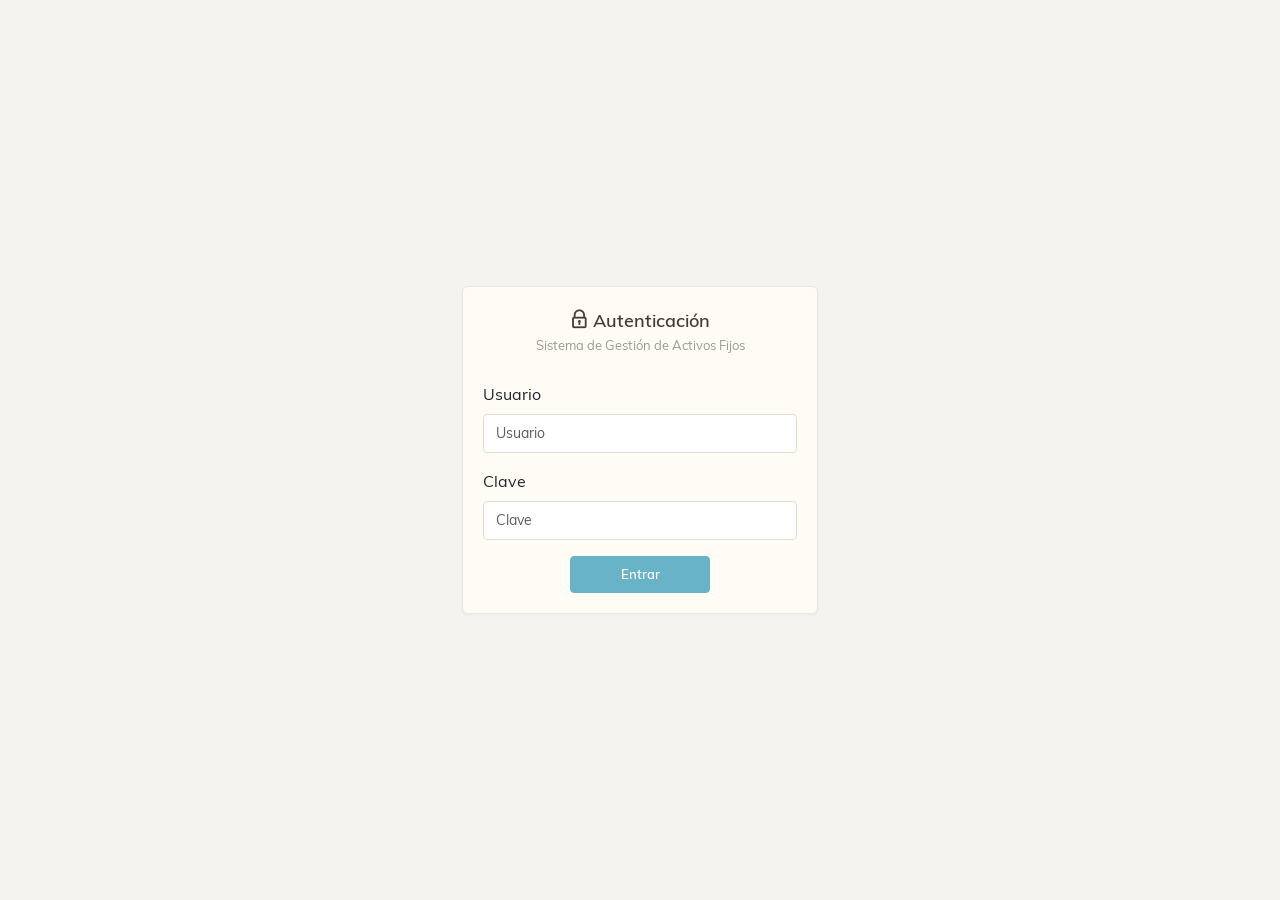
<file: index.html>
<!doctype html>
<html lang="es">
<head>
	<meta charset="utf-8" />
	<link rel="apple-touch-icon" sizes="76x76" href="assets/img/favicon.ico">
	<link rel="icon" type="image/png" sizes="96x96" href="assets/img/favicon.ico">
	<meta http-equiv="X-UA-Compatible" content="IE=edge,chrome=1" />

	<title data-bind="text: 'SIGESAF | ' + router.currentPage().title()">SIGESAF | Cargando...</title>

	<meta content='width=device-width, initial-scale=1.0, maximum-scale=1.0, user-scalable=0' name='viewport' />
    <meta name="viewport" content="width=device-width" />


    <!-- Bootstrap 5 core CSS -->
    <link href="assets/css/bootstrap5.min.css" rel="stylesheet" />

    <!-- Animation library for notifications -->
    <link href="assets/css/animate.min.css" rel="stylesheet"/>

    <!-- SIGESAF Custom Theme -->
    <link href="assets/css/sigesaf.css" rel="stylesheet"/>

    <!--  Fonts and icons     -->
    <link href="assets/fonts/muli/stylesheet.css" rel='stylesheet' type='text/css'>
    <link href="assets/css/themify-icons.css" rel="stylesheet">

    <!-- DataTables with export -->
    <link rel="stylesheet" href="assets/css/datatables/dataTables.bootstrap5.min.css">
    <link rel="stylesheet" href="assets/css/datatables/buttons.bootstrap5.min.css">
</head>
<body>
<div id="dhtmltooltip"></div>
<div id="loader">
    <img id="loader-img" src="[data-uri]" alt="loader">
</div>

<div id="body" class="wrapper" style="display: none">
    <div class="sidebar">
    	<div class="sidebar-wrapper">
            <div class="logo">
                <a href="#" class="simple-text">
                    SIGESAF
                </a>
            </div>
            <ul class="nav">
                <li class="nav-dashboard active">
                    <a href="#">
                        <i class="ti-panel"></i>
                        <p>Dashboard</p>
                    </a>
                </li>
                <li class="nav-usuarios">
                    <a href="#usuarios">
                        <i class="ti-user"></i>
                        <p>Usuarios</p>
                    </a>
                </li>
                <li class="nav-locales">
                    <a href="#locales">
                        <i class="ti-layout"></i>
                        <p>Locales</p>
                    </a>
                </li>
                <li class="nav-equipos">
                    <a href="#equipos">
                        <i class="ti-layout-list-thumb"></i>
                        <p>Equipos</p>
                    </a>
                </li>
                <li class="nav-marcas">
                    <a href="#marcas">
                        <i class="ti-tag"></i>
                        <p>Marcas</p>
                    </a>
                </li>
                <li class="nav-tipos">
                    <a href="#tiposEquipos">
                        <i class="ti-layers"></i>
                        <p>Tipos de Equipos</p>
                    </a>
                </li>
                <li class="nav-reportes">
                    <a href="#reportes">
                        <i class="ti-alert"></i>
                        <p>Reportes</p>
                    </a>
                </li>
                <li class="nav-prestamos">
                    <a href="#prestamos">
                        <i class="ti-exchange-vertical"></i>
                        <p>Pr&eacute;stamos</p>
                    </a>
                </li>
            </ul>
    	</div>
    </div>

    <div class="main-panel">
        <nav class="navbar navbar-expand-lg navbar-light bg-light">
            <div class="container-fluid">
                <button class="navbar-toggler d-md-none me-2" type="button" id="sidebarToggle">
                    <span class="navbar-toggler-icon"></span>
                </button>
                <span class="navbar-brand" data-bind="text: router.currentPage().title">Dashboard</span>
                <button class="navbar-toggler d-lg-none" type="button" data-bs-toggle="collapse" data-bs-target="#navbarNav" aria-controls="navbarNav" aria-expanded="false" aria-label="Toggle navigation">
                    <span class="navbar-toggler-icon"></span>
                </button>
                <div class="collapse navbar-collapse" id="navbarNav">
                    <ul class="navbar-nav ms-auto">
						<li class="nav-item">
                            <a class="nav-link" href="#config" title="Configuraci&oacute;n">
                                <i class="ti-settings"></i>
                                Configuraci&oacute;n
                            </a>
                        </li>
                        <li class="nav-item">
                            <a class="nav-link" href="#logoff" title="Cerrar sesi&oacute;n">
                                <i class="ti-export"></i>
                                Salir
                            </a>
                        </li>
                    </ul>
                </div>
            </div>
        </nav>

        <div class="content">
            <script id="home-template" type="text/html">
                <div class="row g-3">
                    <div class="col-lg-3 col-sm-4">
                        <div class="stats-card">
                            <div class="content">
                                <div class="row">
                                    <div class="col-5">
                                        <div class="icon-big icon-warning text-center">
                                            <i class="ti-desktop"></i>
                                        </div>
                                    </div>
                                    <div class="col-7">
                                        <div class="numbers">
                                            <p>Total de TV</p>
                                            <span data-bind="text: d.t_c_tv"></span>
                                        </div>
                                    </div>
                                </div>
                                <div class="footer">
                                    <hr />
                                    <div class="stats">
                                        <i class="ti-face-smile"></i> Funcionando: <span data-bind="text: d.c_tv"></span><br/>
                                        <i class="ti-face-sad"></i> Rotos: <span data-bind="text: d.c_tv_r"></span>
                                    </div>
                                </div>
                            </div>
                        </div>
                    </div>
                    <div class="col-lg-3 col-sm-4">
                        <div class="stats-card">
                            <div class="content">
                                <div class="row">
                                    <div class="col-5">
                                        <div class="icon-big icon-success text-center">
                                            <i class="ti-clipboard"></i>
                                        </div>
                                    </div>
                                    <div class="col-7">
                                        <div class="numbers">
                                            <p>Reportes recibidos</p>
                                            <span data-bind="text: d.c_r"></span>
                                        </div>
                                    </div>
                                </div>
                                <div class="footer">
                                    <hr />
                                    <div class="stats">
                                        <i class="ti-reload"></i> Hace diez segundos
                                    </div>
                                </div>
                            </div>
                        </div>
                    </div>
                    <div class="col-lg-3 col-sm-4">
                        <div class="stats-card">
                            <div class="content">
                                <div class="row">
                                    <div class="col-5">
                                        <div class="icon-big icon-danger text-center">
                                            <i class="ti-exchange-vertical"></i>
                                        </div>
                                    </div>
                                    <div class="col-7">
                                        <div class="numbers">
                                            <p>Prestamos hechos</p>
                                            <span data-bind="text: d.c_p_h"></span>
                                        </div>
                                    </div>
                                </div>
                                <div class="footer">
                                    <hr />
                                    <div class="stats">
                                        <i class="ti-timer"></i> En la &uacute;ltima hora
                                    </div>
                                </div>
                            </div>
                        </div>
                    </div>
                    <div class="col-lg-3 col-sm-4">
                        <div class="stats-card">
                            <div class="content">
                                <div class="row">
                                    <div class="col-5">
                                        <div class="icon-big icon-info text-center">
                                            <i class="ti-exchange-vertical"></i>
                                        </div>
                                    </div>
                                    <div class="col-7">
                                        <div class="numbers">
                                            <p>Prestamos recibidos</p>
                                            <span data-bind="text: d.c_p_r"></span>
                                        </div>
                                    </div>
                                </div>
                                <div class="footer">
                                    <hr />
                                    <div class="stats">
                                        <i class="ti-reload"></i> Actualizado ahora
                                    </div>
                                </div>
                            </div>
                        </div>
                    </div>
                </div>
                <div class="row g-3">                    
                    <div class="col-lg-3 col-sm-4">
                        <div class="stats-card">
                            <div class="content">
                                <div class="row">
                                    <div class="col-5">
                                        <div class="icon-big icon-warning text-center">
                                            <i class="ti-write"></i>
                                        </div>
                                    </div>
                                    <div class="col-7">
                                        <div class="numbers">
                                            <p>Total Computadoras</p>
                                            <span data-bind="text: d.t_c_c"></span>
                                        </div>
                                    </div>
                                </div>
                                <div class="footer">
                                    <hr />
                                    <div class="stats">
                                        <i class="ti-face-smile"></i> Funcionando: <span data-bind="text: d.c_c"></span><br/>
                                        <i class="ti-face-sad"></i> Rotas: <span data-bind="text: d.c_c_r"></span>
                                    </div>
                                </div>
                            </div>
                        </div>
                    </div>
                    <div class="col-lg-3 col-sm-4">
                        <div class="stats-card">
                            <div class="content">
                                <div class="row">
                                    <div class="col-5">
                                        <div class="icon-big icon-success text-center">
                                            <i class="ti-harddrives"></i>
                                        </div>
                                    </div>
                                    <div class="col-7">
                                        <div class="numbers">
                                            <p>Total PC Terminales</p>
                                            <span data-bind="text: d.t_c_pc"></span>
                                        </div>
                                    </div>
                                </div>
                                <div class="footer">
                                    <hr />
                                    <div class="stats">
                                        <i class="ti-face-smile"></i> Funcionando: <span data-bind="text: d.c_pc"></span><br/>
                                        <i class="ti-face-sad"></i> Rotas: <span data-bind="text: d.c_pc_r"></span>
                                    </div>
                                </div>
                            </div>
                        </div>
                    </div>
                    <div class="col-lg-3 col-sm-4">
                        <div class="stats-card">
                            <div class="content">
                                <div class="row">
                                    <div class="col-5">
                                        <div class="icon-big icon-danger text-center">
                                            <i class="ti-harddrive"></i>
                                        </div>
                                    </div>
                                    <div class="col-7">
                                        <div class="numbers">
                                            <p>Total Clientes Ligeros</p>
                                            <span data-bind="text: d.t_c_c_l"></span>
                                        </div>
                                    </div>
                                </div>
                                <div class="footer">
                                    <hr />
                                    <div class="stats">
                                        <i class="ti-face-smile"></i> Funcionando: <span data-bind="text: d.c_c_l"></span><br/>
                                        <i class="ti-face-sad"></i> Rotos: <span data-bind="text: d.c_c_l_r"></span>
                                    </div>
                                </div>
                            </div>
                        </div>
                    </div>
                    <div class="col-lg-3 col-sm-4">
                        <div class="stats-card">
                            <div class="content">
                                <div class="row">
                                    <div class="col-5">
                                        <div class="icon-big icon-info text-center">
                                            <i class="ti-server"></i>
                                        </div>
                                    </div>
                                    <div class="col-7">
                                        <div class="numbers">
                                            <p>Total Servidores</p>
                                            <span data-bind="text: d.t_c_s"></span>
                                        </div>
                                    </div>
                                </div>
                                <div class="footer">
                                    <hr />
                                    <div class="stats">
                                        <i class="ti-face-smile"></i> Funcionando: <span data-bind="text: d.c_s"></span><br/>
                                        <i class="ti-face-sad"></i> Rotos: <span data-bind="text: d.c_s_r"></span>
                                    </div>
                                </div>
                            </div>
                        </div>
                    </div>
                </div>
                <!-- aqui -->
            </script>
            <!--usuarios-->
            <script id="pg-usuarios" type="text/html">
                <div class="row">
                    <div class="col-md-12">
                        <div class="card">
                            <div class="header">
                                <button class="btn btn-secondary float-end" data-bind="click: u.nuevo">Agregar</button>
                                <h4 class="title"><i class="ti-user"></i>&nbsp;Usuarios</h4>
                                <p class="category">Lista de usuarios registrados bajo su dominio.</p>
                            </div>
                            <div class="content table-full-width dt-table-wrap">
                                <table id="tbl-usuarios" class="table table-striped">
                                    <thead>
                                        <tr>
                                            <th></th>
                                            <th>Usuario</th>
                                            <th>Nombre</th>
                                            <th>Local</th>
                                            <th>Acciones</th>
                                        </tr>
                                    </thead>
                                    <tbody>
                                        <!-- ko foreach: u.usuarios -->
                                        <tr>
                                        	<td><span class="badge bg-info" data-bind="text: rol"></span></td>
                                            <td><span data-bind="text: usuario"></span></td>
                                        	<td data-bind="text: nombre"></td> 
                                        	<td data-bind="text: local"></td>
                                            <td>
                                                <button class="btn btn-action btn-action-edit" title="Editar" data-bind="click: $parent.u.editar">
                                                    <i class="ti-pencil"></i>
                                                </button>
                                                <button class="btn btn-action btn-action-delete" title="Eliminar" data-bind="click: $parent.u.eliminar">
                                                    <i class="ti-trash"></i>
                                                </button>
                                            </td>
                                        </tr>
                                        <!-- /ko -->
                                    </tbody>
                                </table>
                            </div>
                        </div>
                    </div>
                </div>
            </script>

            <script id="pg-editar-usuario" type="text/html">
                <div class="row" data-bind="visible: ((!u.usuarios().length))">
                    <div class="col-md-9">
                        <div class="card"><div class="content empty-state-inline">
                            <i class="ti-user"></i>
                            <h4>El usuario solicitado no existe.</h4>
                        </div></div>
                    </div>
                </div>
                <div class="row" data-bind="visible: (u.usuarios().length), foreach: u.usuarios">
                    <div class="col-md-9">
                        <div class="card">
                            <div class="header">
                                <h4 class="title"><i class="ti-user"></i>&nbsp;Editar usuario</h4>
                            </div>
                            <div class="content">
                                <form data-bind="submit: $parent.u.modificar">
                                    <div class="row">
                                        <div class="col-md-7">
                                            <div class="form-group">
                                                <label>Nombre</label>
                                                <input type="text" class="form-control border-input" placeholder="Nombre" data-bind="value: nombre" required>
                                            </div>
                                        </div>
                                        <div class="col-md-5">
                                            <div class="form-group">
                                                <label>Nombre de usuario</label>
                                                <input type="text" class="form-control border-input" placeholder="Nombre de usuario" data-bind="value: usuario" required>
                                            </div>
                                        </div>
                                    </div>
                                    <div class="row">
                                        <div class="col-md-9">
                                            <div class="form-group">
                                                <label>Local</label>
                                                <select class="form-control border-input" data-bind='options: $parent.l.locales, optionsText: "path", optionsValue: "id", value: id_local' required></select>
                                            </div>
                                        </div>
                                        <div class="col-md-3">
                                            <div class="form-group">
                                                <label>Rol</label>
                                                <select class="form-control border-input" data-bind="value: rol">
                                                    <option value="administrador">Administrador</option>
                                                    <option value="tecnico">T&eacute;cnico</option>
                                                    <option value="consulta">Consulta</option>
                                                </select>
                                            </div>
                                        </div>
                                    </div>

                                    <div class="text-center">
                                        <button type="submit" class="btn btn-info btn-fill btn-wd">Guardar cambios</button>
                                    </div>
                                    <div class="clearfix"></div>
                                </form>
                            </div>
                        </div>
                    </div>
                </div>
            </script>

            <script id="pg-nuevo-usuario" type="text/html">
                <div class="row">
                    <div class="col-md-9">
                        <div class="card">
                            <div class="header">
                                <h4 class="title"><i class="ti-user"></i>&nbsp;Agregar usuario</h4>
                            </div>
                            <div class="content">
                                <form data-bind="submit: u.guardar">
                                    <div class="row">
                                        <div class="col-md-6">
                                            <div class="form-group">
                                                <label>Nombre</label>
                                                <input type="text" class="form-control border-input" placeholder="Nombre" data-bind="value: u.d.nombre" required>
                                            </div>
                                        </div>
                                        <div class="col-md-3">
                                            <div class="form-group">
                                                <label>Nombre de usuario</label>
                                                <input type="text" class="form-control border-input" placeholder="Nombre de usuario" data-bind="value: u.d.usuario" required>
                                            </div>
                                        </div>
                                        <div class="col-md-3">
                                            <div class="form-group">
                                                <label>Rol</label>
                                                <select class="form-control border-input" data-bind="value: u.d.rol">
                                                    <option value="administrador">Administrador</option>
                                                    <option value="tecnico">T&eacute;cnico</option>
                                                    <option value="consulta">Consulta</option>
                                                </select>
                                            </div>
                                        </div>
                                    </div>
                                    <div class="row">
                                        <div class="col-md-7">
                                            <div class="form-group">
                                                <label>Local</label>
                                                <select class="form-control border-input" data-bind='options: l.locales, optionsText: "path", optionsValue: "id", value: u.d.id_local' required></select>
                                            </div>
                                        </div>
                                        <div class="col-md-5">
                                            <div class="form-group">
                                                <label>Clave</label>
                                                <input type="password" class="form-control border-input" placeholder="Clave" data-bind="value: u.d.clave" required>
                                            </div>
                                        </div>
                                    </div>

                                    <div class="text-center">
                                        <button type="submit" class="btn btn-info btn-fill btn-wd">Agregar</button>
                                    </div>
                                    <div class="clearfix"></div>
                                </form>
                            </div>
                        </div>
                    </div>
                </div>
            </script>
            <!--/usuarios-->
            <!--locales-->
            <script id="pg-locales" type="text/html">
                <div class="row">
                    <div class="col-md-12">
                        <div class="card">
                            <div class="header">
                                <button class="btn btn-secondary float-end" data-bind="click: l.nuevo">Agregar</button>
                                <h4 class="title"><i class="ti-layout"></i>&nbsp;Locales</h4>
                                <p class="category">Lista de locales registrados bajo su dominio.</p>
                            </div>
                            <div class="content table-full-width dt-table-wrap">
                                <table id="tbl-locales" class="table table-striped">
                                    <thead>
                                        <tr>
                                            <th>Id</th>
                                            <th>Local</th>
                                            <th>Local padre</th>
                                            <th></th>
                                        </tr>
                                    </thead>
                                    <tbody>
                                        <!-- ko foreach: l.locales -->
                                        <tr>
                                            <td data-bind="text: id"></td>
                                            <td data-bind="text: local"></td> 
                                            <td data-bind="text: padre"></td>
                                            <td>
                                                <button class="btn btn-action btn-action-edit" title="Editar" data-bind="click: $parent.l.editar">
                                                    <i class="ti-pencil"></i>
                                                </button>
                                                <button class="btn btn-action btn-action-delete" title="Eliminar" data-bind="click: $parent.l.eliminar">
                                                    <i class="ti-trash"></i>
                                                </button>
                                            </td>
                                        </tr>
                                        <!-- /ko -->
                                    </tbody>
                                </table>
                            </div>
                        </div>
                    </div>
                </div>
            </script>
            
            <script id="pg-editar-local" type="text/html">
                <div class="row" data-bind="visible: ((!l2.locales().length))">
                    <div class="col-md-9">
                        <div class="card"><div class="content empty-state-inline">
                            <i class="ti-layout"></i>
                            <h4>El local solicitado no existe.</h4>
                        </div></div>
                    </div>
                </div>
                <div class="row" data-bind="visible: (l2.locales().length), foreach: l2.locales">
                    <div class="col-md-9">
                        <div class="card">
                            <div class="header">
                                <h4 class="title"><i class="ti-layout"></i>&nbsp;Editar local</h4>
                            </div>
                            <div class="content">
                                <form data-bind="submit: $parent.l2.modificar">
                                    <div class="row">
                                        <div class="col-md-6">
                                            <div class="form-group">
                                                <label>Local</label>
                                                <input type="text" class="form-control border-input" placeholder="Local" data-bind="value: local" required>
                                            </div>
                                        </div>
                                        <div class="col-md-6">
                                            <div class="form-group">
                                                <label>Local padre</label>
                                                <select class="form-control border-input" data-bind='options: $parent.l.locales, optionsText: "path", optionsValue: "id", value: id_padre' required></select>
                                            </div>
                                        </div>
                                    </div>
                                    
                                    <div class="text-center">
                                        <button type="submit" class="btn btn-info btn-fill btn-wd">Guardar cambios</button>
                                    </div>
                                    <div class="clearfix"></div>
                                </form>
                            </div>
                        </div>
                    </div>
                </div>
            </script>
            
            <script id="pg-nuevo-local" type="text/html">
                <div class="row">
                    <div class="col-md-9">
                        <div class="card">
                            <div class="header">
                                <h4 class="title"><i class="ti-layout"></i>&nbsp;Agregar local</h4>
                            </div>
                            <div class="content">
                                <form data-bind="submit: l.guardar">
                                    <div class="row">
                                        <div class="col-md-6">
                                            <div class="form-group">
                                                <label>Local</label>
                                                <input type="text" class="form-control border-input" placeholder="Local" data-bind="value: l.d.local" required>
                                            </div>
                                        </div>
                                        <div class="col-md-6">
                                            <div class="form-group">
                                                <label>Local padre</label>
                                                <select class="form-control border-input" data-bind='options: l.locales, optionsText: "path", optionsValue: "id", value: l.d.id_padre' required></select>
                                            </div>
                                        </div>
                                    </div>
            
                                    <div class="text-center">
                                        <button type="submit" class="btn btn-info btn-fill btn-wd">Agregar</button>
                                    </div>
                                    <div class="clearfix"></div>
                                </form>
                            </div>
                        </div>
                    </div>
                </div>
            </script>
            <!--/locales-->
            <!--marcas-->
            <script id="pg-marcas" type="text/html">
                <div class="row">
                    <div class="col-md-12">
                        <div class="card">
                            <div class="header">
                                <button class="btn btn-secondary float-end" data-bind="click: m.nuevo">Agregar</button>
                                <h4 class="title"><i class="ti-tag"></i>&nbsp;Marcas</h4>
                                <p class="category">Lista de marcas registradas.</p>
                            </div>
                            <div class="content table-full-width dt-table-wrap">
                                <table class="table table-striped">
                                    <thead>
                                        <tr>
                                            <th>Id</th>
                                            <th>Marca</th>
                                            <th></th>
                                        </tr>
                                    </thead>
                                    <tbody>
                                        <!-- ko foreach: m.marcas -->
                                        <tr>
                                            <td data-bind="text: id"></td>
                                            <td data-bind="text: marca"></td>
                                            <td>
                                                <button class="btn btn-action btn-action-edit" title="Editar" data-bind="click: $parent.m.editar">
                                                    <i class="ti-pencil"></i>
                                                </button>
                                                <button class="btn btn-action btn-action-delete" title="Eliminar" data-bind="click: $parent.m.eliminar">
                                                    <i class="ti-trash"></i>
                                                </button>
                                            </td>
                                        </tr>
                                        <!-- /ko -->
                                    </tbody>
                                </table>
                            </div>
                        </div>
                    </div>
                </div>
            </script>

            <script id="pg-nuevo-marca" type="text/html">
                <div class="row">
                    <div class="col-md-9">
                        <div class="card">
                            <div class="header">
                                <h4 class="title"><i class="ti-tag"></i>&nbsp;Agregar marca</h4>
                            </div>
                            <div class="content">
                                <form data-bind="submit: m.guardar">
                                    <div class="row">
                                        <div class="col-md-6">
                                            <div class="form-group">
                                                <label>Marca</label>
                                                <input type="text" class="form-control border-input" placeholder="Marca" data-bind="value: m.d.marca" required>
                                            </div>
                                        </div>
                                    </div>
                                    <div class="text-center">
                                        <button type="submit" class="btn btn-info btn-fill btn-wd">Agregar</button>
                                    </div>
                                    <div class="clearfix"></div>
                                </form>
                            </div>
                        </div>
                    </div>
                </div>
            </script>

            <script id="pg-editar-marca" type="text/html">
                <div class="row" data-bind="visible: ((!m2.marcas().length))">
                    <div class="col-md-9">
                        <div class="card"><div class="content empty-state-inline">
                            <i class="ti-tag"></i>
                            <h4>La marca solicitada no existe.</h4>
                        </div></div>
                    </div>
                </div>
                <div class="row" data-bind="visible: (m2.marcas().length), foreach: m2.marcas">
                    <div class="col-md-9">
                        <div class="card">
                            <div class="header">
                                <h4 class="title"><i class="ti-tag"></i>&nbsp;Editar marca</h4>
                            </div>
                            <div class="content">
                                <form data-bind="submit: $parent.m2.modificar">
                                    <div class="row">
                                        <div class="col-md-6">
                                            <div class="form-group">
                                                <label>Marca</label>
                                                <input type="text" class="form-control border-input" placeholder="Marca" data-bind="value: marca" required>
                                            </div>
                                        </div>
                                    </div>
                                    <div class="text-center">
                                        <button type="submit" class="btn btn-info btn-fill btn-wd">Guardar cambios</button>
                                    </div>
                                    <div class="clearfix"></div>
                                </form>
                            </div>
                        </div>
                    </div>
                </div>
            </script>
            <!--/marcas-->
            <!--tiposEquipos-->
            <script id="pg-tipos-equipos" type="text/html">
                <div class="row">
                    <div class="col-md-12">
                        <div class="card">
                            <div class="header">
                                <button class="btn btn-secondary float-end" data-bind="click: t_e.nuevo">Agregar</button>
                                <h4 class="title"><i class="ti-layers"></i>&nbsp;Tipos de Equipos</h4>
                                <p class="category">Lista de tipos de equipos registrados.</p>
                            </div>
                            <div class="content table-full-width dt-table-wrap">
                                <table class="table table-striped">
                                    <thead>
                                        <tr>
                                            <th>Id</th>
                                            <th>Tipo</th>
                                            <th>Descripci&oacute;n</th>
                                            <th></th>
                                        </tr>
                                    </thead>
                                    <tbody>
                                        <!-- ko foreach: t_e.tipos -->
                                        <tr>
                                            <td data-bind="text: id"></td>
                                            <td data-bind="text: tipo"></td>
                                            <td data-bind="text: descripcion"></td>
                                            <td>
                                                <button class="btn btn-action btn-action-edit" title="Editar" data-bind="click: $parent.t_e.editar">
                                                    <i class="ti-pencil"></i>
                                                </button>
                                                <button class="btn btn-action btn-action-delete" title="Eliminar" data-bind="click: $parent.t_e.eliminar">
                                                    <i class="ti-trash"></i>
                                                </button>
                                            </td>
                                        </tr>
                                        <!-- /ko -->
                                    </tbody>
                                </table>
                            </div>
                        </div>
                    </div>
                </div>
            </script>

            <script id="pg-nuevo-tipo-equipo" type="text/html">
                <div class="row">
                    <div class="col-md-9">
                        <div class="card">
                            <div class="header">
                                <h4 class="title"><i class="ti-layers"></i>&nbsp;Agregar tipo de equipo</h4>
                            </div>
                            <div class="content">
                                <form data-bind="submit: t_e.guardar">
                                    <div class="row">
                                        <div class="col-md-6">
                                            <div class="form-group">
                                                <label>Tipo</label>
                                                <input type="text" class="form-control border-input" placeholder="Tipo" data-bind="value: t_e.d.tipo" required>
                                            </div>
                                        </div>
                                        <div class="col-md-6">
                                            <div class="form-group">
                                                <label>Descripci&oacute;n</label>
                                                <input type="text" class="form-control border-input" placeholder="Descripci&oacute;n" data-bind="value: t_e.d.descripcion">
                                            </div>
                                        </div>
                                    </div>
                                    <div class="text-center">
                                        <button type="submit" class="btn btn-info btn-fill btn-wd">Agregar</button>
                                    </div>
                                    <div class="clearfix"></div>
                                </form>
                            </div>
                        </div>
                    </div>
                </div>
            </script>

            <script id="pg-editar-tipo-equipo" type="text/html">
                <div class="row" data-bind="visible: ((!t2.tipos().length))">
                    <div class="col-md-9">
                        <div class="card"><div class="content empty-state-inline">
                            <i class="ti-layers"></i>
                            <h4>El tipo de equipo solicitado no existe.</h4>
                        </div></div>
                    </div>
                </div>
                <div class="row" data-bind="visible: (t2.tipos().length), foreach: t2.tipos">
                    <div class="col-md-9">
                        <div class="card">
                            <div class="header">
                                <h4 class="title"><i class="ti-layers"></i>&nbsp;Editar tipo de equipo</h4>
                            </div>
                            <div class="content">
                                <form data-bind="submit: $parent.t2.modificar">
                                    <div class="row">
                                        <div class="col-md-6">
                                            <div class="form-group">
                                                <label>Tipo</label>
                                                <input type="text" class="form-control border-input" placeholder="Tipo" data-bind="value: tipo" required>
                                            </div>
                                        </div>
                                        <div class="col-md-6">
                                            <div class="form-group">
                                                <label>Descripci&oacute;n</label>
                                                <input type="text" class="form-control border-input" placeholder="Descripci&oacute;n" data-bind="value: descripcion">
                                            </div>
                                        </div>
                                    </div>
                                    <div class="text-center">
                                        <button type="submit" class="btn btn-info btn-fill btn-wd">Guardar cambios</button>
                                    </div>
                                    <div class="clearfix"></div>
                                </form>
                            </div>
                        </div>
                    </div>
                </div>
            </script>
            <!--/tiposEquipos-->
            <!--equipos-->
            <script id="pg-equipos" type="text/html">
                <div class="row">
                    <div class="col-md-12">
                        <div class="card">
                            <div class="header">
                                <button class="btn btn-secondary float-end" data-bind="click: e.nuevo">Agregar</button>
                                <h4 class="title"><i class="ti-layout-list-thumb"></i>&nbsp;Equipos</h4>
                                <p class="category">Lista de equipos registrados bajo su dominio.</p>
                            </div>
                            <div class="content table-full-width dt-table-wrap">
                                <table id="tbl-equipos" class="table table-striped">
                                    <thead>
                                        <tr>
                                            <th>Inv</th>
                                            <th>Tipo</th>
                                            <th>Estado</th>
                                            <th>Local</th>
                                            <th></th>
                                        </tr>
                                    </thead>
                                    <tbody>
                                        <!-- ko foreach: e.equipos -->
                                        <tr data-bind="event: { mouseover: function(){ddrivetip('<strong>inventario:</strong> '+no_inv() +'<br/><strong>estado:</strong> '+estado()+'<br/><strong>local:</strong> '+local()+'<br/><strong>marca:</strong> '+marca()+'<br/><strong>tipo:</strong> '+tipo()+'<br/><strong>modelo:</strong> '+modelo()+'<br/><strong>serie:</strong> '+numero_serie()+'<br/><strong>sello:</strong> '+sello()+'<br/><strong>fecha compra:</strong> '+fecha_compra()+'<br/><strong>garant&iacute;a:</strong> '+garantia()+' meses<br/><strong>responsable:</strong> '+responsable()+'<br/><strong>observaciones:</strong> '+observaciones())}, mouseout: hideddrivetip }">
                                            <td data-tooltip="sticky1" data-bind="text: no_inv"></td>
                                            <td data-bind="text: tipo"></td>
                                            <td data-bind="text: estado"></td>
                                            <td data-bind="text: local"></td>
                                            <td>
                                                <button class="btn btn-action btn-action-edit" title="Editar" data-bind="click: $parent.e.editar">
                                                    <i class="ti-pencil"></i>
                                                </button>
                                                <button class="btn btn-action btn-action-delete" title="Eliminar" data-bind="click: $parent.e.eliminar">
                                                    <i class="ti-trash"></i>
                                                </button>
                                                <button class="btn btn-action btn-action-report" title="Reportar" data-bind="click: $parent.e.reporte">
                                                    <i class="ti-alert"></i>
                                                </button>
                                                <button class="btn btn-action btn-action-loan" title="Solicitar pr&eacute;stamo" data-bind="click: $parent.e.prestamo">
                                                    <i class="ti-exchange-vertical"></i>
                                                </button>
                                            </td>
                                        </tr>
                                        <!-- /ko -->
                                    </tbody>
                                </table>
                            </div>
                        </div>
                    </div>
                </div>
            </script>
                        
            <script id="pg-editar-equipo" type="text/html">
                <div class="row" data-bind="visible: ((!e.equipos().length))">
                    <div class="col-md-9">
                        <div class="card"><div class="content empty-state-inline">
                            <i class="ti-layout-list-thumb"></i>
                            <h4>El equipo solicitado no existe.</h4>
                        </div></div>
                    </div>
                </div>
                <div class="row" data-bind="visible: (e.equipos().length&&l.locales().length&&e_e.estados().length&&t_e.tipos().length&&m.marcas().length), foreach: e.equipos">
                    <div class="col-md-9">
                        <div class="card">
                            <div class="header">
                                <h4 class="title"><i class="ti-layout-list-thumb"></i>&nbsp;Editar equipo</h4>
                            </div>
                            <div class="content">
                                <form data-bind="submit: $parent.e.modificar">
                                    <div class="row">
                                        <div class="col-md-3">
                                            <div class="form-group">
                                                <label>No. Inventario</label>
                                                <input type="number" class="form-control border-input" placeholder="No. de inventario" data-bind="value: no_inv" required readonly>
                                            </div>
                                        </div>
                                        <div class="col-md-5">
                                            <div class="form-group">
                                                <label>Local</label>
                                                <select class="form-control border-input" data-bind='options: $parent.l.locales, optionsText: "path", optionsValue: "id", value: id_local' required></select>
                                            </div>
                                        </div>
                                        <div class="col-md-4">
                                            <div class="form-group">
                                                <label>Estado t&eacute;cnico</label>
                                                <select class="form-control border-input" data-bind='options: $parent.e_e.estados, optionsText: "estado", optionsValue: "id", value: id_estado' required></select>
                                            </div>
                                        </div>
                                    </div>
                                    <div class="row">
                                        <div class="col-md-4">
                                            <div class="form-group">
                                                <label>Tipo de equipo</label>
                                                <select class="form-control border-input" data-bind='options: $parent.t_e.tipos, optionsText: "tipo", optionsValue: "id", value: id_tipo' required></select>
                                            </div>
                                        </div>
                                        <div class="col-md-4">
                                            <div class="form-group">
                                                <label>Marca</label>
                                                <select class="form-control border-input" data-bind='options: $parent.m.marcas, optionsText: "marca", optionsValue: "id", value: id_marca' required></select>
                                            </div>
                                        </div>
                                        <div class="col-md-4">
                                            <div class="form-group">
                                                <label>Sello</label>
                                                <input type="text" class="form-control border-input" placeholder="Sello" data-bind="value: sello">
                                            </div>
                                        </div>
                                    </div>
                                    <div class="row">
                                        <div class="col-md-4">
                                            <div class="form-group">
                                                <label>Modelo</label>
                                                <input type="text" class="form-control border-input" placeholder="Modelo" data-bind="value: modelo">
                                            </div>
                                        </div>
                                        <div class="col-md-4">
                                            <div class="form-group">
                                                <label>N&uacute;mero de serie</label>
                                                <input type="text" class="form-control border-input" placeholder="N&uacute;mero de serie" data-bind="value: numero_serie">
                                            </div>
                                        </div>
                                        <div class="col-md-4">
                                            <div class="form-group">
                                                <label>Fecha de compra</label>
                                                <input type="date" class="form-control border-input" data-bind="value: fecha_compra">
                                            </div>
                                        </div>
                                    </div>
                                    <div class="row">
                                        <div class="col-md-4">
                                            <div class="form-group">
                                                <label>Garant&iacute;a (meses)</label>
                                                <input type="number" class="form-control border-input" placeholder="Meses de garant&iacute;a" data-bind="value: garantia">
                                            </div>
                                        </div>
                                        <div class="col-md-4">
                                            <div class="form-group">
                                                <label>Responsable</label>
                                                <input type="text" class="form-control border-input" placeholder="Responsable" data-bind="value: responsable">
                                            </div>
                                        </div>
                                        <div class="col-md-4">
                                            <div class="form-group">
                                                <label>C&oacute;digo QR</label>
                                                <div class="input-group">
                                                    <input type="text" class="form-control border-input" placeholder="C&oacute;digo QR" data-bind="value: codigo_qr" id="qr-input-edit">
                                                    <button class="btn btn-secondary" type="button" data-bind="click: function(){ generarQR('qr-input-edit', 'qr-display-edit'); }">
                                                        <i class="ti-layout"></i>
                                                    </button>
                                                </div>
                                                <div id="qr-display-edit" class="mt-2"></div>
                                            </div>
                                        </div>
                                    </div>
                                    <div class="row">
                                        <div class="col-md-12">
                                            <div class="form-group">
                                                <label>Observaciones</label>
                                                <textarea rows="3" class="form-control border-input" placeholder="Observaciones" data-bind="value: observaciones"></textarea>
                                            </div>
                                        </div>
                                    </div>                                               
                                    <div class="text-center">
                                        <button type="submit" class="btn btn-info btn-fill btn-wd">Guardar cambios</button>
                                    </div>
                                    <div class="clearfix"></div>
                                </form>
                            </div>
                        </div>
                    </div>
                </div>
            </script>
                        
            <script id="pg-nuevo-equipo" type="text/html">
                <div class="row">
                    <div class="col-md-9">
                        <div class="card">
                            <div class="header">
                                <h4 class="title"><i class="ti-layout-list-thumb"></i>&nbsp;Agregar equipo</h4>
                            </div>
                            <div class="content">
                                <form data-bind="submit: e.guardar">
                                    <div class="row">
                                        <div class="col-md-3">
                                            <div class="form-group">
                                                <label>No. Inventario</label>
                                                <input type="number" class="form-control border-input" placeholder="No. de inventario" data-bind="value: e.d.no_inv" required>
                                            </div>
                                        </div>
                                        <div class="col-md-5">
                                            <div class="form-group">
                                                <label>Local</label>
                                                <select class="form-control border-input" data-bind='options: l.locales, optionsText: "path", optionsValue: "id", value: e.d.id_local' required></select>
                                            </div>
                                        </div>
                                        <div class="col-md-4">
                                            <div class="form-group">
                                                <label>Estado t&eacute;cnico</label>
                                                <select class="form-control border-input" data-bind='options: e_e.estados, optionsText: "estado", optionsValue: "id", value: e.d.id_estado' required></select>
                                            </div>
                                        </div>
                                    </div>
                                    <div class="row">
                                        <div class="col-md-4">
                                            <div class="form-group">
                                                <label>Tipo de equipo</label>
                                                <select class="form-control border-input" data-bind='options: t_e.tipos, optionsText: "tipo", optionsValue: "id", value: e.d.id_tipo' required></select>
                                            </div>
                                        </div>
                                        <div class="col-md-4">
                                            <div class="form-group">
                                                <label>Marca</label>
                                                <select class="form-control border-input" data-bind='options: m.marcas, optionsText: "marca", optionsValue: "id", value: e.d.id_marca' required></select>
                                            </div>
                                        </div>
                                        <div class="col-md-4">
                                            <div class="form-group">
                                                <label>Sello</label>
                                                <input type="text" class="form-control border-input" placeholder="Sello" data-bind="value: e.d.sello">
                                            </div>
                                        </div>
                                    </div>
                                    <div class="row">
                                        <div class="col-md-4">
                                            <div class="form-group">
                                                <label>Modelo</label>
                                                <input type="text" class="form-control border-input" placeholder="Modelo" data-bind="value: e.d.modelo">
                                            </div>
                                        </div>
                                        <div class="col-md-4">
                                            <div class="form-group">
                                                <label>N&uacute;mero de serie</label>
                                                <input type="text" class="form-control border-input" placeholder="N&uacute;mero de serie" data-bind="value: e.d.numero_serie">
                                            </div>
                                        </div>
                                        <div class="col-md-4">
                                            <div class="form-group">
                                                <label>Fecha de compra</label>
                                                <input type="date" class="form-control border-input" data-bind="value: e.d.fecha_compra">
                                            </div>
                                        </div>
                                    </div>
                                    <div class="row">
                                        <div class="col-md-4">
                                            <div class="form-group">
                                                <label>Garant&iacute;a (meses)</label>
                                                <input type="number" class="form-control border-input" placeholder="Meses de garant&iacute;a" data-bind="value: e.d.garantia">
                                            </div>
                                        </div>
                                        <div class="col-md-4">
                                            <div class="form-group">
                                                <label>Responsable</label>
                                                <input type="text" class="form-control border-input" placeholder="Responsable" data-bind="value: e.d.responsable">
                                            </div>
                                        </div>
                                        <div class="col-md-4">
                                            <div class="form-group">
                                                <label>C&oacute;digo QR</label>
                                                <div class="input-group">
                                                    <input type="text" class="form-control border-input" placeholder="C&oacute;digo QR" data-bind="value: e.d.codigo_qr" id="qr-input-new">
                                                    <button class="btn btn-secondary" type="button" data-bind="click: function(){ generarQR('qr-input-new', 'qr-display-new'); }">
                                                        <i class="ti-layout"></i>
                                                    </button>
                                                </div>
                                                <div id="qr-display-new" class="mt-2"></div>
                                            </div>
                                        </div>
                                    </div>
                                    <div class="row">
                                        <div class="col-md-12">
                                            <div class="form-group">
                                                <label>Observaciones</label>
                                                <textarea rows="3" class="form-control border-input" placeholder="Observaciones" data-bind="value: e.d.observaciones"></textarea>
                                            </div>
                                        </div>
                                    </div>
                                    <div class="text-center">
                                        <button type="submit" class="btn btn-info btn-fill btn-wd">Agregar</button>
                                    </div>
                                    <div class="clearfix"></div>
                                </form>
                            </div>
                        </div>
                    </div>
                </div>
            </script>
            
            <script id="pg-reportar-equipo" type="text/html">
                <div class="row" data-bind="visible: ((!e.equipos().length))">
                    <div class="col-md-9">
                        <div class="card"><div class="content empty-state-inline">
                            <i class="ti-layout-list-thumb"></i>
                            <h4>El equipo solicitado no existe.</h4>
                        </div></div>
                    </div>
                </div>
                <div class="row" data-bind="visible: (e.equipos().length), foreach: e.equipos">
                    <div class="col-md-9">
                        <div class="card">
                            <div class="header">
                                <h4 class="title"><i class="ti-alert"></i>&nbsp;Reportar equipo</h4>
                            </div>
                            <div class="content">
                                <form data-bind="submit: $parent.e.reportar">
                                    <div class="row">
                                        <div class="col-md-6">
                                            <div class="form-group">
                                                <label>Equipo</label>
                                                <input type="text" class="form-control border-input" placeholder="Equipo" data-bind="value: no_inv" required readonly>
                                            </div>
                                        </div>
                                        <div class="col-md-6">
                                            <div class="form-group">
                                                <label>Estado a reportar</label>
                                                <select class="form-control border-input" data-bind='options: $parent.e_r.estados, optionsText: "estado", optionsValue: "id", value: $parent.e.d.id_estado' required></select>
                                            </div>
                                        </div>
                                    </div>
                                    <div class="row">
                                        <div class="col-md-12">
                                            <div class="form-group">
                                                <label>Descripci&oacute;n del problema</label>
                                                <textarea rows="3" class="form-control border-input" placeholder="Descripci&oacute;n detallada del problema" data-bind="value: $parent.e.d.problema" required></textarea>
                                            </div>
                                        </div>
                                    </div>
                                    <div class="row">
                                        <div class="col-md-4">
                                            <div class="form-group">
                                                <label>T&eacute;cnico asignado</label>
                                                <input type="text" class="form-control border-input" placeholder="T&eacute;cnico asignado" data-bind="value: $parent.e.d.tecnico_asignado">
                                            </div>
                                        </div>
                                        <div class="col-md-4">
                                            <div class="form-group">
                                                <label>Tiempo de reparaci&oacute;n (horas)</label>
                                                <input type="number" step="0.5" class="form-control border-input" placeholder="Horas" data-bind="value: $parent.e.d.tiempo_reparacion">
                                            </div>
                                        </div>
                                        <div class="col-md-4">
                                            <div class="form-group">
                                                <label>Repuestos utilizados</label>
                                                <input type="text" class="form-control border-input" placeholder="Repuestos" data-bind="value: $parent.e.d.repuestos_usados">
                                            </div>
                                        </div>
                                    </div>
                                    <div class="row">
                                        <div class="col-md-12">
                                            <div class="form-group">
                                                <label>Acciones realizadas</label>
                                                <textarea rows="3" class="form-control border-input" placeholder="Acciones realizadas" data-bind="value: $parent.e.d.acciones_realizadas"></textarea>
                                            </div>
                                        </div>
                                    </div>
                                                
                                    <div class="text-center">
                                        <button type="submit" class="btn btn-info btn-fill btn-wd">Reportar</button>
                                    </div>
                                    <div class="clearfix"></div>
                                </form>
                            </div>
                        </div>
                    </div>
                </div>
            </script>
            
            <script id="pg-prestar-equipo" type="text/html">
                <div class="row" data-bind="visible: ((!e.equipos().length))">
                    <div class="col-md-9">
                        <div class="card"><div class="content empty-state-inline">
                            <i class="ti-layout-list-thumb"></i>
                            <h4>El equipo solicitado no existe.</h4>
                        </div></div>
                    </div>
                </div>
                <div class="row" data-bind="visible: (e.equipos().length), foreach: e.equipos">
                    <div class="col-md-9">
                        <div class="card">
                            <div class="header">
                                <h4 class="title"><i class="ti-exchange-vertical"></i>&nbsp;Solicitar pr&eacute;stamo</h4>
                            </div>
                            <div class="content">
                                <form data-bind="submit: $parent.e.prestar">
                                    <div class="row">
                                        <div class="col-md-6">
                                            <div class="form-group">
                                                <label>Equipo</label>
                                                <input type="text" class="form-control border-input" placeholder="Equipo" data-bind="value: no_inv" required readonly>
                                            </div>
                                        </div>
                                        <div class="col-md-6">
                                            <div class="form-group">
                                                <label>Fecha fin</label>
                                                <input type="date" class="form-control border-input" placeholder="Fecha fin" data-bind="value: $parent.e.d.fecha_fin" required>
                                            </div>
                                        </div>
                                        
                                    </div>
                                    <div class="row">
                                        <div class="col-md-5">
                                            <div class="form-group">
                                                <label>Recibe</label>
                                                <input type="text" class="form-control border-input" placeholder="Recibe" data-bind="value: $parent.e.d.recibe" required>
                                            </div>
                                        </div>
                                        <div class="col-md-7">
                                            <div class="form-group">
                                                <label>Destino</label>
                                                <input type="text" list="listaLocales" class="form-control border-input" placeholder="Destino" data-bind='datalist: { options: $parent.l.locales, optionsText: "path", optionsValue: "id", value: $parent.e.destino }, value: $parent.e.d.local_req' required>
                                            </div>
                                        </div>
                                    </div>
                                    <div class="row">
                                        <div class="col-md-12">
                                            <div class="form-group">
                                                <label>Motivo</label>
                                                <textarea rows="5" class="form-control border-input" placeholder="Motivo por el cual se solicita el pr&eacute;stamo" data-bind="value: $parent.e.d.motivo" required></textarea>
                                            </div>
                                        </div>
                                    </div>
                                                
                                    <div class="text-center">
                                        <button type="submit" class="btn btn-info btn-fill btn-wd">Enviar solicitud</button>
                                    </div>
                                    <div class="clearfix"></div>
                                </form>
                            </div>
                        </div>
                    </div>
                </div>
            </script>
            <!--/equipos-->
            <!--reportes-->
            <script id="pg-reportes" type="text/html">
                <div class="row">
                    <div class="col-md-12">
                        <div class="card">
                            <div class="header">
                                <h4 class="title"><i class="ti-alert"></i>&nbsp;Reportes</h4>
                                <p class="category">Lista de reportes bajo su dominio.</p>
                            </div>
                            <div class="content table-full-width dt-table-wrap">
                                <table id="tbl-reportes" class="table table-striped" style="word-wrap: break-word">
                                    <thead>
                                        <tr>
                                            <th>Fecha</th>
                                            <th>Problema</th>
                                            <th>Estado</th>
                                            <th>T&eacute;cnico</th>
                                            <th>Tiempo</th>
                                            <th></th>
                                        </tr>
                                    </thead>
                                    <tbody>
                                        <!-- ko foreach: r.reportes -->
                                        <tr data-bind="event: { mouseover: function(){ddrivetip('<strong>reportado por:</strong> '+usuario() +'<br/><strong>local:</strong> '+local()+'<br/><strong>equipo:</strong> '+equipo()+'<br/><strong>tipo:</strong> '+tipo()+'<br/><strong>marca:</strong> '+marca()+'<br/><strong>t&eacute;cnico:</strong> '+tecnico_asignado()+'<br/><strong>acciones:</strong> '+acciones_realizadas()+'<br/><strong>repuestos:</strong> '+repuestos_usados()+'<br/><strong>tiempo:</strong> '+tiempo_reparacion()+'h')}, mouseout: hideddrivetip }">
                                            <td data-bind="text: fecha"></td> 
                                            <td data-bind="text: problema"></td>
                                            <td data-bind="text: estado"></td>
                                            <td data-bind="text: tecnico_asignado"></td>
                                            <td data-bind="text: tiempo_reparacion"></td>
                                            <td>
                                                <button class="btn btn-action btn-action-edit" title="Editar" data-bind="click: $parent.r.editar">
                                                    <i class="ti-pencil"></i>
                                                </button>
                                                <button class="btn btn-action btn-action-delete" title="Eliminar" data-bind="click: $parent.r.eliminar">
                                                    <i class="ti-trash"></i>
                                                </button>
                                            </td>
                                        </tr>
                                        <!-- /ko -->
                                    </tbody>
                                </table>
                            </div>
                        </div>
                    </div>
                </div>
            </script>
            
            <script id="pg-editar-reporte" type="text/html">
                <div class="row" data-bind="visible: ((!r.reportes().length))">
                    <div class="col-md-9">
                        <div class="card"><div class="content empty-state-inline">
                            <i class="ti-alert"></i>
                            <h4>El reporte solicitado no existe.</h4>
                        </div></div>
                    </div>
                </div>
                <div class="row" data-bind="visible: (r.reportes().length), foreach: r.reportes">
                    <div class="col-md-9">
                        <div class="card">
                            <div class="header">
                                <h4 class="title"><i class="ti-alert"></i>&nbsp;Editar reporte</h4>
                            </div>
                            <div class="content">
                                <form data-bind="submit: $parent.r.modificar">
                                    <div class="row">
                                        <div class="col-md-6">
                                            <div class="form-group">
                                                <label>Equipo</label>
                                                <input type="text" class="form-control border-input" placeholder="Equipo" data-bind="value: equipo" required readonly>
                                            </div>
                                        </div>
                                        <div class="col-md-6">
                                            <div class="form-group">
                                                <label>Estado a reportar</label>
                                                <select class="form-control border-input" data-bind='options: $parent.e_r.estados, optionsText: "estado", optionsValue: "id", value: id_estado' required></select>
                                            </div>
                                        </div>
                                    </div>
                                    <div class="row">
                                        <div class="col-md-12">
                                            <div class="form-group">
                                                <label>Descripci&oacute;n del problema</label>
                                                <textarea rows="3" class="form-control border-input" placeholder="Descripci&oacute;n detallada del problema" data-bind="value: problema" required></textarea>
                                            </div>
                                        </div>
                                    </div>
                                    <div class="row">
                                        <div class="col-md-4">
                                            <div class="form-group">
                                                <label>T&eacute;cnico asignado</label>
                                                <input type="text" class="form-control border-input" placeholder="T&eacute;cnico asignado" data-bind="value: tecnico_asignado">
                                            </div>
                                        </div>
                                        <div class="col-md-4">
                                            <div class="form-group">
                                                <label>Tiempo de reparaci&oacute;n (horas)</label>
                                                <input type="number" step="0.5" class="form-control border-input" placeholder="Horas" data-bind="value: tiempo_reparacion">
                                            </div>
                                        </div>
                                        <div class="col-md-4">
                                            <div class="form-group">
                                                <label>Repuestos utilizados</label>
                                                <input type="text" class="form-control border-input" placeholder="Repuestos" data-bind="value: repuestos_usados">
                                            </div>
                                        </div>
                                    </div>
                                    <div class="row">
                                        <div class="col-md-12">
                                            <div class="form-group">
                                                <label>Acciones realizadas</label>
                                                <textarea rows="3" class="form-control border-input" placeholder="Acciones realizadas" data-bind="value: acciones_realizadas"></textarea>
                                            </div>
                                        </div>
                                    </div>
                                    
                                    <div class="text-center">
                                        <button type="submit" class="btn btn-info btn-fill btn-wd">Guardar cambios</button>
                                    </div>
                                    <div class="clearfix"></div>
                                </form>
                            </div>
                        </div>
                    </div>
                </div>
            </script>
            <!--/reportes-->
            <!--prestamos-->
            <script id="pg-prestamos" type="text/html">
                <div class="row">
                    <div class="col-md-12">
                        <div class="card">
                            <div class="header">
                                <h4 class="title"><i class="ti-exchange-vertical"></i>&nbsp;Pr&eacute;stamos</h4>
                                <p class="category">Lista de pr&eacute;stamos bajo su dominio.</p>
                            </div>
                            <div class="content table-full-width dt-table-wrap">
                                <table id="tbl-prestamos" class="table table-striped">
                                    <thead>
                                        <tr>
                                            <th>Fecha</th>
                                            <th>Fecha fin</th>
                                            <th>Equipo</th>
                                            <th>Solicitante</th>
                                            <th>Estado</th>
                                            <th></th>
                                        </tr>
                                    </thead>
                                    <tbody>
                                        <!-- ko foreach: p.prestamos -->
                                        <tr data-bind="event: { mouseover: function(){ddrivetip('<strong>recibe:</strong> '+recibe() +'<br/><strong>autorizado por:</strong> '+autoriza()+'<br/><strong>or&iacute;gen:</strong> '+local()+'<br/><strong>destino:</strong> '+local_destino()+'<br/><strong>equipo:</strong> '+equipo()+'<br/><strong>tipo:</strong> '+tipo()+'<br/><strong>marca:</strong> '+marca()+'<br/><strong>motivo:</strong> '+motivo())}, mouseout: hideddrivetip }">
                                            <td data-bind="text: fecha"></td>
                                            <td data-bind="text: fecha_fin"></td>
                                            <td data-bind="text: equipo"></td>
                                            <td data-bind="text: usuario_req"></td>
                                            <td data-bind="text: estado"></td>
                                            <td>
                                                <button class="btn btn-action btn-action-edit" title="Editar" data-bind="click: $parent.p.editar">
                                                    <i class="ti-pencil"></i>
                                                </button>
                                                <button class="btn btn-action btn-action-delete" title="Eliminar" data-bind="click: $parent.p.eliminar">
                                                    <i class="ti-trash"></i>
                                                </button>
                                                <button class="btn btn-action btn-action-approve" title="Aprobar" data-bind="click: $parent.p.aprobar">
                                                    <i class="ti-check"></i>
                                                </button>
                                                <button class="btn btn-action btn-action-deny" title="Denegar" data-bind="click: $parent.p.denegar">
                                                    <i class="ti-na"></i>
                                                </button>
                                            </td>
                                        </tr>
                                        <!-- /ko -->
                                    </tbody>
                                </table>
                            </div>
                        </div>
                    </div>
                </div>
            </script>
            
            <script id="pg-editar-prestamo" type="text/html">
                <div class="row" data-bind="visible: ((!p.prestamos().length))">
                    <div class="col-md-9">
                        <div class="card"><div class="content empty-state-inline">
                            <i class="ti-exchange-vertical"></i>
                            <h4>El pr&eacute;stamo solicitado no existe.</h4>
                        </div></div>
                    </div>
                </div>
                <div class="row" data-bind="visible: (p.prestamos().length), foreach: p.prestamos">
                    <div class="col-md-9">
                        <div class="card">
                            <div class="header">
                                <h4 class="title"><i class="ti-exchange-vertical"></i>&nbsp;Editar pr&eacute;stamo</h4>
                            </div>
                            <div class="content">
                                <form data-bind="submit: $parent.p.modificar">
                                    <div class="row">
                                        <div class="col-md-6">
                                            <div class="form-group">
                                                <label>Equipo</label>
                                                <input type="text" class="form-control border-input" placeholder="Equipo" data-bind="value: equipo" required readonly>
                                            </div>
                                        </div>
                                        <div class="col-md-6">
                                            <div class="form-group">
                                                <label>Estado a reportar</label>
                                                <select class="form-control border-input" data-bind='options: $parent.e_r.estados, optionsText: "estado", optionsValue: "id", value: id_estado' required></select>
                                            </div>
                                        </div>
                                    </div>
                                    <div class="row">
                                        <div class="col-md-12">
                                            <div class="form-group">
                                                <label>Descripci&oacute;n del problema</label>
                                                <textarea rows="5" class="form-control border-input" placeholder="Descripci&oacute;n detallada del problema" data-bind="value: problema" required></textarea>
                                            </div>
                                        </div>
                                    </div>
                                    
                                    <div class="text-center">
                                        <button type="submit" class="btn btn-info btn-fill btn-wd">Guardar cambios</button>
                                    </div>
                                    <div class="clearfix"></div>
                                </form>
                            </div>
                        </div>
                    </div>
                </div>
            </script>
            <!--/prestamos-->
            <!--config-->
            <script id="pg-config" type="text/html">
                <div class="row">
                    <div class="col-md-9">
                        <div class="card">
                            <div class="header">
                                <h4 class="title"><i class="ti-settings"></i>&nbsp;Configuraci&oacute;n</h4>
                                <p class="category">Informaci&oacute;n del sistema.</p>
                            </div>
                            <div class="content">
                                <div class="row">
                                    <div class="col-md-6">
                                        <div class="form-group">
                                            <label>Versi&oacute;n del sistema</label>
                                            <input type="text" class="form-control border-input" value="SIGESAF 1.0" readonly>
                                        </div>
                                    </div>
                                    <div class="col-md-6">
                                        <div class="form-group">
                                            <label>Servidor API</label>
                                            <input type="text" class="form-control border-input" value="sigesaf.ipi.cm.rimed.cu" readonly>
                                        </div>
                                    </div>
                                </div>
                                <div class="row mt-3">
                                    <div class="col-md-12">
                                        <div class="alert alert-info" role="alert">
                                            <i class="ti-info-alt"></i>&nbsp; Para modificar par&aacute;metros del sistema, contacte al administrador.
                                        </div>
                                    </div>
                                </div>
                            </div>
                        </div>
                    </div>
                </div>
            </script>
            <!--/config-->
            
              <!-- Templates used directly by the Router -->
              <script id="404-template" type="text/html">
                <div class="error-state">
                  <i class="ti-na"></i>
                  <h4>404 - P&aacute;gina no encontrada</h4>
                  <p>No se encuentra la p&aacute;gina solicitada. Use los enlaces de la izquierda para navegar.</p>
                </div>
              </script>
            
              <script id="error-template" type="text/html">
                <div class="error-state">
                  <i class="ti-alert"></i>
                  <h4>Error</h4>
                  <p data-bind="text: error"></p>
                </div>
              </script>
            
              <script id="loading-template" type="text/html">
                <div class="loading-state">
                  <i class="ti-time spin"></i>
                  <h4>Cargando...</h4>
                  <p>Espere un momento por favor.</p>
                </div>
              </script>
            
            <div class="container-fluid" data-bind="template: { name: router.currentPage().view, data: router.currentPage().model }">
            </div>
        </div>

        <footer class="footer">
            <div class="container-fluid d-flex justify-content-between align-items-center flex-wrap">
                <div class="copyright">
                    &copy; <span id="footerYear"></span>, SIGESAF
                </div>
                <nav>
                    <ul>
                        <li>
                            <a href="#config">Configuraci&oacute;n</a>
                        </li>
                        <li>
                            <a href="#logoff">Salir</a>
                        </li>
                    </ul>
                </nav>
            </div>
        </footer>
        <script>
            document.getElementById('footerYear').textContent = new Date().getFullYear();
        </script>
    </div>
</div>
</body>

    <!--   Core JS Files   -->
    <script src="assets/js/jquery-1.10.2.js" type="text/javascript"></script>
    <script src="assets/js/knockout-3.5.1.js" type="text/javascript"></script>
    <script src="assets/js/knockout.mapping-latest.js" type="text/javascript"></script>
    <script src="assets/js/router.js" type="text/javascript"></script>
	<script src="assets/js/bootstrap5.bundle.min.js" type="text/javascript"></script>

    <!--  Notifications Plugin    -->
    <script src="assets/js/bootstrap-notify.js"></script>

    <!-- QR Code -->
    <script src="assets/js/qrcode.min.js" type="text/javascript"></script>

    <!-- DataTables with export -->
    <script src="assets/js/datatables/dataTables.min.js"></script>
    <script src="assets/js/datatables/dataTables.bootstrap5.min.js"></script>
    <script src="assets/js/datatables/dataTables.buttons.min.js"></script>
    <script src="assets/js/datatables/buttons.bootstrap5.min.js"></script>
    <script src="assets/js/datatables/buttons.html5.min.js"></script>
    <script src="assets/js/datatables/buttons.print.min.js"></script>
    <script src="assets/js/jszip.min.js"></script>
    <script src="assets/js/pdfmake/pdfmake.min.js"></script>
    <script src="assets/js/pdfmake/vfs_fonts.js"></script>

	<!-- Mobile sidebar toggle + auto-close on nav click -->
	<script>
		$(function() {
			$('#sidebarToggle').on('click', function() {
				$('.sidebar').toggleClass('open');
				if ($('.sidebar-backdrop').length) {
					$('.sidebar-backdrop').remove();
				} else {
					$('<div class="sidebar-backdrop"></div>').on('click', function() {
						$('.sidebar').removeClass('open');
						$(this).remove();
					}).appendTo('body');
				}
			});
			$('.sidebar .nav li a').on('click', function() {
				if ($('.sidebar').hasClass('open')) {
					$('.sidebar').removeClass('open');
					$('.sidebar-backdrop').remove();
				}
			});
		});
	</script>

	<!-- Código -->
	<script src="assets/js/app.js"></script>
</html>
</file>
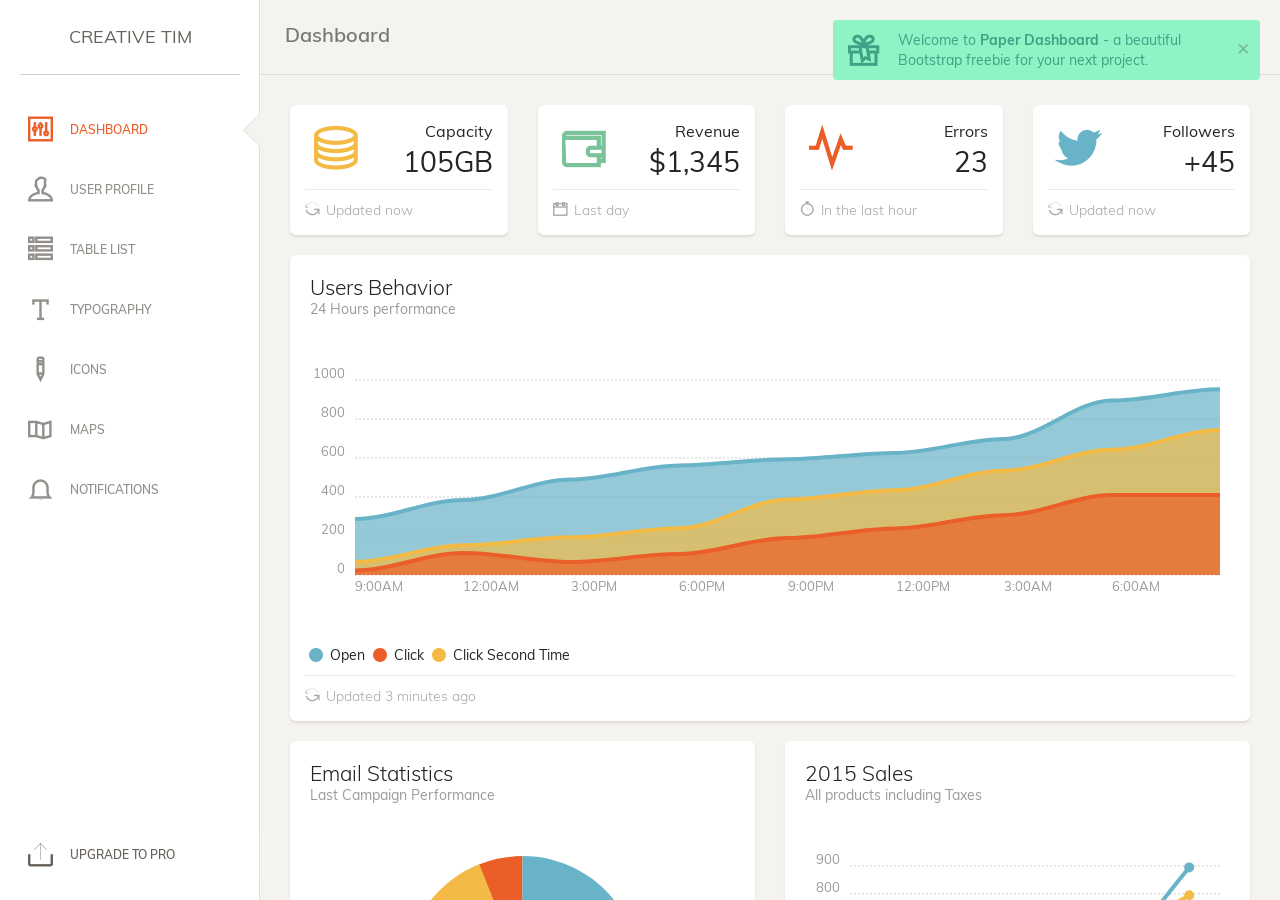
<file: dashboard.html>
<!doctype html>
<html lang="en">
<head>
	<meta charset="utf-8" />
	<link rel="apple-touch-icon" sizes="76x76" href="assets/img/apple-icon.png">
	<link rel="icon" type="image/png" sizes="96x96" href="assets/img/favicon.png">
	<meta http-equiv="X-UA-Compatible" content="IE=edge,chrome=1" />

	<title>Paper Dashboard by Creative Tim</title>

	<meta content='width=device-width, initial-scale=1.0, maximum-scale=1.0, user-scalable=0' name='viewport' />
    <meta name="viewport" content="width=device-width" />


    <!-- Bootstrap core CSS     -->
    <link href="assets/css/bootstrap.min.css" rel="stylesheet" />

    <!-- Animation library for notifications   -->
    <link href="assets/css/animate.min.css" rel="stylesheet"/>

    <!--  Paper Dashboard core CSS    -->
    <link href="assets/css/paper-dashboard.css" rel="stylesheet"/>


    <!--  CSS for Demo Purpose, don't include it in your project     -->
    <link href="assets/css/demo.css" rel="stylesheet" />


    <!--  Fonts and icons     -->
    <link href="assets/fonts/fontawesome/css/all.min.css" rel="stylesheet">
    <link href='assets/fonts/muli/stylesheet.css' rel='stylesheet' type='text/css'>
    <link href="assets/css/themify-icons.css" rel="stylesheet">

</head>
<body>

<div class="wrapper">
    <div class="sidebar" data-background-color="white" data-active-color="danger">

    <!--
		Tip 1: you can change the color of the sidebar's background using: data-background-color="white | black"
		Tip 2: you can change the color of the active button using the data-active-color="primary | info | success | warning | danger"
	-->

    	<div class="sidebar-wrapper">
            <div class="logo">
                <a href="http://www.creative-tim.com" class="simple-text">
                    Creative Tim
                </a>
            </div>

            <ul class="nav">
                <li class="active">
                    <a href="dashboard.html">
                        <i class="ti-panel"></i>
                        <p>Dashboard</p>
                    </a>
                </li>
                <li>
                    <a href="user.html">
                        <i class="ti-user"></i>
                        <p>User Profile</p>
                    </a>
                </li>
                <li>
                    <a href="table.html">
                        <i class="ti-view-list-alt"></i>
                        <p>Table List</p>
                    </a>
                </li>
                <li>
                    <a href="typography.html">
                        <i class="ti-text"></i>
                        <p>Typography</p>
                    </a>
                </li>
                <li>
                    <a href="icons.html">
                        <i class="ti-pencil-alt2"></i>
                        <p>Icons</p>
                    </a>
                </li>
                <li>
                    <a href="maps.html">
                        <i class="ti-map"></i>
                        <p>Maps</p>
                    </a>
                </li>
                <li>
                    <a href="notifications.html">
                        <i class="ti-bell"></i>
                        <p>Notifications</p>
                    </a>
                </li>
				<li class="active-pro">
                    <a href="upgrade.html">
                        <i class="ti-export"></i>
                        <p>Upgrade to PRO</p>
                    </a>
                </li>
            </ul>
    	</div>
    </div>

    <div class="main-panel">
        <nav class="navbar navbar-default">
            <div class="container-fluid">
                <div class="navbar-header">
                    <button type="button" class="navbar-toggle">
                        <span class="sr-only">Toggle navigation</span>
                        <span class="icon-bar bar1"></span>
                        <span class="icon-bar bar2"></span>
                        <span class="icon-bar bar3"></span>
                    </button>
                    <a class="navbar-brand" href="#">Dashboard</a>
                </div>
                <div class="collapse navbar-collapse">
                    <ul class="nav navbar-nav navbar-right">
                        <li>
                            <a href="#" class="dropdown-toggle" data-toggle="dropdown">
                                <i class="ti-panel"></i>
								<p>Stats</p>
                            </a>
                        </li>
                        <li class="dropdown">
                              <a href="#" class="dropdown-toggle" data-toggle="dropdown">
                                    <i class="ti-bell"></i>
                                    <p class="notification">5</p>
									<p>Notifications</p>
									<b class="caret"></b>
                              </a>
                              <ul class="dropdown-menu">
                                <li><a href="#">Notification 1</a></li>
                                <li><a href="#">Notification 2</a></li>
                                <li><a href="#">Notification 3</a></li>
                                <li><a href="#">Notification 4</a></li>
                                <li><a href="#">Another notification</a></li>
                              </ul>
                        </li>
						<li>
                            <a href="#">
								<i class="ti-settings"></i>
								<p>Settings</p>
                            </a>
                        </li>
                    </ul>

                </div>
            </div>
        </nav>


        <div class="content">
            <div class="container-fluid">
                <div class="row">
                    <div class="col-lg-3 col-sm-6">
                        <div class="card">
                            <div class="content">
                                <div class="row">
                                    <div class="col-xs-5">
                                        <div class="icon-big icon-warning text-center">
                                            <i class="ti-server"></i>
                                        </div>
                                    </div>
                                    <div class="col-xs-7">
                                        <div class="numbers">
                                            <p>Capacity</p>
                                            105GB
                                        </div>
                                    </div>
                                </div>
                                <div class="footer">
                                    <hr />
                                    <div class="stats">
                                        <i class="ti-reload"></i> Updated now
                                    </div>
                                </div>
                            </div>
                        </div>
                    </div>
                    <div class="col-lg-3 col-sm-6">
                        <div class="card">
                            <div class="content">
                                <div class="row">
                                    <div class="col-xs-5">
                                        <div class="icon-big icon-success text-center">
                                            <i class="ti-wallet"></i>
                                        </div>
                                    </div>
                                    <div class="col-xs-7">
                                        <div class="numbers">
                                            <p>Revenue</p>
                                            $1,345
                                        </div>
                                    </div>
                                </div>
                                <div class="footer">
                                    <hr />
                                    <div class="stats">
                                        <i class="ti-calendar"></i> Last day
                                    </div>
                                </div>
                            </div>
                        </div>
                    </div>
                    <div class="col-lg-3 col-sm-6">
                        <div class="card">
                            <div class="content">
                                <div class="row">
                                    <div class="col-xs-5">
                                        <div class="icon-big icon-danger text-center">
                                            <i class="ti-pulse"></i>
                                        </div>
                                    </div>
                                    <div class="col-xs-7">
                                        <div class="numbers">
                                            <p>Errors</p>
                                            23
                                        </div>
                                    </div>
                                </div>
                                <div class="footer">
                                    <hr />
                                    <div class="stats">
                                        <i class="ti-timer"></i> In the last hour
                                    </div>
                                </div>
                            </div>
                        </div>
                    </div>
                    <div class="col-lg-3 col-sm-6">
                        <div class="card">
                            <div class="content">
                                <div class="row">
                                    <div class="col-xs-5">
                                        <div class="icon-big icon-info text-center">
                                            <i class="ti-twitter-alt"></i>
                                        </div>
                                    </div>
                                    <div class="col-xs-7">
                                        <div class="numbers">
                                            <p>Followers</p>
                                            +45
                                        </div>
                                    </div>
                                </div>
                                <div class="footer">
                                    <hr />
                                    <div class="stats">
                                        <i class="ti-reload"></i> Updated now
                                    </div>
                                </div>
                            </div>
                        </div>
                    </div>
                </div>
                <div class="row">

                    <div class="col-md-12">
                        <div class="card">
                            <div class="header">
                                <h4 class="title">Users Behavior</h4>
                                <p class="category">24 Hours performance</p>
                            </div>
                            <div class="content">
                                <div id="chartHours" class="ct-chart"></div>
                                <div class="footer">
                                    <div class="chart-legend">
                                        <i class="fa fa-circle text-info"></i> Open
                                        <i class="fa fa-circle text-danger"></i> Click
                                        <i class="fa fa-circle text-warning"></i> Click Second Time
                                    </div>
                                    <hr>
                                    <div class="stats">
                                        <i class="ti-reload"></i> Updated 3 minutes ago
                                    </div>
                                </div>
                            </div>
                        </div>
                    </div>
                </div>
                <div class="row">
                    <div class="col-md-6">
                        <div class="card">
                            <div class="header">
                                <h4 class="title">Email Statistics</h4>
                                <p class="category">Last Campaign Performance</p>
                            </div>
                            <div class="content">
                                <div id="chartPreferences" class="ct-chart ct-perfect-fourth"></div>

                                <div class="footer">
                                    <div class="chart-legend">
                                        <i class="fa fa-circle text-info"></i> Open
                                        <i class="fa fa-circle text-danger"></i> Bounce
                                        <i class="fa fa-circle text-warning"></i> Unsubscribe
                                    </div>
                                    <hr>
                                    <div class="stats">
                                        <i class="ti-timer"></i> Campaign sent 2 days ago
                                    </div>
                                </div>
                            </div>
                        </div>
                    </div>
                    <div class="col-md-6">
                        <div class="card ">
                            <div class="header">
                                <h4 class="title">2015 Sales</h4>
                                <p class="category">All products including Taxes</p>
                            </div>
                            <div class="content">
                                <div id="chartActivity" class="ct-chart"></div>

                                <div class="footer">
                                    <div class="chart-legend">
                                        <i class="fa fa-circle text-info"></i> Tesla Model S
                                        <i class="fa fa-circle text-warning"></i> BMW 5 Series
                                    </div>
                                    <hr>
                                    <div class="stats">
                                        <i class="ti-check"></i> Data information certified
                                    </div>
                                </div>
                            </div>
                        </div>
                    </div>
                </div>
            </div>
        </div>


        <footer class="footer">
            <div class="container-fluid">
                <nav class="pull-left">
                    <ul>

                        <li>
                            <a href="http://www.creative-tim.com">
                                Creative Tim
                            </a>
                        </li>
                        <li>
                            <a href="http://blog.creative-tim.com">
                               Blog
                            </a>
                        </li>
                        <li>
                            <a href="http://www.creative-tim.com/license">
                                Licenses
                            </a>
                        </li>
                    </ul>
                </nav>
                <div class="copyright pull-right">
                    &copy; <script>document.write(new Date().getFullYear())</script>, made with <i class="fa fa-heart heart"></i> by <a href="http://www.creative-tim.com">Creative Tim</a>
                </div>
            </div>
        </footer>

    </div>
</div>


</body>

    <!--   Core JS Files   -->
    <script src="assets/js/jquery-1.10.2.js" type="text/javascript"></script>
	<script src="assets/js/bootstrap.min.js" type="text/javascript"></script>

	<!--  Checkbox, Radio & Switch Plugins -->
	<script src="assets/js/bootstrap-checkbox-radio.js"></script>

	<!--  Charts Plugin -->
	<script src="assets/js/chartist.min.js"></script>

    <!--  Notifications Plugin    -->
    <script src="assets/js/bootstrap-notify.js"></script>

    <!--  Google Maps Plugin (removed - now local) -->

    <!-- Paper Dashboard Core javascript and methods for Demo purpose -->
	<script src="assets/js/paper-dashboard.js"></script>

	<!-- Paper Dashboard DEMO methods, don't include it in your project! -->
	<script src="assets/js/demo.js"></script>

	<script type="text/javascript">
    	$(document).ready(function(){

        	demo.initChartist();

        	$.notify({
            	icon: 'ti-gift',
            	message: "Welcome to <b>Paper Dashboard</b> - a beautiful Bootstrap freebie for your next project."

            },{
                type: 'success',
                timer: 4000
            });

    	});
	</script>

</html>
</file>
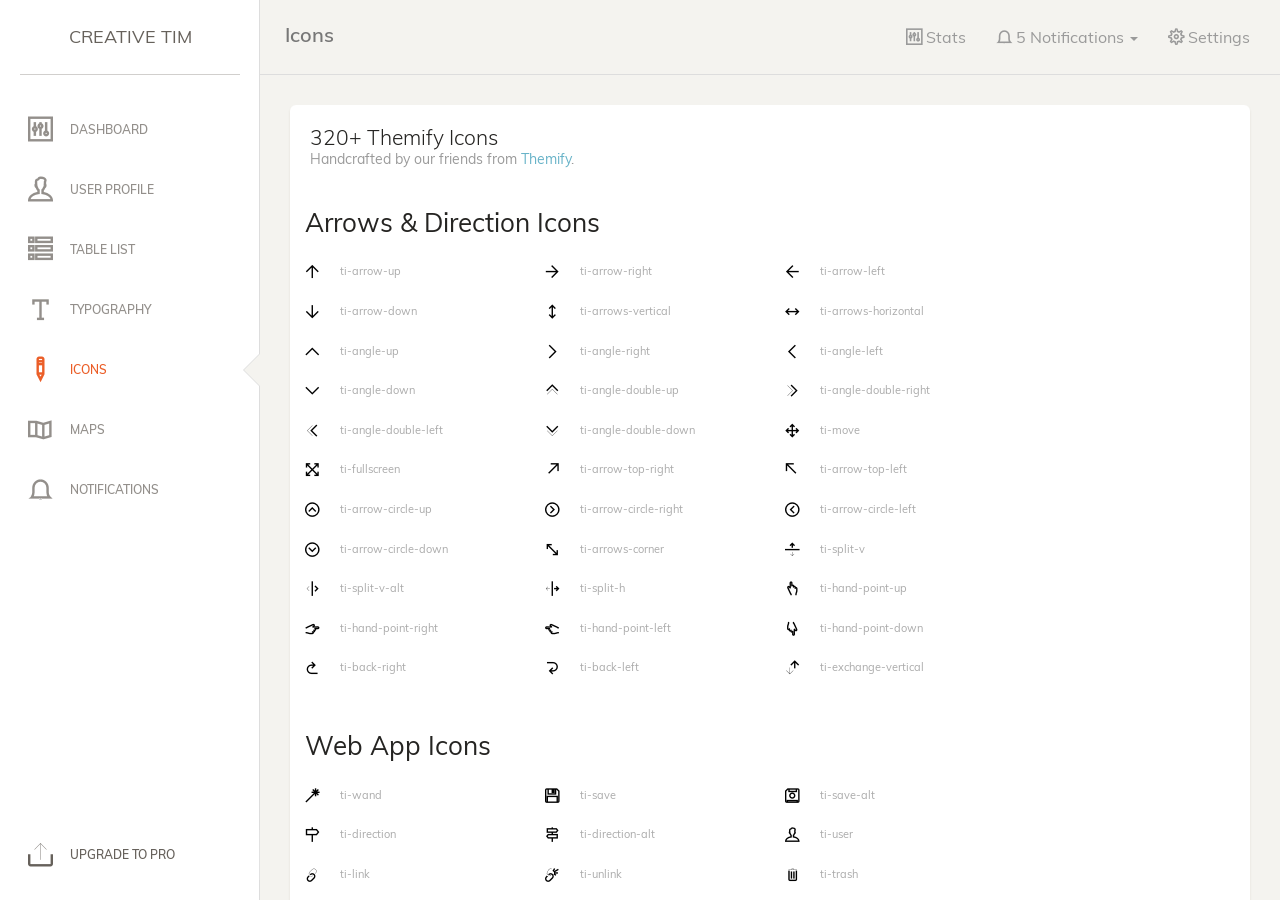
<file: icons.html>
<!doctype html>
<html lang="en">
<head>
	<meta charset="utf-8" />
	<link rel="apple-touch-icon" sizes="76x76" href="assets/img/apple-icon.png">
	<link rel="icon" type="image/png" sizes="96x96" href="assets/img/favicon.png">
	<meta http-equiv="X-UA-Compatible" content="IE=edge,chrome=1" />

	<title>Paper Dashboard by Creative Tim</title>

	<meta content='width=device-width, initial-scale=1.0, maximum-scale=1.0, user-scalable=0' name='viewport' />
    <meta name="viewport" content="width=device-width" />


    <!-- Bootstrap core CSS     -->
    <link href="assets/css/bootstrap.min.css" rel="stylesheet" />

    <!-- Animation library for notifications   -->
    <link href="assets/css/animate.min.css" rel="stylesheet"/>

    <!--  Paper Dashboard core CSS    -->
    <link href="assets/css/paper-dashboard.css" rel="stylesheet"/>

    <!--  CSS for Demo Purpose, don't include it in your project     -->
    <link href="assets/css/demo.css" rel="stylesheet" />

    <!--  Fonts and icons     -->
    <link href="assets/fonts/fontawesome/css/all.min.css" rel="stylesheet">
    <link href='assets/fonts/muli/stylesheet.css' rel='stylesheet' type='text/css'>
    <link href="assets/css/themify-icons.css" rel="stylesheet">

</head>
<body>

<div class="wrapper">
	<div class="sidebar" data-background-color="white" data-active-color="danger">

    <!--
		Tip 1: you can change the color of the sidebar's background using: data-background-color="white | black"
		Tip 2: you can change the color of the active button using the data-active-color="primary | info | success | warning | danger"
	-->

    	<div class="sidebar-wrapper">
            <div class="logo">
                <a href="http://www.creative-tim.com" class="simple-text">
                    Creative Tim
                </a>
            </div>

            <ul class="nav">
                <li>
                    <a href="dashboard.html">
                        <i class="ti-panel"></i>
                        <p>Dashboard</p>
                    </a>
                </li>
                <li>
                    <a href="user.html">
                        <i class="ti-user"></i>
                        <p>User Profile</p>
                    </a>
                </li>
                <li>
                    <a href="table.html">
                        <i class="ti-view-list-alt"></i>
                        <p>Table List</p>
                    </a>
                </li>
                <li>
                    <a href="typography.html">
                        <i class="ti-text"></i>
                        <p>Typography</p>
                    </a>
                </li>
                <li class="active">
                    <a href="icons.html">
                        <i class="ti-pencil-alt2"></i>
                        <p>Icons</p>
                    </a>
                </li>
                <li>
                    <a href="maps.html">
                        <i class="ti-map"></i>
                        <p>Maps</p>
                    </a>
                </li>
                <li>
                    <a href="notifications.html">
                        <i class="ti-bell"></i>
                        <p>Notifications</p>
                    </a>
                </li>
				<li class="active-pro">
                    <a href="upgrade.html">
                        <i class="ti-export"></i>
                        <p>Upgrade to PRO</p>
                    </a>
                </li>
            </ul>
    	</div>
    </div>

    <div class="main-panel">
		<nav class="navbar navbar-default">
            <div class="container-fluid">
                <div class="navbar-header">
                    <button type="button" class="navbar-toggle">
                        <span class="sr-only">Toggle navigation</span>
                        <span class="icon-bar bar1"></span>
                        <span class="icon-bar bar2"></span>
                        <span class="icon-bar bar3"></span>
                    </button>
                    <a class="navbar-brand" href="#">Icons</a>
                </div>
                <div class="collapse navbar-collapse">
                    <ul class="nav navbar-nav navbar-right">
                        <li>
                            <a href="#" class="dropdown-toggle" data-toggle="dropdown">
                                <i class="ti-panel"></i>
								<p>Stats</p>
                            </a>
                        </li>
                        <li class="dropdown">
                              <a href="#" class="dropdown-toggle" data-toggle="dropdown">
                                    <i class="ti-bell"></i>
                                    <p class="notification">5</p>
									<p>Notifications</p>
									<b class="caret"></b>
                              </a>
                              <ul class="dropdown-menu">
                                <li><a href="#">Notification 1</a></li>
                                <li><a href="#">Notification 2</a></li>
                                <li><a href="#">Notification 3</a></li>
                                <li><a href="#">Notification 4</a></li>
                                <li><a href="#">Another notification</a></li>
                              </ul>
                        </li>
						<li>
                            <a href="#">
								<i class="ti-settings"></i>
								<p>Settings</p>
                            </a>
                        </li>
                    </ul>

                </div>
            </div>
        </nav>


        <div class="content">
            <div class="container-fluid">
                <div class="row">
                    <div class="col-md-12">
                        <div class="card">
                            <div class="header">
                                <h4 class="title">320+ Themify Icons</h4>
                                <p class="category">Handcrafted by our friends from <a target="_blank" href="https://themify.me/">Themify</a>.</p>
                            </div>
                            <div class="content all-icons">

                        		<div class="icon-section">
                        			<h3>Arrows &amp; Direction Icons </h3>

                        			<div class="icon-container">
                        				<span class="ti-arrow-up"></span><span class="icon-name"> ti-arrow-up</span>
                        			</div>
                        			<div class="icon-container">
                        				<span class="ti-arrow-right"></span><span class="icon-name"> ti-arrow-right</span>
                        			</div>
                        			<div class="icon-container">
                        				<span class="ti-arrow-left"></span><span class="icon-name"> ti-arrow-left</span>
                        			</div>
                        			<div class="icon-container">
                        				<span class="ti-arrow-down"></span><span class="icon-name"> ti-arrow-down</span>
                        			</div>
                        			<div class="icon-container">
                        				<span class="ti-arrows-vertical"></span><span class="icon-name"> ti-arrows-vertical</span>
                        			</div>
                        			<div class="icon-container">
                        				<span class="ti-arrows-horizontal"></span><span class="icon-name"> ti-arrows-horizontal</span>
                        			</div>
                        			<div class="icon-container">
                        				<span class="ti-angle-up"></span><span class="icon-name"> ti-angle-up</span>
                        			</div>
                        			<div class="icon-container">
                        				<span class="ti-angle-right"></span><span class="icon-name"> ti-angle-right</span>
                        			</div>
                        			<div class="icon-container">
                        				<span class="ti-angle-left"></span><span class="icon-name"> ti-angle-left</span>
                        			</div>
                        			<div class="icon-container">
                        				<span class="ti-angle-down"></span><span class="icon-name"> ti-angle-down</span>
                        			</div>
                        			<div class="icon-container">
                        				<span class="ti-angle-double-up"></span><span class="icon-name"> ti-angle-double-up</span>
                        			</div>
                        			<div class="icon-container">
                        				<span class="ti-angle-double-right"></span><span class="icon-name"> ti-angle-double-right</span>
                        			</div>
                        			<div class="icon-container">
                        				<span class="ti-angle-double-left"></span><span class="icon-name"> ti-angle-double-left</span>
                        			</div>
                        			<div class="icon-container">
                        				<span class="ti-angle-double-down"></span><span class="icon-name"> ti-angle-double-down</span>
                        			</div>
                        			<div class="icon-container">
                        				<span class="ti-move"></span><span class="icon-name"> ti-move</span>
                        			</div>
                        			<div class="icon-container">
                        				<span class="ti-fullscreen"></span><span class="icon-name"> ti-fullscreen</span>
                        			</div>
                        			<div class="icon-container">
                        				<span class="ti-arrow-top-right"></span><span class="icon-name"> ti-arrow-top-right</span>
                        			</div>
                        			<div class="icon-container">
                        				<span class="ti-arrow-top-left"></span><span class="icon-name"> ti-arrow-top-left</span>
                        			</div>
                        			<div class="icon-container">
                        				<span class="ti-arrow-circle-up"></span><span class="icon-name"> ti-arrow-circle-up</span>
                        			</div>
                        			<div class="icon-container">
                        				<span class="ti-arrow-circle-right"></span><span class="icon-name"> ti-arrow-circle-right</span>
                        			</div>
                        			<div class="icon-container">
                        				<span class="ti-arrow-circle-left"></span><span class="icon-name"> ti-arrow-circle-left</span>
                        			</div>
                        			<div class="icon-container">
                        				<span class="ti-arrow-circle-down"></span><span class="icon-name"> ti-arrow-circle-down</span>
                        			</div>
                        			<div class="icon-container">
                        				<span class="ti-arrows-corner"></span><span class="icon-name"> ti-arrows-corner</span>
                        			</div>
                        			<div class="icon-container">
                        				<span class="ti-split-v"></span><span class="icon-name"> ti-split-v</span>
                        			</div>

                        			<div class="icon-container">
                        				<span class="ti-split-v-alt"></span><span class="icon-name"> ti-split-v-alt</span>
                        			</div>
                        			<div class="icon-container">
                        				<span class="ti-split-h"></span><span class="icon-name"> ti-split-h</span>
                        			</div>
                        			<div class="icon-container">
                        				<span class="ti-hand-point-up"></span><span class="icon-name"> ti-hand-point-up</span>
                        			</div>
                        			<div class="icon-container">
                        				<span class="ti-hand-point-right"></span><span class="icon-name"> ti-hand-point-right</span>
                        			</div>
                        			<div class="icon-container">
                        				<span class="ti-hand-point-left"></span><span class="icon-name"> ti-hand-point-left</span>
                        			</div>
                        			<div class="icon-container">
                        				<span class="ti-hand-point-down"></span><span class="icon-name"> ti-hand-point-down</span>
                        			</div>
                        			<div class="icon-container">
                        				<span class="ti-back-right"></span><span class="icon-name"> ti-back-right</span>
                        			</div>
                        			<div class="icon-container">
                        				<span class="ti-back-left"></span><span class="icon-name"> ti-back-left</span>
                        			</div>
                        			<div class="icon-container">
                        				<span class="ti-exchange-vertical"></span><span class="icon-name"> ti-exchange-vertical</span>
                        			</div>

                        		</div> <!-- Arrows Icons -->



                        		<h3>Web App Icons</h3>

                        		<div class="icon-section">

                        			<div class="icon-container">
                        				<span class="ti-wand"></span><span class="icon-name"> ti-wand</span>
                        			</div>
                        			<div class="icon-container">
                        				<span class="ti-save"></span><span class="icon-name"> ti-save</span>
                        			</div>
                        			<div class="icon-container">
                        				<span class="ti-save-alt"></span><span class="icon-name"> ti-save-alt</span>
                        			</div>

                        			<div class="icon-container">
                        				<span class="ti-direction"></span><span class="icon-name"> ti-direction</span>
                        			</div>
                        			<div class="icon-container">
                        				<span class="ti-direction-alt"></span><span class="icon-name"> ti-direction-alt</span>
                        			</div>
                        			<div class="icon-container">
                        				<span class="ti-user"></span><span class="icon-name"> ti-user</span>
                        			</div>
                        			<div class="icon-container">
                        				<span class="ti-link"></span><span class="icon-name"> ti-link</span>
                        			</div>
                        			<div class="icon-container">
                        				<span class="ti-unlink"></span><span class="icon-name"> ti-unlink</span>
                        			</div>
                        			<div class="icon-container">
                        				<span class="ti-trash"></span><span class="icon-name"> ti-trash</span>
                        			</div>
                        			<div class="icon-container">
                        				<span class="ti-target"></span><span class="icon-name"> ti-target</span>
                        			</div>
                        			<div class="icon-container">
                        				<span class="ti-tag"></span><span class="icon-name"> ti-tag</span>
                        			</div>
                        			<div class="icon-container">
                        				<span class="ti-desktop"></span><span class="icon-name"> ti-desktop</span>
                        			</div>
                        			<div class="icon-container">
                        				<span class="ti-tablet"></span><span class="icon-name"> ti-tablet</span>
                        			</div>
                        			<div class="icon-container">
                        				<span class="ti-mobile"></span><span class="icon-name"> ti-mobile</span>
                        			</div>
                        			<div class="icon-container">
                        				<span class="ti-email"></span><span class="icon-name"> ti-email</span>
                        			</div>
                        			<div class="icon-container">
                        				<span class="ti-star"></span><span class="icon-name"> ti-star</span>
                        			</div>
                        			<div class="icon-container">
                        				<span class="ti-spray"></span><span class="icon-name"> ti-spray</span>
                        			</div>
                        			<div class="icon-container">
                        				<span class="ti-signal"></span><span class="icon-name"> ti-signal</span>
                        			</div>
                        			<div class="icon-container">
                        				<span class="ti-shopping-cart"></span><span class="icon-name"> ti-shopping-cart</span>
                        			</div>
                        			<div class="icon-container">
                        				<span class="ti-shopping-cart-full"></span><span class="icon-name"> ti-shopping-cart-full</span>
                        			</div>
                        			<div class="icon-container">
                        				<span class="ti-settings"></span><span class="icon-name"> ti-settings</span>
                        			</div>
                        			<div class="icon-container">
                        				<span class="ti-search"></span><span class="icon-name"> ti-search</span>
                        			</div>
                        			<div class="icon-container">
                        				<span class="ti-zoom-in"></span><span class="icon-name"> ti-zoom-in</span>
                        			</div>
                        			<div class="icon-container">
                        				<span class="ti-zoom-out"></span><span class="icon-name"> ti-zoom-out</span>
                        			</div>
                        			<div class="icon-container">
                        				<span class="ti-cut"></span><span class="icon-name"> ti-cut</span>
                        			</div>
                        			<div class="icon-container">
                        				<span class="ti-ruler"></span><span class="icon-name"> ti-ruler</span>
                        			</div>
                        			<div class="icon-container">
                        				<span class="ti-ruler-alt-2"></span><span class="icon-name"> ti-ruler-alt-2</span>
                        			</div>
                        			<div class="icon-container">
                        				<span class="ti-ruler-pencil"></span><span class="icon-name"> ti-ruler-pencil</span>
                        			</div>
                        			<div class="icon-container">
                        				<span class="ti-ruler-alt"></span><span class="icon-name"> ti-ruler-alt</span>
                        			</div>
                        			<div class="icon-container">
                        				<span class="ti-bookmark"></span><span class="icon-name"> ti-bookmark</span>
                        			</div>
                        			<div class="icon-container">
                        				<span class="ti-bookmark-alt"></span><span class="icon-name"> ti-bookmark-alt</span>
                        			</div>
                        			<div class="icon-container">
                        				<span class="ti-reload"></span><span class="icon-name"> ti-reload</span>
                        			</div>
                        			<div class="icon-container">
                        				<span class="ti-plus"></span><span class="icon-name"> ti-plus</span>
                        			</div>
                        			<div class="icon-container">
                        				<span class="ti-minus"></span><span class="icon-name"> ti-minus</span>
                        			</div>
                        			<div class="icon-container">
                        				<span class="ti-close"></span><span class="icon-name"> ti-close</span>
                        			</div>
                        			<div class="icon-container">
                        				<span class="ti-pin"></span><span class="icon-name"> ti-pin</span>
                        			</div>
                        			<div class="icon-container">
                        				<span class="ti-pencil"></span><span class="icon-name"> ti-pencil</span>
                        			</div>

                        		  	<div class="icon-container">
                        				<span class="ti-pencil-alt"></span><span class="icon-name"> ti-pencil-alt</span>
                        			</div>
                        			<div class="icon-container">
                        				<span class="ti-paint-roller"></span><span class="icon-name"> ti-paint-roller</span>
                        			</div>
                        			<div class="icon-container">
                        				<span class="ti-paint-bucket"></span><span class="icon-name"> ti-paint-bucket</span>
                        			</div>
                        			<div class="icon-container">
                        				<span class="ti-na"></span><span class="icon-name"> ti-na</span>
                        			</div>
                        			<div class="icon-container">
                        				<span class="ti-medall"></span><span class="icon-name"> ti-medall</span>
                        			</div>
                        			<div class="icon-container">
                        				<span class="ti-medall-alt"></span><span class="icon-name"> ti-medall-alt</span>
                        			</div>
                        			<div class="icon-container">
                        				<span class="ti-marker"></span><span class="icon-name"> ti-marker</span>
                        			</div>
                        			<div class="icon-container">
                        				<span class="ti-marker-alt"></span><span class="icon-name"> ti-marker-alt</span>
                        			</div>

                        			<div class="icon-container">
                        				<span class="ti-lock"></span><span class="icon-name"> ti-lock</span>
                        			</div>
                        			<div class="icon-container">
                        				<span class="ti-unlock"></span><span class="icon-name"> ti-unlock</span>
                        			</div>
                        			<div class="icon-container">
                        				<span class="ti-location-arrow"></span><span class="icon-name"> ti-location-arrow</span>
                        			</div>
                        			<div class="icon-container">
                        				<span class="ti-layout"></span><span class="icon-name"> ti-layout</span>
                        			</div>
                        			<div class="icon-container">
                        				<span class="ti-layers"></span><span class="icon-name"> ti-layers</span>
                        			</div>
                        			<div class="icon-container">
                        				<span class="ti-layers-alt"></span><span class="icon-name"> ti-layers-alt</span>
                        			</div>
                        			<div class="icon-container">
                        				<span class="ti-key"></span><span class="icon-name"> ti-key</span>
                        			</div>
                        			<div class="icon-container">
                        				<span class="ti-image"></span><span class="icon-name"> ti-image</span>
                        			</div>
                        			<div class="icon-container">
                        				<span class="ti-heart"></span><span class="icon-name"> ti-heart</span>
                        			</div>
                        			<div class="icon-container">
                        				<span class="ti-heart-broken"></span><span class="icon-name"> ti-heart-broken</span>
                        			</div>
                        			<div class="icon-container">
                        				<span class="ti-hand-stop"></span><span class="icon-name"> ti-hand-stop</span>
                        			</div>
                        			<div class="icon-container">
                        				<span class="ti-hand-open"></span><span class="icon-name"> ti-hand-open</span>
                        			</div>
                        			<div class="icon-container">
                        				<span class="ti-hand-drag"></span><span class="icon-name"> ti-hand-drag</span>
                        			</div>
                        			<div class="icon-container">
                        				<span class="ti-flag"></span><span class="icon-name"> ti-flag</span>
                        			</div>
                        			<div class="icon-container">
                        				<span class="ti-flag-alt"></span><span class="icon-name"> ti-flag-alt</span>
                        			</div>
                        			<div class="icon-container">
                        				<span class="ti-flag-alt-2"></span><span class="icon-name"> ti-flag-alt-2</span>
                        			</div>
                        			<div class="icon-container">
                        				<span class="ti-eye"></span><span class="icon-name"> ti-eye</span>
                        			</div>
                        			<div class="icon-container">
                        				<span class="ti-import"></span><span class="icon-name"> ti-import</span>
                        			</div>
                        			<div class="icon-container">
                        				<span class="ti-export"></span><span class="icon-name"> ti-export</span>
                        			</div>
                        			<div class="icon-container">
                        				<span class="ti-cup"></span><span class="icon-name"> ti-cup</span>
                        			</div>
                        			<div class="icon-container">
                        				<span class="ti-crown"></span><span class="icon-name"> ti-crown</span>
                        			</div>
                        			<div class="icon-container">
                        				<span class="ti-comments"></span><span class="icon-name"> ti-comments</span>
                        			</div>
                        			<div class="icon-container">
                        				<span class="ti-comment"></span><span class="icon-name"> ti-comment</span>
                        			</div>
                        			<div class="icon-container">
                        				<span class="ti-comment-alt"></span><span class="icon-name"> ti-comment-alt</span>
                        			</div>
                        			<div class="icon-container">
                        				<span class="ti-thought"></span><span class="icon-name"> ti-thought</span>
                        			</div>
                        			<div class="icon-container">
                        				<span class="ti-clip"></span><span class="icon-name"> ti-clip</span>
                        			</div>

                        			<div class="icon-container">
                        				<span class="ti-check"></span><span class="icon-name"> ti-check</span>
                        			</div>
                        			<div class="icon-container">
                        				<span class="ti-check-box"></span><span class="icon-name"> ti-check-box</span>
                        			</div>
                        			<div class="icon-container">
                        				<span class="ti-camera"></span><span class="icon-name"> ti-camera</span>
                        			</div>
                        			<div class="icon-container">
                        				<span class="ti-announcement"></span><span class="icon-name"> ti-announcement</span>
                        			</div>
                        			<div class="icon-container">
                        				<span class="ti-brush"></span><span class="icon-name"> ti-brush</span>
                        			</div>
                        			<div class="icon-container">
                        				<span class="ti-brush-alt"></span><span class="icon-name"> ti-brush-alt</span>
                        			</div>
                        			<div class="icon-container">
                        				<span class="ti-palette"></span><span class="icon-name"> ti-palette</span>
                        			</div>
                        			<div class="icon-container">
                        				<span class="ti-briefcase"></span><span class="icon-name"> ti-briefcase</span>
                        			</div>
                        			<div class="icon-container">
                        				<span class="ti-bolt"></span><span class="icon-name"> ti-bolt</span>
                        			</div>
                        			<div class="icon-container">
                        				<span class="ti-bolt-alt"></span><span class="icon-name"> ti-bolt-alt</span>
                        			</div>
                        			<div class="icon-container">
                        				<span class="ti-blackboard"></span><span class="icon-name"> ti-blackboard</span>
                        			</div>
                        			<div class="icon-container">
                        				<span class="ti-bag"></span><span class="icon-name"> ti-bag</span>
                        			</div>
                        			<div class="icon-container">
                        				<span class="ti-world"></span><span class="icon-name"> ti-world</span>
                        			</div>
                        			<div class="icon-container">
                        				<span class="ti-wheelchair"></span><span class="icon-name"> ti-wheelchair</span>
                        			</div>
                        			<div class="icon-container">
                        				<span class="ti-car"></span><span class="icon-name"> ti-car</span>
                        			</div>
                        			<div class="icon-container">
                        				<span class="ti-truck"></span><span class="icon-name"> ti-truck</span>
                        			</div>
                        			<div class="icon-container">
                        				<span class="ti-timer"></span><span class="icon-name"> ti-timer</span>
                        			</div>
                        			<div class="icon-container">
                        				<span class="ti-ticket"></span><span class="icon-name"> ti-ticket</span>
                        			</div>
                        			<div class="icon-container">
                        				<span class="ti-thumb-up"></span><span class="icon-name"> ti-thumb-up</span>
                        			</div>
                        			<div class="icon-container">
                        				<span class="ti-thumb-down"></span><span class="icon-name"> ti-thumb-down</span>
                        			</div>

                        			<div class="icon-container">
                        				<span class="ti-stats-up"></span><span class="icon-name"> ti-stats-up</span>
                        			</div>
                        			<div class="icon-container">
                        				<span class="ti-stats-down"></span><span class="icon-name"> ti-stats-down</span>
                        			</div>
                        			<div class="icon-container">
                        				<span class="ti-shine"></span><span class="icon-name"> ti-shine</span>
                        			</div>
                        			<div class="icon-container">
                        				<span class="ti-shift-right"></span><span class="icon-name"> ti-shift-right</span>
                        			</div>
                        			<div class="icon-container">
                        				<span class="ti-shift-left"></span><span class="icon-name"> ti-shift-left</span>
                        			</div>

                        			<div class="icon-container">
                        				<span class="ti-shift-right-alt"></span><span class="icon-name"> ti-shift-right-alt</span>
                        			</div>
                        			<div class="icon-container">
                        				<span class="ti-shift-left-alt"></span><span class="icon-name"> ti-shift-left-alt</span>
                        			</div>
                        			<div class="icon-container">
                        				<span class="ti-shield"></span><span class="icon-name"> ti-shield</span>
                        			</div>
                        			<div class="icon-container">
                        				<span class="ti-notepad"></span><span class="icon-name"> ti-notepad</span>
                        			</div>
                        			<div class="icon-container">
                        				<span class="ti-server"></span><span class="icon-name"> ti-server</span>
                        			</div>

                        			<div class="icon-container">
                        				<span class="ti-pulse"></span><span class="icon-name"> ti-pulse</span>
                        			</div>
                        			<div class="icon-container">
                        				<span class="ti-printer"></span><span class="icon-name"> ti-printer</span>
                        			</div>
                        			<div class="icon-container">
                        				<span class="ti-power-off"></span><span class="icon-name"> ti-power-off</span>
                        			</div>
                        			<div class="icon-container">
                        				<span class="ti-plug"></span><span class="icon-name"> ti-plug</span>
                        			</div>
                        			<div class="icon-container">
                        				<span class="ti-pie-chart"></span><span class="icon-name"> ti-pie-chart</span>
                        			</div>

                        			<div class="icon-container">
                        				<span class="ti-panel"></span><span class="icon-name"> ti-panel</span>
                        			</div>
                        			<div class="icon-container">
                        				<span class="ti-package"></span><span class="icon-name"> ti-package</span>
                        			</div>
                        			<div class="icon-container">
                        				<span class="ti-music"></span><span class="icon-name"> ti-music</span>
                        			</div>
                        			<div class="icon-container">
                        				<span class="ti-music-alt"></span><span class="icon-name"> ti-music-alt</span>
                        			</div>
                        			<div class="icon-container">
                        				<span class="ti-mouse"></span><span class="icon-name"> ti-mouse</span>
                        			</div>
                        			<div class="icon-container">
                        				<span class="ti-mouse-alt"></span><span class="icon-name"> ti-mouse-alt</span>
                        			</div>
                        			<div class="icon-container">
                        				<span class="ti-money"></span><span class="icon-name"> ti-money</span>
                        			</div>
                        			<div class="icon-container">
                        				<span class="ti-microphone"></span><span class="icon-name"> ti-microphone</span>
                        			</div>
                        			<div class="icon-container">
                        				<span class="ti-menu"></span><span class="icon-name"> ti-menu</span>
                        			</div>
                        			<div class="icon-container">
                        				<span class="ti-menu-alt"></span><span class="icon-name"> ti-menu-alt</span>
                        			</div>
                        			<div class="icon-container">
                        				<span class="ti-map"></span><span class="icon-name"> ti-map</span>
                        			</div>
                        			<div class="icon-container">
                        				<span class="ti-map-alt"></span><span class="icon-name"> ti-map-alt</span>
                        			</div>

                        			<div class="icon-container">
                        				<span class="ti-location-pin"></span><span class="icon-name"> ti-location-pin</span>
                        			</div>

                        			<div class="icon-container">
                        				<span class="ti-light-bulb"></span><span class="icon-name"> ti-light-bulb</span>
                        			</div>
                        			<div class="icon-container">
                        				<span class="ti-info"></span><span class="icon-name"> ti-info</span>
                        			</div>
                        			<div class="icon-container">
                        				<span class="ti-infinite"></span><span class="icon-name"> ti-infinite</span>
                        			</div>
                        			<div class="icon-container">
                        				<span class="ti-id-badge"></span><span class="icon-name"> ti-id-badge</span>
                        			</div>
                        			<div class="icon-container">
                        				<span class="ti-hummer"></span><span class="icon-name"> ti-hummer</span>
                        			</div>
                        			<div class="icon-container">
                        				<span class="ti-home"></span><span class="icon-name"> ti-home</span>
                        			</div>
                        			<div class="icon-container">
                        				<span class="ti-help"></span><span class="icon-name"> ti-help</span>
                        			</div>
                        			<div class="icon-container">
                        				<span class="ti-headphone"></span><span class="icon-name"> ti-headphone</span>
                        			</div>
                        			<div class="icon-container">
                        				<span class="ti-harddrives"></span><span class="icon-name"> ti-harddrives</span>
                        			</div>
                        			<div class="icon-container">
                        				<span class="ti-harddrive"></span><span class="icon-name"> ti-harddrive</span>
                        			</div>
                        			<div class="icon-container">
                        				<span class="ti-gift"></span><span class="icon-name"> ti-gift</span>
                        			</div>
                        			<div class="icon-container">
                        				<span class="ti-game"></span><span class="icon-name"> ti-game</span>
                        			</div>
                        			<div class="icon-container">
                        				<span class="ti-filter"></span><span class="icon-name"> ti-filter</span>
                        			</div>
                        			<div class="icon-container">
                        				<span class="ti-files"></span><span class="icon-name"> ti-files</span>
                        			</div>
                        			<div class="icon-container">
                        				<span class="ti-file"></span><span class="icon-name"> ti-file</span>
                        			</div>
                        			<div class="icon-container">
                        				<span class="ti-zip"></span><span class="icon-name"> ti-zip</span>
                        			</div>
                        			<div class="icon-container">
                        				<span class="ti-folder"></span><span class="icon-name"> ti-folder</span>
                        			</div>
                        			<div class="icon-container">
                        				<span class="ti-envelope"></span><span class="icon-name"> ti-envelope</span>
                        			</div>


                        			<div class="icon-container">
                        				<span class="ti-dashboard"></span><span class="icon-name"> ti-dashboard</span>
                        			</div>
                        			<div class="icon-container">
                        				<span class="ti-cloud"></span><span class="icon-name"> ti-cloud</span>
                        			</div>
                        			<div class="icon-container">
                        				<span class="ti-cloud-up"></span><span class="icon-name"> ti-cloud-up</span>
                        			</div>
                        			<div class="icon-container">
                        				<span class="ti-cloud-down"></span><span class="icon-name"> ti-cloud-down</span>
                        			</div>
                        			<div class="icon-container">
                        				<span class="ti-clipboard"></span><span class="icon-name"> ti-clipboard</span>
                        			</div>
                        			<div class="icon-container">
                        				<span class="ti-calendar"></span><span class="icon-name"> ti-calendar</span>
                        			</div>
                        			<div class="icon-container">
                        				<span class="ti-book"></span><span class="icon-name"> ti-book</span>
                        			</div>
                        			<div class="icon-container">
                        				<span class="ti-bell"></span><span class="icon-name"> ti-bell</span>
                        			</div>
                        			<div class="icon-container">
                        				<span class="ti-basketball"></span><span class="icon-name"> ti-basketball</span>
                        			</div>
                        			<div class="icon-container">
                        				<span class="ti-bar-chart"></span><span class="icon-name"> ti-bar-chart</span>
                        			</div>
                        			<div class="icon-container">
                        				<span class="ti-bar-chart-alt"></span><span class="icon-name"> ti-bar-chart-alt</span>
                        			</div>


                        			<div class="icon-container">
                        				<span class="ti-archive"></span><span class="icon-name"> ti-archive</span>
                        			</div>
                        			<div class="icon-container">
                        				<span class="ti-anchor"></span><span class="icon-name"> ti-anchor</span>
                        			</div>

                        			<div class="icon-container">
                        				<span class="ti-alert"></span><span class="icon-name"> ti-alert</span>
                        			</div>
                        			<div class="icon-container">
                        				<span class="ti-alarm-clock"></span><span class="icon-name"> ti-alarm-clock</span>
                        			</div>
                        			<div class="icon-container">
                        				<span class="ti-agenda"></span><span class="icon-name"> ti-agenda</span>
                        			</div>
                        			<div class="icon-container">
                        				<span class="ti-write"></span><span class="icon-name"> ti-write</span>
                        			</div>

                        			<div class="icon-container">
                        				<span class="ti-wallet"></span><span class="icon-name"> ti-wallet</span>
                        			</div>
                        			<div class="icon-container">
                        				<span class="ti-video-clapper"></span><span class="icon-name"> ti-video-clapper</span>
                        			</div>
                        			<div class="icon-container">
                        				<span class="ti-video-camera"></span><span class="icon-name"> ti-video-camera</span>
                        			</div>
                        			<div class="icon-container">
                        				<span class="ti-vector"></span><span class="icon-name"> ti-vector</span>
                        			</div>

                        			<div class="icon-container">
                        				<span class="ti-support"></span><span class="icon-name"> ti-support</span>
                        			</div>
                        			<div class="icon-container">
                        				<span class="ti-stamp"></span><span class="icon-name"> ti-stamp</span>
                        			</div>
                        			<div class="icon-container">
                        				<span class="ti-slice"></span><span class="icon-name"> ti-slice</span>
                        			</div>
                        			<div class="icon-container">
                        				<span class="ti-shortcode"></span><span class="icon-name"> ti-shortcode</span>
                        			</div>
                        			<div class="icon-container">
                        				<span class="ti-receipt"></span><span class="icon-name"> ti-receipt</span>
                        			</div>
                        			<div class="icon-container">
                        				<span class="ti-pin2"></span><span class="icon-name"> ti-pin2</span>
                        			</div>
                        			<div class="icon-container">
                        				<span class="ti-pin-alt"></span><span class="icon-name"> ti-pin-alt</span>
                        			</div>
                        			<div class="icon-container">
                        				<span class="ti-pencil-alt2"></span><span class="icon-name"> ti-pencil-alt2</span>
                        			</div>
                        			<div class="icon-container">
                        				<span class="ti-eraser"></span><span class="icon-name"> ti-eraser</span>
                        			</div>
                        			<div class="icon-container">
                        				<span class="ti-more"></span><span class="icon-name"> ti-more</span>
                        			</div>
                        			<div class="icon-container">
                        				<span class="ti-more-alt"></span><span class="icon-name"> ti-more-alt</span>
                        			</div>
                        			<div class="icon-container">
                        				<span class="ti-microphone-alt"></span><span class="icon-name"> ti-microphone-alt</span>
                        			</div>
                        			<div class="icon-container">
                        				<span class="ti-magnet"></span><span class="icon-name"> ti-magnet</span>
                        			</div>
                        			<div class="icon-container">
                        				<span class="ti-line-double"></span><span class="icon-name"> ti-line-double</span>
                        			</div>
                        			<div class="icon-container">
                        				<span class="ti-line-dotted"></span><span class="icon-name"> ti-line-dotted</span>
                        			</div>
                        			<div class="icon-container">
                        				<span class="ti-line-dashed"></span><span class="icon-name"> ti-line-dashed</span>
                        			</div>

                        			<div class="icon-container">
                        				<span class="ti-ink-pen"></span><span class="icon-name"> ti-ink-pen</span>
                        			</div>
                        			<div class="icon-container">
                        				<span class="ti-info-alt"></span><span class="icon-name"> ti-info-alt</span>
                        			</div>
                        			<div class="icon-container">
                        				<span class="ti-help-alt"></span><span class="icon-name"> ti-help-alt</span>
                        			</div>
                        			<div class="icon-container">
                        				<span class="ti-headphone-alt"></span><span class="icon-name"> ti-headphone-alt</span>
                        			</div>

                        			<div class="icon-container">
                        				<span class="ti-gallery"></span><span class="icon-name"> ti-gallery</span>
                        			</div>
                        			<div class="icon-container">
                        				<span class="ti-face-smile"></span><span class="icon-name"> ti-face-smile</span>
                        			</div>
                        			<div class="icon-container">
                        				<span class="ti-face-sad"></span><span class="icon-name"> ti-face-sad</span>
                        			</div>
                        			<div class="icon-container">
                        				<span class="ti-credit-card"></span><span class="icon-name"> ti-credit-card</span>
                        			</div>
                        			<div class="icon-container">
                        				<span class="ti-comments-smiley"></span><span class="icon-name"> ti-comments-smiley</span>
                        			</div>
                        			<div class="icon-container">
                        				<span class="ti-time"></span><span class="icon-name"> ti-time</span>
                        			</div>
                        			<div class="icon-container">
                        				<span class="ti-share"></span><span class="icon-name"> ti-share</span>
                        			</div>
                        			<div class="icon-container">
                        				<span class="ti-share-alt"></span><span class="icon-name"> ti-share-alt</span>
                        			</div>
                        			<div class="icon-container">
                        				<span class="ti-rocket"></span><span class="icon-name"> ti-rocket</span>
                        			</div>

                        			<div class="icon-container">
                        				<span class="ti-new-window"></span><span class="icon-name"> ti-new-window</span>
                        			</div>

                        			<div class="icon-container">
                        				<span class="ti-rss"></span><span class="icon-name"> ti-rss</span>
                        			</div>

                        			<div class="icon-container">
                        				<span class="ti-rss-alt"></span><span class="icon-name"> ti-rss-alt</span>
                        			</div>

                        		</div><!-- Web App Icons -->


                        		<div class="icon-section">
                        			<h3>Control Icons</h3>
                        			<div class="icon-container">
                        				<span class="ti-control-stop"></span><span class="icon-name"> ti-control-stop</span>
                        			</div>
                        			<div class="icon-container">
                        				<span class="ti-control-shuffle"></span><span class="icon-name"> ti-control-shuffle</span>
                        			</div>
                        			<div class="icon-container">
                        				<span class="ti-control-play"></span><span class="icon-name"> ti-control-play</span>
                        			</div>
                        			<div class="icon-container">
                        				<span class="ti-control-pause"></span><span class="icon-name"> ti-control-pause</span>
                        			</div>
                        			<div class="icon-container">
                        				<span class="ti-control-forward"></span><span class="icon-name"> ti-control-forward</span>
                        			</div>
                        			<div class="icon-container">
                        				<span class="ti-control-backward"></span><span class="icon-name"> ti-control-backward</span>
                        			</div>
                        			<div class="icon-container">
                        				<span class="ti-volume"></span><span class="icon-name"> ti-volume</span>
                        			</div>
                        			<div class="icon-container">
                        				<span class="ti-control-skip-forward"></span><span class="icon-name"> ti-control-skip-forward</span>
                        			</div>
                        			<div class="icon-container">
                        				<span class="ti-control-skip-backward"></span><span class="icon-name"> ti-control-skip-backward</span>
                        			</div>
                        			<div class="icon-container">
                        				<span class="ti-control-record"></span><span class="icon-name"> ti-control-record</span>
                        			</div>
                        			<div class="icon-container">
                        				<span class="ti-control-eject"></span><span class="icon-name"> ti-control-eject</span>
                        			</div>
                        		</div> <!-- Control Icons -->


                        		<div class="icon-section">
                        			<h3>Text Editor</h3>

                        			<div class="icon-container">
                        				<span class="ti-paragraph"></span><span class="icon-name"> ti-paragraph</span>
                        			</div>
                        			<div class="icon-container">
                        				<span class="ti-uppercase"></span><span class="icon-name"> ti-uppercase</span>
                        			</div>

                        			<div class="icon-container">
                        				<span class="ti-underline"></span><span class="icon-name"> ti-underline</span>
                        			</div>
                        			<div class="icon-container">
                        				<span class="ti-text"></span><span class="icon-name"> ti-text</span>
                        			</div>
                        			<div class="icon-container">
                        				<span class="ti-Italic"></span><span class="icon-name"> ti-Italic</span>
                        			</div>
                        			<div class="icon-container">
                        				<span class="ti-smallcap"></span><span class="icon-name"> ti-smallcap</span>
                        			</div>
                        			<div class="icon-container">
                        				<span class="ti-list"></span><span class="icon-name"> ti-list</span>
                        			</div>
                        			<div class="icon-container">
                        				<span class="ti-list-ol"></span><span class="icon-name"> ti-list-ol</span>
                        			</div>
                        			<div class="icon-container">
                        				<span class="ti-align-right"></span><span class="icon-name"> ti-align-right</span>
                        			</div>
                        			<div class="icon-container">
                        				<span class="ti-align-left"></span><span class="icon-name"> ti-align-left</span>
                        			</div>
                        			<div class="icon-container">
                        				<span class="ti-align-justify"></span><span class="icon-name"> ti-align-justify</span>
                        			</div>
                        			<div class="icon-container">
                        				<span class="ti-align-center"></span><span class="icon-name"> ti-align-center</span>
                        			</div>
                        			<div class="icon-container">
                        				<span class="ti-quote-right"></span><span class="icon-name"> ti-quote-right</span>
                        			</div>
                        			<div class="icon-container">
                        				<span class="ti-quote-left"></span><span class="icon-name"> ti-quote-left</span>
                        			</div>

                        		</div> <!-- Text Editor -->



                        		<div class="icon-section">
                        			<h3>Layout Icons</h3>
                        			<div class="icon-container">
                        				<span class="ti-layout-width-full"></span><span class="icon-name"> ti-layout-width-full</span>
                        			</div>
                        			<div class="icon-container">
                        				<span class="ti-layout-width-default"></span><span class="icon-name"> ti-layout-width-default</span>
                        			</div>
                        			<div class="icon-container">
                        				<span class="ti-layout-width-default-alt"></span><span class="icon-name"> ti-layout-width-default-alt</span>
                        			</div>
                        			<div class="icon-container">
                        				<span class="ti-layout-tab"></span><span class="icon-name"> ti-layout-tab</span>
                        			</div>
                        			<div class="icon-container">
                        				<span class="ti-layout-tab-window"></span><span class="icon-name"> ti-layout-tab-window</span>
                        			</div>
                        			<div class="icon-container">
                        				<span class="ti-layout-tab-v"></span><span class="icon-name"> ti-layout-tab-v</span>
                        			</div>
                        			<div class="icon-container">
                        				<span class="ti-layout-tab-min"></span><span class="icon-name"> ti-layout-tab-min</span>
                        			</div>
                        			<div class="icon-container">
                        				<span class="ti-layout-slider"></span><span class="icon-name"> ti-layout-slider</span>
                        			</div>
                        			<div class="icon-container">
                        				<span class="ti-layout-slider-alt"></span><span class="icon-name"> ti-layout-slider-alt</span>
                        			</div>
                        			<div class="icon-container">
                        				<span class="ti-layout-sidebar-right"></span><span class="icon-name"> ti-layout-sidebar-right</span>
                        			</div>
                        			<div class="icon-container">
                        				<span class="ti-layout-sidebar-none"></span><span class="icon-name"> ti-layout-sidebar-none</span>
                        			</div>
                        			<div class="icon-container">
                        				<span class="ti-layout-sidebar-left"></span><span class="icon-name"> ti-layout-sidebar-left</span>
                        			</div>
                        			<div class="icon-container">
                        				<span class="ti-layout-placeholder"></span><span class="icon-name"> ti-layout-placeholder</span>
                        			</div>
                        			<div class="icon-container">
                        				<span class="ti-layout-menu"></span><span class="icon-name"> ti-layout-menu</span>
                        			</div>
                        			<div class="icon-container">
                        				<span class="ti-layout-menu-v"></span><span class="icon-name"> ti-layout-menu-v</span>
                        			</div>
                        			<div class="icon-container">
                        				<span class="ti-layout-menu-separated"></span><span class="icon-name"> ti-layout-menu-separated</span>
                        			</div>
                        			<div class="icon-container">
                        				<span class="ti-layout-menu-full"></span><span class="icon-name"> ti-layout-menu-full</span>
                        			</div>
                        			<div class="icon-container">
                        				<span class="ti-layout-media-right"></span><span class="icon-name"> ti-layout-media-right</span>
                        			</div>
                        			<div class="icon-container">
                        				<span class="ti-layout-media-right-alt"></span><span class="icon-name"> ti-layout-media-right-alt</span>
                        			</div>
                        			<div class="icon-container">
                        				<span class="ti-layout-media-overlay"></span><span class="icon-name"> ti-layout-media-overlay</span>
                        			</div>
                        			<div class="icon-container">
                        				<span class="ti-layout-media-overlay-alt"></span><span class="icon-name"> ti-layout-media-overlay-alt</span>
                        			</div>
                        			<div class="icon-container">
                        				<span class="ti-layout-media-overlay-alt-2"></span><span class="icon-name"> ti-layout-media-overlay-alt-2</span>
                        			</div>
                        			<div class="icon-container">
                        				<span class="ti-layout-media-left"></span><span class="icon-name"> ti-layout-media-left</span>
                        			</div>
                        			<div class="icon-container">
                        				<span class="ti-layout-media-left-alt"></span><span class="icon-name"> ti-layout-media-left-alt</span>
                        			</div>
                        			<div class="icon-container">
                        				<span class="ti-layout-media-center"></span><span class="icon-name"> ti-layout-media-center</span>
                        			</div>
                        			<div class="icon-container">
                        				<span class="ti-layout-media-center-alt"></span><span class="icon-name"> ti-layout-media-center-alt</span>
                        			</div>
                        			<div class="icon-container">
                        				<span class="ti-layout-list-thumb"></span><span class="icon-name"> ti-layout-list-thumb</span>
                        			</div>
                        			<div class="icon-container">
                        				<span class="ti-layout-list-thumb-alt"></span><span class="icon-name"> ti-layout-list-thumb-alt</span>
                        			</div>
                        			<div class="icon-container">
                        				<span class="ti-layout-list-post"></span><span class="icon-name"> ti-layout-list-post</span>
                        			</div>
                        			<div class="icon-container">
                        				<span class="ti-layout-list-large-image"></span><span class="icon-name"> ti-layout-list-large-image</span>
                        			</div>
                        			<div class="icon-container">
                        				<span class="ti-layout-line-solid"></span><span class="icon-name"> ti-layout-line-solid</span>
                        			</div>
                        			<div class="icon-container">
                        				<span class="ti-layout-grid4"></span><span class="icon-name"> ti-layout-grid4</span>
                        			</div>
                        			<div class="icon-container">
                        				<span class="ti-layout-grid3"></span><span class="icon-name"> ti-layout-grid3</span>
                        			</div>
                        			<div class="icon-container">
                        				<span class="ti-layout-grid2"></span><span class="icon-name"> ti-layout-grid2</span>
                        			</div>
                        			<div class="icon-container">
                        				<span class="ti-layout-grid2-thumb"></span><span class="icon-name"> ti-layout-grid2-thumb</span>
                        			</div>
                        			<div class="icon-container">
                        				<span class="ti-layout-cta-right"></span><span class="icon-name"> ti-layout-cta-right</span>
                        			</div>
                        			<div class="icon-container">
                        				<span class="ti-layout-cta-left"></span><span class="icon-name"> ti-layout-cta-left</span>
                        			</div>
                        			<div class="icon-container">
                        				<span class="ti-layout-cta-center"></span><span class="icon-name"> ti-layout-cta-center</span>
                        			</div>
                        			<div class="icon-container">
                        				<span class="ti-layout-cta-btn-right"></span><span class="icon-name"> ti-layout-cta-btn-right</span>
                        			</div>
                        			<div class="icon-container">
                        				<span class="ti-layout-cta-btn-left"></span><span class="icon-name"> ti-layout-cta-btn-left</span>
                        			</div>
                        			<div class="icon-container">
                        				<span class="ti-layout-column4"></span><span class="icon-name"> ti-layout-column4</span>
                        			</div>
                        			<div class="icon-container">
                        				<span class="ti-layout-column3"></span><span class="icon-name"> ti-layout-column3</span>
                        			</div>
                        			<div class="icon-container">
                        				<span class="ti-layout-column2"></span><span class="icon-name"> ti-layout-column2</span>
                        			</div>
                        			<div class="icon-container">
                        				<span class="ti-layout-accordion-separated"></span><span class="icon-name"> ti-layout-accordion-separated</span>
                        			</div>
                        			<div class="icon-container">
                        				<span class="ti-layout-accordion-merged"></span><span class="icon-name"> ti-layout-accordion-merged</span>
                        			</div>
                        			<div class="icon-container">
                        				<span class="ti-layout-accordion-list"></span><span class="icon-name"> ti-layout-accordion-list</span>
                        			</div>
                        			<div class="icon-container">
                        				<span class="ti-widgetized"></span><span class="icon-name"> ti-widgetized</span>
                        			</div>
                        			<div class="icon-container">
                        				<span class="ti-widget"></span><span class="icon-name"> ti-widget</span>
                        			</div>
                        			<div class="icon-container">
                        				<span class="ti-widget-alt"></span><span class="icon-name"> ti-widget-alt</span>
                        			</div>
                        			<div class="icon-container">
                        				<span class="ti-view-list"></span><span class="icon-name"> ti-view-list</span>
                        			</div>
                        			<div class="icon-container">
                        				<span class="ti-view-list-alt"></span><span class="icon-name"> ti-view-list-alt</span>
                        			</div>
                        			<div class="icon-container">
                        				<span class="ti-view-grid"></span><span class="icon-name"> ti-view-grid</span>
                        			</div>
                        			<div class="icon-container">
                        				<span class="ti-upload"></span><span class="icon-name"> ti-upload</span>
                        			</div>
                        			<div class="icon-container">
                        				<span class="ti-download"></span><span class="icon-name"> ti-download</span>
                        			</div>
                        			<div class="icon-container">
                        				<span class="ti-loop"></span><span class="icon-name"> ti-loop</span>
                        			</div>
                        			<div class="icon-container">
                        				<span class="ti-layout-sidebar-2"></span><span class="icon-name"> ti-layout-sidebar-2</span>
                        			</div>
                        			<div class="icon-container">
                        				<span class="ti-layout-grid4-alt"></span><span class="icon-name"> ti-layout-grid4-alt</span>
                        			</div>
                        			<div class="icon-container">
                        				<span class="ti-layout-grid3-alt"></span><span class="icon-name"> ti-layout-grid3-alt</span>
                        			</div>
                        			<div class="icon-container">
                        				<span class="ti-layout-grid2-alt"></span><span class="icon-name"> ti-layout-grid2-alt</span>
                        			</div>
                        			<div class="icon-container">
                        				<span class="ti-layout-column4-alt"></span><span class="icon-name"> ti-layout-column4-alt</span>
                        			</div>
                        			<div class="icon-container">
                        				<span class="ti-layout-column3-alt"></span><span class="icon-name"> ti-layout-column3-alt</span>
                        			</div>
                        			<div class="icon-container">
                        				<span class="ti-layout-column2-alt"></span><span class="icon-name"> ti-layout-column2-alt</span>
                        			</div>


                        		</div> <!-- Layout Icons -->


                        		<div class="icon-section">
                        			<h3>Brand Icons</h3>

                        			<div class="icon-container">
                        				<span class="ti-flickr"></span><span class="icon-name"> ti-flickr</span>
                        			</div>
                        			<div class="icon-container">
                        				<span class="ti-flickr-alt"></span><span class="icon-name"> ti-flickr-alt</span>
                        			</div>
                        			<div class="icon-container">
                        				<span class="ti-instagram"></span><span class="icon-name"> ti-instagram</span>
                        			</div>
                        			<div class="icon-container">
                        				<span class="ti-google"></span><span class="icon-name"> ti-google</span>
                        			</div>
                        			<div class="icon-container">
                        				<span class="ti-github"></span><span class="icon-name"> ti-github</span>
                        			</div>

                        			<div class="icon-container">
                        				<span class="ti-facebook"></span><span class="icon-name"> ti-facebook</span>
                        			</div>
                        			<div class="icon-container">
                        				<span class="ti-dropbox"></span><span class="icon-name"> ti-dropbox</span>
                        			</div>
                        			<div class="icon-container">
                        				<span class="ti-dropbox-alt"></span><span class="icon-name"> ti-dropbox-alt</span>
                        			</div>
                        			<div class="icon-container">
                        				<span class="ti-dribbble"></span><span class="icon-name"> ti-dribbble</span>
                        			</div>
                        			<div class="icon-container">
                        				<span class="ti-apple"></span><span class="icon-name"> ti-apple</span>
                        			</div>
                        			<div class="icon-container">
                        				<span class="ti-android"></span><span class="icon-name"> ti-android</span>
                        			</div>
                        			<div class="icon-container">
                        				<span class="ti-yahoo"></span><span class="icon-name"> ti-yahoo</span>
                        			</div>
                        			<div class="icon-container">
                        				<span class="ti-trello"></span><span class="icon-name"> ti-trello</span>
                        			</div>
                        			<div class="icon-container">
                        				<span class="ti-stack-overflow"></span><span class="icon-name"> ti-stack-overflow</span>
                        			</div>
                        			<div class="icon-container">
                        				<span class="ti-soundcloud"></span><span class="icon-name"> ti-soundcloud</span>
                        			</div>
                        			<div class="icon-container">
                        				<span class="ti-sharethis"></span><span class="icon-name"> ti-sharethis</span>
                        			</div>
                        			<div class="icon-container">
                        				<span class="ti-sharethis-alt"></span><span class="icon-name"> ti-sharethis-alt</span>
                        			</div>
                        			<div class="icon-container">
                        				<span class="ti-reddit"></span><span class="icon-name"> ti-reddit</span>
                        			</div>

                        			<div class="icon-container">
                        				<span class="ti-microsoft"></span><span class="icon-name"> ti-microsoft</span>
                        			</div>
                        			<div class="icon-container">
                        				<span class="ti-microsoft-alt"></span><span class="icon-name"> ti-microsoft-alt</span>
                        			</div>
                        			<div class="icon-container">
                        				<span class="ti-linux"></span><span class="icon-name"> ti-linux</span>
                        			</div>
                        			<div class="icon-container">
                        				<span class="ti-jsfiddle"></span><span class="icon-name"> ti-jsfiddle</span>
                        			</div>
                        			<div class="icon-container">
                        				<span class="ti-joomla"></span><span class="icon-name"> ti-joomla</span>
                        			</div>
                        			<div class="icon-container">
                        				<span class="ti-html5"></span><span class="icon-name"> ti-html5</span>
                        			</div>
                        			<div class="icon-container">
                        				<span class="ti-css3"></span><span class="icon-name"> ti-css3</span>
                        			</div>
                        			<div class="icon-container">
                        				<span class="ti-drupal"></span><span class="icon-name"> ti-drupal</span>
                        			</div>
                        			<div class="icon-container">
                        				<span class="ti-wordpress"></span><span class="icon-name"> ti-wordpress</span>
                        			</div>
                        			<div class="icon-container">
                        				<span class="ti-tumblr"></span><span class="icon-name"> ti-tumblr</span>
                        			</div>
                        			<div class="icon-container">
                        				<span class="ti-tumblr-alt"></span><span class="icon-name"> ti-tumblr-alt</span>
                        			</div>
                        			<div class="icon-container">
                        				<span class="ti-skype"></span><span class="icon-name"> ti-skype</span>
                        			</div>
                        			<div class="icon-container">
                        				<span class="ti-youtube"></span><span class="icon-name"> ti-youtube</span>
                        			</div>
                        			<div class="icon-container">
                        				<span class="ti-vimeo"></span><span class="icon-name"> ti-vimeo</span>
                        			</div>
                        			<div class="icon-container">
                        				<span class="ti-vimeo-alt"></span><span class="icon-name"> ti-vimeo-alt</span>
                        			</div>
                        			<div class="icon-container">
                        				<span class="ti-twitter"></span><span class="icon-name"> ti-twitter</span>
                        			</div>
                        			<div class="icon-container">
                        				<span class="ti-twitter-alt"></span><span class="icon-name"> ti-twitter-alt</span>
                        			</div>
                        			<div class="icon-container">
                        				<span class="ti-linkedin"></span><span class="icon-name"> ti-linkedin</span>
                        			</div>
                        			<div class="icon-container">
                        				<span class="ti-pinterest"></span><span class="icon-name"> ti-pinterest</span>
                        			</div>

                        			<div class="icon-container">
                        				<span class="ti-pinterest-alt"></span><span class="icon-name"> ti-pinterest-alt</span>
                        			</div>
                        			<div class="icon-container">
                        				<span class="ti-themify-logo"></span><span class="icon-name"> ti-themify-logo</span>
                        			</div>
                        			<div class="icon-container">
                        				<span class="ti-themify-favicon"></span><span class="icon-name"> ti-themify-favicon</span>
                        			</div>
                        			<div class="icon-container">
                        				<span class="ti-themify-favicon-alt"></span><span class="icon-name"> ti-themify-favicon-alt</span>
                        			</div>

                        		</div> <!-- brand Icons -->

                            </div>
                        </div>
                    </div>

                </div>
            </div>
        </div>

        <footer class="footer">
            <div class="container-fluid">
                <nav class="pull-left">
                    <ul>

                        <li>
                            <a href="http://www.creative-tim.com">
                                Creative Tim
                            </a>
                        </li>
                        <li>
                            <a href="http://blog.creative-tim.com">
                               Blog
                            </a>
                        </li>
                        <li>
                            <a href="http://www.creative-tim.com/license">
                                Licenses
                            </a>
                        </li>
                    </ul>
                </nav>
				<div class="copyright pull-right">
                    &copy; <script>document.write(new Date().getFullYear())</script>, made with <i class="fa fa-heart heart"></i> by <a href="http://www.creative-tim.com">Creative Tim</a>
                </div>
            </div>
        </footer>


    </div>
</div>


</body>

    <!--   Core JS Files   -->
    <script src="assets/js/jquery-1.10.2.js" type="text/javascript"></script>
	<script src="assets/js/bootstrap.min.js" type="text/javascript"></script>

	<!--  Checkbox, Radio & Switch Plugins -->
	<script src="assets/js/bootstrap-checkbox-radio.js"></script>

	<!--  Charts Plugin -->
	<script src="assets/js/chartist.min.js"></script>

    <!--  Notifications Plugin    -->
    <script src="assets/js/bootstrap-notify.js"></script>

    <!--  Google Maps Plugin (removed - now local) -->

    <!-- Paper Dashboard Core javascript and methods for Demo purpose -->
	<script src="assets/js/paper-dashboard.js"></script>

	<!-- Paper Dashboard DEMO methods, don't include it in your project! -->
	<script src="assets/js/demo.js"></script>


</html>
</file>
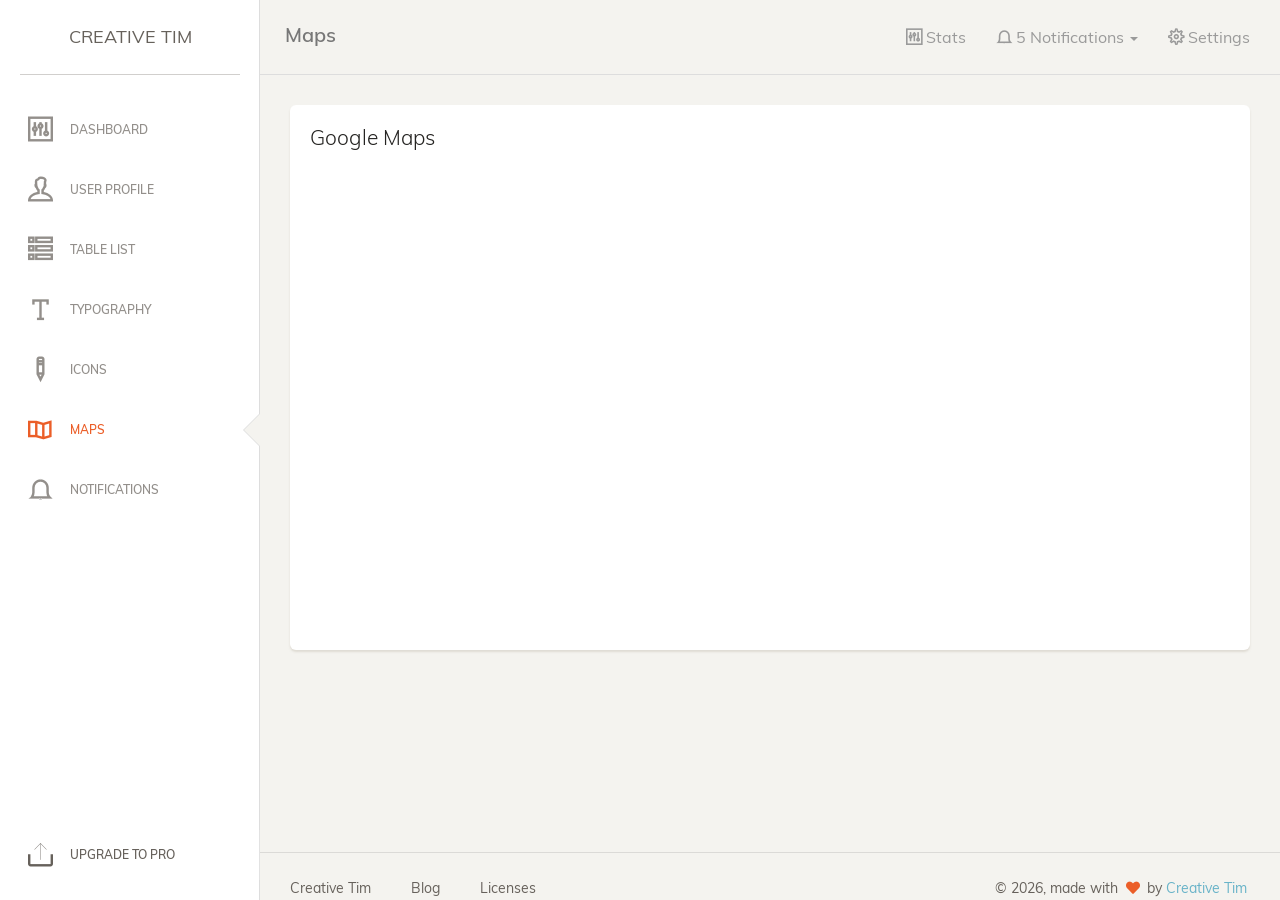
<file: maps.html>
<!doctype html>
<html lang="en">
<head>
	<meta charset="utf-8" />
	<link rel="apple-touch-icon" sizes="76x76" href="assets/img/apple-icon.png">
	<link rel="icon" type="image/png" sizes="96x96" href="assets/img/favicon.png">
	<meta http-equiv="X-UA-Compatible" content="IE=edge,chrome=1" />

	<title>Paper Dashboard by Creative Tim</title>

	<meta content='width=device-width, initial-scale=1.0, maximum-scale=1.0, user-scalable=0' name='viewport' />
    <meta name="viewport" content="width=device-width" />


    <!-- Bootstrap core CSS     -->
    <link href="assets/css/bootstrap.min.css" rel="stylesheet" />

    <!-- Animation library for notifications   -->
    <link href="assets/css/animate.min.css" rel="stylesheet"/>

    <!--  Paper Dashboard core CSS    -->
    <link href="assets/css/paper-dashboard.css" rel="stylesheet"/>

    <!--  CSS for Demo Purpose, don't include it in your project     -->
    <link href="assets/css/demo.css" rel="stylesheet" />

    <!--  Fonts and icons     -->
    <link href="assets/fonts/fontawesome/css/all.min.css" rel="stylesheet">
    <link href='assets/fonts/muli/stylesheet.css' rel='stylesheet' type='text/css'>
    <link href="assets/css/themify-icons.css" rel="stylesheet">

</head>
<body>

<div class="wrapper">
	<div class="sidebar" data-background-color="white" data-active-color="danger">

    <!--
		Tip 1: you can change the color of the sidebar's background using: data-background-color="white | black"
		Tip 2: you can change the color of the active button using the data-active-color="primary | info | success | warning | danger"
	-->

    	<div class="sidebar-wrapper">
            <div class="logo">
                <a href="http://www.creative-tim.com" class="simple-text">
                    Creative Tim
                </a>
            </div>

            <ul class="nav">
                <li>
                    <a href="dashboard.html">
                        <i class="ti-panel"></i>
                        <p>Dashboard</p>
                    </a>
                </li>
                <li>
                    <a href="user.html">
                        <i class="ti-user"></i>
                        <p>User Profile</p>
                    </a>
                </li>
                <li>
                    <a href="table.html">
                        <i class="ti-view-list-alt"></i>
                        <p>Table List</p>
                    </a>
                </li>
                <li>
                    <a href="typography.html">
                        <i class="ti-text"></i>
                        <p>Typography</p>
                    </a>
                </li>
                <li>
                    <a href="icons.html">
                        <i class="ti-pencil-alt2"></i>
                        <p>Icons</p>
                    </a>
                </li>
                <li class="active">
                    <a href="maps.html">
                        <i class="ti-map"></i>
                        <p>Maps</p>
                    </a>
                </li>
                <li>
                    <a href="notifications.html">
                        <i class="ti-bell"></i>
                        <p>Notifications</p>
                    </a>
                </li>
				<li class="active-pro">
                    <a href="upgrade.html">
                        <i class="ti-export"></i>
                        <p>Upgrade to PRO</p>
                    </a>
                </li>
            </ul>
    	</div>
    </div>

    <div class="main-panel">
		<nav class="navbar navbar-default">
            <div class="container-fluid">
                <div class="navbar-header">
                    <button type="button" class="navbar-toggle">
                        <span class="sr-only">Toggle navigation</span>
                        <span class="icon-bar bar1"></span>
                        <span class="icon-bar bar2"></span>
                        <span class="icon-bar bar3"></span>
                    </button>
                    <a class="navbar-brand" href="#">Maps</a>
                </div>
                <div class="collapse navbar-collapse">
                    <ul class="nav navbar-nav navbar-right">
                        <li>
                            <a href="#" class="dropdown-toggle" data-toggle="dropdown">
                                <i class="ti-panel"></i>
								<p>Stats</p>
                            </a>
                        </li>
                        <li class="dropdown">
                              <a href="#" class="dropdown-toggle" data-toggle="dropdown">
                                    <i class="ti-bell"></i>
                                    <p class="notification">5</p>
									<p>Notifications</p>
									<b class="caret"></b>
                              </a>
                              <ul class="dropdown-menu">
                                <li><a href="#">Notification 1</a></li>
                                <li><a href="#">Notification 2</a></li>
                                <li><a href="#">Notification 3</a></li>
                                <li><a href="#">Notification 4</a></li>
                                <li><a href="#">Another notification</a></li>
                              </ul>
                        </li>
						<li>
                            <a href="#">
								<i class="ti-settings"></i>
								<p>Settings</p>
                            </a>
                        </li>
                    </ul>

                </div>
            </div>
        </nav>

		<div class="content">
            <div class="container-fluid">
                <div class="card card-map">
					<div class="header">
                        <h4 class="title">Google Maps</h4>
                    </div>
					<div class="map">
						<div id="map"></div>
					</div>
				</div>
			</div>
		</div>

		<footer class="footer">
            <div class="container-fluid">
                <nav class="pull-left">
                    <ul>

                        <li>
                            <a href="http://www.creative-tim.com">
                                Creative Tim
                            </a>
                        </li>
                        <li>
                            <a href="http://blog.creative-tim.com">
                               Blog
                            </a>
                        </li>
                        <li>
                            <a href="http://www.creative-tim.com/license">
                                Licenses
                            </a>
                        </li>
                    </ul>
                </nav>
				<div class="copyright pull-right">
                    &copy; <script>document.write(new Date().getFullYear())</script>, made with <i class="fa fa-heart heart"></i> by <a href="http://www.creative-tim.com">Creative Tim</a>
                </div>
            </div>
        </footer>

    </div>
</div>


</body>

    <!--   Core JS Files   -->
    <script src="assets/js/jquery-1.10.2.js" type="text/javascript"></script>
	<script src="assets/js/bootstrap.min.js" type="text/javascript"></script>

	<!--  Checkbox, Radio & Switch Plugins -->
	<script src="assets/js/bootstrap-checkbox-radio.js"></script>

	<!--  Charts Plugin -->
	<script src="assets/js/chartist.min.js"></script>

    <!--  Notifications Plugin    -->
    <script src="assets/js/bootstrap-notify.js"></script>

    <!--  Google Maps Plugin (removed - now local) -->

    <!-- Paper Dashboard Core javascript and methods for Demo purpose -->
	<script src="assets/js/paper-dashboard.js"></script>

	<!-- Paper Dashboard DEMO methods, don't include it in your project! -->
	<script src="assets/js/demo.js"></script>

</html>
</file>
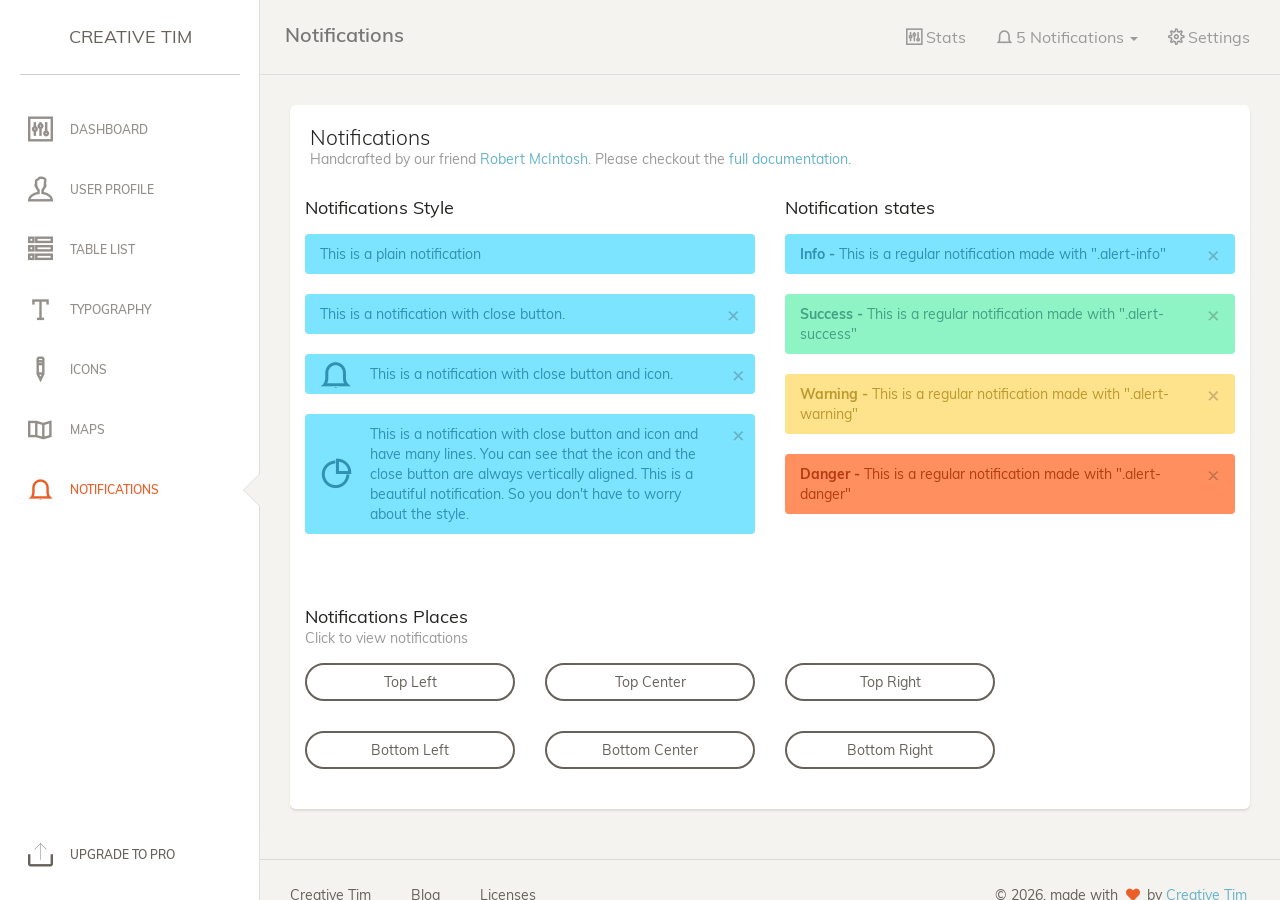
<file: notifications.html>
<!doctype html>
<html lang="en">
<head>
	<meta charset="utf-8" />
	<link rel="apple-touch-icon" sizes="76x76" href="assets/img/apple-icon.png">
	<link rel="icon" type="image/png" sizes="96x96" href="assets/img/favicon.png">
	<meta http-equiv="X-UA-Compatible" content="IE=edge,chrome=1" />

	<title>Paper Dashboard by Creative Tim</title>

	<meta content='width=device-width, initial-scale=1.0, maximum-scale=1.0, user-scalable=0' name='viewport' />
    <meta name="viewport" content="width=device-width" />


    <!-- Bootstrap core CSS     -->
    <link href="assets/css/bootstrap.min.css" rel="stylesheet" />

    <!-- Animation library for notifications   -->
    <link href="assets/css/animate.min.css" rel="stylesheet"/>

    <!--  Paper Dashboard core CSS    -->
    <link href="assets/css/paper-dashboard.css" rel="stylesheet"/>

    <!--  CSS for Demo Purpose, don't include it in your project     -->
    <link href="assets/css/demo.css" rel="stylesheet" />

    <!--     Fonts and icons     -->
    <link href="assets/fonts/fontawesome/css/all.min.css" rel="stylesheet">
    <link href='assets/fonts/muli/stylesheet.css' rel='stylesheet' type='text/css'>
    <link href="assets/css/themify-icons.css" rel="stylesheet">

</head>
<body>

<div class="wrapper">
	<div class="sidebar" data-background-color="white" data-active-color="danger">

    <!--
		Tip 1: you can change the color of the sidebar's background using: data-background-color="white | black"
		Tip 2: you can change the color of the active button using the data-active-color="primary | info | success | warning | danger"
	-->

    	<div class="sidebar-wrapper">
            <div class="logo">
                <a href="http://www.creative-tim.com" class="simple-text">
                    Creative Tim
                </a>
            </div>

            <ul class="nav">
                <li>
                    <a href="dashboard.html">
                        <i class="ti-panel"></i>
                        <p>Dashboard</p>
                    </a>
                </li>
                <li>
                    <a href="user.html">
                        <i class="ti-user"></i>
                        <p>User Profile</p>
                    </a>
                </li>
                <li>
                    <a href="table.html">
                        <i class="ti-view-list-alt"></i>
                        <p>Table List</p>
                    </a>
                </li>
                <li>
                    <a href="typography.html">
                        <i class="ti-text"></i>
                        <p>Typography</p>
                    </a>
                </li>
                <li>
                    <a href="icons.html">
                        <i class="ti-pencil-alt2"></i>
                        <p>Icons</p>
                    </a>
                </li>
                <li>
                    <a href="maps.html">
                        <i class="ti-map"></i>
                        <p>Maps</p>
                    </a>
                </li>
                <li class="active">
                    <a href="notifications.html">
                        <i class="ti-bell"></i>
                        <p>Notifications</p>
                    </a>
                </li>
				<li class="active-pro">
                    <a href="upgrade.html">
                        <i class="ti-export"></i>
                        <p>Upgrade to PRO</p>
                    </a>
                </li>
            </ul>
    	</div>
    </div>

    <div class="main-panel">
		<nav class="navbar navbar-default">
            <div class="container-fluid">
                <div class="navbar-header">
                    <button type="button" class="navbar-toggle">
                        <span class="sr-only">Toggle navigation</span>
                        <span class="icon-bar bar1"></span>
                        <span class="icon-bar bar2"></span>
                        <span class="icon-bar bar3"></span>
                    </button>
                    <a class="navbar-brand" href="#">Notifications</a>
                </div>
                <div class="collapse navbar-collapse">
                    <ul class="nav navbar-nav navbar-right">
                        <li>
                            <a href="#" class="dropdown-toggle" data-toggle="dropdown">
                                <i class="ti-panel"></i>
								<p>Stats</p>
                            </a>
                        </li>
                        <li class="dropdown">
                              <a href="#" class="dropdown-toggle" data-toggle="dropdown">
                                    <i class="ti-bell"></i>
                                    <p class="notification">5</p>
									<p>Notifications</p>
									<b class="caret"></b>
                              </a>
                              <ul class="dropdown-menu">
                                <li><a href="#">Notification 1</a></li>
                                <li><a href="#">Notification 2</a></li>
                                <li><a href="#">Notification 3</a></li>
                                <li><a href="#">Notification 4</a></li>
                                <li><a href="#">Another notification</a></li>
                              </ul>
                        </li>
						<li>
                            <a href="#">
								<i class="ti-settings"></i>
								<p>Settings</p>
                            </a>
                        </li>
                    </ul>

                </div>
            </div>
        </nav>


        <div class="content">
            <div class="container-fluid">
                <div class="card">
                    <div class="header">
                        <h4 class="title">Notifications</h4>
                        <p class="category">Handcrafted by our friend <a target="_blank" href="https://github.com/mouse0270">Robert McIntosh</a>. Please checkout the <a href="http://bootstrap-notify.remabledesigns.com/" target="_blank">full documentation.</a></p>

                    </div>
                    <div class="content">
                        <div class="row">
                            <div class="col-md-6">
                                <h5>Notifications Style</h5>
                                <div class="alert alert-info">
                                    <span>This is a plain notification</span>
                                </div>
                                <div class="alert alert-info">
                                    <button type="button" aria-hidden="true" class="close">×</button>
                                    <span>This is a notification with close button.</span>
                                </div>
                                <div class="alert alert-info alert-with-icon" data-notify="container">
                                    <button type="button" aria-hidden="true" class="close">×</button>
                                    <span data-notify="icon" class="ti-bell"></span>
                                    <span data-notify="message">This is a notification with close button and icon.</span>
                                </div>
                                <div class="alert alert-info alert-with-icon" data-notify="container">
                                    <button type="button" aria-hidden="true" class="close">×</button>
                                    <span data-notify="icon" class="ti-pie-chart"></span>
                                    <span data-notify="message">This is a notification with close button and icon and have many lines. You can see that the icon and the close button are always vertically aligned. This is a beautiful notification. So you don't have to worry about the style.</span>
                                </div>
                            </div>
                            <div class="col-md-6">
                                <h5>Notification states</h5>
                                <div class="alert alert-info">
                                    <button type="button" aria-hidden="true" class="close">×</button>
                                    <span><b> Info - </b> This is a regular notification made with ".alert-info"</span>
                                </div>
                                <div class="alert alert-success">
                                    <button type="button" aria-hidden="true" class="close">×</button>
                                    <span><b> Success - </b> This is a regular notification made with ".alert-success"</span>
                                </div>
                                <div class="alert alert-warning">
                                    <button type="button" aria-hidden="true" class="close">×</button>
                                    <span><b> Warning - </b> This is a regular notification made with ".alert-warning"</span>
                                </div>
                                <div class="alert alert-danger">
                                    <button type="button" aria-hidden="true" class="close">×</button>
                                    <span><b> Danger - </b> This is a regular notification made with ".alert-danger"</span>
                                </div>
                            </div>
                        </div>
                        <br>
                        <br>
                        <div class="places-buttons">
                            <div class="row">
                                <div class="col-md-9">
                                    <h5>Notifications Places
                                        <p class="category">Click to view notifications</p>
                                    </h5>
                                </div>
                            </div>
                            <div class="row">
                                <div class="col-md-3">
                                    <button class="btn btn-default btn-block" onclick="demo.showNotification('top','left')">Top Left</button>
                                </div>
                                <div class="col-md-3">
                                    <button class="btn btn-default btn-block" onclick="demo.showNotification('top','center')">Top Center</button>
                                </div>
                                <div class="col-md-3">
                                    <button class="btn btn-default btn-block" onclick="demo.showNotification('top','right')">Top Right</button>
                                </div>
                            </div>
                            <div class="row">
                                <div class="col-md-3">
                                    <button class="btn btn-default btn-block" onclick="demo.showNotification('bottom','left')">Bottom Left</button>
                                </div>
                                <div class="col-md-3">
                                    <button class="btn btn-default btn-block" onclick="demo.showNotification('bottom','center')">Bottom Center</button>
                                </div>
                                <div class="col-md-3">
                                    <button class="btn btn-default btn-block" onclick="demo.showNotification('bottom','right')">Bottom Right</button>
                                </div>
                            </div>
                        </div>
                    </div>
                </div>
            </div>
        </div>


        <footer class="footer">
            <div class="container-fluid">
                <nav class="pull-left">
                    <ul>

                        <li>
                            <a href="http://www.creative-tim.com">
                                Creative Tim
                            </a>
                        </li>
                        <li>
                            <a href="http://blog.creative-tim.com">
                               Blog
                            </a>
                        </li>
                        <li>
                            <a href="http://www.creative-tim.com/license">
                                Licenses
                            </a>
                        </li>
                    </ul>
                </nav>
				<div class="copyright pull-right">
                    &copy; <script>document.write(new Date().getFullYear())</script>, made with <i class="fa fa-heart heart"></i> by <a href="http://www.creative-tim.com">Creative Tim</a>
                </div>
            </div>
        </footer>

    </div>
</div>


</body>

    <!--   Core JS Files   -->
    <script src="assets/js/jquery-1.10.2.js" type="text/javascript"></script>
	<script src="assets/js/bootstrap.min.js" type="text/javascript"></script>

	<!--  Checkbox, Radio & Switch Plugins -->
	<script src="assets/js/bootstrap-checkbox-radio.js"></script>

	<!--  Charts Plugin -->
	<script src="assets/js/chartist.min.js"></script>

    <!--  Notifications Plugin    -->
    <script src="assets/js/bootstrap-notify.js"></script>

    <!--  Google Maps Plugin (removed - now local) -->

    <!-- Paper Dashboard Core javascript and methods for Demo purpose -->
	<script src="assets/js/paper-dashboard.js"></script>

	<!-- Paper Dashboard DEMO methods, don't include it in your project! -->
	<script src="assets/js/demo.js"></script>

</html>
</file>
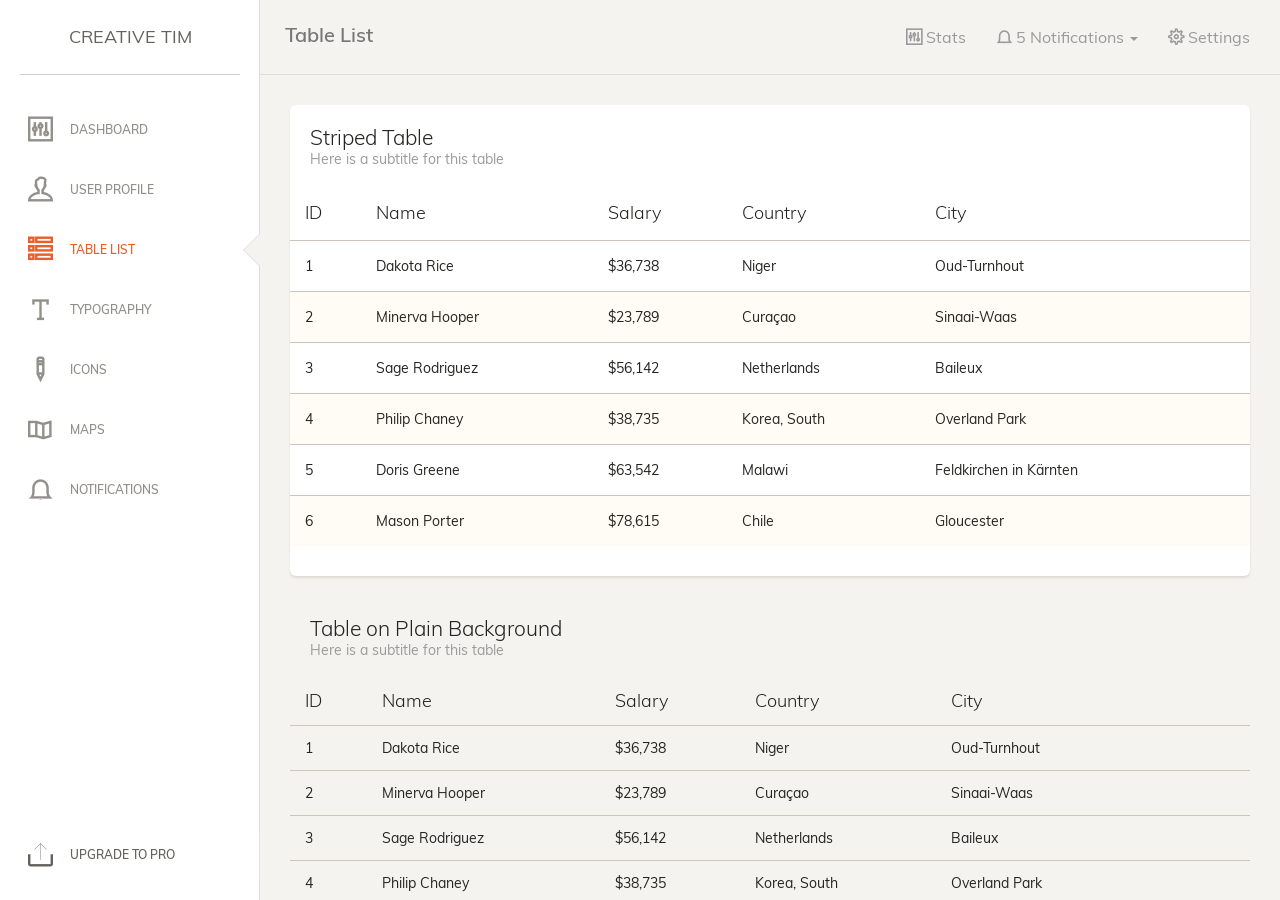
<file: table.html>
<!doctype html>
<html lang="en">
<head>
	<meta charset="utf-8" />
	<link rel="apple-touch-icon" sizes="76x76" href="assets/img/apple-icon.png">
	<link rel="icon" type="image/png" sizes="96x96" href="assets/img/favicon.png">
	<meta http-equiv="X-UA-Compatible" content="IE=edge,chrome=1" />

	<title>Paper Dashboard by Creative Tim</title>

	<meta content='width=device-width, initial-scale=1.0, maximum-scale=1.0, user-scalable=0' name='viewport' />
    <meta name="viewport" content="width=device-width" />


    <!-- Bootstrap core CSS     -->
    <link href="assets/css/bootstrap.min.css" rel="stylesheet" />

    <!-- Animation library for notifications   -->
    <link href="assets/css/animate.min.css" rel="stylesheet"/>

    <!--  Paper Dashboard core CSS    -->
    <link href="assets/css/paper-dashboard.css" rel="stylesheet"/>

    <!--  CSS for Demo Purpose, don't include it in your project     -->
    <link href="assets/css/demo.css" rel="stylesheet" />

    <!--  Fonts and icons     -->
    <link href="assets/fonts/fontawesome/css/all.min.css" rel="stylesheet">
    <link href='assets/fonts/muli/stylesheet.css' rel='stylesheet' type='text/css'>
    <link href="assets/css/themify-icons.css" rel="stylesheet">

</head>
<body>

<div class="wrapper">
	<div class="sidebar" data-background-color="white" data-active-color="danger">

    <!--
		Tip 1: you can change the color of the sidebar's background using: data-background-color="white | black"
		Tip 2: you can change the color of the active button using the data-active-color="primary | info | success | warning | danger"
	-->

    	<div class="sidebar-wrapper">
            <div class="logo">
                <a href="http://www.creative-tim.com" class="simple-text">
                    Creative Tim
                </a>
            </div>

            <ul class="nav">
                <li>
                    <a href="dashboard.html">
                        <i class="ti-panel"></i>
                        <p>Dashboard</p>
                    </a>
                </li>
                <li>
                    <a href="user.html">
                        <i class="ti-user"></i>
                        <p>User Profile</p>
                    </a>
                </li>
                <li class="active">
                    <a href="table.html">
                        <i class="ti-view-list-alt"></i>
                        <p>Table List</p>
                    </a>
                </li>
                <li>
                    <a href="typography.html">
                        <i class="ti-text"></i>
                        <p>Typography</p>
                    </a>
                </li>
                <li>
                    <a href="icons.html">
                        <i class="ti-pencil-alt2"></i>
                        <p>Icons</p>
                    </a>
                </li>
                <li>
                    <a href="maps.html">
                        <i class="ti-map"></i>
                        <p>Maps</p>
                    </a>
                </li>
                <li>
                    <a href="notifications.html">
                        <i class="ti-bell"></i>
                        <p>Notifications</p>
                    </a>
                </li>
				<li class="active-pro">
                    <a href="upgrade.html">
                        <i class="ti-export"></i>
                        <p>Upgrade to PRO</p>
                    </a>
                </li>
            </ul>
    	</div>
    </div>

    <div class="main-panel">
		<nav class="navbar navbar-default">
            <div class="container-fluid">
                <div class="navbar-header">
                    <button type="button" class="navbar-toggle">
                        <span class="sr-only">Toggle navigation</span>
                        <span class="icon-bar bar1"></span>
                        <span class="icon-bar bar2"></span>
                        <span class="icon-bar bar3"></span>
                    </button>
                    <a class="navbar-brand" href="#">Table List</a>
                </div>
                <div class="collapse navbar-collapse">
                    <ul class="nav navbar-nav navbar-right">
                        <li>
                            <a href="#" class="dropdown-toggle" data-toggle="dropdown">
                                <i class="ti-panel"></i>
								<p>Stats</p>
                            </a>
                        </li>
                        <li class="dropdown">
                              <a href="#" class="dropdown-toggle" data-toggle="dropdown">
                                    <i class="ti-bell"></i>
                                    <p class="notification">5</p>
									<p>Notifications</p>
									<b class="caret"></b>
                              </a>
                              <ul class="dropdown-menu">
                                <li><a href="#">Notification 1</a></li>
                                <li><a href="#">Notification 2</a></li>
                                <li><a href="#">Notification 3</a></li>
                                <li><a href="#">Notification 4</a></li>
                                <li><a href="#">Another notification</a></li>
                              </ul>
                        </li>
						<li>
                            <a href="#">
								<i class="ti-settings"></i>
								<p>Settings</p>
                            </a>
                        </li>
                    </ul>

                </div>
            </div>
        </nav>


        <div class="content">
            <div class="container-fluid">
                <div class="row">
                    <div class="col-md-12">
                        <div class="card">
                            <div class="header">
                                <h4 class="title">Striped Table</h4>
                                <p class="category">Here is a subtitle for this table</p>
                            </div>
                            <div class="content table-responsive table-full-width">
                                <table class="table table-striped">
                                    <thead>
                                        <th>ID</th>
                                    	<th>Name</th>
                                    	<th>Salary</th>
                                    	<th>Country</th>
                                    	<th>City</th>
                                    </thead>
                                    <tbody>
                                        <tr>
                                        	<td>1</td>
                                        	<td>Dakota Rice</td>
                                        	<td>$36,738</td>
                                        	<td>Niger</td>
                                        	<td>Oud-Turnhout</td>
                                        </tr>
                                        <tr>
                                        	<td>2</td>
                                        	<td>Minerva Hooper</td>
                                        	<td>$23,789</td>
                                        	<td>Curaçao</td>
                                        	<td>Sinaai-Waas</td>
                                        </tr>
                                        <tr>
                                        	<td>3</td>
                                        	<td>Sage Rodriguez</td>
                                        	<td>$56,142</td>
                                        	<td>Netherlands</td>
                                        	<td>Baileux</td>
                                        </tr>
                                        <tr>
                                        	<td>4</td>
                                        	<td>Philip Chaney</td>
                                        	<td>$38,735</td>
                                        	<td>Korea, South</td>
                                        	<td>Overland Park</td>
                                        </tr>
                                        <tr>
                                        	<td>5</td>
                                        	<td>Doris Greene</td>
                                        	<td>$63,542</td>
                                        	<td>Malawi</td>
                                        	<td>Feldkirchen in Kärnten</td>
                                        </tr>
                                        <tr>
                                        	<td>6</td>
                                        	<td>Mason Porter</td>
                                        	<td>$78,615</td>
                                        	<td>Chile</td>
                                        	<td>Gloucester</td>
                                        </tr>
                                    </tbody>
                                </table>

                            </div>
                        </div>
                    </div>


                    <div class="col-md-12">
                        <div class="card card-plain">
                            <div class="header">
                                <h4 class="title">Table on Plain Background</h4>
                                <p class="category">Here is a subtitle for this table</p>
                            </div>
                            <div class="content table-responsive table-full-width">
                                <table class="table table-hover">
                                    <thead>
                                        <th>ID</th>
                                    	<th>Name</th>
                                    	<th>Salary</th>
                                    	<th>Country</th>
                                    	<th>City</th>
                                    </thead>
                                    <tbody>
                                        <tr>
                                        	<td>1</td>
                                        	<td>Dakota Rice</td>
                                        	<td>$36,738</td>
                                        	<td>Niger</td>
                                        	<td>Oud-Turnhout</td>
                                        </tr>
                                        <tr>
                                        	<td>2</td>
                                        	<td>Minerva Hooper</td>
                                        	<td>$23,789</td>
                                        	<td>Curaçao</td>
                                        	<td>Sinaai-Waas</td>
                                        </tr>
                                        <tr>
                                        	<td>3</td>
                                        	<td>Sage Rodriguez</td>
                                        	<td>$56,142</td>
                                        	<td>Netherlands</td>
                                        	<td>Baileux</td>
                                        </tr>
                                        <tr>
                                        	<td>4</td>
                                        	<td>Philip Chaney</td>
                                        	<td>$38,735</td>
                                        	<td>Korea, South</td>
                                        	<td>Overland Park</td>
                                        </tr>
                                        <tr>
                                        	<td>5</td>
                                        	<td>Doris Greene</td>
                                        	<td>$63,542</td>
                                        	<td>Malawi</td>
                                        	<td>Feldkirchen in Kärnten</td>
                                        </tr>
                                        <tr>
                                        	<td>6</td>
                                        	<td>Mason Porter</td>
                                        	<td>$78,615</td>
                                        	<td>Chile</td>
                                        	<td>Gloucester</td>
                                        </tr>
                                    </tbody>
                                </table>

                            </div>
                        </div>
                    </div>


                </div>
            </div>
        </div>

        <footer class="footer">
            <div class="container-fluid">
                <nav class="pull-left">
                    <ul>

                        <li>
                            <a href="http://www.creative-tim.com">
                                Creative Tim
                            </a>
                        </li>
                        <li>
                            <a href="http://blog.creative-tim.com">
                               Blog
                            </a>
                        </li>
                        <li>
                            <a href="http://www.creative-tim.com/license">
                                Licenses
                            </a>
                        </li>
                    </ul>
                </nav>
				<div class="copyright pull-right">
                    &copy; <script>document.write(new Date().getFullYear())</script>, made with <i class="fa fa-heart heart"></i> by <a href="http://www.creative-tim.com">Creative Tim</a>
                </div>
            </div>
        </footer>


    </div>
</div>


</body>

    <!--   Core JS Files   -->
    <script src="assets/js/jquery-1.10.2.js" type="text/javascript"></script>
	<script src="assets/js/bootstrap.min.js" type="text/javascript"></script>

	<!--  Checkbox, Radio & Switch Plugins -->
	<script src="assets/js/bootstrap-checkbox-radio.js"></script>

	<!--  Charts Plugin -->
	<script src="assets/js/chartist.min.js"></script>

    <!--  Notifications Plugin    -->
    <script src="assets/js/bootstrap-notify.js"></script>

    <!--  Google Maps Plugin (removed - now local) -->

    <!-- Paper Dashboard Core javascript and methods for Demo purpose -->
	<script src="assets/js/paper-dashboard.js"></script>

	<!-- Paper Dashboard DEMO methods, don't include it in your project! -->
	<script src="assets/js/demo.js"></script>


</html>
</file>
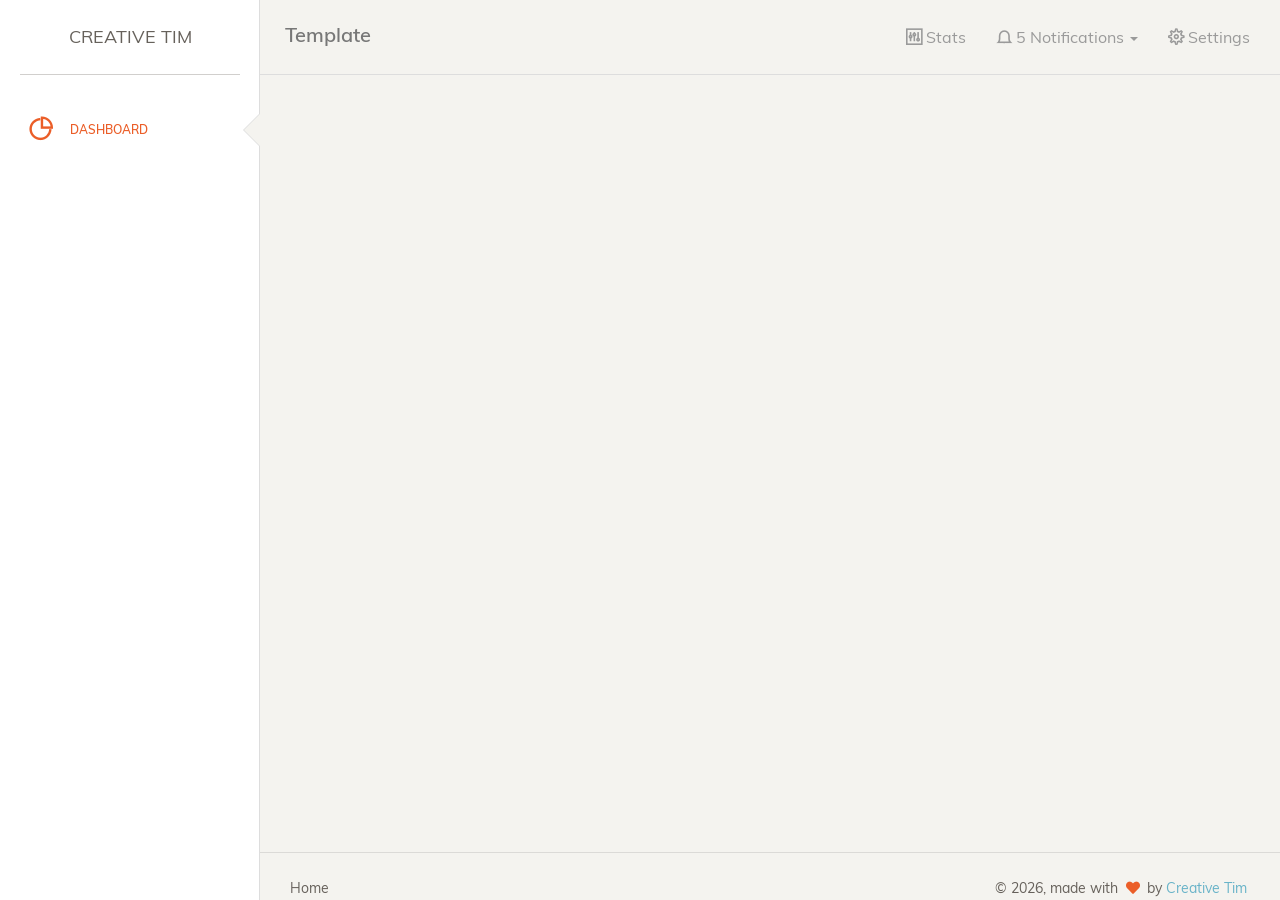
<file: template.html>
<!doctype html>
<html lang="en">
<head>
	<meta charset="utf-8" />
	<link rel="apple-touch-icon" sizes="76x76" href="assets/img/apple-icon.png">
	<link rel="icon" type="image/png" sizes="96x96" href="assets/img/favicon.png">
	<meta http-equiv="X-UA-Compatible" content="IE=edge,chrome=1" />

	<title>Paper Dashboard by Creative Tim</title>

	<meta content='width=device-width, initial-scale=1.0, maximum-scale=1.0, user-scalable=0' name='viewport' />
    <meta name="viewport" content="width=device-width" />


    <!-- Bootstrap core CSS     -->
    <link href="assets/css/bootstrap.min.css" rel="stylesheet" />

    <!-- Animation library for notifications   -->
    <link href="assets/css/animate.min.css" rel="stylesheet"/>

    <!--  Paper Dashboard core CSS    -->
    <link href="assets/css/paper-dashboard.css" rel="stylesheet"/>

    <!--  CSS for Demo Purpose, don't include it in your project     -->
    <link href="assets/css/demo.css" rel="stylesheet" />

    <!--  Fonts and icons     -->
    <link href="assets/fonts/fontawesome/css/all.min.css" rel="stylesheet">
    <link href='assets/fonts/muli/stylesheet.css' rel='stylesheet' type='text/css'>
    <link href="assets/css/themify-icons.css" rel="stylesheet">

</head>
<body>

<div class="wrapper">
	<div class="sidebar" data-background-color="white" data-active-color="danger">

    <!--
		Tip 1: you can change the color of the sidebar's background using: data-background-color="white | black"
		Tip 2: you can change the color of the active button using the data-active-color="primary | info | success | warning | danger"
	-->

    	<div class="sidebar-wrapper">
            <div class="logo">
                <a href="http://www.creative-tim.com" class="simple-text">
                    Creative Tim
                </a>
            </div>

            <ul class="nav">
                <li class="active">
                    <a href="dashboard.html">
                        <i class="ti-pie-chart"></i>
                        <p>Dashboard</p>
                    </a>
                </li>

            </ul>
    	</div>
    </div>

    <div class="main-panel">
		<nav class="navbar navbar-default">
            <div class="container-fluid">
                <div class="navbar-header">
                    <button type="button" class="navbar-toggle">
                        <span class="sr-only">Toggle navigation</span>
                        <span class="icon-bar bar1"></span>
                        <span class="icon-bar bar2"></span>
                        <span class="icon-bar bar3"></span>
                    </button>
                    <a class="navbar-brand" href="#">Template</a>
                </div>
                <div class="collapse navbar-collapse">
                    <ul class="nav navbar-nav navbar-right">
                        <li>
                            <a href="#" class="dropdown-toggle" data-toggle="dropdown">
                                <i class="ti-panel"></i>
								<p>Stats</p>
                            </a>
                        </li>
                        <li class="dropdown">
                              <a href="#" class="dropdown-toggle" data-toggle="dropdown">
                                    <i class="ti-bell"></i>
                                    <p class="notification">5</p>
									<p>Notifications</p>
									<b class="caret"></b>
                              </a>
                              <ul class="dropdown-menu">
                                <li><a href="#">Notification 1</a></li>
                                <li><a href="#">Notification 2</a></li>
                                <li><a href="#">Notification 3</a></li>
                                <li><a href="#">Notification 4</a></li>
                                <li><a href="#">Another notification</a></li>
                              </ul>
                        </li>
						<li>
                            <a href="#">
								<i class="ti-settings"></i>
								<p>Settings</p>
                            </a>
                        </li>
                    </ul>

                </div>
            </div>
        </nav>


        <div class="content">
            <div class="container-fluid">
                <div class="row">

                </div>
            </div>
        </div>


        <footer class="footer">
            <div class="container-fluid">
                <nav class="pull-left">
                    <ul>

                        <li>
                            <a href="#">
                                Home
                            </a>
                        </li>
                    </ul>
                </nav>
				<div class="copyright pull-right">
                    &copy; <script>document.write(new Date().getFullYear())</script>, made with <i class="fa fa-heart heart"></i> by <a href="http://www.creative-tim.com">Creative Tim</a>
                </div>
            </div>
        </footer>

    </div>
</div>


</body>

    <!--   Core JS Files   -->
    <script src="assets/js/jquery-1.10.2.js" type="text/javascript"></script>
	<script src="assets/js/bootstrap.min.js" type="text/javascript"></script>

	<!--  Checkbox, Radio & Switch Plugins -->
	<script src="assets/js/bootstrap-checkbox-radio.js"></script>

	<!--  Charts Plugin -->
	<script src="assets/js/chartist.min.js"></script>

    <!--  Notifications Plugin    -->
    <script src="assets/js/bootstrap-notify.js"></script>

    <!--  Google Maps Plugin (removed - now local) -->

    <!-- Paper Dashboard Core javascript and methods for Demo purpose -->
	<script src="assets/js/paper-dashboard.js"></script>

	<!-- Paper Dashboard DEMO methods, don't include it in your project! -->
	<script src="assets/js/demo.js"></script>


</html>
</file>
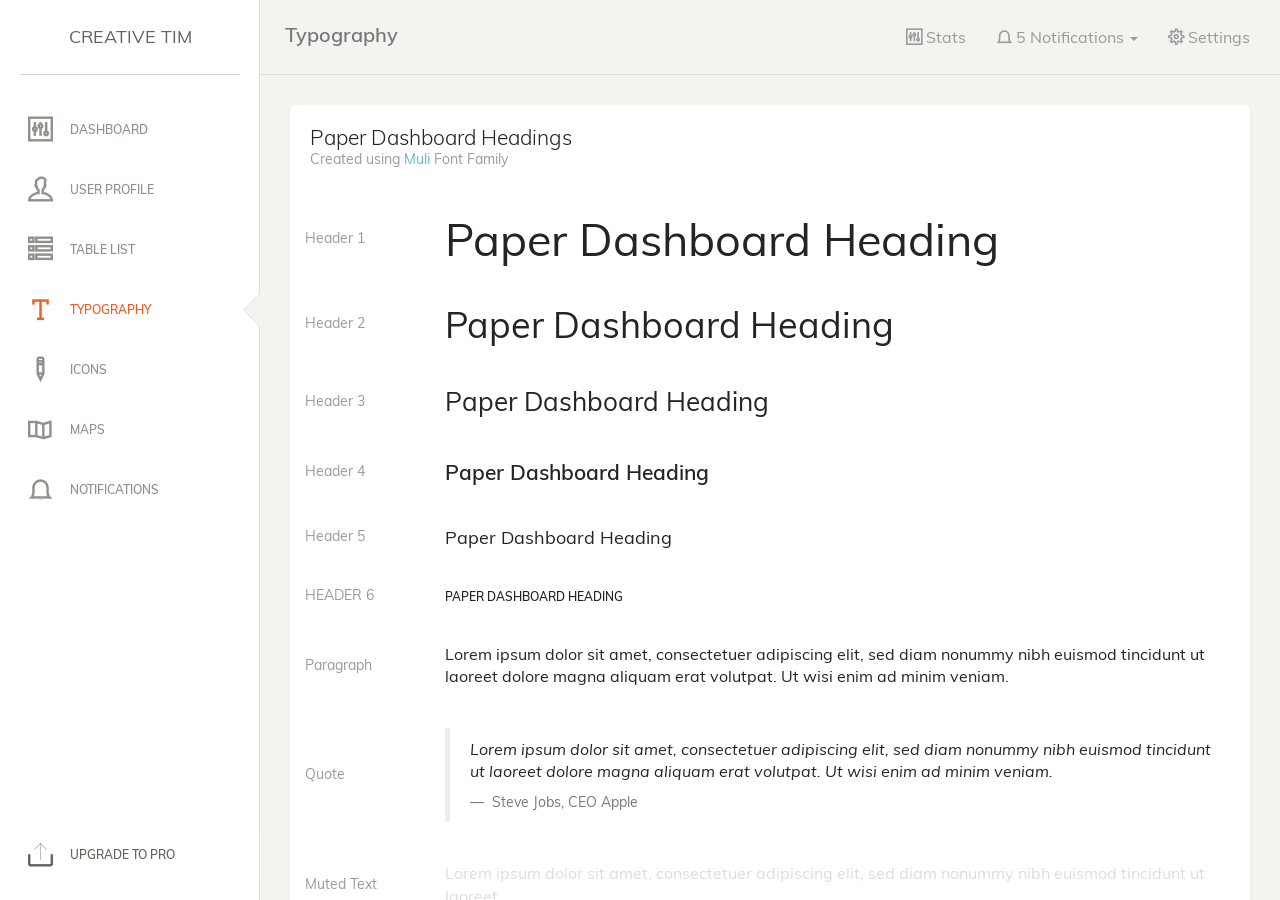
<file: typography.html>
<!doctype html>
<html lang="en">
<head>
	<meta charset="utf-8" />
	<link rel="apple-touch-icon" sizes="76x76" href="assets/img/apple-icon.png">
	<link rel="icon" type="image/png" sizes="96x96" href="assets/img/favicon.png">
	<meta http-equiv="X-UA-Compatible" content="IE=edge,chrome=1" />

	<title>Paper Dashboard by Creative Tim</title>

	<meta content='width=device-width, initial-scale=1.0, maximum-scale=1.0, user-scalable=0' name='viewport' />
    <meta name="viewport" content="width=device-width" />


    <!-- Bootstrap core CSS     -->
    <link href="assets/css/bootstrap.min.css" rel="stylesheet" />

    <!-- Animation library for notifications   -->
    <link href="assets/css/animate.min.css" rel="stylesheet"/>

    <!--  Paper Dashboard core CSS    -->
    <link href="assets/css/paper-dashboard.css" rel="stylesheet"/>

    <!--  CSS for Demo Purpose, don't include it in your project     -->
    <link href="assets/css/demo.css" rel="stylesheet" />

    <!--  Fonts and icons     -->
    <link href="assets/fonts/fontawesome/css/all.min.css" rel="stylesheet">
    <link href='assets/fonts/muli/stylesheet.css' rel='stylesheet' type='text/css'>
    <link href="assets/css/themify-icons.css" rel="stylesheet">

</head>
<body>

<div class="wrapper">
	<div class="sidebar" data-background-color="white" data-active-color="danger">

	<!--
		Tip 1: you can change the color of the sidebar's background using: data-background-color="white | black"
		Tip 2: you can change the color of the active button using the data-active-color="primary | info | success | warning | danger"
	-->

		<div class="sidebar-wrapper">
            <div class="logo">
                <a href="http://www.creative-tim.com" class="simple-text">
                    Creative Tim
                </a>
            </div>

            <ul class="nav">
                <li>
                    <a href="dashboard.html">
                        <i class="ti-panel"></i>
                        <p>Dashboard</p>
                    </a>
                </li>
                <li>
                    <a href="user.html">
                        <i class="ti-user"></i>
                        <p>User Profile</p>
                    </a>
                </li>
                <li>
                    <a href="table.html">
                        <i class="ti-view-list-alt"></i>
                        <p>Table List</p>
                    </a>
                </li>
                <li  class="active">
                    <a href="typography.html">
                        <i class="ti-text"></i>
                        <p>Typography</p>
                    </a>
                </li>
                <li>
                    <a href="icons.html">
                        <i class="ti-pencil-alt2"></i>
                        <p>Icons</p>
                    </a>
                </li>
                <li>
                    <a href="maps.html">
                        <i class="ti-map"></i>
                        <p>Maps</p>
                    </a>
                </li>
                <li>
                    <a href="notifications.html">
                        <i class="ti-bell"></i>
                        <p>Notifications</p>
                    </a>
                </li>
				<li class="active-pro">
                    <a href="upgrade.html">
                        <i class="ti-export"></i>
                        <p>Upgrade to PRO</p>
                    </a>
                </li>
            </ul>
    	</div>
    </div>

    <div class="main-panel">
		<nav class="navbar navbar-default">
            <div class="container-fluid">
                <div class="navbar-header">
                    <button type="button" class="navbar-toggle">
                        <span class="sr-only">Toggle navigation</span>
                        <span class="icon-bar bar1"></span>
                        <span class="icon-bar bar2"></span>
                        <span class="icon-bar bar3"></span>
                    </button>
                    <a class="navbar-brand" href="#">Typography</a>
                </div>
                <div class="collapse navbar-collapse">
                    <ul class="nav navbar-nav navbar-right">
                        <li>
                            <a href="#" class="dropdown-toggle" data-toggle="dropdown">
                                <i class="ti-panel"></i>
								<p>Stats</p>
                            </a>
                        </li>
                        <li class="dropdown">
                              <a href="#" class="dropdown-toggle" data-toggle="dropdown">
                                    <i class="ti-bell"></i>
                                    <p class="notification">5</p>
									<p>Notifications</p>
									<b class="caret"></b>
                              </a>
                              <ul class="dropdown-menu">
                                <li><a href="#">Notification 1</a></li>
                                <li><a href="#">Notification 2</a></li>
                                <li><a href="#">Notification 3</a></li>
                                <li><a href="#">Notification 4</a></li>
                                <li><a href="#">Another notification</a></li>
                              </ul>
                        </li>
						<li>
                            <a href="#">
								<i class="ti-settings"></i>
								<p>Settings</p>
                            </a>
                        </li>
                    </ul>

                </div>
            </div>
        </nav>


        <div class="content">
            <div class="container-fluid">
                <div class="row">
                    <div class="col-md-12">
                        <div class="card">
                            <div class="header">
                                <h4 class="title">Paper Dashboard Headings</h4>
                                <p class="category">Created using <a href="https://www.google.com/fonts/specimen/Muli">Muli</a> Font Family</p>
                            </div>
                            <div class="content">

                                <div class="typo-line">
                                    <h1><p class="category">Header 1</p>Paper Dashboard Heading </h1>
                                </div>

                                    <div class="typo-line">
                                    <h2><p class="category">Header 2</p>Paper Dashboard Heading </h2>
                                </div>
                                <div class="typo-line">
                                    <h3><p class="category">Header 3</p>Paper Dashboard Heading </h3>
                                </div>
                                <div class="typo-line">
                                    <h4><p class="category">Header 4</p>Paper Dashboard Heading </h4>
                                </div>
                                <div class="typo-line">
                                    <h5><p class="category">Header 5</p>Paper Dashboard Heading </h5>
                                </div>
                                 <div class="typo-line">
                                    <h6><p class="category">Header 6</p>Paper Dashboard Heading </h6>
                                </div>
                                <div class="typo-line">
                                    <p><span class="category">Paragraph</span>Lorem ipsum dolor sit amet, consectetuer adipiscing elit, sed diam nonummy nibh euismod tincidunt ut laoreet dolore magna aliquam erat volutpat. Ut wisi enim ad minim veniam.</p>
                                </div>
                                <div class="typo-line">
                                    <p class="category">Quote</p>
                                    <blockquote>
                                     <p>
                                     Lorem ipsum dolor sit amet, consectetuer adipiscing elit, sed diam nonummy nibh euismod tincidunt ut laoreet dolore magna aliquam erat volutpat. Ut wisi enim ad minim veniam.
                                     </p>
                                     <small>
                                     Steve Jobs, CEO Apple
                                     </small>
                                    </blockquote>
                                </div>

                                <div class="typo-line">
                                    <p class="category">Muted Text</p>
                                    <p class="text-muted">
                                    Lorem ipsum dolor sit amet, consectetuer adipiscing elit, sed diam nonummy nibh euismod tincidunt ut laoreet.
                                    </p>
                                </div>
                                <div class="typo-line">
                                    <!--
                                     there are also "text-info", "text-success", "text-warning", "text-danger" clases for the text
                                     -->
                                    <p class="category">Coloured Text</p>
                                    <p class="text-primary">
                                        Text Primary - Light Bootstrap Table Heading and complex bootstrap dashboard you've ever seen on the internet.
                                    </p>
                                    <p class="text-info">
                                        Text Info - Light Bootstrap Table Heading and complex bootstrap dashboard you've ever seen on the internet.
                                    </p>
                                    <p class="text-success">
                                        Text Success - Light Bootstrap Table Heading and complex bootstrap dashboard you've ever seen on the internet.
                                    </p>
                                    <p class="text-warning">
                                        Text Warning - Light Bootstrap Table Heading and complex bootstrap dashboard you've ever seen on the internet.
                                    </p>
                                    <p class="text-danger">
                                        Text Danger - Light Bootstrap Table Heading and complex bootstrap dashboard you've ever seen on the internet.
                                    </p>
                                </div>

                                <div class="typo-line">
                                    <h2><p class="category">Small Tag</p>Header with small subtitle <br><small>".small" is a tag for the headers</small> </h2>
                                </div>


                            </div>
                        </div>
                    </div>

                </div>
            </div>
        </div>

        <footer class="footer">
            <div class="container-fluid">
                <nav class="pull-left">
                    <ul>

                        <li>
                            <a href="http://www.creative-tim.com">
                                Creative Tim
                            </a>
                        </li>
                        <li>
                            <a href="http://blog.creative-tim.com">
                               Blog
                            </a>
                        </li>
                        <li>
                            <a href="http://www.creative-tim.com/license">
                                Licenses
                            </a>
                        </li>
                    </ul>
                </nav>
				<div class="copyright pull-right">
                    &copy; <script>document.write(new Date().getFullYear())</script>, made with <i class="fa fa-heart heart"></i> by <a href="http://www.creative-tim.com">Creative Tim</a>
                </div>
            </div>
        </footer>


    </div>
</div>


</body>

    <!--   Core JS Files   -->
    <script src="assets/js/jquery-1.10.2.js" type="text/javascript"></script>
	<script src="assets/js/bootstrap.min.js" type="text/javascript"></script>

	<!--  Checkbox, Radio & Switch Plugins -->
	<script src="assets/js/bootstrap-checkbox-radio.js"></script>

	<!--  Charts Plugin -->
	<script src="assets/js/chartist.min.js"></script>

    <!--  Notifications Plugin    -->
    <script src="assets/js/bootstrap-notify.js"></script>

    <!--  Google Maps Plugin (removed - now local) -->

    <!-- Paper Dashboard Core javascript and methods for Demo purpose -->
	<script src="assets/js/paper-dashboard.js"></script>

	<!-- Paper Dashboard DEMO methods, don't include it in your project! -->
	<script src="assets/js/demo.js"></script>

</html>
</file>
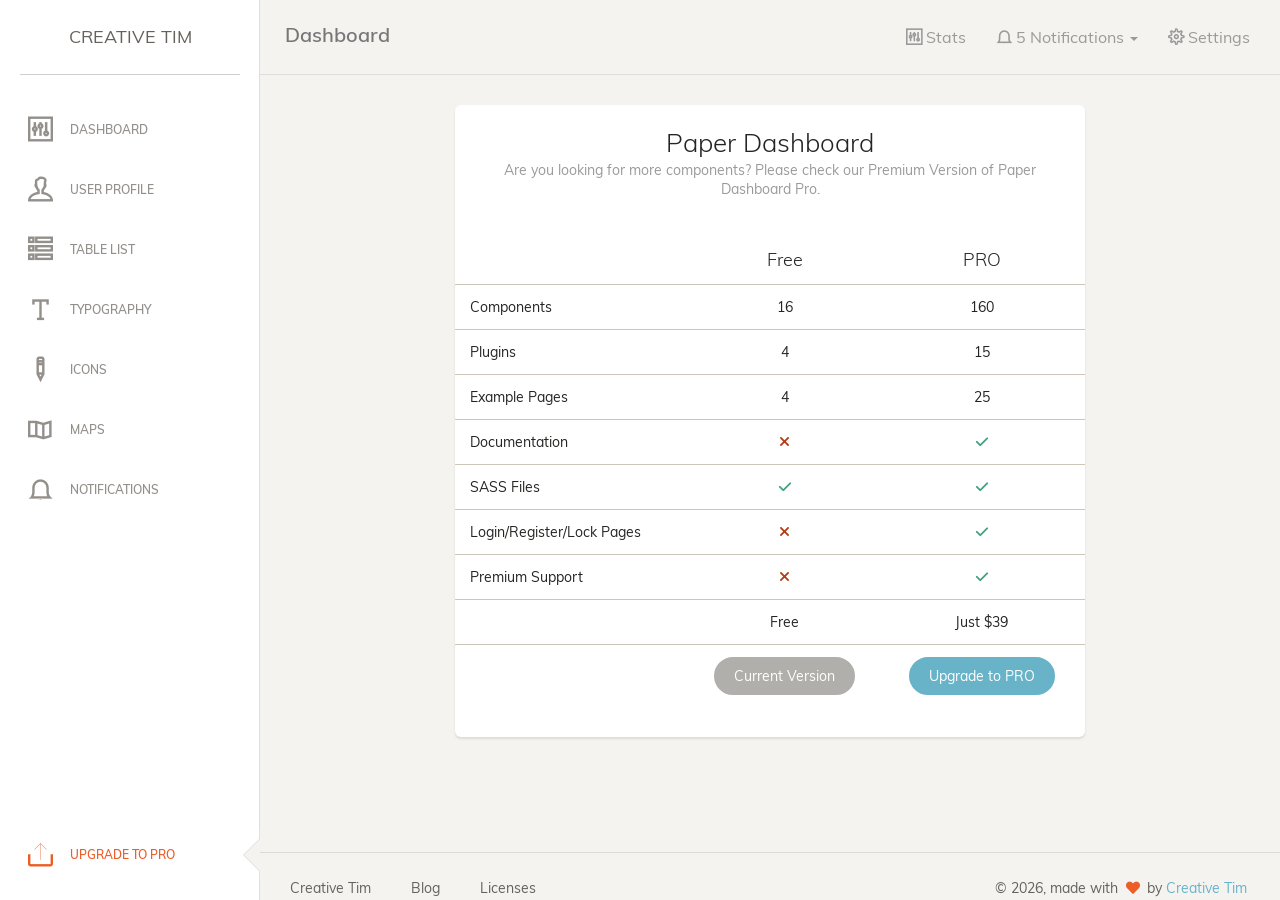
<file: upgrade.html>
<!doctype html>
<html lang="en">
<head>
	<meta charset="utf-8" />
	<link rel="apple-touch-icon" sizes="76x76" href="assets/img/apple-icon.png">
	<link rel="icon" type="image/png" sizes="96x96" href="assets/img/favicon.png">
	<meta http-equiv="X-UA-Compatible" content="IE=edge,chrome=1" />

	<title>Paper Dashboard by Creative Tim</title>

	<meta content='width=device-width, initial-scale=1.0, maximum-scale=1.0, user-scalable=0' name='viewport' />
    <meta name="viewport" content="width=device-width" />


    <!-- Bootstrap core CSS     -->
    <link href="assets/css/bootstrap.min.css" rel="stylesheet" />

    <!-- Animation library for notifications   -->
    <link href="assets/css/animate.min.css" rel="stylesheet"/>

    <!--  Paper Dashboard core CSS    -->
    <link href="assets/css/paper-dashboard.css" rel="stylesheet"/>


    <!--  CSS for Demo Purpose, don't include it in your project     -->
    <link href="assets/css/demo.css" rel="stylesheet" />


    <!--  Fonts and icons     -->
    <link href="assets/fonts/fontawesome/css/all.min.css" rel="stylesheet">
    <link href='assets/fonts/muli/stylesheet.css' rel='stylesheet' type='text/css'>
    <link href="assets/css/themify-icons.css" rel="stylesheet">

</head>
<body>

<div class="wrapper">
    <div class="sidebar" data-background-color="white" data-active-color="danger">

    <!--
		Tip 1: you can change the color of the sidebar's background using: data-background-color="white | black"
		Tip 2: you can change the color of the active button using the data-active-color="primary | info | success | warning | danger"
	-->

    	<div class="sidebar-wrapper">
            <div class="logo">
                <a href="http://www.creative-tim.com" class="simple-text">
                    Creative Tim
                </a>
            </div>

            <ul class="nav">
                <li>
                    <a href="dashboard.html">
                        <i class="ti-panel"></i>
                        <p>Dashboard</p>
                    </a>
                </li>
                <li>
                    <a href="user.html">
                        <i class="ti-user"></i>
                        <p>User Profile</p>
                    </a>
                </li>
                <li>
                    <a href="table.html">
                        <i class="ti-view-list-alt"></i>
                        <p>Table List</p>
                    </a>
                </li>
                <li>
                    <a href="typography.html">
                        <i class="ti-text"></i>
                        <p>Typography</p>
                    </a>
                </li>
                <li>
                    <a href="icons.html">
                        <i class="ti-pencil-alt2"></i>
                        <p>Icons</p>
                    </a>
                </li>
                <li>
                    <a href="maps.html">
                        <i class="ti-map"></i>
                        <p>Maps</p>
                    </a>
                </li>
                <li>
                    <a href="notifications.html">
                        <i class="ti-bell"></i>
                        <p>Notifications</p>
                    </a>
                </li>
				<li class="active active-pro">
                    <a href="upgrade.html">
                        <i class="ti-export"></i>
                        <p>Upgrade to PRO</p>
                    </a>
                </li>
            </ul>
    	</div>
    </div>

    <div class="main-panel">
        <nav class="navbar navbar-default">
            <div class="container-fluid">
                <div class="navbar-header">
                    <button type="button" class="navbar-toggle">
                        <span class="sr-only">Toggle navigation</span>
                        <span class="icon-bar bar1"></span>
                        <span class="icon-bar bar2"></span>
                        <span class="icon-bar bar3"></span>
                    </button>
                    <a class="navbar-brand" href="#">Dashboard</a>
                </div>
                <div class="collapse navbar-collapse">
                    <ul class="nav navbar-nav navbar-right">
                        <li>
                            <a href="#" class="dropdown-toggle" data-toggle="dropdown">
                                <i class="ti-panel"></i>
								<p>Stats</p>
                            </a>
                        </li>
                        <li class="dropdown">
                              <a href="#" class="dropdown-toggle" data-toggle="dropdown">
                                    <i class="ti-bell"></i>
                                    <p class="notification">5</p>
									<p>Notifications</p>
									<b class="caret"></b>
                              </a>
                              <ul class="dropdown-menu">
                                <li><a href="#">Notification 1</a></li>
                                <li><a href="#">Notification 2</a></li>
                                <li><a href="#">Notification 3</a></li>
                                <li><a href="#">Notification 4</a></li>
                                <li><a href="#">Another notification</a></li>
                              </ul>
                        </li>
						<li>
                            <a href="#">
								<i class="ti-settings"></i>
								<p>Settings</p>
                            </a>
                        </li>
                    </ul>

                </div>
            </div>
        </nav>

        <div class="content">
            <div class="container-fluid">
                <div class="row">
					<div class="col-md-8 col-md-offset-2">
                        <div class="card">
                            <div class="header text-center">
                                <h3 class="title">Paper Dashboard</h3>
                                <p class="category">Are you looking for more components? Please check our Premium Version of Paper Dashboard Pro.</p>
								<br>
                            </div>
                            <div class="content table-responsive table-full-width table-upgrade">
                                <table class="table">
                                    <thead>
                                        <th></th>
                                    	<th class="text-center">Free</th>
                                    	<th class="text-center">PRO</th>
                                    </thead>
                                    <tbody>
                                        <tr>
                                        	<td>Components</td>
                                        	<td>16</td>
                                        	<td>160</td>
                                        </tr>
                                        <tr>
                                        	<td>Plugins</td>
                                        	<td>4</td>
                                        	<td>15</td>
                                        </tr>
                                        <tr>
                                        	<td>Example Pages</td>
                                        	<td>4</td>
                                        	<td>25</td>
                                        </tr>
                                        <tr>
                                        	<td>Documentation</td>
                                        	<td><i class="fa fa-times text-danger"></i></td>
                                        	<td><i class="fa fa-check text-success"></td>
                                        </tr>
                                        <tr>
                                        	<td>SASS Files</td>
											<td><i class="fa fa-check text-success"></i></td>
                                        	<td><i class="fa fa-check text-success"></td>
                                        </tr>
                                        <tr>
                                        	<td>Login/Register/Lock Pages</td>
											<td><i class="fa fa-times text-danger"></i></td>
                                        	<td><i class="fa fa-check text-success"></td>
                                        </tr>
										<tr>
                                        	<td>Premium Support</td>
											<td><i class="fa fa-times text-danger"></i></td>
                                        	<td><i class="fa fa-check text-success"></td>
                                        </tr>
										<tr>
                                        	<td></td>
											<td>Free</td>
                                        	<td>Just $39</td>
                                        </tr>
										<tr>
											<td></td>
											<td>
												<a href="#" class="btn btn-round btn-fill btn-default disabled">Current Version</a>
											</td>
											<td>
												<a target="_blank" href="http://www.creative-tim.com/product/paper-dashboard-pro/?ref=pdfree-upgrade-archive" class="btn btn-round btn-fill btn-info">Upgrade to PRO</a>
											</td>
										</tr>
                                    </tbody>
                                </table>
                            </div>
                        </div>
                    </div>
                </div>
            </div>
        </div>


        <footer class="footer">
            <div class="container-fluid">
                <nav class="pull-left">
                    <ul>

                        <li>
                            <a href="http://www.creative-tim.com">
                                Creative Tim
                            </a>
                        </li>
                        <li>
                            <a href="http://blog.creative-tim.com">
                               Blog
                            </a>
                        </li>
                        <li>
                            <a href="http://www.creative-tim.com/license">
                                Licenses
                            </a>
                        </li>
                    </ul>
                </nav>
                <div class="copyright pull-right">
                    &copy; <script>document.write(new Date().getFullYear())</script>, made with <i class="fa fa-heart heart"></i> by <a href="http://www.creative-tim.com">Creative Tim</a>
                </div>
            </div>
        </footer>

    </div>
</div>


</body>

    <!--   Core JS Files   -->
    <script src="assets/js/jquery-1.10.2.js" type="text/javascript"></script>
	<script src="assets/js/bootstrap.min.js" type="text/javascript"></script>

	<!--  Checkbox, Radio & Switch Plugins -->
	<script src="assets/js/bootstrap-checkbox-radio.js"></script>

	<!--  Charts Plugin -->
	<script src="assets/js/chartist.min.js"></script>

    <!--  Notifications Plugin    -->
    <script src="assets/js/bootstrap-notify.js"></script>

    <!--  Google Maps Plugin (removed - now local) -->

    <!-- Paper Dashboard Core javascript and methods for Demo purpose -->
	<script src="assets/js/paper-dashboard.js"></script>

	<!-- Paper Dashboard DEMO methods, don't include it in your project! -->
	<script src="assets/js/demo.js"></script>
</html>
</file>
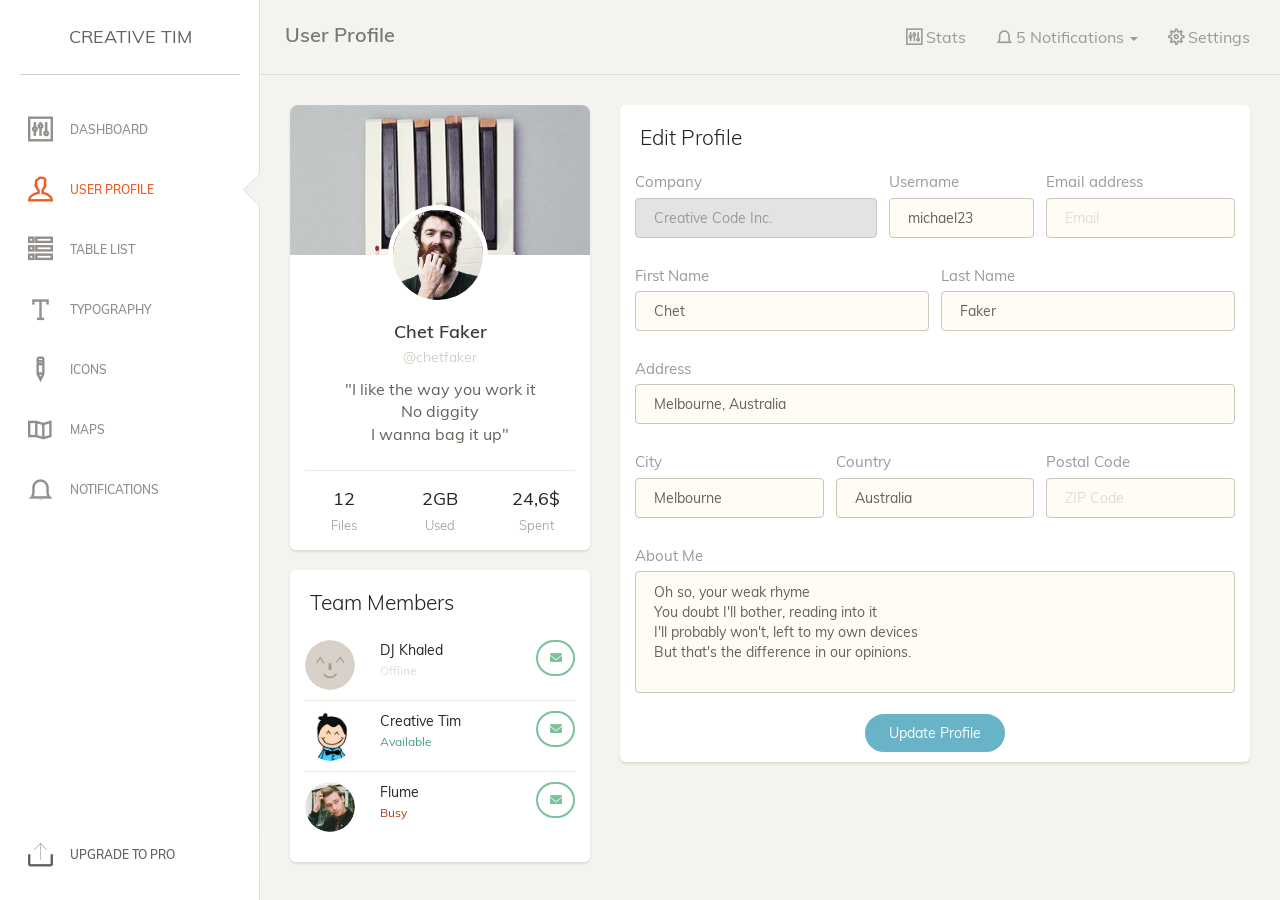
<file: user.html>
<!doctype html>
<html lang="en">
<head>
	<meta charset="utf-8" />
	<link rel="apple-touch-icon" sizes="76x76" href="assets/img/apple-icon.png">
	<link rel="icon" type="image/png" sizes="96x96" href="assets/img/favicon.png">
	<meta http-equiv="X-UA-Compatible" content="IE=edge,chrome=1" />

	<title>Paper Dashboard by Creative Tim</title>

	<meta content='width=device-width, initial-scale=1.0, maximum-scale=1.0, user-scalable=0' name='viewport' />
    <meta name="viewport" content="width=device-width" />


    <!-- Bootstrap core CSS     -->
    <link href="assets/css/bootstrap.min.css" rel="stylesheet" />

    <!-- Animation library for notifications   -->
    <link href="assets/css/animate.min.css" rel="stylesheet"/>

    <!--  Paper Dashboard core CSS    -->
    <link href="assets/css/paper-dashboard.css" rel="stylesheet"/>

    <!--  CSS for Demo Purpose, don't include it in your project     -->
    <link href="assets/css/demo.css" rel="stylesheet" />

    <!--  Fonts and icons     -->
    <link href="assets/fonts/fontawesome/css/all.min.css" rel="stylesheet">
    <link href='assets/fonts/muli/stylesheet.css' rel='stylesheet' type='text/css'>
    <link href="assets/css/themify-icons.css" rel="stylesheet">

</head>
<body>

<div class="wrapper">
	<div class="sidebar" data-background-color="white" data-active-color="danger">

    <!--
		Tip 1: you can change the color of the sidebar's background using: data-background-color="white | black"
		Tip 2: you can change the color of the active button using the data-active-color="primary | info | success | warning | danger"
	-->

    	<div class="sidebar-wrapper">
            <div class="logo">
                <a href="http://www.creative-tim.com" class="simple-text">
                    Creative Tim
                </a>
            </div>

            <ul class="nav">
                <li>
                    <a href="dashboard.html">
                        <i class="ti-panel"></i>
                        <p>Dashboard</p>
                    </a>
                </li>
                <li class="active">
                    <a href="user.html">
                        <i class="ti-user"></i>
                        <p>User Profile</p>
                    </a>
                </li>
                <li>
                    <a href="table.html">
                        <i class="ti-view-list-alt"></i>
                        <p>Table List</p>
                    </a>
                </li>
                <li>
                    <a href="typography.html">
                        <i class="ti-text"></i>
                        <p>Typography</p>
                    </a>
                </li>
                <li>
                    <a href="icons.html">
                        <i class="ti-pencil-alt2"></i>
                        <p>Icons</p>
                    </a>
                </li>
                <li>
                    <a href="maps.html">
                        <i class="ti-map"></i>
                        <p>Maps</p>
                    </a>
                </li>
                <li>
                    <a href="notifications.html">
                        <i class="ti-bell"></i>
                        <p>Notifications</p>
                    </a>
                </li>
				<li class="active-pro">
                    <a href="upgrade.html">
                        <i class="ti-export"></i>
                        <p>Upgrade to PRO</p>
                    </a>
                </li>
            </ul>
    	</div>
    </div>

    <div class="main-panel">
		<nav class="navbar navbar-default">
            <div class="container-fluid">
                <div class="navbar-header">
                    <button type="button" class="navbar-toggle">
                        <span class="sr-only">Toggle navigation</span>
                        <span class="icon-bar bar1"></span>
                        <span class="icon-bar bar2"></span>
                        <span class="icon-bar bar3"></span>
                    </button>
                    <a class="navbar-brand" href="#">User Profile</a>
                </div>
                <div class="collapse navbar-collapse">
                    <ul class="nav navbar-nav navbar-right">
                        <li>
                            <a href="#" class="dropdown-toggle" data-toggle="dropdown">
                                <i class="ti-panel"></i>
								<p>Stats</p>
                            </a>
                        </li>
                        <li class="dropdown">
                              <a href="#" class="dropdown-toggle" data-toggle="dropdown">
                                    <i class="ti-bell"></i>
                                    <p class="notification">5</p>
									<p>Notifications</p>
									<b class="caret"></b>
                              </a>
                              <ul class="dropdown-menu">
                                <li><a href="#">Notification 1</a></li>
                                <li><a href="#">Notification 2</a></li>
                                <li><a href="#">Notification 3</a></li>
                                <li><a href="#">Notification 4</a></li>
                                <li><a href="#">Another notification</a></li>
                              </ul>
                        </li>
						<li>
                            <a href="#">
								<i class="ti-settings"></i>
								<p>Settings</p>
                            </a>
                        </li>
                    </ul>

                </div>
            </div>
        </nav>


        <div class="content">
            <div class="container-fluid">
                <div class="row">
                    <div class="col-lg-4 col-md-5">
                        <div class="card card-user">
                            <div class="image">
                                <img src="assets/img/background.jpg" alt="..."/>
                            </div>
                            <div class="content">
                                <div class="author">
                                  <img class="avatar border-white" src="assets/img/faces/face-2.jpg" alt="..."/>
                                  <h4 class="title">Chet Faker<br />
                                     <a href="#"><small>@chetfaker</small></a>
                                  </h4>
                                </div>
                                <p class="description text-center">
                                    "I like the way you work it <br>
                                    No diggity <br>
                                    I wanna bag it up"
                                </p>
                            </div>
                            <hr>
                            <div class="text-center">
                                <div class="row">
                                    <div class="col-md-3 col-md-offset-1">
                                        <h5>12<br /><small>Files</small></h5>
                                    </div>
                                    <div class="col-md-4">
                                        <h5>2GB<br /><small>Used</small></h5>
                                    </div>
                                    <div class="col-md-3">
                                        <h5>24,6$<br /><small>Spent</small></h5>
                                    </div>
                                </div>
                            </div>
                        </div>
                        <div class="card">
                            <div class="header">
                                <h4 class="title">Team Members</h4>
                            </div>
                            <div class="content">
                                <ul class="list-unstyled team-members">
                                            <li>
                                                <div class="row">
                                                    <div class="col-xs-3">
                                                        <div class="avatar">
                                                            <img src="assets/img/faces/face-0.jpg" alt="Circle Image" class="img-circle img-no-padding img-responsive">
                                                        </div>
                                                    </div>
                                                    <div class="col-xs-6">
                                                        DJ Khaled
                                                        <br />
                                                        <span class="text-muted"><small>Offline</small></span>
                                                    </div>

                                                    <div class="col-xs-3 text-right">
                                                        <btn class="btn btn-sm btn-success btn-icon"><i class="fa fa-envelope"></i></btn>
                                                    </div>
                                                </div>
                                            </li>
                                            <li>
                                                <div class="row">
                                                    <div class="col-xs-3">
                                                        <div class="avatar">
                                                            <img src="assets/img/faces/face-1.jpg" alt="Circle Image" class="img-circle img-no-padding img-responsive">
                                                        </div>
                                                    </div>
                                                    <div class="col-xs-6">
                                                        Creative Tim
                                                        <br />
                                                        <span class="text-success"><small>Available</small></span>
                                                    </div>

                                                    <div class="col-xs-3 text-right">
                                                        <btn class="btn btn-sm btn-success btn-icon"><i class="fa fa-envelope"></i></btn>
                                                    </div>
                                                </div>
                                            </li>
                                            <li>
                                                <div class="row">
                                                    <div class="col-xs-3">
                                                        <div class="avatar">
                                                            <img src="assets/img/faces/face-3.jpg" alt="Circle Image" class="img-circle img-no-padding img-responsive">
                                                        </div>
                                                    </div>
                                                    <div class="col-xs-6">
                                                        Flume
                                                        <br />
                                                        <span class="text-danger"><small>Busy</small></span>
                                                    </div>

                                                    <div class="col-xs-3 text-right">
                                                        <btn class="btn btn-sm btn-success btn-icon"><i class="fa fa-envelope"></i></btn>
                                                    </div>
                                                </div>
                                            </li>
                                        </ul>
                            </div>
                        </div>
                    </div>
                    <div class="col-lg-8 col-md-7">
                        <div class="card">
                            <div class="header">
                                <h4 class="title">Edit Profile</h4>
                            </div>
                            <div class="content">
                                <form>
                                    <div class="row">
                                        <div class="col-md-5">
                                            <div class="form-group">
                                                <label>Company</label>
                                                <input type="text" class="form-control border-input" disabled placeholder="Company" value="Creative Code Inc.">
                                            </div>
                                        </div>
                                        <div class="col-md-3">
                                            <div class="form-group">
                                                <label>Username</label>
                                                <input type="text" class="form-control border-input" placeholder="Username" value="michael23">
                                            </div>
                                        </div>
                                        <div class="col-md-4">
                                            <div class="form-group">
                                                <label for="exampleInputEmail1">Email address</label>
                                                <input type="email" class="form-control border-input" placeholder="Email">
                                            </div>
                                        </div>
                                    </div>

                                    <div class="row">
                                        <div class="col-md-6">
                                            <div class="form-group">
                                                <label>First Name</label>
                                                <input type="text" class="form-control border-input" placeholder="Company" value="Chet">
                                            </div>
                                        </div>
                                        <div class="col-md-6">
                                            <div class="form-group">
                                                <label>Last Name</label>
                                                <input type="text" class="form-control border-input" placeholder="Last Name" value="Faker">
                                            </div>
                                        </div>
                                    </div>

                                    <div class="row">
                                        <div class="col-md-12">
                                            <div class="form-group">
                                                <label>Address</label>
                                                <input type="text" class="form-control border-input" placeholder="Home Address" value="Melbourne, Australia">
                                            </div>
                                        </div>
                                    </div>

                                    <div class="row">
                                        <div class="col-md-4">
                                            <div class="form-group">
                                                <label>City</label>
                                                <input type="text" class="form-control border-input" placeholder="City" value="Melbourne">
                                            </div>
                                        </div>
                                        <div class="col-md-4">
                                            <div class="form-group">
                                                <label>Country</label>
                                                <input type="text" class="form-control border-input" placeholder="Country" value="Australia">
                                            </div>
                                        </div>
                                        <div class="col-md-4">
                                            <div class="form-group">
                                                <label>Postal Code</label>
                                                <input type="number" class="form-control border-input" placeholder="ZIP Code">
                                            </div>
                                        </div>
                                    </div>

                                    <div class="row">
                                        <div class="col-md-12">
                                            <div class="form-group">
                                                <label>About Me</label>
                                                <textarea rows="5" class="form-control border-input" placeholder="Here can be your description" value="Mike">Oh so, your weak rhyme
You doubt I'll bother, reading into it
I'll probably won't, left to my own devices
But that's the difference in our opinions.</textarea>
                                            </div>
                                        </div>
                                    </div>
                                    <div class="text-center">
                                        <button type="submit" class="btn btn-info btn-fill btn-wd">Update Profile</button>
                                    </div>
                                    <div class="clearfix"></div>
                                </form>
                            </div>
                        </div>
                    </div>


                </div>
            </div>
        </div>


        <footer class="footer">
            <div class="container-fluid">
                <nav class="pull-left">
                    <ul>

                        <li>
                            <a href="http://www.creative-tim.com">
                                Creative Tim
                            </a>
                        </li>
                        <li>
                            <a href="http://blog.creative-tim.com">
                               Blog
                            </a>
                        </li>
                        <li>
                            <a href="http://www.creative-tim.com/license">
                                Licenses
                            </a>
                        </li>
                    </ul>
                </nav>
				<div class="copyright pull-right">
                    &copy; <script>document.write(new Date().getFullYear())</script>, made with <i class="fa fa-heart heart"></i> by <a href="http://www.creative-tim.com">Creative Tim</a>
                </div>
            </div>
        </footer>

    </div>
</div>


</body>

    <!--   Core JS Files   -->
    <script src="assets/js/jquery-1.10.2.js" type="text/javascript"></script>
	<script src="assets/js/bootstrap.min.js" type="text/javascript"></script>

	<!--  Checkbox, Radio & Switch Plugins -->
	<script src="assets/js/bootstrap-checkbox-radio.js"></script>

	<!--  Charts Plugin -->
	<script src="assets/js/chartist.min.js"></script>

    <!--  Notifications Plugin    -->
    <script src="assets/js/bootstrap-notify.js"></script>

    <!--  Google Maps Plugin (removed - now local) -->

    <!-- Paper Dashboard Core javascript and methods for Demo purpose -->
	<script src="assets/js/paper-dashboard.js"></script>

	<!-- Paper Dashboard DEMO methods, don't include it in your project! -->
	<script src="assets/js/demo.js"></script>

</html>
</file>
<file: assets/fonts/muli/stylesheet.css>
@font-face {
    font-family: 'Muli';
    src: url('Muli-BoldItalic.eot');
    src: local('Muli Bold Italic'), local('Muli-BoldItalic'),
        url('Muli-BoldItalic.eot?#iefix') format('embedded-opentype'),
        url('Muli-BoldItalic.woff2') format('woff2'),
        url('Muli-BoldItalic.woff') format('woff'),
        url('Muli-BoldItalic.ttf') format('truetype');
    font-weight: bold;
    font-style: italic;
}

@font-face {
    font-family: 'Muli';
    src: url('Muli-ExtraLightItalic.eot');
    src: local('Muli ExtraLight Italic'), local('Muli-ExtraLightItalic'),
        url('Muli-ExtraLightItalic.eot?#iefix') format('embedded-opentype'),
        url('Muli-ExtraLightItalic.woff2') format('woff2'),
        url('Muli-ExtraLightItalic.woff') format('woff'),
        url('Muli-ExtraLightItalic.ttf') format('truetype');
    font-weight: 200;
    font-style: italic;
}

@font-face {
    font-family: 'Muli';
    src: url('Muli-LightItalic.eot');
    src: local('Muli Light Italic'), local('Muli-LightItalic'),
        url('Muli-LightItalic.eot?#iefix') format('embedded-opentype'),
        url('Muli-LightItalic.woff2') format('woff2'),
        url('Muli-LightItalic.woff') format('woff'),
        url('Muli-LightItalic.ttf') format('truetype');
    font-weight: 300;
    font-style: italic;
}

@font-face {
    font-family: 'Muli';
    src: url('Muli-Black.eot');
    src: local('Muli Black'), local('Muli-Black'),
        url('Muli-Black.eot?#iefix') format('embedded-opentype'),
        url('Muli-Black.woff2') format('woff2'),
        url('Muli-Black.woff') format('woff'),
        url('Muli-Black.ttf') format('truetype');
    font-weight: 900;
    font-style: normal;
}

@font-face {
    font-family: 'Muli';
    src: url('Muli-SemiBold.eot');
    src: local('Muli SemiBold'), local('Muli-SemiBold'),
        url('Muli-SemiBold.eot?#iefix') format('embedded-opentype'),
        url('Muli-SemiBold.woff2') format('woff2'),
        url('Muli-SemiBold.woff') format('woff'),
        url('Muli-SemiBold.ttf') format('truetype');
    font-weight: 600;
    font-style: normal;
}

@font-face {
    font-family: 'Muli';
    src: url('Muli-Bold.eot');
    src: local('Muli Bold'), local('Muli-Bold'),
        url('Muli-Bold.eot?#iefix') format('embedded-opentype'),
        url('Muli-Bold.woff2') format('woff2'),
        url('Muli-Bold.woff') format('woff'),
        url('Muli-Bold.ttf') format('truetype');
    font-weight: bold;
    font-style: normal;
}

@font-face {
    font-family: 'Muli';
    src: url('Muli-ExtraLight.eot');
    src: local('Muli ExtraLight'), local('Muli-ExtraLight'),
        url('Muli-ExtraLight.eot?#iefix') format('embedded-opentype'),
        url('Muli-ExtraLight.woff2') format('woff2'),
        url('Muli-ExtraLight.woff') format('woff'),
        url('Muli-ExtraLight.ttf') format('truetype');
    font-weight: 200;
    font-style: normal;
}

@font-face {
    font-family: 'Muli';
    src: url('Muli-Italic.eot');
    src: local('Muli Italic'), local('Muli-Italic'),
        url('Muli-Italic.eot?#iefix') format('embedded-opentype'),
        url('Muli-Italic.woff2') format('woff2'),
        url('Muli-Italic.woff') format('woff'),
        url('Muli-Italic.ttf') format('truetype');
    font-weight: normal;
    font-style: italic;
}

@font-face {
    font-family: 'Muli';
    src: url('Muli-SemiBoldItalic.eot');
    src: local('Muli SemiBold Italic'), local('Muli-SemiBoldItalic'),
        url('Muli-SemiBoldItalic.eot?#iefix') format('embedded-opentype'),
        url('Muli-SemiBoldItalic.woff2') format('woff2'),
        url('Muli-SemiBoldItalic.woff') format('woff'),
        url('Muli-SemiBoldItalic.ttf') format('truetype');
    font-weight: 600;
    font-style: italic;
}

@font-face {
    font-family: 'Muli';
    src: url('Muli-BlackItalic.eot');
    src: local('Muli Black Italic'), local('Muli-BlackItalic'),
        url('Muli-BlackItalic.eot?#iefix') format('embedded-opentype'),
        url('Muli-BlackItalic.woff2') format('woff2'),
        url('Muli-BlackItalic.woff') format('woff'),
        url('Muli-BlackItalic.ttf') format('truetype');
    font-weight: 900;
    font-style: italic;
}

@font-face {
    font-family: 'Muli';
    src: url('Muli-Light.eot');
    src: local('Muli Light'), local('Muli-Light'),
        url('Muli-Light.eot?#iefix') format('embedded-opentype'),
        url('Muli-Light.woff2') format('woff2'),
        url('Muli-Light.woff') format('woff'),
        url('Muli-Light.ttf') format('truetype');
    font-weight: 300;
    font-style: normal;
}

@font-face {
    font-family: 'Muli';
    src: url('Muli-ExtraBold.eot');
    src: local('Muli ExtraBold'), local('Muli-ExtraBold'),
        url('Muli-ExtraBold.eot?#iefix') format('embedded-opentype'),
        url('Muli-ExtraBold.woff2') format('woff2'),
        url('Muli-ExtraBold.woff') format('woff'),
        url('Muli-ExtraBold.ttf') format('truetype');
    font-weight: 800;
    font-style: normal;
}

@font-face {
    font-family: 'Muli';
    src: url('Muli-ExtraBoldItalic.eot');
    src: local('Muli ExtraBold Italic'), local('Muli-ExtraBoldItalic'),
        url('Muli-ExtraBoldItalic.eot?#iefix') format('embedded-opentype'),
        url('Muli-ExtraBoldItalic.woff2') format('woff2'),
        url('Muli-ExtraBoldItalic.woff') format('woff'),
        url('Muli-ExtraBoldItalic.ttf') format('truetype');
    font-weight: 800;
    font-style: italic;
}

@font-face {
    font-family: 'Muli';
    src: url('Muli-Regular.eot');
    src: local('Muli Regular'), local('Muli-Regular'),
        url('Muli-Regular.eot?#iefix') format('embedded-opentype'),
        url('Muli-Regular.woff2') format('woff2'),
        url('Muli-Regular.woff') format('woff'),
        url('Muli-Regular.ttf') format('truetype');
    font-weight: normal;
    font-style: normal;
}
</file>
<file: assets/css/themify-icons.css>
@font-face {
	font-family: 'themify';
	src:url('../fonts/themify.eot?-fvbane');
	src:url('../fonts/themify.eot?#iefix-fvbane') format('embedded-opentype'),
		url('../fonts/themify.woff?-fvbane') format('woff'),
		url('../fonts/themify.ttf?-fvbane') format('truetype'),
		url('../fonts/themify.svg?-fvbane#themify') format('svg');
	font-weight: normal;
	font-style: normal;
}

[class^="ti-"], [class*=" ti-"] {
	font-family: 'themify';
	speak: none;
	font-style: normal;
	font-weight: bold;
	font-variant: normal;
	text-transform: none;
	line-height: 1.42857;

	/* Better Font Rendering =========== */
	-webkit-font-smoothing: antialiased;
	-moz-osx-font-smoothing: grayscale;
}

.ti-wand:before {
	content: "\e600";
}
.ti-volume:before {
	content: "\e601";
}
.ti-user:before {
	content: "\e602";
}
.ti-unlock:before {
	content: "\e603";
}
.ti-unlink:before {
	content: "\e604";
}
.ti-trash:before {
	content: "\e605";
}
.ti-thought:before {
	content: "\e606";
}
.ti-target:before {
	content: "\e607";
}
.ti-tag:before {
	content: "\e608";
}
.ti-tablet:before {
	content: "\e609";
}
.ti-star:before {
	content: "\e60a";
}
.ti-spray:before {
	content: "\e60b";
}
.ti-signal:before {
	content: "\e60c";
}
.ti-shopping-cart:before {
	content: "\e60d";
}
.ti-shopping-cart-full:before {
	content: "\e60e";
}
.ti-settings:before {
	content: "\e60f";
}
.ti-search:before {
	content: "\e610";
}
.ti-zoom-in:before {
	content: "\e611";
}
.ti-zoom-out:before {
	content: "\e612";
}
.ti-cut:before {
	content: "\e613";
}
.ti-ruler:before {
	content: "\e614";
}
.ti-ruler-pencil:before {
	content: "\e615";
}
.ti-ruler-alt:before {
	content: "\e616";
}
.ti-bookmark:before {
	content: "\e617";
}
.ti-bookmark-alt:before {
	content: "\e618";
}
.ti-reload:before {
	content: "\e619";
}
.ti-plus:before {
	content: "\e61a";
}
.ti-pin:before {
	content: "\e61b";
}
.ti-pencil:before {
	content: "\e61c";
}
.ti-pencil-alt:before {
	content: "\e61d";
}
.ti-paint-roller:before {
	content: "\e61e";
}
.ti-paint-bucket:before {
	content: "\e61f";
}
.ti-na:before {
	content: "\e620";
}
.ti-mobile:before {
	content: "\e621";
}
.ti-minus:before {
	content: "\e622";
}
.ti-medall:before {
	content: "\e623";
}
.ti-medall-alt:before {
	content: "\e624";
}
.ti-marker:before {
	content: "\e625";
}
.ti-marker-alt:before {
	content: "\e626";
}
.ti-arrow-up:before {
	content: "\e627";
}
.ti-arrow-right:before {
	content: "\e628";
}
.ti-arrow-left:before {
	content: "\e629";
}
.ti-arrow-down:before {
	content: "\e62a";
}
.ti-lock:before {
	content: "\e62b";
}
.ti-location-arrow:before {
	content: "\e62c";
}
.ti-link:before {
	content: "\e62d";
}
.ti-layout:before {
	content: "\e62e";
}
.ti-layers:before {
	content: "\e62f";
}
.ti-layers-alt:before {
	content: "\e630";
}
.ti-key:before {
	content: "\e631";
}
.ti-import:before {
	content: "\e632";
}
.ti-image:before {
	content: "\e633";
}
.ti-heart:before {
	content: "\e634";
}
.ti-heart-broken:before {
	content: "\e635";
}
.ti-hand-stop:before {
	content: "\e636";
}
.ti-hand-open:before {
	content: "\e637";
}
.ti-hand-drag:before {
	content: "\e638";
}
.ti-folder:before {
	content: "\e639";
}
.ti-flag:before {
	content: "\e63a";
}
.ti-flag-alt:before {
	content: "\e63b";
}
.ti-flag-alt-2:before {
	content: "\e63c";
}
.ti-eye:before {
	content: "\e63d";
}
.ti-export:before {
	content: "\e63e";
}
.ti-exchange-vertical:before {
	content: "\e63f";
}
.ti-desktop:before {
	content: "\e640";
}
.ti-cup:before {
	content: "\e641";
}
.ti-crown:before {
	content: "\e642";
}
.ti-comments:before {
	content: "\e643";
}
.ti-comment:before {
	content: "\e644";
}
.ti-comment-alt:before {
	content: "\e645";
}
.ti-close:before {
	content: "\e646";
}
.ti-clip:before {
	content: "\e647";
}
.ti-angle-up:before {
	content: "\e648";
}
.ti-angle-right:before {
	content: "\e649";
}
.ti-angle-left:before {
	content: "\e64a";
}
.ti-angle-down:before {
	content: "\e64b";
}
.ti-check:before {
	content: "\e64c";
}
.ti-check-box:before {
	content: "\e64d";
}
.ti-camera:before {
	content: "\e64e";
}
.ti-announcement:before {
	content: "\e64f";
}
.ti-brush:before {
	content: "\e650";
}
.ti-briefcase:before {
	content: "\e651";
}
.ti-bolt:before {
	content: "\e652";
}
.ti-bolt-alt:before {
	content: "\e653";
}
.ti-blackboard:before {
	content: "\e654";
}
.ti-bag:before {
	content: "\e655";
}
.ti-move:before {
	content: "\e656";
}
.ti-arrows-vertical:before {
	content: "\e657";
}
.ti-arrows-horizontal:before {
	content: "\e658";
}
.ti-fullscreen:before {
	content: "\e659";
}
.ti-arrow-top-right:before {
	content: "\e65a";
}
.ti-arrow-top-left:before {
	content: "\e65b";
}
.ti-arrow-circle-up:before {
	content: "\e65c";
}
.ti-arrow-circle-right:before {
	content: "\e65d";
}
.ti-arrow-circle-left:before {
	content: "\e65e";
}
.ti-arrow-circle-down:before {
	content: "\e65f";
}
.ti-angle-double-up:before {
	content: "\e660";
}
.ti-angle-double-right:before {
	content: "\e661";
}
.ti-angle-double-left:before {
	content: "\e662";
}
.ti-angle-double-down:before {
	content: "\e663";
}
.ti-zip:before {
	content: "\e664";
}
.ti-world:before {
	content: "\e665";
}
.ti-wheelchair:before {
	content: "\e666";
}
.ti-view-list:before {
	content: "\e667";
}
.ti-view-list-alt:before {
	content: "\e668";
}
.ti-view-grid:before {
	content: "\e669";
}
.ti-uppercase:before {
	content: "\e66a";
}
.ti-upload:before {
	content: "\e66b";
}
.ti-underline:before {
	content: "\e66c";
}
.ti-truck:before {
	content: "\e66d";
}
.ti-timer:before {
	content: "\e66e";
}
.ti-ticket:before {
	content: "\e66f";
}
.ti-thumb-up:before {
	content: "\e670";
}
.ti-thumb-down:before {
	content: "\e671";
}
.ti-text:before {
	content: "\e672";
}
.ti-stats-up:before {
	content: "\e673";
}
.ti-stats-down:before {
	content: "\e674";
}
.ti-split-v:before {
	content: "\e675";
}
.ti-split-h:before {
	content: "\e676";
}
.ti-smallcap:before {
	content: "\e677";
}
.ti-shine:before {
	content: "\e678";
}
.ti-shift-right:before {
	content: "\e679";
}
.ti-shift-left:before {
	content: "\e67a";
}
.ti-shield:before {
	content: "\e67b";
}
.ti-notepad:before {
	content: "\e67c";
}
.ti-server:before {
	content: "\e67d";
}
.ti-quote-right:before {
	content: "\e67e";
}
.ti-quote-left:before {
	content: "\e67f";
}
.ti-pulse:before {
	content: "\e680";
}
.ti-printer:before {
	content: "\e681";
}
.ti-power-off:before {
	content: "\e682";
}
.ti-plug:before {
	content: "\e683";
}
.ti-pie-chart:before {
	content: "\e684";
}
.ti-paragraph:before {
	content: "\e685";
}
.ti-panel:before {
	content: "\e686";
}
.ti-package:before {
	content: "\e687";
}
.ti-music:before {
	content: "\e688";
}
.ti-music-alt:before {
	content: "\e689";
}
.ti-mouse:before {
	content: "\e68a";
}
.ti-mouse-alt:before {
	content: "\e68b";
}
.ti-money:before {
	content: "\e68c";
}
.ti-microphone:before {
	content: "\e68d";
}
.ti-menu:before {
	content: "\e68e";
}
.ti-menu-alt:before {
	content: "\e68f";
}
.ti-map:before {
	content: "\e690";
}
.ti-map-alt:before {
	content: "\e691";
}
.ti-loop:before {
	content: "\e692";
}
.ti-location-pin:before {
	content: "\e693";
}
.ti-list:before {
	content: "\e694";
}
.ti-light-bulb:before {
	content: "\e695";
}
.ti-Italic:before {
	content: "\e696";
}
.ti-info:before {
	content: "\e697";
}
.ti-infinite:before {
	content: "\e698";
}
.ti-id-badge:before {
	content: "\e699";
}
.ti-hummer:before {
	content: "\e69a";
}
.ti-home:before {
	content: "\e69b";
}
.ti-help:before {
	content: "\e69c";
}
.ti-headphone:before {
	content: "\e69d";
}
.ti-harddrives:before {
	content: "\e69e";
}
.ti-harddrive:before {
	content: "\e69f";
}
.ti-gift:before {
	content: "\e6a0";
}
.ti-game:before {
	content: "\e6a1";
}
.ti-filter:before {
	content: "\e6a2";
}
.ti-files:before {
	content: "\e6a3";
}
.ti-file:before {
	content: "\e6a4";
}
.ti-eraser:before {
	content: "\e6a5";
}
.ti-envelope:before {
	content: "\e6a6";
}
.ti-download:before {
	content: "\e6a7";
}
.ti-direction:before {
	content: "\e6a8";
}
.ti-direction-alt:before {
	content: "\e6a9";
}
.ti-dashboard:before {
	content: "\e6aa";
}
.ti-control-stop:before {
	content: "\e6ab";
}
.ti-control-shuffle:before {
	content: "\e6ac";
}
.ti-control-play:before {
	content: "\e6ad";
}
.ti-control-pause:before {
	content: "\e6ae";
}
.ti-control-forward:before {
	content: "\e6af";
}
.ti-control-backward:before {
	content: "\e6b0";
}
.ti-cloud:before {
	content: "\e6b1";
}
.ti-cloud-up:before {
	content: "\e6b2";
}
.ti-cloud-down:before {
	content: "\e6b3";
}
.ti-clipboard:before {
	content: "\e6b4";
}
.ti-car:before {
	content: "\e6b5";
}
.ti-calendar:before {
	content: "\e6b6";
}
.ti-book:before {
	content: "\e6b7";
}
.ti-bell:before {
	content: "\e6b8";
}
.ti-basketball:before {
	content: "\e6b9";
}
.ti-bar-chart:before {
	content: "\e6ba";
}
.ti-bar-chart-alt:before {
	content: "\e6bb";
}
.ti-back-right:before {
	content: "\e6bc";
}
.ti-back-left:before {
	content: "\e6bd";
}
.ti-arrows-corner:before {
	content: "\e6be";
}
.ti-archive:before {
	content: "\e6bf";
}
.ti-anchor:before {
	content: "\e6c0";
}
.ti-align-right:before {
	content: "\e6c1";
}
.ti-align-left:before {
	content: "\e6c2";
}
.ti-align-justify:before {
	content: "\e6c3";
}
.ti-align-center:before {
	content: "\e6c4";
}
.ti-alert:before {
	content: "\e6c5";
}
.ti-alarm-clock:before {
	content: "\e6c6";
}
.ti-agenda:before {
	content: "\e6c7";
}
.ti-write:before {
	content: "\e6c8";
}
.ti-window:before {
	content: "\e6c9";
}
.ti-widgetized:before {
	content: "\e6ca";
}
.ti-widget:before {
	content: "\e6cb";
}
.ti-widget-alt:before {
	content: "\e6cc";
}
.ti-wallet:before {
	content: "\e6cd";
}
.ti-video-clapper:before {
	content: "\e6ce";
}
.ti-video-camera:before {
	content: "\e6cf";
}
.ti-vector:before {
	content: "\e6d0";
}
.ti-themify-logo:before {
	content: "\e6d1";
}
.ti-themify-favicon:before {
	content: "\e6d2";
}
.ti-themify-favicon-alt:before {
	content: "\e6d3";
}
.ti-support:before {
	content: "\e6d4";
}
.ti-stamp:before {
	content: "\e6d5";
}
.ti-split-v-alt:before {
	content: "\e6d6";
}
.ti-slice:before {
	content: "\e6d7";
}
.ti-shortcode:before {
	content: "\e6d8";
}
.ti-shift-right-alt:before {
	content: "\e6d9";
}
.ti-shift-left-alt:before {
	content: "\e6da";
}
.ti-ruler-alt-2:before {
	content: "\e6db";
}
.ti-receipt:before {
	content: "\e6dc";
}
.ti-pin2:before {
	content: "\e6dd";
}
.ti-pin-alt:before {
	content: "\e6de";
}
.ti-pencil-alt2:before {
	content: "\e6df";
}
.ti-palette:before {
	content: "\e6e0";
}
.ti-more:before {
	content: "\e6e1";
}
.ti-more-alt:before {
	content: "\e6e2";
}
.ti-microphone-alt:before {
	content: "\e6e3";
}
.ti-magnet:before {
	content: "\e6e4";
}
.ti-line-double:before {
	content: "\e6e5";
}
.ti-line-dotted:before {
	content: "\e6e6";
}
.ti-line-dashed:before {
	content: "\e6e7";
}
.ti-layout-width-full:before {
	content: "\e6e8";
}
.ti-layout-width-default:before {
	content: "\e6e9";
}
.ti-layout-width-default-alt:before {
	content: "\e6ea";
}
.ti-layout-tab:before {
	content: "\e6eb";
}
.ti-layout-tab-window:before {
	content: "\e6ec";
}
.ti-layout-tab-v:before {
	content: "\e6ed";
}
.ti-layout-tab-min:before {
	content: "\e6ee";
}
.ti-layout-slider:before {
	content: "\e6ef";
}
.ti-layout-slider-alt:before {
	content: "\e6f0";
}
.ti-layout-sidebar-right:before {
	content: "\e6f1";
}
.ti-layout-sidebar-none:before {
	content: "\e6f2";
}
.ti-layout-sidebar-left:before {
	content: "\e6f3";
}
.ti-layout-placeholder:before {
	content: "\e6f4";
}
.ti-layout-menu:before {
	content: "\e6f5";
}
.ti-layout-menu-v:before {
	content: "\e6f6";
}
.ti-layout-menu-separated:before {
	content: "\e6f7";
}
.ti-layout-menu-full:before {
	content: "\e6f8";
}
.ti-layout-media-right-alt:before {
	content: "\e6f9";
}
.ti-layout-media-right:before {
	content: "\e6fa";
}
.ti-layout-media-overlay:before {
	content: "\e6fb";
}
.ti-layout-media-overlay-alt:before {
	content: "\e6fc";
}
.ti-layout-media-overlay-alt-2:before {
	content: "\e6fd";
}
.ti-layout-media-left-alt:before {
	content: "\e6fe";
}
.ti-layout-media-left:before {
	content: "\e6ff";
}
.ti-layout-media-center-alt:before {
	content: "\e700";
}
.ti-layout-media-center:before {
	content: "\e701";
}
.ti-layout-list-thumb:before {
	content: "\e702";
}
.ti-layout-list-thumb-alt:before {
	content: "\e703";
}
.ti-layout-list-post:before {
	content: "\e704";
}
.ti-layout-list-large-image:before {
	content: "\e705";
}
.ti-layout-line-solid:before {
	content: "\e706";
}
.ti-layout-grid4:before {
	content: "\e707";
}
.ti-layout-grid3:before {
	content: "\e708";
}
.ti-layout-grid2:before {
	content: "\e709";
}
.ti-layout-grid2-thumb:before {
	content: "\e70a";
}
.ti-layout-cta-right:before {
	content: "\e70b";
}
.ti-layout-cta-left:before {
	content: "\e70c";
}
.ti-layout-cta-center:before {
	content: "\e70d";
}
.ti-layout-cta-btn-right:before {
	content: "\e70e";
}
.ti-layout-cta-btn-left:before {
	content: "\e70f";
}
.ti-layout-column4:before {
	content: "\e710";
}
.ti-layout-column3:before {
	content: "\e711";
}
.ti-layout-column2:before {
	content: "\e712";
}
.ti-layout-accordion-separated:before {
	content: "\e713";
}
.ti-layout-accordion-merged:before {
	content: "\e714";
}
.ti-layout-accordion-list:before {
	content: "\e715";
}
.ti-ink-pen:before {
	content: "\e716";
}
.ti-info-alt:before {
	content: "\e717";
}
.ti-help-alt:before {
	content: "\e718";
}
.ti-headphone-alt:before {
	content: "\e719";
}
.ti-hand-point-up:before {
	content: "\e71a";
}
.ti-hand-point-right:before {
	content: "\e71b";
}
.ti-hand-point-left:before {
	content: "\e71c";
}
.ti-hand-point-down:before {
	content: "\e71d";
}
.ti-gallery:before {
	content: "\e71e";
}
.ti-face-smile:before {
	content: "\e71f";
}
.ti-face-sad:before {
	content: "\e720";
}
.ti-credit-card:before {
	content: "\e721";
}
.ti-control-skip-forward:before {
	content: "\e722";
}
.ti-control-skip-backward:before {
	content: "\e723";
}
.ti-control-record:before {
	content: "\e724";
}
.ti-control-eject:before {
	content: "\e725";
}
.ti-comments-smiley:before {
	content: "\e726";
}
.ti-brush-alt:before {
	content: "\e727";
}
.ti-youtube:before {
	content: "\e728";
}
.ti-vimeo:before {
	content: "\e729";
}
.ti-twitter:before {
	content: "\e72a";
}
.ti-time:before {
	content: "\e72b";
}
.ti-tumblr:before {
	content: "\e72c";
}
.ti-skype:before {
	content: "\e72d";
}
.ti-share:before {
	content: "\e72e";
}
.ti-share-alt:before {
	content: "\e72f";
}
.ti-rocket:before {
	content: "\e730";
}
.ti-pinterest:before {
	content: "\e731";
}
.ti-new-window:before {
	content: "\e732";
}
.ti-microsoft:before {
	content: "\e733";
}
.ti-list-ol:before {
	content: "\e734";
}
.ti-linkedin:before {
	content: "\e735";
}
.ti-layout-sidebar-2:before {
	content: "\e736";
}
.ti-layout-grid4-alt:before {
	content: "\e737";
}
.ti-layout-grid3-alt:before {
	content: "\e738";
}
.ti-layout-grid2-alt:before {
	content: "\e739";
}
.ti-layout-column4-alt:before {
	content: "\e73a";
}
.ti-layout-column3-alt:before {
	content: "\e73b";
}
.ti-layout-column2-alt:before {
	content: "\e73c";
}
.ti-instagram:before {
	content: "\e73d";
}
.ti-google:before {
	content: "\e73e";
}
.ti-github:before {
	content: "\e73f";
}
.ti-flickr:before {
	content: "\e740";
}
.ti-facebook:before {
	content: "\e741";
}
.ti-dropbox:before {
	content: "\e742";
}
.ti-dribbble:before {
	content: "\e743";
}
.ti-apple:before {
	content: "\e744";
}
.ti-android:before {
	content: "\e745";
}
.ti-save:before {
	content: "\e746";
}
.ti-save-alt:before {
	content: "\e747";
}
.ti-yahoo:before {
	content: "\e748";
}
.ti-wordpress:before {
	content: "\e749";
}
.ti-vimeo-alt:before {
	content: "\e74a";
}
.ti-twitter-alt:before {
	content: "\e74b";
}
.ti-tumblr-alt:before {
	content: "\e74c";
}
.ti-trello:before {
	content: "\e74d";
}
.ti-stack-overflow:before {
	content: "\e74e";
}
.ti-soundcloud:before {
	content: "\e74f";
}
.ti-sharethis:before {
	content: "\e750";
}
.ti-sharethis-alt:before {
	content: "\e751";
}
.ti-reddit:before {
	content: "\e752";
}
.ti-pinterest-alt:before {
	content: "\e753";
}
.ti-microsoft-alt:before {
	content: "\e754";
}
.ti-linux:before {
	content: "\e755";
}
.ti-jsfiddle:before {
	content: "\e756";
}
.ti-joomla:before {
	content: "\e757";
}
.ti-html5:before {
	content: "\e758";
}
.ti-flickr-alt:before {
	content: "\e759";
}
.ti-email:before {
	content: "\e75a";
}
.ti-drupal:before {
	content: "\e75b";
}
.ti-dropbox-alt:before {
	content: "\e75c";
}
.ti-css3:before {
	content: "\e75d";
}
.ti-rss:before {
	content: "\e75e";
}
.ti-rss-alt:before {
	content: "\e75f";
}
</file>
<file: assets/css/paper-dashboard.css>
/*      light colors - used for select dropdown         */
.ct-blue {
  stroke: #7A9E9F !important;
}

.ct-azure {
  stroke: #68B3C8 !important;
}

.ct-green {
  stroke: #7AC29A !important;
}

.ct-orange {
  stroke: #F3BB45 !important;
}

.ct-red {
  stroke: #EB5E28 !important;
}

h1, .h1, h2, .h2, h3, .h3, h4, .h4, h5, .h5, h6, .h6, p, .navbar, .brand, a, .td-name, td {
  -moz-osx-font-smoothing: grayscale;
  -webkit-font-smoothing: antialiased;
  font-family: 'Muli', "Helvetica", Arial, sans-serif;
}

h1, .h1, h2, .h2, h3, .h3, h4, .h4 {
  font-weight: 400;
  margin: 30px 0 15px;
}

h1, .h1 {
  font-size: 3.2em;
}

h2, .h2 {
  font-size: 2.6em;
}

h3, .h3 {
  font-size: 1.825em;
  line-height: 1.4;
  margin: 20px 0 10px;
}

h4, .h4 {
  font-size: 1.5em;
  font-weight: 600;
  line-height: 1.2em;
}

h5, .h5 {
  font-size: 1.25em;
  font-weight: 400;
  line-height: 1.4em;
  margin-bottom: 15px;
}

h6, .h6 {
  font-size: 0.9em;
  font-weight: 600;
  text-transform: uppercase;
}

p {
  font-size: 16px;
  line-height: 1.4em;
}

h1 small, h2 small, h3 small, h4 small, h5 small, h6 small, .h1 small, .h2 small, .h3 small, .h4 small, .h5 small, .h6 small, h1 .small, h2 .small, h3 .small, h4 .small, h5 .small, h6 .small, .h1 .small, .h2 .small, .h3 .small, .h4 .small, .h5 .small, .h6 .small {
  color: #9A9A9A;
  font-weight: 300;
  line-height: 1.4em;
}

h1 small, h2 small, h3 small, h1 .small, h2 .small, h3 .small {
  font-size: 60%;
}

.title-uppercase {
  text-transform: uppercase;
}

blockquote {
  font-style: italic;
}

blockquote small {
  font-style: normal;
}

.text-muted {
  color: #DDDDDD;
}

.text-primary, .text-primary:hover {
  color: #427C89;
}

.text-info, .text-info:hover {
  color: #3091B2;
}

.text-success, .text-success:hover {
  color: #42A084;
}

.text-warning, .text-warning:hover {
  color: #BB992F;
}

.text-danger, .text-danger:hover {
  color: #B33C12;
}

.glyphicon {
  line-height: 1;
}

strong {
  color: #403D39;
}

.icon-primary {
  color: #7A9E9F;
}

.icon-info {
  color: #68B3C8;
}

.icon-success {
  color: #7AC29A;
}

.icon-warning {
  color: #F3BB45;
}

.icon-danger {
  color: #EB5E28;
}

.chart-legend .text-primary, .chart-legend .text-primary:hover {
  color: #7A9E9F;
}
.chart-legend .text-info, .chart-legend .text-info:hover {
  color: #68B3C8;
}
.chart-legend .text-success, .chart-legend .text-success:hover {
  color: #7AC29A;
}
.chart-legend .text-warning, .chart-legend .text-warning:hover {
  color: #F3BB45;
}
.chart-legend .text-danger, .chart-legend .text-danger:hover {
  color: #EB5E28;
}

/*     General overwrite     */
body {
  color: #66615b;
  font-size: 14px;
  font-family: 'Muli', Arial, sans-serif;
}
body .wrapper {
  min-height: 100vh;
  position: relative;
}

a {
  color: #68B3C8;
}
a:hover, a:focus {
  color: #3091B2;
  text-decoration: none;
}

a:focus, a:active,
button::-moz-focus-inner,
input::-moz-focus-inner,
select::-moz-focus-inner,
input[type="file"] > input[type="button"]::-moz-focus-inner {
  outline: 0 !important;
}

.ui-slider-handle:focus,
.navbar-toggle,
input:focus,
button:focus {
  outline: 0 !important;
}

/*           Animations              */
.form-control,
.input-group-addon,
.tagsinput,
.navbar,
.navbar .alert {
  -webkit-transition: all 300ms linear;
  -moz-transition: all 300ms linear;
  -o-transition: all 300ms linear;
  -ms-transition: all 300ms linear;
  transition: all 300ms linear;
}

.sidebar .nav a,
.table > tbody > tr .td-actions .btn {
  -webkit-transition: all 150ms ease-in;
  -moz-transition: all 150ms ease-in;
  -o-transition: all 150ms ease-in;
  -ms-transition: all 150ms ease-in;
  transition: all 150ms ease-in;
}

.btn {
  -webkit-transition: all 100ms ease-in;
  -moz-transition: all 100ms ease-in;
  -o-transition: all 100ms ease-in;
  -ms-transition: all 100ms ease-in;
  transition: all 100ms ease-in;
}

.fa {
  width: 21px;
  text-align: center;
}

.fa-base {
  font-size: 1.25em !important;
}

.margin-top {
  margin-top: 50px;
}

hr {
  border-color: #F1EAE0;
}

.wrapper {
  position: relative;
  top: 0;
  height: 100vh;
}

.sidebar {
  position: absolute;
  top: 0;
  bottom: 0;
  left: 0;
  z-index: 1;
  background-size: cover;
  background-position: center center;
}
.sidebar .sidebar-wrapper {
  position: relative;
  max-height: none;
  min-height: 100%;
  overflow: hidden;
  width: 260px;
  z-index: 4;
  box-shadow: inset -1px 0px 0px 0px #DDDDDD;
}
.sidebar .sidebar-background {
  position: absolute;
  z-index: 1;
  height: 100%;
  width: 100%;
  display: block;
  top: 0;
  left: 0;
  background-size: cover;
  background-position: center center;
}

.sidebar,
.off-canvas-sidebar {
  width: 260px;
  display: block;
  font-weight: 200;
}
.sidebar .logo,
.off-canvas-sidebar .logo {
  padding: 18px 0px;
  margin: 0 20px;
}
.sidebar .logo p,
.off-canvas-sidebar .logo p {
  float: left;
  font-size: 20px;
  margin: 10px 10px;
  line-height: 20px;
}
.sidebar .logo .simple-text,
.off-canvas-sidebar .logo .simple-text {
  text-transform: uppercase;
  padding: 4px 0px;
  display: block;
  font-size: 18px;
  text-align: center;
  font-weight: 400;
  line-height: 30px;
}
.sidebar .nav,
.off-canvas-sidebar .nav {
  margin-top: 20px;
}
.sidebar .nav li > a,
.off-canvas-sidebar .nav li > a {
  margin: 10px 0px;
  padding-left: 25px;
  padding-right: 25px;
  opacity: .7;
}
.sidebar .nav li:hover > a,
.off-canvas-sidebar .nav li:hover > a {
  opacity: 1;
}
.sidebar .nav li.active > a,
.off-canvas-sidebar .nav li.active > a {
  color: #7A9E9F;
  opacity: 1;
}
.sidebar .nav li.active > a:before,
.off-canvas-sidebar .nav li.active > a:before {
  border-right: 17px solid #DDDDDD;
  border-top: 17px solid transparent;
  border-bottom: 17px solid transparent;
  content: "";
  display: inline-block;
  position: absolute;
  right: 0;
  top: 8px;
}
.sidebar .nav li.active > a:after,
.off-canvas-sidebar .nav li.active > a:after {
  border-right: 17px solid #f4f3ef;
  border-top: 17px solid transparent;
  border-bottom: 17px solid transparent;
  content: "";
  display: inline-block;
  position: absolute;
  right: -1px;
  top: 8px;
}
.sidebar .nav p,
.off-canvas-sidebar .nav p {
  margin: 0;
  line-height: 30px;
  font-size: 12px;
  font-weight: 600;
  text-transform: uppercase;
}
.sidebar .nav i,
.off-canvas-sidebar .nav i {
  font-size: 24px;
  float: left;
  margin-right: 15px;
  line-height: 30px;
  width: 30px;
  text-align: center;
}
.sidebar:after, .sidebar:before,
.off-canvas-sidebar:after,
.off-canvas-sidebar:before {
  display: block;
  content: "";
  position: absolute;
  width: 100%;
  height: 100%;
  top: 0;
  left: 0;
  z-index: 2;
  background: #FFFFFF;
}
.sidebar:after, .sidebar:before, .sidebar[data-background-color="white"]:after, .sidebar[data-background-color="white"]:before,
.off-canvas-sidebar:after,
.off-canvas-sidebar:before,
.off-canvas-sidebar[data-background-color="white"]:after,
.off-canvas-sidebar[data-background-color="white"]:before {
  background-color: #FFFFFF;
}
.sidebar .logo, .sidebar[data-background-color="white"] .logo,
.off-canvas-sidebar .logo,
.off-canvas-sidebar[data-background-color="white"] .logo {
  border-bottom: 1px solid rgba(102, 97, 91, 0.3);
}
.sidebar .logo p, .sidebar[data-background-color="white"] .logo p,
.off-canvas-sidebar .logo p,
.off-canvas-sidebar[data-background-color="white"] .logo p {
  color: #66615B;
}
.sidebar .logo .simple-text, .sidebar[data-background-color="white"] .logo .simple-text,
.off-canvas-sidebar .logo .simple-text,
.off-canvas-sidebar[data-background-color="white"] .logo .simple-text {
  color: #66615B;
}
.sidebar .nav li:not(.active) > a, .sidebar[data-background-color="white"] .nav li:not(.active) > a,
.off-canvas-sidebar .nav li:not(.active) > a,
.off-canvas-sidebar[data-background-color="white"] .nav li:not(.active) > a {
  color: #66615B;
}
.sidebar .nav .divider, .sidebar[data-background-color="white"] .nav .divider,
.off-canvas-sidebar .nav .divider,
.off-canvas-sidebar[data-background-color="white"] .nav .divider {
  background-color: rgba(102, 97, 91, 0.2);
}
.sidebar[data-background-color="black"]:after, .sidebar[data-background-color="black"]:before,
.off-canvas-sidebar[data-background-color="black"]:after,
.off-canvas-sidebar[data-background-color="black"]:before {
  background-color: #212120;
}
.sidebar[data-background-color="black"] .logo,
.off-canvas-sidebar[data-background-color="black"] .logo {
  border-bottom: 1px solid rgba(255, 255, 255, 0.3);
}
.sidebar[data-background-color="black"] .logo p,
.off-canvas-sidebar[data-background-color="black"] .logo p {
  color: #FFFFFF;
}
.sidebar[data-background-color="black"] .logo .simple-text,
.off-canvas-sidebar[data-background-color="black"] .logo .simple-text {
  color: #FFFFFF;
}
.sidebar[data-background-color="black"] .nav li:not(.active) > a,
.off-canvas-sidebar[data-background-color="black"] .nav li:not(.active) > a {
  color: #FFFFFF;
}
.sidebar[data-background-color="black"] .nav .divider,
.off-canvas-sidebar[data-background-color="black"] .nav .divider {
  background-color: rgba(255, 255, 255, 0.2);
}
.sidebar[data-active-color="primary"] .nav li.active > a,
.off-canvas-sidebar[data-active-color="primary"] .nav li.active > a {
  color: #7A9E9F;
  opacity: 1;
}
.sidebar[data-active-color="info"] .nav li.active > a,
.off-canvas-sidebar[data-active-color="info"] .nav li.active > a {
  color: #68B3C8;
  opacity: 1;
}
.sidebar[data-active-color="success"] .nav li.active > a,
.off-canvas-sidebar[data-active-color="success"] .nav li.active > a {
  color: #7AC29A;
  opacity: 1;
}
.sidebar[data-active-color="warning"] .nav li.active > a,
.off-canvas-sidebar[data-active-color="warning"] .nav li.active > a {
  color: #F3BB45;
  opacity: 1;
}
.sidebar[data-active-color="danger"] .nav li.active > a,
.off-canvas-sidebar[data-active-color="danger"] .nav li.active > a {
  color: #EB5E28;
  opacity: 1;
}

.main-panel {
  background-color: #f4f3ef;
  position: relative;
  z-index: 2;
  float: right;
  width: calc(100% - 260px);
  min-height: 100%;
}
.main-panel > .content {
  padding: 30px 15px;
  min-height: calc(100% - 123px);
}
.main-panel > .footer {
  border-top: 1px solid rgba(0, 0, 0, 0.1);
}
.main-panel .navbar {
  margin-bottom: 0;
}

.sidebar,
.main-panel {
  overflow: auto;
  max-height: 100%;
  height: 100%;
  -webkit-transition-property: top,bottom;
  transition-property: top,bottom;
  -webkit-transition-duration: .2s,.2s;
  transition-duration: .2s,.2s;
  -webkit-transition-timing-function: linear,linear;
  transition-timing-function: linear,linear;
  -webkit-overflow-scrolling: touch;
}

.btn,
.navbar .navbar-nav > li > a.btn {
  border-radius: 20px;
  box-sizing: border-box;
  border-width: 2px;
  background-color: transparent;
  font-size: 14px;
  font-weight: 500;
  padding: 7px 18px;
  border-color: #66615B;
  color: #66615B;
  -webkit-transition: all 150ms linear;
  -moz-transition: all 150ms linear;
  -o-transition: all 150ms linear;
  -ms-transition: all 150ms linear;
  transition: all 150ms linear;
}
.btn:hover, .btn:focus, .btn:active, .btn.active, .open > .btn.dropdown-toggle,
.navbar .navbar-nav > li > a.btn:hover,
.navbar .navbar-nav > li > a.btn:focus,
.navbar .navbar-nav > li > a.btn:active,
.navbar .navbar-nav > li > a.btn.active, .open >
.navbar .navbar-nav > li > a.btn.dropdown-toggle {
  background-color: #66615B;
  color: rgba(255, 255, 255, 0.7);
  border-color: #66615B;
}
.btn:hover .caret, .btn:focus .caret, .btn:active .caret, .btn.active .caret, .open > .btn.dropdown-toggle .caret,
.navbar .navbar-nav > li > a.btn:hover .caret,
.navbar .navbar-nav > li > a.btn:focus .caret,
.navbar .navbar-nav > li > a.btn:active .caret,
.navbar .navbar-nav > li > a.btn.active .caret, .open >
.navbar .navbar-nav > li > a.btn.dropdown-toggle .caret {
  border-top-color: rgba(255, 255, 255, 0.7);
}
.btn.disabled, .btn.disabled:hover, .btn.disabled:focus, .btn.disabled.focus, .btn.disabled:active, .btn.disabled.active, .btn:disabled, .btn:disabled:hover, .btn:disabled:focus, .btn:disabled.focus, .btn:disabled:active, .btn:disabled.active, .btn[disabled], .btn[disabled]:hover, .btn[disabled]:focus, .btn[disabled].focus, .btn[disabled]:active, .btn[disabled].active, fieldset[disabled] .btn, fieldset[disabled] .btn:hover, fieldset[disabled] .btn:focus, fieldset[disabled] .btn.focus, fieldset[disabled] .btn:active, fieldset[disabled] .btn.active,
.navbar .navbar-nav > li > a.btn.disabled,
.navbar .navbar-nav > li > a.btn.disabled:hover,
.navbar .navbar-nav > li > a.btn.disabled:focus,
.navbar .navbar-nav > li > a.btn.disabled.focus,
.navbar .navbar-nav > li > a.btn.disabled:active,
.navbar .navbar-nav > li > a.btn.disabled.active,
.navbar .navbar-nav > li > a.btn:disabled,
.navbar .navbar-nav > li > a.btn:disabled:hover,
.navbar .navbar-nav > li > a.btn:disabled:focus,
.navbar .navbar-nav > li > a.btn:disabled.focus,
.navbar .navbar-nav > li > a.btn:disabled:active,
.navbar .navbar-nav > li > a.btn:disabled.active,
.navbar .navbar-nav > li > a.btn[disabled],
.navbar .navbar-nav > li > a.btn[disabled]:hover,
.navbar .navbar-nav > li > a.btn[disabled]:focus,
.navbar .navbar-nav > li > a.btn[disabled].focus,
.navbar .navbar-nav > li > a.btn[disabled]:active,
.navbar .navbar-nav > li > a.btn[disabled].active, fieldset[disabled]
.navbar .navbar-nav > li > a.btn, fieldset[disabled]
.navbar .navbar-nav > li > a.btn:hover, fieldset[disabled]
.navbar .navbar-nav > li > a.btn:focus, fieldset[disabled]
.navbar .navbar-nav > li > a.btn.focus, fieldset[disabled]
.navbar .navbar-nav > li > a.btn:active, fieldset[disabled]
.navbar .navbar-nav > li > a.btn.active {
  background-color: transparent;
  border-color: #66615B;
}
.btn.btn-fill,
.navbar .navbar-nav > li > a.btn.btn-fill {
  color: #FFFFFF;
  background-color: #66615B;
  opacity: 1;
  filter: alpha(opacity=100);
}
.btn.btn-fill:hover, .btn.btn-fill:focus, .btn.btn-fill:active, .btn.btn-fill.active, .open > .btn.btn-fill.dropdown-toggle,
.navbar .navbar-nav > li > a.btn.btn-fill:hover,
.navbar .navbar-nav > li > a.btn.btn-fill:focus,
.navbar .navbar-nav > li > a.btn.btn-fill:active,
.navbar .navbar-nav > li > a.btn.btn-fill.active, .open >
.navbar .navbar-nav > li > a.btn.btn-fill.dropdown-toggle {
  background-color: #403D39;
  color: #FFFFFF;
  border-color: #403D39;
}
.btn.btn-fill .caret,
.navbar .navbar-nav > li > a.btn.btn-fill .caret {
  border-top-color: #FFFFFF;
}
.btn.btn-simple:hover, .btn.btn-simple:focus, .btn.btn-simple:active, .btn.btn-simple.active, .open > .btn.btn-simple.dropdown-toggle,
.navbar .navbar-nav > li > a.btn.btn-simple:hover,
.navbar .navbar-nav > li > a.btn.btn-simple:focus,
.navbar .navbar-nav > li > a.btn.btn-simple:active,
.navbar .navbar-nav > li > a.btn.btn-simple.active, .open >
.navbar .navbar-nav > li > a.btn.btn-simple.dropdown-toggle {
  background-color: transparent;
  color: #403D39;
}
.btn.btn-simple .caret,
.navbar .navbar-nav > li > a.btn.btn-simple .caret {
  border-top-color: #FFFFFF;
}
.btn .caret,
.navbar .navbar-nav > li > a.btn .caret {
  border-top-color: #66615B;
}
.btn:hover, .btn:focus,
.navbar .navbar-nav > li > a.btn:hover,
.navbar .navbar-nav > li > a.btn:focus {
  outline: 0 !important;
}
.btn:active, .btn.active, .open > .btn.dropdown-toggle,
.navbar .navbar-nav > li > a.btn:active,
.navbar .navbar-nav > li > a.btn.active, .open >
.navbar .navbar-nav > li > a.btn.dropdown-toggle {
  -webkit-box-shadow: none;
  box-shadow: none;
  outline: 0 !important;
}
.btn.btn-icon,
.navbar .navbar-nav > li > a.btn.btn-icon {
  padding: 7px;
}

.btn-group .btn + .btn,
.btn-group .btn + .btn-group,
.btn-group .btn-group + .btn,
.btn-group .btn-group + .btn-group {
  margin-left: -2px;
}

.navbar .navbar-nav > li > a.btn-primary, .btn-primary {
  border-color: #7A9E9F;
  color: #7A9E9F;
}
.navbar .navbar-nav > li > a.btn-primary:hover, .navbar .navbar-nav > li > a.btn-primary:focus, .navbar .navbar-nav > li > a.btn-primary:active, .navbar .navbar-nav > li > a.btn-primary.active, .open > .navbar .navbar-nav > li > a.btn-primary.dropdown-toggle, .btn-primary:hover, .btn-primary:focus, .btn-primary:active, .btn-primary.active, .open > .btn-primary.dropdown-toggle {
  background-color: #7A9E9F;
  color: rgba(255, 255, 255, 0.7);
  border-color: #7A9E9F;
}
.navbar .navbar-nav > li > a.btn-primary:hover .caret, .navbar .navbar-nav > li > a.btn-primary:focus .caret, .navbar .navbar-nav > li > a.btn-primary:active .caret, .navbar .navbar-nav > li > a.btn-primary.active .caret, .open > .navbar .navbar-nav > li > a.btn-primary.dropdown-toggle .caret, .btn-primary:hover .caret, .btn-primary:focus .caret, .btn-primary:active .caret, .btn-primary.active .caret, .open > .btn-primary.dropdown-toggle .caret {
  border-top-color: rgba(255, 255, 255, 0.7);
}
.navbar .navbar-nav > li > a.btn-primary.disabled, .navbar .navbar-nav > li > a.btn-primary.disabled:hover, .navbar .navbar-nav > li > a.btn-primary.disabled:focus, .navbar .navbar-nav > li > a.btn-primary.disabled.focus, .navbar .navbar-nav > li > a.btn-primary.disabled:active, .navbar .navbar-nav > li > a.btn-primary.disabled.active, .navbar .navbar-nav > li > a.btn-primary:disabled, .navbar .navbar-nav > li > a.btn-primary:disabled:hover, .navbar .navbar-nav > li > a.btn-primary:disabled:focus, .navbar .navbar-nav > li > a.btn-primary:disabled.focus, .navbar .navbar-nav > li > a.btn-primary:disabled:active, .navbar .navbar-nav > li > a.btn-primary:disabled.active, .navbar .navbar-nav > li > a.btn-primary[disabled], .navbar .navbar-nav > li > a.btn-primary[disabled]:hover, .navbar .navbar-nav > li > a.btn-primary[disabled]:focus, .navbar .navbar-nav > li > a.btn-primary[disabled].focus, .navbar .navbar-nav > li > a.btn-primary[disabled]:active, .navbar .navbar-nav > li > a.btn-primary[disabled].active, fieldset[disabled] .navbar .navbar-nav > li > a.btn-primary, fieldset[disabled] .navbar .navbar-nav > li > a.btn-primary:hover, fieldset[disabled] .navbar .navbar-nav > li > a.btn-primary:focus, fieldset[disabled] .navbar .navbar-nav > li > a.btn-primary.focus, fieldset[disabled] .navbar .navbar-nav > li > a.btn-primary:active, fieldset[disabled] .navbar .navbar-nav > li > a.btn-primary.active, .btn-primary.disabled, .btn-primary.disabled:hover, .btn-primary.disabled:focus, .btn-primary.disabled.focus, .btn-primary.disabled:active, .btn-primary.disabled.active, .btn-primary:disabled, .btn-primary:disabled:hover, .btn-primary:disabled:focus, .btn-primary:disabled.focus, .btn-primary:disabled:active, .btn-primary:disabled.active, .btn-primary[disabled], .btn-primary[disabled]:hover, .btn-primary[disabled]:focus, .btn-primary[disabled].focus, .btn-primary[disabled]:active, .btn-primary[disabled].active, fieldset[disabled] .btn-primary, fieldset[disabled] .btn-primary:hover, fieldset[disabled] .btn-primary:focus, fieldset[disabled] .btn-primary.focus, fieldset[disabled] .btn-primary:active, fieldset[disabled] .btn-primary.active {
  background-color: transparent;
  border-color: #7A9E9F;
}
.navbar .navbar-nav > li > a.btn-primary.btn-fill, .btn-primary.btn-fill {
  color: #FFFFFF;
  background-color: #7A9E9F;
  opacity: 1;
  filter: alpha(opacity=100);
}
.navbar .navbar-nav > li > a.btn-primary.btn-fill:hover, .navbar .navbar-nav > li > a.btn-primary.btn-fill:focus, .navbar .navbar-nav > li > a.btn-primary.btn-fill:active, .navbar .navbar-nav > li > a.btn-primary.btn-fill.active, .open > .navbar .navbar-nav > li > a.btn-primary.btn-fill.dropdown-toggle, .btn-primary.btn-fill:hover, .btn-primary.btn-fill:focus, .btn-primary.btn-fill:active, .btn-primary.btn-fill.active, .open > .btn-primary.btn-fill.dropdown-toggle {
  background-color: #427C89;
  color: #FFFFFF;
  border-color: #427C89;
}
.navbar .navbar-nav > li > a.btn-primary.btn-fill .caret, .btn-primary.btn-fill .caret {
  border-top-color: #FFFFFF;
}
.navbar .navbar-nav > li > a.btn-primary.btn-simple:hover, .navbar .navbar-nav > li > a.btn-primary.btn-simple:focus, .navbar .navbar-nav > li > a.btn-primary.btn-simple:active, .navbar .navbar-nav > li > a.btn-primary.btn-simple.active, .open > .navbar .navbar-nav > li > a.btn-primary.btn-simple.dropdown-toggle, .btn-primary.btn-simple:hover, .btn-primary.btn-simple:focus, .btn-primary.btn-simple:active, .btn-primary.btn-simple.active, .open > .btn-primary.btn-simple.dropdown-toggle {
  background-color: transparent;
  color: #427C89;
}
.navbar .navbar-nav > li > a.btn-primary.btn-simple .caret, .btn-primary.btn-simple .caret {
  border-top-color: #FFFFFF;
}
.navbar .navbar-nav > li > a.btn-primary .caret, .btn-primary .caret {
  border-top-color: #7A9E9F;
}

.navbar .navbar-nav > li > a.btn-success, .btn-success {
  border-color: #7AC29A;
  color: #7AC29A;
}
.navbar .navbar-nav > li > a.btn-success:hover, .navbar .navbar-nav > li > a.btn-success:focus, .navbar .navbar-nav > li > a.btn-success:active, .navbar .navbar-nav > li > a.btn-success.active, .open > .navbar .navbar-nav > li > a.btn-success.dropdown-toggle, .btn-success:hover, .btn-success:focus, .btn-success:active, .btn-success.active, .open > .btn-success.dropdown-toggle {
  background-color: #7AC29A;
  color: rgba(255, 255, 255, 0.7);
  border-color: #7AC29A;
}
.navbar .navbar-nav > li > a.btn-success:hover .caret, .navbar .navbar-nav > li > a.btn-success:focus .caret, .navbar .navbar-nav > li > a.btn-success:active .caret, .navbar .navbar-nav > li > a.btn-success.active .caret, .open > .navbar .navbar-nav > li > a.btn-success.dropdown-toggle .caret, .btn-success:hover .caret, .btn-success:focus .caret, .btn-success:active .caret, .btn-success.active .caret, .open > .btn-success.dropdown-toggle .caret {
  border-top-color: rgba(255, 255, 255, 0.7);
}
.navbar .navbar-nav > li > a.btn-success.disabled, .navbar .navbar-nav > li > a.btn-success.disabled:hover, .navbar .navbar-nav > li > a.btn-success.disabled:focus, .navbar .navbar-nav > li > a.btn-success.disabled.focus, .navbar .navbar-nav > li > a.btn-success.disabled:active, .navbar .navbar-nav > li > a.btn-success.disabled.active, .navbar .navbar-nav > li > a.btn-success:disabled, .navbar .navbar-nav > li > a.btn-success:disabled:hover, .navbar .navbar-nav > li > a.btn-success:disabled:focus, .navbar .navbar-nav > li > a.btn-success:disabled.focus, .navbar .navbar-nav > li > a.btn-success:disabled:active, .navbar .navbar-nav > li > a.btn-success:disabled.active, .navbar .navbar-nav > li > a.btn-success[disabled], .navbar .navbar-nav > li > a.btn-success[disabled]:hover, .navbar .navbar-nav > li > a.btn-success[disabled]:focus, .navbar .navbar-nav > li > a.btn-success[disabled].focus, .navbar .navbar-nav > li > a.btn-success[disabled]:active, .navbar .navbar-nav > li > a.btn-success[disabled].active, fieldset[disabled] .navbar .navbar-nav > li > a.btn-success, fieldset[disabled] .navbar .navbar-nav > li > a.btn-success:hover, fieldset[disabled] .navbar .navbar-nav > li > a.btn-success:focus, fieldset[disabled] .navbar .navbar-nav > li > a.btn-success.focus, fieldset[disabled] .navbar .navbar-nav > li > a.btn-success:active, fieldset[disabled] .navbar .navbar-nav > li > a.btn-success.active, .btn-success.disabled, .btn-success.disabled:hover, .btn-success.disabled:focus, .btn-success.disabled.focus, .btn-success.disabled:active, .btn-success.disabled.active, .btn-success:disabled, .btn-success:disabled:hover, .btn-success:disabled:focus, .btn-success:disabled.focus, .btn-success:disabled:active, .btn-success:disabled.active, .btn-success[disabled], .btn-success[disabled]:hover, .btn-success[disabled]:focus, .btn-success[disabled].focus, .btn-success[disabled]:active, .btn-success[disabled].active, fieldset[disabled] .btn-success, fieldset[disabled] .btn-success:hover, fieldset[disabled] .btn-success:focus, fieldset[disabled] .btn-success.focus, fieldset[disabled] .btn-success:active, fieldset[disabled] .btn-success.active {
  background-color: transparent;
  border-color: #7AC29A;
}
.navbar .navbar-nav > li > a.btn-success.btn-fill, .btn-success.btn-fill {
  color: #FFFFFF;
  background-color: #7AC29A;
  opacity: 1;
  filter: alpha(opacity=100);
}
.navbar .navbar-nav > li > a.btn-success.btn-fill:hover, .navbar .navbar-nav > li > a.btn-success.btn-fill:focus, .navbar .navbar-nav > li > a.btn-success.btn-fill:active, .navbar .navbar-nav > li > a.btn-success.btn-fill.active, .open > .navbar .navbar-nav > li > a.btn-success.btn-fill.dropdown-toggle, .btn-success.btn-fill:hover, .btn-success.btn-fill:focus, .btn-success.btn-fill:active, .btn-success.btn-fill.active, .open > .btn-success.btn-fill.dropdown-toggle {
  background-color: #42A084;
  color: #FFFFFF;
  border-color: #42A084;
}
.navbar .navbar-nav > li > a.btn-success.btn-fill .caret, .btn-success.btn-fill .caret {
  border-top-color: #FFFFFF;
}
.navbar .navbar-nav > li > a.btn-success.btn-simple:hover, .navbar .navbar-nav > li > a.btn-success.btn-simple:focus, .navbar .navbar-nav > li > a.btn-success.btn-simple:active, .navbar .navbar-nav > li > a.btn-success.btn-simple.active, .open > .navbar .navbar-nav > li > a.btn-success.btn-simple.dropdown-toggle, .btn-success.btn-simple:hover, .btn-success.btn-simple:focus, .btn-success.btn-simple:active, .btn-success.btn-simple.active, .open > .btn-success.btn-simple.dropdown-toggle {
  background-color: transparent;
  color: #42A084;
}
.navbar .navbar-nav > li > a.btn-success.btn-simple .caret, .btn-success.btn-simple .caret {
  border-top-color: #FFFFFF;
}
.navbar .navbar-nav > li > a.btn-success .caret, .btn-success .caret {
  border-top-color: #7AC29A;
}

.navbar .navbar-nav > li > a.btn-info, .btn-info {
  border-color: #68B3C8;
  color: #68B3C8;
}
.navbar .navbar-nav > li > a.btn-info:hover, .navbar .navbar-nav > li > a.btn-info:focus, .navbar .navbar-nav > li > a.btn-info:active, .navbar .navbar-nav > li > a.btn-info.active, .open > .navbar .navbar-nav > li > a.btn-info.dropdown-toggle, .btn-info:hover, .btn-info:focus, .btn-info:active, .btn-info.active, .open > .btn-info.dropdown-toggle {
  background-color: #68B3C8;
  color: rgba(255, 255, 255, 0.7);
  border-color: #68B3C8;
}
.navbar .navbar-nav > li > a.btn-info:hover .caret, .navbar .navbar-nav > li > a.btn-info:focus .caret, .navbar .navbar-nav > li > a.btn-info:active .caret, .navbar .navbar-nav > li > a.btn-info.active .caret, .open > .navbar .navbar-nav > li > a.btn-info.dropdown-toggle .caret, .btn-info:hover .caret, .btn-info:focus .caret, .btn-info:active .caret, .btn-info.active .caret, .open > .btn-info.dropdown-toggle .caret {
  border-top-color: rgba(255, 255, 255, 0.7);
}
.navbar .navbar-nav > li > a.btn-info.disabled, .navbar .navbar-nav > li > a.btn-info.disabled:hover, .navbar .navbar-nav > li > a.btn-info.disabled:focus, .navbar .navbar-nav > li > a.btn-info.disabled.focus, .navbar .navbar-nav > li > a.btn-info.disabled:active, .navbar .navbar-nav > li > a.btn-info.disabled.active, .navbar .navbar-nav > li > a.btn-info:disabled, .navbar .navbar-nav > li > a.btn-info:disabled:hover, .navbar .navbar-nav > li > a.btn-info:disabled:focus, .navbar .navbar-nav > li > a.btn-info:disabled.focus, .navbar .navbar-nav > li > a.btn-info:disabled:active, .navbar .navbar-nav > li > a.btn-info:disabled.active, .navbar .navbar-nav > li > a.btn-info[disabled], .navbar .navbar-nav > li > a.btn-info[disabled]:hover, .navbar .navbar-nav > li > a.btn-info[disabled]:focus, .navbar .navbar-nav > li > a.btn-info[disabled].focus, .navbar .navbar-nav > li > a.btn-info[disabled]:active, .navbar .navbar-nav > li > a.btn-info[disabled].active, fieldset[disabled] .navbar .navbar-nav > li > a.btn-info, fieldset[disabled] .navbar .navbar-nav > li > a.btn-info:hover, fieldset[disabled] .navbar .navbar-nav > li > a.btn-info:focus, fieldset[disabled] .navbar .navbar-nav > li > a.btn-info.focus, fieldset[disabled] .navbar .navbar-nav > li > a.btn-info:active, fieldset[disabled] .navbar .navbar-nav > li > a.btn-info.active, .btn-info.disabled, .btn-info.disabled:hover, .btn-info.disabled:focus, .btn-info.disabled.focus, .btn-info.disabled:active, .btn-info.disabled.active, .btn-info:disabled, .btn-info:disabled:hover, .btn-info:disabled:focus, .btn-info:disabled.focus, .btn-info:disabled:active, .btn-info:disabled.active, .btn-info[disabled], .btn-info[disabled]:hover, .btn-info[disabled]:focus, .btn-info[disabled].focus, .btn-info[disabled]:active, .btn-info[disabled].active, fieldset[disabled] .btn-info, fieldset[disabled] .btn-info:hover, fieldset[disabled] .btn-info:focus, fieldset[disabled] .btn-info.focus, fieldset[disabled] .btn-info:active, fieldset[disabled] .btn-info.active {
  background-color: transparent;
  border-color: #68B3C8;
}
.navbar .navbar-nav > li > a.btn-info.btn-fill, .btn-info.btn-fill {
  color: #FFFFFF;
  background-color: #68B3C8;
  opacity: 1;
  filter: alpha(opacity=100);
}
.navbar .navbar-nav > li > a.btn-info.btn-fill:hover, .navbar .navbar-nav > li > a.btn-info.btn-fill:focus, .navbar .navbar-nav > li > a.btn-info.btn-fill:active, .navbar .navbar-nav > li > a.btn-info.btn-fill.active, .open > .navbar .navbar-nav > li > a.btn-info.btn-fill.dropdown-toggle, .btn-info.btn-fill:hover, .btn-info.btn-fill:focus, .btn-info.btn-fill:active, .btn-info.btn-fill.active, .open > .btn-info.btn-fill.dropdown-toggle {
  background-color: #3091B2;
  color: #FFFFFF;
  border-color: #3091B2;
}
.navbar .navbar-nav > li > a.btn-info.btn-fill .caret, .btn-info.btn-fill .caret {
  border-top-color: #FFFFFF;
}
.navbar .navbar-nav > li > a.btn-info.btn-simple:hover, .navbar .navbar-nav > li > a.btn-info.btn-simple:focus, .navbar .navbar-nav > li > a.btn-info.btn-simple:active, .navbar .navbar-nav > li > a.btn-info.btn-simple.active, .open > .navbar .navbar-nav > li > a.btn-info.btn-simple.dropdown-toggle, .btn-info.btn-simple:hover, .btn-info.btn-simple:focus, .btn-info.btn-simple:active, .btn-info.btn-simple.active, .open > .btn-info.btn-simple.dropdown-toggle {
  background-color: transparent;
  color: #3091B2;
}
.navbar .navbar-nav > li > a.btn-info.btn-simple .caret, .btn-info.btn-simple .caret {
  border-top-color: #FFFFFF;
}
.navbar .navbar-nav > li > a.btn-info .caret, .btn-info .caret {
  border-top-color: #68B3C8;
}

.navbar .navbar-nav > li > a.btn-warning, .btn-warning {
  border-color: #F3BB45;
  color: #F3BB45;
}
.navbar .navbar-nav > li > a.btn-warning:hover, .navbar .navbar-nav > li > a.btn-warning:focus, .navbar .navbar-nav > li > a.btn-warning:active, .navbar .navbar-nav > li > a.btn-warning.active, .open > .navbar .navbar-nav > li > a.btn-warning.dropdown-toggle, .btn-warning:hover, .btn-warning:focus, .btn-warning:active, .btn-warning.active, .open > .btn-warning.dropdown-toggle {
  background-color: #F3BB45;
  color: rgba(255, 255, 255, 0.7);
  border-color: #F3BB45;
}
.navbar .navbar-nav > li > a.btn-warning:hover .caret, .navbar .navbar-nav > li > a.btn-warning:focus .caret, .navbar .navbar-nav > li > a.btn-warning:active .caret, .navbar .navbar-nav > li > a.btn-warning.active .caret, .open > .navbar .navbar-nav > li > a.btn-warning.dropdown-toggle .caret, .btn-warning:hover .caret, .btn-warning:focus .caret, .btn-warning:active .caret, .btn-warning.active .caret, .open > .btn-warning.dropdown-toggle .caret {
  border-top-color: rgba(255, 255, 255, 0.7);
}
.navbar .navbar-nav > li > a.btn-warning.disabled, .navbar .navbar-nav > li > a.btn-warning.disabled:hover, .navbar .navbar-nav > li > a.btn-warning.disabled:focus, .navbar .navbar-nav > li > a.btn-warning.disabled.focus, .navbar .navbar-nav > li > a.btn-warning.disabled:active, .navbar .navbar-nav > li > a.btn-warning.disabled.active, .navbar .navbar-nav > li > a.btn-warning:disabled, .navbar .navbar-nav > li > a.btn-warning:disabled:hover, .navbar .navbar-nav > li > a.btn-warning:disabled:focus, .navbar .navbar-nav > li > a.btn-warning:disabled.focus, .navbar .navbar-nav > li > a.btn-warning:disabled:active, .navbar .navbar-nav > li > a.btn-warning:disabled.active, .navbar .navbar-nav > li > a.btn-warning[disabled], .navbar .navbar-nav > li > a.btn-warning[disabled]:hover, .navbar .navbar-nav > li > a.btn-warning[disabled]:focus, .navbar .navbar-nav > li > a.btn-warning[disabled].focus, .navbar .navbar-nav > li > a.btn-warning[disabled]:active, .navbar .navbar-nav > li > a.btn-warning[disabled].active, fieldset[disabled] .navbar .navbar-nav > li > a.btn-warning, fieldset[disabled] .navbar .navbar-nav > li > a.btn-warning:hover, fieldset[disabled] .navbar .navbar-nav > li > a.btn-warning:focus, fieldset[disabled] .navbar .navbar-nav > li > a.btn-warning.focus, fieldset[disabled] .navbar .navbar-nav > li > a.btn-warning:active, fieldset[disabled] .navbar .navbar-nav > li > a.btn-warning.active, .btn-warning.disabled, .btn-warning.disabled:hover, .btn-warning.disabled:focus, .btn-warning.disabled.focus, .btn-warning.disabled:active, .btn-warning.disabled.active, .btn-warning:disabled, .btn-warning:disabled:hover, .btn-warning:disabled:focus, .btn-warning:disabled.focus, .btn-warning:disabled:active, .btn-warning:disabled.active, .btn-warning[disabled], .btn-warning[disabled]:hover, .btn-warning[disabled]:focus, .btn-warning[disabled].focus, .btn-warning[disabled]:active, .btn-warning[disabled].active, fieldset[disabled] .btn-warning, fieldset[disabled] .btn-warning:hover, fieldset[disabled] .btn-warning:focus, fieldset[disabled] .btn-warning.focus, fieldset[disabled] .btn-warning:active, fieldset[disabled] .btn-warning.active {
  background-color: transparent;
  border-color: #F3BB45;
}
.navbar .navbar-nav > li > a.btn-warning.btn-fill, .btn-warning.btn-fill {
  color: #FFFFFF;
  background-color: #F3BB45;
  opacity: 1;
  filter: alpha(opacity=100);
}
.navbar .navbar-nav > li > a.btn-warning.btn-fill:hover, .navbar .navbar-nav > li > a.btn-warning.btn-fill:focus, .navbar .navbar-nav > li > a.btn-warning.btn-fill:active, .navbar .navbar-nav > li > a.btn-warning.btn-fill.active, .open > .navbar .navbar-nav > li > a.btn-warning.btn-fill.dropdown-toggle, .btn-warning.btn-fill:hover, .btn-warning.btn-fill:focus, .btn-warning.btn-fill:active, .btn-warning.btn-fill.active, .open > .btn-warning.btn-fill.dropdown-toggle {
  background-color: #BB992F;
  color: #FFFFFF;
  border-color: #BB992F;
}
.navbar .navbar-nav > li > a.btn-warning.btn-fill .caret, .btn-warning.btn-fill .caret {
  border-top-color: #FFFFFF;
}
.navbar .navbar-nav > li > a.btn-warning.btn-simple:hover, .navbar .navbar-nav > li > a.btn-warning.btn-simple:focus, .navbar .navbar-nav > li > a.btn-warning.btn-simple:active, .navbar .navbar-nav > li > a.btn-warning.btn-simple.active, .open > .navbar .navbar-nav > li > a.btn-warning.btn-simple.dropdown-toggle, .btn-warning.btn-simple:hover, .btn-warning.btn-simple:focus, .btn-warning.btn-simple:active, .btn-warning.btn-simple.active, .open > .btn-warning.btn-simple.dropdown-toggle {
  background-color: transparent;
  color: #BB992F;
}
.navbar .navbar-nav > li > a.btn-warning.btn-simple .caret, .btn-warning.btn-simple .caret {
  border-top-color: #FFFFFF;
}
.navbar .navbar-nav > li > a.btn-warning .caret, .btn-warning .caret {
  border-top-color: #F3BB45;
}

.navbar .navbar-nav > li > a.btn-danger, .btn-danger {
  border-color: #EB5E28;
  color: #EB5E28;
}
.navbar .navbar-nav > li > a.btn-danger:hover, .navbar .navbar-nav > li > a.btn-danger:focus, .navbar .navbar-nav > li > a.btn-danger:active, .navbar .navbar-nav > li > a.btn-danger.active, .open > .navbar .navbar-nav > li > a.btn-danger.dropdown-toggle, .btn-danger:hover, .btn-danger:focus, .btn-danger:active, .btn-danger.active, .open > .btn-danger.dropdown-toggle {
  background-color: #EB5E28;
  color: rgba(255, 255, 255, 0.7);
  border-color: #EB5E28;
}
.navbar .navbar-nav > li > a.btn-danger:hover .caret, .navbar .navbar-nav > li > a.btn-danger:focus .caret, .navbar .navbar-nav > li > a.btn-danger:active .caret, .navbar .navbar-nav > li > a.btn-danger.active .caret, .open > .navbar .navbar-nav > li > a.btn-danger.dropdown-toggle .caret, .btn-danger:hover .caret, .btn-danger:focus .caret, .btn-danger:active .caret, .btn-danger.active .caret, .open > .btn-danger.dropdown-toggle .caret {
  border-top-color: rgba(255, 255, 255, 0.7);
}
.navbar .navbar-nav > li > a.btn-danger.disabled, .navbar .navbar-nav > li > a.btn-danger.disabled:hover, .navbar .navbar-nav > li > a.btn-danger.disabled:focus, .navbar .navbar-nav > li > a.btn-danger.disabled.focus, .navbar .navbar-nav > li > a.btn-danger.disabled:active, .navbar .navbar-nav > li > a.btn-danger.disabled.active, .navbar .navbar-nav > li > a.btn-danger:disabled, .navbar .navbar-nav > li > a.btn-danger:disabled:hover, .navbar .navbar-nav > li > a.btn-danger:disabled:focus, .navbar .navbar-nav > li > a.btn-danger:disabled.focus, .navbar .navbar-nav > li > a.btn-danger:disabled:active, .navbar .navbar-nav > li > a.btn-danger:disabled.active, .navbar .navbar-nav > li > a.btn-danger[disabled], .navbar .navbar-nav > li > a.btn-danger[disabled]:hover, .navbar .navbar-nav > li > a.btn-danger[disabled]:focus, .navbar .navbar-nav > li > a.btn-danger[disabled].focus, .navbar .navbar-nav > li > a.btn-danger[disabled]:active, .navbar .navbar-nav > li > a.btn-danger[disabled].active, fieldset[disabled] .navbar .navbar-nav > li > a.btn-danger, fieldset[disabled] .navbar .navbar-nav > li > a.btn-danger:hover, fieldset[disabled] .navbar .navbar-nav > li > a.btn-danger:focus, fieldset[disabled] .navbar .navbar-nav > li > a.btn-danger.focus, fieldset[disabled] .navbar .navbar-nav > li > a.btn-danger:active, fieldset[disabled] .navbar .navbar-nav > li > a.btn-danger.active, .btn-danger.disabled, .btn-danger.disabled:hover, .btn-danger.disabled:focus, .btn-danger.disabled.focus, .btn-danger.disabled:active, .btn-danger.disabled.active, .btn-danger:disabled, .btn-danger:disabled:hover, .btn-danger:disabled:focus, .btn-danger:disabled.focus, .btn-danger:disabled:active, .btn-danger:disabled.active, .btn-danger[disabled], .btn-danger[disabled]:hover, .btn-danger[disabled]:focus, .btn-danger[disabled].focus, .btn-danger[disabled]:active, .btn-danger[disabled].active, fieldset[disabled] .btn-danger, fieldset[disabled] .btn-danger:hover, fieldset[disabled] .btn-danger:focus, fieldset[disabled] .btn-danger.focus, fieldset[disabled] .btn-danger:active, fieldset[disabled] .btn-danger.active {
  background-color: transparent;
  border-color: #EB5E28;
}
.navbar .navbar-nav > li > a.btn-danger.btn-fill, .btn-danger.btn-fill {
  color: #FFFFFF;
  background-color: #EB5E28;
  opacity: 1;
  filter: alpha(opacity=100);
}
.navbar .navbar-nav > li > a.btn-danger.btn-fill:hover, .navbar .navbar-nav > li > a.btn-danger.btn-fill:focus, .navbar .navbar-nav > li > a.btn-danger.btn-fill:active, .navbar .navbar-nav > li > a.btn-danger.btn-fill.active, .open > .navbar .navbar-nav > li > a.btn-danger.btn-fill.dropdown-toggle, .btn-danger.btn-fill:hover, .btn-danger.btn-fill:focus, .btn-danger.btn-fill:active, .btn-danger.btn-fill.active, .open > .btn-danger.btn-fill.dropdown-toggle {
  background-color: #B33C12;
  color: #FFFFFF;
  border-color: #B33C12;
}
.navbar .navbar-nav > li > a.btn-danger.btn-fill .caret, .btn-danger.btn-fill .caret {
  border-top-color: #FFFFFF;
}
.navbar .navbar-nav > li > a.btn-danger.btn-simple:hover, .navbar .navbar-nav > li > a.btn-danger.btn-simple:focus, .navbar .navbar-nav > li > a.btn-danger.btn-simple:active, .navbar .navbar-nav > li > a.btn-danger.btn-simple.active, .open > .navbar .navbar-nav > li > a.btn-danger.btn-simple.dropdown-toggle, .btn-danger.btn-simple:hover, .btn-danger.btn-simple:focus, .btn-danger.btn-simple:active, .btn-danger.btn-simple.active, .open > .btn-danger.btn-simple.dropdown-toggle {
  background-color: transparent;
  color: #B33C12;
}
.navbar .navbar-nav > li > a.btn-danger.btn-simple .caret, .btn-danger.btn-simple .caret {
  border-top-color: #FFFFFF;
}
.navbar .navbar-nav > li > a.btn-danger .caret, .btn-danger .caret {
  border-top-color: #EB5E28;
}

.btn-neutral {
  border-color: #FFFFFF;
  color: #FFFFFF;
}
.btn-neutral:hover, .btn-neutral:focus, .btn-neutral:active, .btn-neutral.active, .open > .btn-neutral.dropdown-toggle {
  background-color: #FFFFFF;
  color: rgba(255, 255, 255, 0.7);
  border-color: #FFFFFF;
}
.btn-neutral:hover .caret, .btn-neutral:focus .caret, .btn-neutral:active .caret, .btn-neutral.active .caret, .open > .btn-neutral.dropdown-toggle .caret {
  border-top-color: rgba(255, 255, 255, 0.7);
}
.btn-neutral.disabled, .btn-neutral.disabled:hover, .btn-neutral.disabled:focus, .btn-neutral.disabled.focus, .btn-neutral.disabled:active, .btn-neutral.disabled.active, .btn-neutral:disabled, .btn-neutral:disabled:hover, .btn-neutral:disabled:focus, .btn-neutral:disabled.focus, .btn-neutral:disabled:active, .btn-neutral:disabled.active, .btn-neutral[disabled], .btn-neutral[disabled]:hover, .btn-neutral[disabled]:focus, .btn-neutral[disabled].focus, .btn-neutral[disabled]:active, .btn-neutral[disabled].active, fieldset[disabled] .btn-neutral, fieldset[disabled] .btn-neutral:hover, fieldset[disabled] .btn-neutral:focus, fieldset[disabled] .btn-neutral.focus, fieldset[disabled] .btn-neutral:active, fieldset[disabled] .btn-neutral.active {
  background-color: transparent;
  border-color: #FFFFFF;
}
.btn-neutral.btn-fill {
  color: #FFFFFF;
  background-color: #FFFFFF;
  opacity: 1;
  filter: alpha(opacity=100);
}
.btn-neutral.btn-fill:hover, .btn-neutral.btn-fill:focus, .btn-neutral.btn-fill:active, .btn-neutral.btn-fill.active, .open > .btn-neutral.btn-fill.dropdown-toggle {
  background-color: #FFFFFF;
  color: #FFFFFF;
  border-color: #FFFFFF;
}
.btn-neutral.btn-fill .caret {
  border-top-color: #FFFFFF;
}
.btn-neutral.btn-simple:hover, .btn-neutral.btn-simple:focus, .btn-neutral.btn-simple:active, .btn-neutral.btn-simple.active, .open > .btn-neutral.btn-simple.dropdown-toggle {
  background-color: transparent;
  color: #FFFFFF;
}
.btn-neutral.btn-simple .caret {
  border-top-color: #FFFFFF;
}
.btn-neutral .caret {
  border-top-color: #FFFFFF;
}
.btn-neutral:hover, .btn-neutral:focus {
  color: #66615B;
}
.btn-neutral:active, .btn-neutral.active, .open > .btn-neutral.dropdown-toggle {
  background-color: #FFFFFF;
  color: #66615B;
}
.btn-neutral.btn-fill {
  color: #66615B;
}
.btn-neutral.btn-fill:hover, .btn-neutral.btn-fill:focus {
  color: #403D39;
}
.btn-neutral.btn-simple:active, .btn-neutral.btn-simple.active {
  background-color: transparent;
}

.btn:disabled, .btn[disabled], .btn.disabled {
  opacity: 0.5;
  filter: alpha(opacity=50);
}

.btn-simple {
  border: 0;
  padding: 7px 18px;
}
.btn-simple.btn-icon {
  padding: 7px;
}

.btn-lg {
  font-size: 18px;
  border-radius: 50px;
  padding: 11px 30px;
  font-weight: 400;
}
.btn-lg.btn-simple {
  padding: 13px 30px;
}

.btn-sm {
  font-size: 12px;
  border-radius: 26px;
  padding: 4px 10px;
}
.btn-sm.btn-simple {
  padding: 6px 10px;
}

.btn-xs {
  font-size: 12px;
  border-radius: 26px;
  padding: 2px 5px;
}
.btn-xs.btn-simple {
  padding: 4px 5px;
}

.btn-wd {
  min-width: 140px;
}

.btn-group.select {
  width: 100%;
}

.btn-group.select .btn {
  text-align: left;
}

.btn-group.select .caret {
  position: absolute;
  top: 50%;
  margin-top: -1px;
  right: 8px;
}

.form-control::-moz-placeholder {
  color: #DDDDDD;
  opacity: 1;
  filter: alpha(opacity=100);
}

.form-control:-moz-placeholder {
  color: #DDDDDD;
  opacity: 1;
  filter: alpha(opacity=100);
}

.form-control::-webkit-input-placeholder {
  color: #DDDDDD;
  opacity: 1;
  filter: alpha(opacity=100);
}

.form-control:-ms-input-placeholder {
  color: #DDDDDD;
  opacity: 1;
  filter: alpha(opacity=100);
}

.form-control {
  background-color: #fffcf5;
  border: medium none;
  border-radius: 4px;
  color: #66615b;
  font-size: 14px;
  transition: background-color 0.3s ease 0s;
  padding: 7px 18px;
  height: 40px;
  -webkit-box-shadow: none;
  box-shadow: none;
}
.form-control:focus {
  background-color: #FFFFFF;
  -webkit-box-shadow: none;
  box-shadow: none;
  outline: 0 !important;
}
.has-success .form-control, .has-error .form-control, .has-success .form-control:focus, .has-error .form-control:focus {
  -webkit-box-shadow: none;
  box-shadow: none;
}
.has-success .form-control {
  background-color: #ABF3CB;
  color: #7AC29A;
}
.has-success .form-control.border-input {
  border: 1px solid #7AC29A;
}
.has-success .form-control:focus {
  background-color: #FFFFFF;
}
.has-error .form-control {
  background-color: #FFC0A4;
  color: #EB5E28;
}
.has-error .form-control.border-input {
  border: 1px solid #EB5E28;
}
.has-error .form-control:focus {
  background-color: #FFFFFF;
}
.form-control + .form-control-feedback {
  border-radius: 6px;
  font-size: 14px;
  margin-top: -7px;
  position: absolute;
  right: 10px;
  top: 50%;
  vertical-align: middle;
}
.form-control.border-input {
  border: 1px solid #CCC5B9;
}
.open .form-control {
  border-bottom-color: transparent;
}

.input-lg {
  height: 55px;
  padding: 11px 30px;
}

.has-error .form-control-feedback, .has-error .control-label {
  color: #EB5E28;
}

.has-success .form-control-feedback, .has-success .control-label {
  color: #7AC29A;
}

.input-group-addon {
  background-color: #fffcf5;
  border: medium none;
  border-radius: 4px;
}
.has-success .input-group-addon, .has-error .input-group-addon {
  background-color: #FFFFFF;
}
.has-error .form-control:focus + .input-group-addon {
  color: #EB5E28;
}
.has-success .form-control:focus + .input-group-addon {
  color: #7AC29A;
}
.form-control:focus + .input-group-addon, .form-control:focus ~ .input-group-addon {
  background-color: #FFFFFF;
}

.border-input .input-group-addon {
  border: solid 1px #CCC5B9;
}

.input-group {
  margin-bottom: 15px;
}

.input-group[disabled] .input-group-addon {
  background-color: #E3E3E3;
}

.input-group .form-control:first-child,
.input-group-addon:first-child,
.input-group-btn:first-child > .dropdown-toggle,
.input-group-btn:last-child > .btn:not(:last-child):not(.dropdown-toggle) {
  border-right: 0 none;
}

.input-group .form-control:last-child,
.input-group-addon:last-child,
.input-group-btn:last-child > .dropdown-toggle,
.input-group-btn:first-child > .btn:not(:first-child) {
  border-left: 0 none;
}

.form-control[disabled], .form-control[readonly], fieldset[disabled] .form-control {
  background-color: #E3E3E3;
  cursor: not-allowed;
  color: #9A9A9A;
  opacity: 1;
  filter: alpha(opacity=100);
}

.form-control[disabled]::-moz-placeholder {
  color: #9A9A9A;
  opacity: 1;
  filter: alpha(opacity=100);
}

.form-control[disabled]:-moz-placeholder {
  color: #DDDDDD;
  opacity: 1;
  filter: alpha(opacity=100);
}

.form-control[disabled]::-webkit-input-placeholder {
  color: #DDDDDD;
  opacity: 1;
  filter: alpha(opacity=100);
}

.form-control[disabled]:-ms-input-placeholder {
  color: #DDDDDD;
  opacity: 1;
  filter: alpha(opacity=100);
}

.input-group-btn .btn {
  border-width: 1px;
  padding: 9px 18px;
}

.input-group-btn .btn-default:not(.btn-fill) {
  border-color: #DDDDDD;
}

.input-group-btn:last-child > .btn {
  margin-left: 0;
}

textarea.form-control {
  max-width: 100%;
  padding: 10px 18px;
  resize: none;
}

.alert {
  border: 0;
  border-radius: 0;
  color: #FFFFFF;
  padding: 10px 15px;
  font-size: 14px;
}
.container .alert {
  border-radius: 4px;
}
.navbar .alert {
  border-radius: 0;
  left: 0;
  position: absolute;
  right: 0;
  top: 85px;
  width: 100%;
  z-index: 3;
}
.navbar:not(.navbar-transparent) .alert {
  top: 70px;
}
.alert span[data-notify="icon"] {
  font-size: 30px;
  display: block;
  left: 15px;
  position: absolute;
  top: 50%;
  margin-top: -20px;
}
.alert .close ~ span {
  display: block;
  max-width: 89%;
}
.alert[data-notify="container"] {
  padding: 10px 10px 10px 20px;
  border-radius: 4px;
}
.alert.alert-with-icon {
  padding-left: 65px;
}

.alert-info {
  background-color: #7CE4FE;
  color: #3091B2;
}

.alert-success {
  background-color: #8EF3C5;
  color: #42A084;
}

.alert-warning {
  background-color: #FFE28C;
  color: #BB992F;
}

.alert-danger {
  background-color: #FF8F5E;
  color: #B33C12;
}

.table thead tr > th,
.table thead tr > td,
.table tbody tr > th,
.table tbody tr > td,
.table tfoot tr > th,
.table tfoot tr > td {
  border-top: 1px solid #CCC5B9;
}
.table > thead > tr > th {
  border-bottom-width: 0;
  font-size: 1.25em;
  font-weight: 300;
}
.table .radio,
.table .checkbox {
  margin-top: 0;
  margin-bottom: 22px;
  padding: 0;
  width: 15px;
}
.table > thead > tr > th,
.table > tbody > tr > th,
.table > tfoot > tr > th,
.table > thead > tr > td,
.table > tbody > tr > td,
.table > tfoot > tr > td {
  padding: 12px;
  vertical-align: middle;
}
.table .th-description {
  max-width: 150px;
}
.table .td-price {
  font-size: 26px;
  font-weight: 300;
  margin-top: 5px;
  text-align: right;
}
.table .td-total {
  font-weight: 600;
  font-size: 1.25em;
  padding-top: 20px;
  text-align: right;
}
.table .td-actions .btn.btn-sm, .table .td-actions .btn.btn-xs {
  padding-left: 3px;
  padding-right: 3px;
}
.table > tbody > tr {
  position: relative;
}

.table-striped tbody > tr:nth-of-type(2n+1) {
  background-color: #fff;
}
.table-striped tbody > tr:nth-of-type(2n) {
  background-color: #FFFCF5;
}
.table-striped > thead > tr > th,
.table-striped > tbody > tr > th,
.table-striped > tfoot > tr > th,
.table-striped > thead > tr > td,
.table-striped > tbody > tr > td,
.table-striped > tfoot > tr > td {
  padding: 15px 8px;
}

/*      Checkbox and radio         */
.checkbox,
.radio {
  margin-bottom: 12px;
  padding-left: 30px;
  position: relative;
  -webkit-transition: color,opacity 0.25s linear;
  transition: color,opacity 0.25s linear;
  font-size: 14px;
  font-weight: normal;
  line-height: 1.5;
  color: #66615b;
  cursor: pointer;
}
.checkbox .icons,
.radio .icons {
  color: #66615b;
  display: block;
  height: 20px;
  left: 0;
  position: absolute;
  top: 0;
  width: 20px;
  text-align: center;
  line-height: 21px;
  font-size: 20px;
  cursor: pointer;
  -webkit-transition: color,opacity 0.15s linear;
  transition: color,opacity 0.15s linear;
  opacity: .50;
}
.checkbox.checked .icons,
.radio.checked .icons {
  opacity: 1;
}
.checkbox input,
.radio input {
  outline: none !important;
  display: none;
}

.checkbox label,
.radio label {
  padding-left: 10px;
}

.checkbox .icons .first-icon,
.radio .icons .first-icon,
.checkbox .icons .second-icon,
.radio .icons .second-icon {
  display: inline-table;
  position: absolute;
  left: 0;
  top: 0;
  background-color: transparent;
  margin: 0;
  opacity: 1;
  filter: alpha(opacity=100);
}

.checkbox .icons .second-icon,
.radio .icons .second-icon {
  opacity: 0;
  filter: alpha(opacity=0);
}

.checkbox:hover,
.radio:hover {
  -webkit-transition: color 0.2s linear;
  transition: color 0.2s linear;
}

.checkbox:hover .first-icon,
.radio:hover .first-icon {
  opacity: 0;
  filter: alpha(opacity=0);
}

.checkbox:hover .second-icon,
.radio:hover .second-icon {
  opacity: 1;
  filter: alpha(opacity=100);
}

.checkbox.checked .first-icon,
.radio.checked .first-icon {
  opacity: 0;
  filter: alpha(opacity=0);
}

.checkbox.checked .second-icon,
.radio.checked .second-icon {
  opacity: 1;
  filter: alpha(opacity=100);
  -webkit-transition: color 0.2s linear;
  transition: color 0.2s linear;
}

.checkbox.disabled,
.radio.disabled {
  cursor: default;
  color: #DDDDDD;
}

.checkbox.disabled .icons,
.radio.disabled .icons {
  color: #DDDDDD;
}

.checkbox.disabled .first-icon,
.radio.disabled .first-icon {
  opacity: 1;
  filter: alpha(opacity=100);
}

.checkbox.disabled .second-icon,
.radio.disabled .second-icon {
  opacity: 0;
  filter: alpha(opacity=0);
}

.checkbox.disabled.checked .icons,
.radio.disabled.checked .icons {
  color: #DDDDDD;
}

.checkbox.disabled.checked .first-icon,
.radio.disabled.checked .first-icon {
  opacity: 0;
  filter: alpha(opacity=0);
}

.checkbox.disabled.checked .second-icon,
.radio.disabled.checked .second-icon {
  opacity: 1;
  color: #DDDDDD;
  filter: alpha(opacity=100);
}

.nav > li > a:hover,
.nav > li > a:focus {
  background-color: transparent;
}

.navbar {
  border: 0;
  border-radius: 0;
  font-size: 16px;
  z-index: 3;
}
.navbar .navbar-brand {
  font-weight: 600;
  margin: 5px 0px;
  padding: 20px 15px;
  font-size: 20px;
}
.navbar .navbar-nav > li > a {
  line-height: 1.42857;
  margin: 15px 0px;
  padding: 10px 15px;
}
.navbar .navbar-nav > li > a i,
.navbar .navbar-nav > li > a p {
  display: inline-block;
  margin: 0;
}
.navbar .navbar-nav > li > a i {
  position: relative;
  top: 1px;
}
.navbar .navbar-nav > li > a.btn {
  margin: 15px 3px;
  padding: 7px 18px;
}
.navbar .btn {
  margin: 15px 3px;
  font-size: 14px;
}
.navbar .btn-simple {
  font-size: 16px;
}

.navbar-nav > li > .dropdown-menu {
  border-radius: 6px;
  margin-top: -5px;
}

.navbar-default {
  background-color: #f4f3ef;
  border-bottom: 1px solid #DDDDDD;
}
.navbar-default .brand {
  color: #66615b !important;
}
.navbar-default .navbar-nav > li > a:not(.btn) {
  color: #9A9A9A;
}
.navbar-default .navbar-nav > .active > a,
.navbar-default .navbar-nav > .active > a:not(.btn):hover,
.navbar-default .navbar-nav > .active > a:not(.btn):focus,
.navbar-default .navbar-nav > li > a:not(.btn):hover,
.navbar-default .navbar-nav > li > a:not(.btn):focus {
  background-color: transparent;
  border-radius: 3px;
  color: #68B3C8;
  opacity: 1;
  filter: alpha(opacity=100);
}
.navbar-default .navbar-nav > .dropdown > a:hover .caret,
.navbar-default .navbar-nav > .dropdown > a:focus .caret {
  border-bottom-color: #68B3C8;
  border-top-color: #68B3C8;
}
.navbar-default .navbar-nav > .open > a,
.navbar-default .navbar-nav > .open > a:hover,
.navbar-default .navbar-nav > .open > a:focus {
  background-color: transparent;
  color: #68B3C8;
}
.navbar-default .navbar-nav .navbar-toggle:hover, .navbar-default .navbar-nav .navbar-toggle:focus {
  background-color: transparent;
}
.navbar-default:not(.navbar-transparent) .btn-default:hover {
  color: #68B3C8;
  border-color: #68B3C8;
}
.navbar-default:not(.navbar-transparent) .btn-neutral, .navbar-default:not(.navbar-transparent) .btn-neutral:hover, .navbar-default:not(.navbar-transparent) .btn-neutral:active {
  color: #9A9A9A;
}

.navbar-form {
  -webkit-box-shadow: none;
  box-shadow: none;
}
.navbar-form .form-control {
  border-radius: 0;
  border: 0;
  padding: 0;
  background-color: transparent;
  height: 22px;
  font-size: 16px;
  line-height: 1.4em;
  color: #E3E3E3;
}
.navbar-transparent .navbar-form .form-control, [class*="navbar-ct"] .navbar-form .form-control {
  color: #FFFFFF;
  border: 0;
  border-bottom: 1px solid rgba(255, 255, 255, 0.6);
}

.navbar-ct-primary {
  background-color: #8ECFD5;
}

.navbar-ct-info {
  background-color: #7CE4FE;
}

.navbar-ct-success {
  background-color: #8EF3C5;
}

.navbar-ct-warning {
  background-color: #FFE28C;
}

.navbar-ct-danger {
  background-color: #FF8F5E;
}

.navbar-transparent {
  padding-top: 15px;
  background-color: transparent;
  border-bottom: 1px solid transparent;
}

.navbar-toggle {
  margin-top: 19px;
  margin-bottom: 19px;
  border: 0;
}
.navbar-toggle .icon-bar {
  background-color: #FFFFFF;
}
.navbar-toggle .navbar-collapse,
.navbar-toggle .navbar-form {
  border-color: transparent;
}
.navbar-toggle.navbar-default .navbar-toggle:hover, .navbar-toggle.navbar-default .navbar-toggle:focus {
  background-color: transparent;
}

.footer {
  background-attachment: fixed;
  position: relative;
  line-height: 20px;
}
.footer nav ul {
  list-style: none;
  margin: 0;
  padding: 0;
  font-weight: normal;
}
.footer nav ul li {
  display: inline-block;
  padding: 10px 15px;
  margin: 15px 3px;
  line-height: 20px;
  text-align: center;
}
.footer nav ul a:not(.btn) {
  color: #66615b;
  display: block;
  margin-bottom: 3px;
}
.footer nav ul a:not(.btn):focus, .footer nav ul a:not(.btn):hover {
  color: #403D39;
}
.footer .copyright {
  color: #66615b;
  padding: 10px 15px;
  font-size: 14px;
  white-space: nowrap;
  margin: 15px 3px;
  line-height: 20px;
  text-align: center;
}
.footer .heart {
  color: #EB5E28;
}

.dropdown-menu {
  background-color: #FFFCF5;
  border: 0 none;
  border-radius: 6px;
  display: block;
  margin-top: 10px;
  padding: 0px;
  position: absolute;
  visibility: hidden;
  z-index: 9000;
  opacity: 0;
  filter: alpha(opacity=0);
  -webkit-box-shadow: 0 2px rgba(17, 16, 15, 0.1), 0 2px 10px rgba(17, 16, 15, 0.1);
  box-shadow: 0 2px rgba(17, 16, 15, 0.1), 0 2px 10px rgba(17, 16, 15, 0.1);
}
.open .dropdown-menu {
  opacity: 1;
  filter: alpha(opacity=100);
  visibility: visible;
}
.dropdown-menu .divider {
  background-color: #F1EAE0;
  margin: 0px;
}
.dropdown-menu .dropdown-header {
  color: #9A9A9A;
  font-size: 12px;
  padding: 10px 15px;
}
.select .dropdown-menu {
  border-radius: 0 0 10px 10px;
  -webkit-box-shadow: none;
  box-shadow: none;
  -webkit-transform-origin: 50% -40px;
  -moz-transform-origin: 50% -40px;
  -o-transform-origin: 50% -40px;
  -ms-transform-origin: 50% -40px;
  transform-origin: 50% -40px;
  -webkit-transform: scale(1);
  -moz-transform: scale(1);
  -o-transform: scale(1);
  -ms-transform: scale(1);
  transform: scale(1);
  -webkit-transition: all 150ms linear;
  -moz-transition: all 150ms linear;
  -o-transition: all 150ms linear;
  -ms-transition: all 150ms linear;
  transition: all 150ms linear;
  margin-top: -20px;
}
.select.open .dropdown-menu {
  margin-top: -1px;
}
.dropdown-menu > li > a {
  color: #66615b;
  font-size: 14px;
  padding: 10px 15px;
  -webkit-transition: none;
  -moz-transition: none;
  -o-transition: none;
  -ms-transition: none;
  transition: none;
}
.dropdown-menu > li > a img {
  margin-top: -3px;
}
.dropdown-menu > li > a:focus {
  outline: 0 !important;
}
.btn-group.select .dropdown-menu {
  min-width: 100%;
}
.dropdown-menu > li:first-child > a {
  border-top-left-radius: 6px;
  border-top-right-radius: 6px;
}
.dropdown-menu > li:last-child > a {
  border-bottom-left-radius: 6px;
  border-bottom-right-radius: 6px;
}
.select .dropdown-menu > li:first-child > a {
  border-radius: 0;
  border-bottom: 0 none;
}
.dropdown-menu > li > a:hover,
.dropdown-menu > li > a:focus {
  background-color: #66615B;
  color: rgba(255, 255, 255, 0.7);
  opacity: 1;
  text-decoration: none;
}
.dropdown-menu.dropdown-primary > li > a:hover, .dropdown-menu.dropdown-primary > li > a:focus {
  background-color: #7A9E9F;
}
.dropdown-menu.dropdown-info > li > a:hover, .dropdown-menu.dropdown-info > li > a:focus {
  background-color: #68B3C8;
}
.dropdown-menu.dropdown-success > li > a:hover, .dropdown-menu.dropdown-success > li > a:focus {
  background-color: #7AC29A;
}
.dropdown-menu.dropdown-warning > li > a:hover, .dropdown-menu.dropdown-warning > li > a:focus {
  background-color: #F3BB45;
}
.dropdown-menu.dropdown-danger > li > a:hover, .dropdown-menu.dropdown-danger > li > a:focus {
  background-color: #EB5E28;
}

.btn-group.select {
  overflow: hidden;
}

.btn-group.select.open {
  overflow: visible;
}

.card {
  border-radius: 6px;
  box-shadow: 0 2px 2px rgba(204, 197, 185, 0.5);
  background-color: #FFFFFF;
  color: #252422;
  margin-bottom: 20px;
  position: relative;
  z-index: 1;
}
.card .image {
  width: 100%;
  overflow: hidden;
  height: 260px;
  border-radius: 6px 6px 0 0;
  position: relative;
  -webkit-transform-style: preserve-3d;
  -moz-transform-style: preserve-3d;
  transform-style: preserve-3d;
}
.card .image img {
  width: 100%;
}
.card .content {
  padding: 15px 15px 10px 15px;
}
.card .header {
  padding: 20px 20px 0;
}
.card .description {
  font-size: 16px;
  color: #66615b;
}
.card h6 {
  font-size: 12px;
  margin: 0;
}
.card .category,
.card label {
  font-size: 14px;
  font-weight: 400;
  color: #9A9A9A;
  margin-bottom: 0px;
}
.card .category i,
.card label i {
  font-size: 16px;
}
.card label {
  font-size: 15px;
  margin-bottom: 5px;
}
.card .title {
  margin: 0;
  color: #252422;
  font-weight: 300;
}
.card .avatar {
  width: 50px;
  height: 50px;
  overflow: hidden;
  border-radius: 50%;
  margin-right: 5px;
}
.card .footer {
  padding: 0;
  line-height: 30px;
}
.card .footer .legend {
  padding: 5px 0;
}
.card .footer hr {
  margin-top: 5px;
  margin-bottom: 5px;
}
.card .stats {
  color: #a9a9a9;
  font-weight: 300;
}
.card .stats i {
  margin-right: 2px;
  min-width: 15px;
  display: inline-block;
}
.card .footer div {
  display: inline-block;
}
.card .author {
  font-size: 12px;
  font-weight: 600;
  text-transform: uppercase;
}
.card .author i {
  font-size: 14px;
}
.card.card-separator:after {
  height: 100%;
  right: -15px;
  top: 0;
  width: 1px;
  background-color: #DDDDDD;
  content: "";
  position: absolute;
}
.card .ct-chart {
  margin: 30px 0 30px;
  height: 245px;
}
.card .table tbody td:first-child,
.card .table thead th:first-child {
  padding-left: 15px;
}
.card .table tbody td:last-child,
.card .table thead th:last-child {
  padding-right: 15px;
}
.card .alert {
  border-radius: 4px;
  position: relative;
}
.card .alert.alert-with-icon {
  padding-left: 65px;
}
.card .icon-big {
  font-size: 3em;
  min-height: 64px;
}
.card .numbers {
  font-size: 2em;
  text-align: right;
}
.card .numbers p {
  margin: 0;
}
.card ul.team-members li {
  padding: 10px 0px;
}
.card ul.team-members li:not(:last-child) {
  border-bottom: 1px solid #F1EAE0;
}

.card-user .image {
  border-radius: 8px 8px 0 0;
  height: 150px;
  position: relative;
  overflow: hidden;
}
.card-user .image img {
  width: 100%;
}
.card-user .image-plain {
  height: 0;
  margin-top: 110px;
}
.card-user .author {
  text-align: center;
  text-transform: none;
  margin-top: -65px;
}
.card-user .author .title {
  color: #403D39;
}
.card-user .author .title small {
  color: #ccc5b9;
}
.card-user .avatar {
  width: 100px;
  height: 100px;
  border-radius: 50%;
  position: relative;
  margin-bottom: 15px;
}
.card-user .avatar.border-white {
  border: 5px solid #FFFFFF;
}
.card-user .avatar.border-gray {
  border: 5px solid #ccc5b9;
}
.card-user .title {
  font-weight: 600;
  line-height: 24px;
}
.card-user .description {
  margin-top: 10px;
}
.card-user .content {
  min-height: 200px;
}
.card-user.card-plain .avatar {
  height: 190px;
  width: 190px;
}

.card-map .map {
  height: 500px;
  padding-top: 20px;
}
.card-map .map > div {
  height: 100%;
}

.card-user .footer,
.card-price .footer {
  padding: 5px 15px 10px;
}
.card-user hr,
.card-price hr {
  margin: 5px 15px;
}

.card-plain {
  background-color: transparent;
  box-shadow: none;
  border-radius: 0;
}
.card-plain .image {
  border-radius: 4px;
}

.ct-label {
  fill: rgba(0, 0, 0, 0.4);
  color: rgba(0, 0, 0, 0.4);
  font-size: 0.9em;
  line-height: 1;
}

.ct-chart-line .ct-label,
.ct-chart-bar .ct-label {
  display: block;
  display: -webkit-box;
  display: -moz-box;
  display: -ms-flexbox;
  display: -webkit-flex;
  display: flex;
}

.ct-label.ct-horizontal.ct-start {
  -webkit-box-align: flex-end;
  -webkit-align-items: flex-end;
  -ms-flex-align: flex-end;
  align-items: flex-end;
  -webkit-box-pack: flex-start;
  -webkit-justify-content: flex-start;
  -ms-flex-pack: flex-start;
  justify-content: flex-start;
  text-align: left;
  text-anchor: start;
}

.ct-label.ct-horizontal.ct-end {
  -webkit-box-align: flex-start;
  -webkit-align-items: flex-start;
  -ms-flex-align: flex-start;
  align-items: flex-start;
  -webkit-box-pack: flex-start;
  -webkit-justify-content: flex-start;
  -ms-flex-pack: flex-start;
  justify-content: flex-start;
  text-align: left;
  text-anchor: start;
}

.ct-label.ct-vertical.ct-start {
  -webkit-box-align: flex-end;
  -webkit-align-items: flex-end;
  -ms-flex-align: flex-end;
  align-items: flex-end;
  -webkit-box-pack: flex-end;
  -webkit-justify-content: flex-end;
  -ms-flex-pack: flex-end;
  justify-content: flex-end;
  text-align: right;
  text-anchor: end;
}

.ct-label.ct-vertical.ct-end {
  -webkit-box-align: flex-end;
  -webkit-align-items: flex-end;
  -ms-flex-align: flex-end;
  align-items: flex-end;
  -webkit-box-pack: flex-start;
  -webkit-justify-content: flex-start;
  -ms-flex-pack: flex-start;
  justify-content: flex-start;
  text-align: left;
  text-anchor: start;
}

.ct-chart-bar .ct-label.ct-horizontal.ct-start {
  -webkit-box-align: flex-end;
  -webkit-align-items: flex-end;
  -ms-flex-align: flex-end;
  align-items: flex-end;
  -webkit-box-pack: center;
  -webkit-justify-content: center;
  -ms-flex-pack: center;
  justify-content: center;
  text-align: center;
  text-anchor: start;
}

.ct-chart-bar .ct-label.ct-horizontal.ct-end {
  -webkit-box-align: flex-start;
  -webkit-align-items: flex-start;
  -ms-flex-align: flex-start;
  align-items: flex-start;
  -webkit-box-pack: center;
  -webkit-justify-content: center;
  -ms-flex-pack: center;
  justify-content: center;
  text-align: center;
  text-anchor: start;
}

.ct-chart-bar.ct-horizontal-bars .ct-label.ct-horizontal.ct-start {
  -webkit-box-align: flex-end;
  -webkit-align-items: flex-end;
  -ms-flex-align: flex-end;
  align-items: flex-end;
  -webkit-box-pack: flex-start;
  -webkit-justify-content: flex-start;
  -ms-flex-pack: flex-start;
  justify-content: flex-start;
  text-align: left;
  text-anchor: start;
}

.ct-chart-bar.ct-horizontal-bars .ct-label.ct-horizontal.ct-end {
  -webkit-box-align: flex-start;
  -webkit-align-items: flex-start;
  -ms-flex-align: flex-start;
  align-items: flex-start;
  -webkit-box-pack: flex-start;
  -webkit-justify-content: flex-start;
  -ms-flex-pack: flex-start;
  justify-content: flex-start;
  text-align: left;
  text-anchor: start;
}

.ct-chart-bar.ct-horizontal-bars .ct-label.ct-vertical.ct-start {
  -webkit-box-align: center;
  -webkit-align-items: center;
  -ms-flex-align: center;
  align-items: center;
  -webkit-box-pack: flex-end;
  -webkit-justify-content: flex-end;
  -ms-flex-pack: flex-end;
  justify-content: flex-end;
  text-align: right;
  text-anchor: end;
}

.ct-chart-bar.ct-horizontal-bars .ct-label.ct-vertical.ct-end {
  -webkit-box-align: center;
  -webkit-align-items: center;
  -ms-flex-align: center;
  align-items: center;
  -webkit-box-pack: flex-start;
  -webkit-justify-content: flex-start;
  -ms-flex-pack: flex-start;
  justify-content: flex-start;
  text-align: left;
  text-anchor: end;
}

.ct-grid {
  stroke: rgba(0, 0, 0, 0.2);
  stroke-width: 1px;
  stroke-dasharray: 2px;
}

.ct-point {
  stroke-width: 10px;
  stroke-linecap: round;
}

.ct-line {
  fill: none;
  stroke-width: 4px;
}

.ct-area {
  stroke: none;
  fill-opacity: 0.7;
}

.ct-bar {
  fill: none;
  stroke-width: 10px;
}

.ct-slice-donut {
  fill: none;
  stroke-width: 60px;
}

.ct-series-a .ct-point, .ct-series-a .ct-line, .ct-series-a .ct-bar, .ct-series-a .ct-slice-donut {
  stroke: #68B3C8;
}
.ct-series-a .ct-slice-pie, .ct-series-a .ct-area {
  fill: #68B3C8;
}

.ct-series-b .ct-point, .ct-series-b .ct-line, .ct-series-b .ct-bar, .ct-series-b .ct-slice-donut {
  stroke: #F3BB45;
}
.ct-series-b .ct-slice-pie, .ct-series-b .ct-area {
  fill: #F3BB45;
}

.ct-series-c .ct-point, .ct-series-c .ct-line, .ct-series-c .ct-bar, .ct-series-c .ct-slice-donut {
  stroke: #EB5E28;
}
.ct-series-c .ct-slice-pie, .ct-series-c .ct-area {
  fill: #EB5E28;
}

.ct-series-d .ct-point, .ct-series-d .ct-line, .ct-series-d .ct-bar, .ct-series-d .ct-slice-donut {
  stroke: #7AC29A;
}
.ct-series-d .ct-slice-pie, .ct-series-d .ct-area {
  fill: #7AC29A;
}

.ct-series-e .ct-point, .ct-series-e .ct-line, .ct-series-e .ct-bar, .ct-series-e .ct-slice-donut {
  stroke: #7A9E9F;
}
.ct-series-e .ct-slice-pie, .ct-series-e .ct-area {
  fill: #7A9E9F;
}

.ct-series-f .ct-point, .ct-series-f .ct-line, .ct-series-f .ct-bar, .ct-series-f .ct-slice-donut {
  stroke: rgba(104, 179, 200, 0.8);
}
.ct-series-f .ct-slice-pie, .ct-series-f .ct-area {
  fill: rgba(104, 179, 200, 0.8);
}

.ct-series-g .ct-point, .ct-series-g .ct-line, .ct-series-g .ct-bar, .ct-series-g .ct-slice-donut {
  stroke: rgba(122, 194, 154, 0.8);
}
.ct-series-g .ct-slice-pie, .ct-series-g .ct-area {
  fill: rgba(122, 194, 154, 0.8);
}

.ct-series-h .ct-point, .ct-series-h .ct-line, .ct-series-h .ct-bar, .ct-series-h .ct-slice-donut {
  stroke: rgba(243, 187, 69, 0.8);
}
.ct-series-h .ct-slice-pie, .ct-series-h .ct-area {
  fill: rgba(243, 187, 69, 0.8);
}

.ct-series-i .ct-point, .ct-series-i .ct-line, .ct-series-i .ct-bar, .ct-series-i .ct-slice-donut {
  stroke: rgba(235, 94, 40, 0.8);
}
.ct-series-i .ct-slice-pie, .ct-series-i .ct-area {
  fill: rgba(235, 94, 40, 0.8);
}

.ct-series-j .ct-point, .ct-series-j .ct-line, .ct-series-j .ct-bar, .ct-series-j .ct-slice-donut {
  stroke: rgba(122, 158, 159, 0.8);
}
.ct-series-j .ct-slice-pie, .ct-series-j .ct-area {
  fill: rgba(122, 158, 159, 0.8);
}

.ct-series-k .ct-point, .ct-series-k .ct-line, .ct-series-k .ct-bar, .ct-series-k .ct-slice-donut {
  stroke: rgba(104, 179, 200, 0.6);
}
.ct-series-k .ct-slice-pie, .ct-series-k .ct-area {
  fill: rgba(104, 179, 200, 0.6);
}

.ct-series-l .ct-point, .ct-series-l .ct-line, .ct-series-l .ct-bar, .ct-series-l .ct-slice-donut {
  stroke: rgba(122, 194, 154, 0.6);
}
.ct-series-l .ct-slice-pie, .ct-series-l .ct-area {
  fill: rgba(122, 194, 154, 0.6);
}

.ct-series-m .ct-point, .ct-series-m .ct-line, .ct-series-m .ct-bar, .ct-series-m .ct-slice-donut {
  stroke: rgba(243, 187, 69, 0.6);
}
.ct-series-m .ct-slice-pie, .ct-series-m .ct-area {
  fill: rgba(243, 187, 69, 0.6);
}

.ct-series-n .ct-point, .ct-series-n .ct-line, .ct-series-n .ct-bar, .ct-series-n .ct-slice-donut {
  stroke: rgba(235, 94, 40, 0.6);
}
.ct-series-n .ct-slice-pie, .ct-series-n .ct-area {
  fill: rgba(235, 94, 40, 0.6);
}

.ct-series-o .ct-point, .ct-series-o .ct-line, .ct-series-o .ct-bar, .ct-series-o .ct-slice-donut {
  stroke: rgba(122, 158, 159, 0.6);
}
.ct-series-o .ct-slice-pie, .ct-series-o .ct-area {
  fill: rgba(122, 158, 159, 0.6);
}

.ct-square {
  display: block;
  position: relative;
  width: 100%;
}
.ct-square:before {
  display: block;
  float: left;
  content: "";
  width: 0;
  height: 0;
  padding-bottom: 100%;
}
.ct-square:after {
  content: "";
  display: table;
  clear: both;
}
.ct-square > svg {
  display: block;
  position: absolute;
  top: 0;
  left: 0;
}

.ct-minor-second {
  display: block;
  position: relative;
  width: 100%;
}
.ct-minor-second:before {
  display: block;
  float: left;
  content: "";
  width: 0;
  height: 0;
  padding-bottom: 93.75%;
}
.ct-minor-second:after {
  content: "";
  display: table;
  clear: both;
}
.ct-minor-second > svg {
  display: block;
  position: absolute;
  top: 0;
  left: 0;
}

.ct-major-second {
  display: block;
  position: relative;
  width: 100%;
}
.ct-major-second:before {
  display: block;
  float: left;
  content: "";
  width: 0;
  height: 0;
  padding-bottom: 88.88889%;
}
.ct-major-second:after {
  content: "";
  display: table;
  clear: both;
}
.ct-major-second > svg {
  display: block;
  position: absolute;
  top: 0;
  left: 0;
}

.ct-minor-third {
  display: block;
  position: relative;
  width: 100%;
}
.ct-minor-third:before {
  display: block;
  float: left;
  content: "";
  width: 0;
  height: 0;
  padding-bottom: 83.33333%;
}
.ct-minor-third:after {
  content: "";
  display: table;
  clear: both;
}
.ct-minor-third > svg {
  display: block;
  position: absolute;
  top: 0;
  left: 0;
}

.ct-major-third {
  display: block;
  position: relative;
  width: 100%;
}
.ct-major-third:before {
  display: block;
  float: left;
  content: "";
  width: 0;
  height: 0;
  padding-bottom: 80%;
}
.ct-major-third:after {
  content: "";
  display: table;
  clear: both;
}
.ct-major-third > svg {
  display: block;
  position: absolute;
  top: 0;
  left: 0;
}

.ct-perfect-fourth {
  display: block;
  position: relative;
  width: 100%;
}
.ct-perfect-fourth:before {
  display: block;
  float: left;
  content: "";
  width: 0;
  height: 0;
  padding-bottom: 75%;
}
.ct-perfect-fourth:after {
  content: "";
  display: table;
  clear: both;
}
.ct-perfect-fourth > svg {
  display: block;
  position: absolute;
  top: 0;
  left: 0;
}

.ct-perfect-fifth {
  display: block;
  position: relative;
  width: 100%;
}
.ct-perfect-fifth:before {
  display: block;
  float: left;
  content: "";
  width: 0;
  height: 0;
  padding-bottom: 66.66667%;
}
.ct-perfect-fifth:after {
  content: "";
  display: table;
  clear: both;
}
.ct-perfect-fifth > svg {
  display: block;
  position: absolute;
  top: 0;
  left: 0;
}

.ct-minor-sixth {
  display: block;
  position: relative;
  width: 100%;
}
.ct-minor-sixth:before {
  display: block;
  float: left;
  content: "";
  width: 0;
  height: 0;
  padding-bottom: 62.5%;
}
.ct-minor-sixth:after {
  content: "";
  display: table;
  clear: both;
}
.ct-minor-sixth > svg {
  display: block;
  position: absolute;
  top: 0;
  left: 0;
}

.ct-golden-section {
  display: block;
  position: relative;
  width: 100%;
}
.ct-golden-section:before {
  display: block;
  float: left;
  content: "";
  width: 0;
  height: 0;
  padding-bottom: 61.8047%;
}
.ct-golden-section:after {
  content: "";
  display: table;
  clear: both;
}
.ct-golden-section > svg {
  display: block;
  position: absolute;
  top: 0;
  left: 0;
}

.ct-major-sixth {
  display: block;
  position: relative;
  width: 100%;
}
.ct-major-sixth:before {
  display: block;
  float: left;
  content: "";
  width: 0;
  height: 0;
  padding-bottom: 60%;
}
.ct-major-sixth:after {
  content: "";
  display: table;
  clear: both;
}
.ct-major-sixth > svg {
  display: block;
  position: absolute;
  top: 0;
  left: 0;
}

.ct-minor-seventh {
  display: block;
  position: relative;
  width: 100%;
}
.ct-minor-seventh:before {
  display: block;
  float: left;
  content: "";
  width: 0;
  height: 0;
  padding-bottom: 56.25%;
}
.ct-minor-seventh:after {
  content: "";
  display: table;
  clear: both;
}
.ct-minor-seventh > svg {
  display: block;
  position: absolute;
  top: 0;
  left: 0;
}

.ct-major-seventh {
  display: block;
  position: relative;
  width: 100%;
}
.ct-major-seventh:before {
  display: block;
  float: left;
  content: "";
  width: 0;
  height: 0;
  padding-bottom: 53.33333%;
}
.ct-major-seventh:after {
  content: "";
  display: table;
  clear: both;
}
.ct-major-seventh > svg {
  display: block;
  position: absolute;
  top: 0;
  left: 0;
}

.ct-octave {
  display: block;
  position: relative;
  width: 100%;
}
.ct-octave:before {
  display: block;
  float: left;
  content: "";
  width: 0;
  height: 0;
  padding-bottom: 50%;
}
.ct-octave:after {
  content: "";
  display: table;
  clear: both;
}
.ct-octave > svg {
  display: block;
  position: absolute;
  top: 0;
  left: 0;
}

.ct-major-tenth {
  display: block;
  position: relative;
  width: 100%;
}
.ct-major-tenth:before {
  display: block;
  float: left;
  content: "";
  width: 0;
  height: 0;
  padding-bottom: 40%;
}
.ct-major-tenth:after {
  content: "";
  display: table;
  clear: both;
}
.ct-major-tenth > svg {
  display: block;
  position: absolute;
  top: 0;
  left: 0;
}

.ct-major-eleventh {
  display: block;
  position: relative;
  width: 100%;
}
.ct-major-eleventh:before {
  display: block;
  float: left;
  content: "";
  width: 0;
  height: 0;
  padding-bottom: 37.5%;
}
.ct-major-eleventh:after {
  content: "";
  display: table;
  clear: both;
}
.ct-major-eleventh > svg {
  display: block;
  position: absolute;
  top: 0;
  left: 0;
}

.ct-major-twelfth {
  display: block;
  position: relative;
  width: 100%;
}
.ct-major-twelfth:before {
  display: block;
  float: left;
  content: "";
  width: 0;
  height: 0;
  padding-bottom: 33.33333%;
}
.ct-major-twelfth:after {
  content: "";
  display: table;
  clear: both;
}
.ct-major-twelfth > svg {
  display: block;
  position: absolute;
  top: 0;
  left: 0;
}

.ct-double-octave {
  display: block;
  position: relative;
  width: 100%;
}
.ct-double-octave:before {
  display: block;
  float: left;
  content: "";
  width: 0;
  height: 0;
  padding-bottom: 25%;
}
.ct-double-octave:after {
  content: "";
  display: table;
  clear: both;
}
.ct-double-octave > svg {
  display: block;
  position: absolute;
  top: 0;
  left: 0;
}

@media (min-width: 992px) {
  .navbar {
    min-height: 75px;
  }

  .navbar-form {
    margin-top: 21px;
    margin-bottom: 21px;
    padding-left: 5px;
    padding-right: 5px;
  }

  .navbar-search-form {
    display: none;
  }

  .navbar-nav > li > .dropdown-menu,
  .dropdown .dropdown-menu {
    transform: translate3d(0px, -40px, 0px);
    transition: all 0.3s cubic-bezier(0.215, 0.61, 0.355, 1) 0s, opacity 0.3s ease 0s, height 0s linear 0.35s;
  }

  .navbar-nav > li.open > .dropdown-menu, .dropdown.open .dropdown-menu {
    transform: translate3d(0px, 0px, 0px);
  }

  .navbar-nav > li > .dropdown-menu:before {
    border-bottom: 11px solid #F1EAE0;
    border-left: 11px solid transparent;
    border-right: 11px solid transparent;
    content: "";
    display: inline-block;
    position: absolute;
    right: 12px;
    top: -11px;
  }

  .navbar-nav > li > .dropdown-menu:after {
    border-bottom: 11px solid #FFFCF5;
    border-left: 11px solid transparent;
    border-right: 11px solid transparent;
    content: "";
    display: inline-block;
    position: absolute;
    right: 12px;
    top: -10px;
  }

  .navbar-nav.navbar-left > li > .dropdown-menu:before {
    right: auto;
    left: 12px;
  }

  .navbar-nav.navbar-left > li > .dropdown-menu:after {
    right: auto;
    left: 12px;
  }

  .navbar .navbar-header {
    margin-left: 10px;
  }

  .footer:not(.footer-big) nav > ul li:first-child {
    margin-left: 0;
  }

  body > .navbar-collapse.collapse {
    display: none !important;
  }

  .card form [class*="col-"] {
    padding: 6px;
  }
  .card form [class*="col-"]:first-child {
    padding-left: 15px;
  }
  .card form [class*="col-"]:last-child {
    padding-right: 15px;
  }
}
/*          Changes for small display      */
@media (max-width: 991px) {
  .sidebar {
    display: none;
  }

  .main-panel {
    width: 100%;
  }

  .navbar-transparent {
    padding-top: 15px;
    background-color: rgba(0, 0, 0, 0.45);
  }

  body {
    position: relative;
  }

  h6 {
    font-size: 1em;
  }

  .wrapper {
    -webkit-transform: translate3d(0px, 0, 0);
    -moz-transform: translate3d(0px, 0, 0);
    -o-transform: translate3d(0px, 0, 0);
    -ms-transform: translate3d(0px, 0, 0);
    transform: translate3d(0px, 0, 0);
    -webkit-transition: all 0.33s cubic-bezier(0.685, 0.0473, 0.346, 1);
    -moz-transition: all 0.33s cubic-bezier(0.685, 0.0473, 0.346, 1);
    -o-transition: all 0.33s cubic-bezier(0.685, 0.0473, 0.346, 1);
    -ms-transition: all 0.33s cubic-bezier(0.685, 0.0473, 0.346, 1);
    transition: all 0.33s cubic-bezier(0.685, 0.0473, 0.346, 1);
    left: 0;
    background-color: white;
  }

  .navbar .container {
    left: 0;
    width: 100%;
    -webkit-transition: all 0.33s cubic-bezier(0.685, 0.0473, 0.346, 1);
    -moz-transition: all 0.33s cubic-bezier(0.685, 0.0473, 0.346, 1);
    -o-transition: all 0.33s cubic-bezier(0.685, 0.0473, 0.346, 1);
    -ms-transition: all 0.33s cubic-bezier(0.685, 0.0473, 0.346, 1);
    transition: all 0.33s cubic-bezier(0.685, 0.0473, 0.346, 1);
    position: relative;
  }

  .navbar .navbar-collapse.collapse,
  .navbar .navbar-collapse.collapse.in,
  .navbar .navbar-collapse.collapsing {
    display: none !important;
  }

  .navbar-nav > li {
    float: none;
    position: relative;
    display: block;
  }

  .off-canvas-sidebar {
    position: fixed;
    display: block;
    top: 0;
    height: 100%;
    width: 230px;
    right: 0;
    z-index: 1032;
    visibility: visible;
    background-color: #999;
    overflow-y: visible;
    border-top: none;
    text-align: left;
    padding-right: 0px;
    padding-left: 0;
    -webkit-transform: translate3d(230px, 0, 0);
    -moz-transform: translate3d(230px, 0, 0);
    -o-transform: translate3d(230px, 0, 0);
    -ms-transform: translate3d(230px, 0, 0);
    transform: translate3d(230px, 0, 0);
    -webkit-transition: all 0.33s cubic-bezier(0.685, 0.0473, 0.346, 1);
    -moz-transition: all 0.33s cubic-bezier(0.685, 0.0473, 0.346, 1);
    -o-transition: all 0.33s cubic-bezier(0.685, 0.0473, 0.346, 1);
    -ms-transition: all 0.33s cubic-bezier(0.685, 0.0473, 0.346, 1);
    transition: all 0.33s cubic-bezier(0.685, 0.0473, 0.346, 1);
  }
  .off-canvas-sidebar .sidebar-wrapper {
    position: relative;
    z-index: 3;
    overflow-y: scroll;
    height: 100%;
    box-shadow: inset 1px 0px 0px 0px #DDDDDD;
  }
  .off-canvas-sidebar .nav {
    margin-top: 0;
    padding: 10px 15px 0;
  }
  .off-canvas-sidebar .nav > li > a {
    margin: 0px 0px;
    color: #66615B;
    text-transform: uppercase;
    font-weight: 600;
    font-size: 12px;
    line-height: 1.4em;
    padding: 10px 0;
  }
  .off-canvas-sidebar .nav > li > a:hover, .off-canvas-sidebar .nav > li > a.active {
    color: #403D39;
  }
  .off-canvas-sidebar .nav > li > a p,
  .off-canvas-sidebar .nav > li > a .notification,
  .off-canvas-sidebar .nav > li > a .caret {
    display: inline-block;
  }
  .off-canvas-sidebar .nav > li > a .caret {
    float: right;
    position: relative;
    top: 12px;
  }
  .off-canvas-sidebar .nav > li > a i {
    font-size: 18px;
    margin-right: 10px;
    line-height: 26px;
  }
  .off-canvas-sidebar .nav > li.active > a:before {
    border-right: none;
    border-left: 12px solid #DDDDDD;
    border-top: 12px solid transparent;
    border-bottom: 12px solid transparent;
    right: auto;
    margin-left: -15px;
    left: 0px;
    top: 10px;
  }
  .off-canvas-sidebar .nav > li.active > a:after {
    border-right: none;
    border-left: 12px solid #f4f3ef;
    border-top: 12px solid transparent;
    border-bottom: 12px solid transparent;
    right: auto;
    margin-left: -15px;
    left: -1px;
    top: 10px;
  }
  .off-canvas-sidebar::after {
    top: 0;
    left: 0;
    height: 100%;
    width: 100%;
    position: absolute;
    background-color: #f4f3ef;
    background-image: linear-gradient(to bottom, transparent 0%, rgba(112, 112, 112, 0) 60%, rgba(186, 186, 186, 0.15) 100%);
    display: block;
    content: "";
    z-index: 1;
  }
  .off-canvas-sidebar.has-image::after {
    top: 0;
    left: 0;
    height: 100%;
    width: 100%;
    position: absolute;
    background-color: rgba(17, 17, 17, 0.8);
    display: block;
    content: "";
    z-index: 1;
  }
  .off-canvas-sidebar .logo {
    position: relative;
    z-index: 4;
    padding-top: 11px;
    padding-bottom: 11px;
  }
  .off-canvas-sidebar .divider {
    height: 1px;
    margin: 10px 0;
  }

  .nav-open .navbar-collapse {
    -webkit-transform: translate3d(0px, 0, 0);
    -moz-transform: translate3d(0px, 0, 0);
    -o-transform: translate3d(0px, 0, 0);
    -ms-transform: translate3d(0px, 0, 0);
    transform: translate3d(0px, 0, 0);
  }

  .nav-open .navbar .container {
    left: -230px;
  }

  .nav-open .wrapper {
    left: 0;
    -webkit-transform: translate3d(-230px, 0, 0);
    -moz-transform: translate3d(-230px, 0, 0);
    -o-transform: translate3d(-230px, 0, 0);
    -ms-transform: translate3d(-230px, 0, 0);
    transform: translate3d(-230px, 0, 0);
  }

  .navbar-toggle .icon-bar {
    display: block;
    position: relative;
    background: #fff;
    width: 24px;
    height: 2px;
    border-radius: 1px;
    margin: 0 auto;
  }

  .navbar-header .navbar-toggle {
    margin: 10px 15px 10px 0;
    width: 40px;
    height: 40px;
  }

  .bar1,
  .bar2,
  .bar3 {
    outline: 1px solid transparent;
  }

  .bar1 {
    top: 0px;
    -webkit-animation: topbar-back 500ms linear 0s;
    -moz-animation: topbar-back 500ms linear 0s;
    animation: topbar-back 500ms 0s;
    -webkit-animation-fill-mode: forwards;
    -moz-animation-fill-mode: forwards;
    animation-fill-mode: forwards;
  }

  .bar2 {
    opacity: 1;
  }

  .bar3 {
    bottom: 0px;
    -webkit-animation: bottombar-back 500ms linear 0s;
    -moz-animation: bottombar-back 500ms linear 0s;
    animation: bottombar-back 500ms 0s;
    -webkit-animation-fill-mode: forwards;
    -moz-animation-fill-mode: forwards;
    animation-fill-mode: forwards;
  }

  .toggled .bar1 {
    top: 6px;
    -webkit-animation: topbar-x 500ms linear 0s;
    -moz-animation: topbar-x 500ms linear 0s;
    animation: topbar-x 500ms 0s;
    -webkit-animation-fill-mode: forwards;
    -moz-animation-fill-mode: forwards;
    animation-fill-mode: forwards;
  }

  .toggled .bar2 {
    opacity: 0;
  }

  .toggled .bar3 {
    bottom: 6px;
    -webkit-animation: bottombar-x 500ms linear 0s;
    -moz-animation: bottombar-x 500ms linear 0s;
    animation: bottombar-x 500ms 0s;
    -webkit-animation-fill-mode: forwards;
    -moz-animation-fill-mode: forwards;
    animation-fill-mode: forwards;
  }

  @keyframes topbar-x {
    0% {
      top: 0px;
      transform: rotate(0deg);
    }
    45% {
      top: 6px;
      transform: rotate(145deg);
    }
    75% {
      transform: rotate(130deg);
    }
    100% {
      transform: rotate(135deg);
    }
  }
  @-webkit-keyframes topbar-x {
    0% {
      top: 0px;
      -webkit-transform: rotate(0deg);
    }
    45% {
      top: 6px;
      -webkit-transform: rotate(145deg);
    }
    75% {
      -webkit-transform: rotate(130deg);
    }
    100% {
      -webkit-transform: rotate(135deg);
    }
  }
  @-moz-keyframes topbar-x {
    0% {
      top: 0px;
      -moz-transform: rotate(0deg);
    }
    45% {
      top: 6px;
      -moz-transform: rotate(145deg);
    }
    75% {
      -moz-transform: rotate(130deg);
    }
    100% {
      -moz-transform: rotate(135deg);
    }
  }
  @keyframes topbar-back {
    0% {
      top: 6px;
      transform: rotate(135deg);
    }
    45% {
      transform: rotate(-10deg);
    }
    75% {
      transform: rotate(5deg);
    }
    100% {
      top: 0px;
      transform: rotate(0);
    }
  }
  @-webkit-keyframes topbar-back {
    0% {
      top: 6px;
      -webkit-transform: rotate(135deg);
    }
    45% {
      -webkit-transform: rotate(-10deg);
    }
    75% {
      -webkit-transform: rotate(5deg);
    }
    100% {
      top: 0px;
      -webkit-transform: rotate(0);
    }
  }
  @-moz-keyframes topbar-back {
    0% {
      top: 6px;
      -moz-transform: rotate(135deg);
    }
    45% {
      -moz-transform: rotate(-10deg);
    }
    75% {
      -moz-transform: rotate(5deg);
    }
    100% {
      top: 0px;
      -moz-transform: rotate(0);
    }
  }
  @keyframes bottombar-x {
    0% {
      bottom: 0px;
      transform: rotate(0deg);
    }
    45% {
      bottom: 6px;
      transform: rotate(-145deg);
    }
    75% {
      transform: rotate(-130deg);
    }
    100% {
      transform: rotate(-135deg);
    }
  }
  @-webkit-keyframes bottombar-x {
    0% {
      bottom: 0px;
      -webkit-transform: rotate(0deg);
    }
    45% {
      bottom: 6px;
      -webkit-transform: rotate(-145deg);
    }
    75% {
      -webkit-transform: rotate(-130deg);
    }
    100% {
      -webkit-transform: rotate(-135deg);
    }
  }
  @-moz-keyframes bottombar-x {
    0% {
      bottom: 0px;
      -moz-transform: rotate(0deg);
    }
    45% {
      bottom: 6px;
      -moz-transform: rotate(-145deg);
    }
    75% {
      -moz-transform: rotate(-130deg);
    }
    100% {
      -moz-transform: rotate(-135deg);
    }
  }
  @keyframes bottombar-back {
    0% {
      bottom: 6px;
      transform: rotate(-135deg);
    }
    45% {
      transform: rotate(10deg);
    }
    75% {
      transform: rotate(-5deg);
    }
    100% {
      bottom: 0px;
      transform: rotate(0);
    }
  }
  @-webkit-keyframes bottombar-back {
    0% {
      bottom: 6px;
      -webkit-transform: rotate(-135deg);
    }
    45% {
      -webkit-transform: rotate(10deg);
    }
    75% {
      -webkit-transform: rotate(-5deg);
    }
    100% {
      bottom: 0px;
      -webkit-transform: rotate(0);
    }
  }
  @-moz-keyframes bottombar-back {
    0% {
      bottom: 6px;
      -moz-transform: rotate(-135deg);
    }
    45% {
      -moz-transform: rotate(10deg);
    }
    75% {
      -moz-transform: rotate(-5deg);
    }
    100% {
      bottom: 0px;
      -moz-transform: rotate(0);
    }
  }
  @-webkit-keyframes fadeIn {
    0% {
      opacity: 0;
    }
    100% {
      opacity: 1;
    }
  }
  @-moz-keyframes fadeIn {
    0% {
      opacity: 0;
    }
    100% {
      opacity: 1;
    }
  }
  @keyframes fadeIn {
    0% {
      opacity: 0;
    }
    100% {
      opacity: 1;
    }
  }
  .dropdown-menu .divider {
    background-color: rgba(229, 229, 229, 0.15);
  }

  .navbar-nav {
    margin: 1px 0;
  }

  .dropdown-menu {
    display: none;
  }
  .dropdown-menu > li > a:hover, .dropdown-menu > li > a:focus {
    background-color: transparent;
  }

  .navbar-fixed-top {
    backface-visibility: hidden;
    -webkit-backface-visibility: hidden;
  }

  #bodyClick {
    height: 100%;
    width: 100%;
    position: fixed;
    opacity: 0;
    top: 0;
    left: auto;
    right: 230px;
    content: "";
    z-index: 9999;
    overflow-x: hidden;
  }

  .form-control + .form-control-feedback {
    margin-top: -8px;
  }

  .navbar-toggle:hover, .navbar-toggle:focus {
    background-color: transparent !important;
  }

  .btn.dropdown-toggle {
    margin-bottom: 0;
  }

  .media-post .author {
    width: 20%;
    float: none !important;
    display: block;
    margin: 0 auto 10px;
  }

  .media-post .media-body {
    width: 100%;
  }

  .navbar-collapse.collapse {
    height: 100% !important;
  }

  .navbar-collapse.collapse.in {
    display: block;
  }

  .navbar-header .collapse, .navbar-toggle {
    display: block !important;
  }

  .navbar-header {
    float: none;
  }

  .navbar-nav .open .dropdown-menu {
    position: static;
    float: none;
    width: auto;
    margin-top: 0;
    background-color: transparent;
    border: 0;
    -webkit-box-shadow: none;
    box-shadow: none;
  }

  .main-panel > .content {
    padding-left: 0;
    padding-right: 0;
  }

  .nav .open > a, .nav .open > a:focus, .nav .open > a:hover {
    background-color: transparent;
  }

  .footer .copyright {
    padding: 0px 15px;
    width: 100%;
  }
}
@media (min-width: 992px) {
  .table-full-width {
    margin-left: -15px;
    margin-right: -15px;
  }

  .table-responsive {
    overflow: visible;
  }
}
@media (max-width: 991px) {
  .table-responsive {
    width: 100%;
    margin-bottom: 15px;
    border: 1px solid #dddddd;
    overflow-x: scroll;
    overflow-y: hidden;
    -ms-overflow-style: -ms-autohiding-scrollbar;
    -webkit-overflow-scrolling: touch;
  }
}

/* Particular */
#loader{
  position: absolute;
  background:#fff;
  display:-ms-flexbox;
  display:flex;
  -ms-flex-pack:center;
  justify-content:center;
  -ms-flex-align:center;
  align-items:center;
  width:100%;
  height:100%;
  top:0;
  left:0
}

#login-form{
  float:none;
  margin-top: 25px;
}

#dhtmltooltip{
  position: absolute;
  border: 0.5px solid #66615b;
  padding: 2px 8px;
  background-color: #FFFCF5;
  visibility: hidden;
  z-index: 100;
  max-width: 320px;
  /*Remove below line to remove shadow. Below line should always appear last within this CSS*/
  filter: progid:DXImageTransform.Microsoft.Shadow(color=gray,direction=135);
  }
</file>
<file: assets/css/demo.css>
@media (min-width: 992px){
    .typo-line{
        padding-left: 140px;
        margin-bottom: 40px;
        position: relative;
    }

    .typo-line .category{
        transform: translateY(-50%);
        top: 50%;
        left: 0px;
        position: absolute;
    }
}

.icon-section {
	margin: 0 0 3em;
	clear: both;
	overflow: hidden;
}
.icon-container {
	width: 240px;
	padding: .7em 0;
	float: left;
	position: relative;
	text-align: left;
}
.icon-container [class^="ti-"],
.icon-container [class*=" ti-"] {
	color: #000;
	position: absolute;
	margin-top: 3px;
	transition: .3s;
}
.icon-container:hover [class^="ti-"],
.icon-container:hover [class*=" ti-"] {
	font-size: 2.2em;
	margin-top: -5px;
}
.icon-container:hover .icon-name {
	color: #000;
}
.icon-name {
	color: #aaa;
	margin-left: 35px;
	font-size: .8em;
	transition: .3s;
}
.icon-container:hover .icon-name {
	margin-left: 45px;
}

.places-buttons .btn{
    margin-bottom: 30px
}
.sidebar .nav > li.active-pro{
    position: absolute;
    width: 100%;
    bottom: 10px;
}
.sidebar .nav > li.active-pro a{
    background: rgba(255, 255, 255, 0.14);
    opacity: 1;
    color: #FFFFFF;
}

.table-upgrade td:nth-child(2),
.table-upgrade td:nth-child(3){
    text-align: center;
}
</file>
<file: assets/css/bootstrap5.min.css>
@charset "UTF-8";/*!
 * Bootstrap  v5.3.3 (https://getbootstrap.com/)
 * Copyright 2011-2024 The Bootstrap Authors
 * Licensed under MIT (https://github.com/twbs/bootstrap/blob/main/LICENSE)
 */:root,[data-bs-theme=light]{--bs-blue:#0d6efd;--bs-indigo:#6610f2;--bs-purple:#6f42c1;--bs-pink:#d63384;--bs-red:#dc3545;--bs-orange:#fd7e14;--bs-yellow:#ffc107;--bs-green:#198754;--bs-teal:#20c997;--bs-cyan:#0dcaf0;--bs-black:#000;--bs-white:#fff;--bs-gray:#6c757d;--bs-gray-dark:#343a40;--bs-gray-100:#f8f9fa;--bs-gray-200:#e9ecef;--bs-gray-300:#dee2e6;--bs-gray-400:#ced4da;--bs-gray-500:#adb5bd;--bs-gray-600:#6c757d;--bs-gray-700:#495057;--bs-gray-800:#343a40;--bs-gray-900:#212529;--bs-primary:#0d6efd;--bs-secondary:#6c757d;--bs-success:#198754;--bs-info:#0dcaf0;--bs-warning:#ffc107;--bs-danger:#dc3545;--bs-light:#f8f9fa;--bs-dark:#212529;--bs-primary-rgb:13,110,253;--bs-secondary-rgb:108,117,125;--bs-success-rgb:25,135,84;--bs-info-rgb:13,202,240;--bs-warning-rgb:255,193,7;--bs-danger-rgb:220,53,69;--bs-light-rgb:248,249,250;--bs-dark-rgb:33,37,41;--bs-primary-text-emphasis:#052c65;--bs-secondary-text-emphasis:#2b2f32;--bs-success-text-emphasis:#0a3622;--bs-info-text-emphasis:#055160;--bs-warning-text-emphasis:#664d03;--bs-danger-text-emphasis:#58151c;--bs-light-text-emphasis:#495057;--bs-dark-text-emphasis:#495057;--bs-primary-bg-subtle:#cfe2ff;--bs-secondary-bg-subtle:#e2e3e5;--bs-success-bg-subtle:#d1e7dd;--bs-info-bg-subtle:#cff4fc;--bs-warning-bg-subtle:#fff3cd;--bs-danger-bg-subtle:#f8d7da;--bs-light-bg-subtle:#fcfcfd;--bs-dark-bg-subtle:#ced4da;--bs-primary-border-subtle:#9ec5fe;--bs-secondary-border-subtle:#c4c8cb;--bs-success-border-subtle:#a3cfbb;--bs-info-border-subtle:#9eeaf9;--bs-warning-border-subtle:#ffe69c;--bs-danger-border-subtle:#f1aeb5;--bs-light-border-subtle:#e9ecef;--bs-dark-border-subtle:#adb5bd;--bs-white-rgb:255,255,255;--bs-black-rgb:0,0,0;--bs-font-sans-serif:system-ui,-apple-system,"Segoe UI",Roboto,"Helvetica Neue","Noto Sans","Liberation Sans",Arial,sans-serif,"Apple Color Emoji","Segoe UI Emoji","Segoe UI Symbol","Noto Color Emoji";--bs-font-monospace:SFMono-Regular,Menlo,Monaco,Consolas,"Liberation Mono","Courier New",monospace;--bs-gradient:linear-gradient(180deg, rgba(255, 255, 255, 0.15), rgba(255, 255, 255, 0));--bs-body-font-family:var(--bs-font-sans-serif);--bs-body-font-size:1rem;--bs-body-font-weight:400;--bs-body-line-height:1.5;--bs-body-color:#212529;--bs-body-color-rgb:33,37,41;--bs-body-bg:#fff;--bs-body-bg-rgb:255,255,255;--bs-emphasis-color:#000;--bs-emphasis-color-rgb:0,0,0;--bs-secondary-color:rgba(33, 37, 41, 0.75);--bs-secondary-color-rgb:33,37,41;--bs-secondary-bg:#e9ecef;--bs-secondary-bg-rgb:233,236,239;--bs-tertiary-color:rgba(33, 37, 41, 0.5);--bs-tertiary-color-rgb:33,37,41;--bs-tertiary-bg:#f8f9fa;--bs-tertiary-bg-rgb:248,249,250;--bs-heading-color:inherit;--bs-link-color:#0d6efd;--bs-link-color-rgb:13,110,253;--bs-link-decoration:underline;--bs-link-hover-color:#0a58ca;--bs-link-hover-color-rgb:10,88,202;--bs-code-color:#d63384;--bs-highlight-color:#212529;--bs-highlight-bg:#fff3cd;--bs-border-width:1px;--bs-border-style:solid;--bs-border-color:#dee2e6;--bs-border-color-translucent:rgba(0, 0, 0, 0.175);--bs-border-radius:0.375rem;--bs-border-radius-sm:0.25rem;--bs-border-radius-lg:0.5rem;--bs-border-radius-xl:1rem;--bs-border-radius-xxl:2rem;--bs-border-radius-2xl:var(--bs-border-radius-xxl);--bs-border-radius-pill:50rem;--bs-box-shadow:0 0.5rem 1rem rgba(0, 0, 0, 0.15);--bs-box-shadow-sm:0 0.125rem 0.25rem rgba(0, 0, 0, 0.075);--bs-box-shadow-lg:0 1rem 3rem rgba(0, 0, 0, 0.175);--bs-box-shadow-inset:inset 0 1px 2px rgba(0, 0, 0, 0.075);--bs-focus-ring-width:0.25rem;--bs-focus-ring-opacity:0.25;--bs-focus-ring-color:rgba(13, 110, 253, 0.25);--bs-form-valid-color:#198754;--bs-form-valid-border-color:#198754;--bs-form-invalid-color:#dc3545;--bs-form-invalid-border-color:#dc3545}[data-bs-theme=dark]{color-scheme:dark;--bs-body-color:#dee2e6;--bs-body-color-rgb:222,226,230;--bs-body-bg:#212529;--bs-body-bg-rgb:33,37,41;--bs-emphasis-color:#fff;--bs-emphasis-color-rgb:255,255,255;--bs-secondary-color:rgba(222, 226, 230, 0.75);--bs-secondary-color-rgb:222,226,230;--bs-secondary-bg:#343a40;--bs-secondary-bg-rgb:52,58,64;--bs-tertiary-color:rgba(222, 226, 230, 0.5);--bs-tertiary-color-rgb:222,226,230;--bs-tertiary-bg:#2b3035;--bs-tertiary-bg-rgb:43,48,53;--bs-primary-text-emphasis:#6ea8fe;--bs-secondary-text-emphasis:#a7acb1;--bs-success-text-emphasis:#75b798;--bs-info-text-emphasis:#6edff6;--bs-warning-text-emphasis:#ffda6a;--bs-danger-text-emphasis:#ea868f;--bs-light-text-emphasis:#f8f9fa;--bs-dark-text-emphasis:#dee2e6;--bs-primary-bg-subtle:#031633;--bs-secondary-bg-subtle:#161719;--bs-success-bg-subtle:#051b11;--bs-info-bg-subtle:#032830;--bs-warning-bg-subtle:#332701;--bs-danger-bg-subtle:#2c0b0e;--bs-light-bg-subtle:#343a40;--bs-dark-bg-subtle:#1a1d20;--bs-primary-border-subtle:#084298;--bs-secondary-border-subtle:#41464b;--bs-success-border-subtle:#0f5132;--bs-info-border-subtle:#087990;--bs-warning-border-subtle:#997404;--bs-danger-border-subtle:#842029;--bs-light-border-subtle:#495057;--bs-dark-border-subtle:#343a40;--bs-heading-color:inherit;--bs-link-color:#6ea8fe;--bs-link-hover-color:#8bb9fe;--bs-link-color-rgb:110,168,254;--bs-link-hover-color-rgb:139,185,254;--bs-code-color:#e685b5;--bs-highlight-color:#dee2e6;--bs-highlight-bg:#664d03;--bs-border-color:#495057;--bs-border-color-translucent:rgba(255, 255, 255, 0.15);--bs-form-valid-color:#75b798;--bs-form-valid-border-color:#75b798;--bs-form-invalid-color:#ea868f;--bs-form-invalid-border-color:#ea868f}*,::after,::before{box-sizing:border-box}@media (prefers-reduced-motion:no-preference){:root{scroll-behavior:smooth}}body{margin:0;font-family:var(--bs-body-font-family);font-size:var(--bs-body-font-size);font-weight:var(--bs-body-font-weight);line-height:var(--bs-body-line-height);color:var(--bs-body-color);text-align:var(--bs-body-text-align);background-color:var(--bs-body-bg);-webkit-text-size-adjust:100%;-webkit-tap-highlight-color:transparent}hr{margin:1rem 0;color:inherit;border:0;border-top:var(--bs-border-width) solid;opacity:.25}.h1,.h2,.h3,.h4,.h5,.h6,h1,h2,h3,h4,h5,h6{margin-top:0;margin-bottom:.5rem;font-weight:500;line-height:1.2;color:var(--bs-heading-color)}.h1,h1{font-size:calc(1.375rem + 1.5vw)}@media (min-width:1200px){.h1,h1{font-size:2.5rem}}.h2,h2{font-size:calc(1.325rem + .9vw)}@media (min-width:1200px){.h2,h2{font-size:2rem}}.h3,h3{font-size:calc(1.3rem + .6vw)}@media (min-width:1200px){.h3,h3{font-size:1.75rem}}.h4,h4{font-size:calc(1.275rem + .3vw)}@media (min-width:1200px){.h4,h4{font-size:1.5rem}}.h5,h5{font-size:1.25rem}.h6,h6{font-size:1rem}p{margin-top:0;margin-bottom:1rem}abbr[title]{-webkit-text-decoration:underline dotted;text-decoration:underline dotted;cursor:help;-webkit-text-decoration-skip-ink:none;text-decoration-skip-ink:none}address{margin-bottom:1rem;font-style:normal;line-height:inherit}ol,ul{padding-left:2rem}dl,ol,ul{margin-top:0;margin-bottom:1rem}ol ol,ol ul,ul ol,ul ul{margin-bottom:0}dt{font-weight:700}dd{margin-bottom:.5rem;margin-left:0}blockquote{margin:0 0 1rem}b,strong{font-weight:bolder}.small,small{font-size:.875em}.mark,mark{padding:.1875em;color:var(--bs-highlight-color);background-color:var(--bs-highlight-bg)}sub,sup{position:relative;font-size:.75em;line-height:0;vertical-align:baseline}sub{bottom:-.25em}sup{top:-.5em}a{color:rgba(var(--bs-link-color-rgb),var(--bs-link-opacity,1));text-decoration:underline}a:hover{--bs-link-color-rgb:var(--bs-link-hover-color-rgb)}a:not([href]):not([class]),a:not([href]):not([class]):hover{color:inherit;text-decoration:none}code,kbd,pre,samp{font-family:var(--bs-font-monospace);font-size:1em}pre{display:block;margin-top:0;margin-bottom:1rem;overflow:auto;font-size:.875em}pre code{font-size:inherit;color:inherit;word-break:normal}code{font-size:.875em;color:var(--bs-code-color);word-wrap:break-word}a>code{color:inherit}kbd{padding:.1875rem .375rem;font-size:.875em;color:var(--bs-body-bg);background-color:var(--bs-body-color);border-radius:.25rem}kbd kbd{padding:0;font-size:1em}figure{margin:0 0 1rem}img,svg{vertical-align:middle}table{caption-side:bottom;border-collapse:collapse}caption{padding-top:.5rem;padding-bottom:.5rem;color:var(--bs-secondary-color);text-align:left}th{text-align:inherit;text-align:-webkit-match-parent}tbody,td,tfoot,th,thead,tr{border-color:inherit;border-style:solid;border-width:0}label{display:inline-block}button{border-radius:0}button:focus:not(:focus-visible){outline:0}button,input,optgroup,select,textarea{margin:0;font-family:inherit;font-size:inherit;line-height:inherit}button,select{text-transform:none}[role=button]{cursor:pointer}select{word-wrap:normal}select:disabled{opacity:1}[list]:not([type=date]):not([type=datetime-local]):not([type=month]):not([type=week]):not([type=time])::-webkit-calendar-picker-indicator{display:none!important}[type=button],[type=reset],[type=submit],button{-webkit-appearance:button}[type=button]:not(:disabled),[type=reset]:not(:disabled),[type=submit]:not(:disabled),button:not(:disabled){cursor:pointer}::-moz-focus-inner{padding:0;border-style:none}textarea{resize:vertical}fieldset{min-width:0;padding:0;margin:0;border:0}legend{float:left;width:100%;padding:0;margin-bottom:.5rem;font-size:calc(1.275rem + .3vw);line-height:inherit}@media (min-width:1200px){legend{font-size:1.5rem}}legend+*{clear:left}::-webkit-datetime-edit-day-field,::-webkit-datetime-edit-fields-wrapper,::-webkit-datetime-edit-hour-field,::-webkit-datetime-edit-minute,::-webkit-datetime-edit-month-field,::-webkit-datetime-edit-text,::-webkit-datetime-edit-year-field{padding:0}::-webkit-inner-spin-button{height:auto}[type=search]{-webkit-appearance:textfield;outline-offset:-2px}::-webkit-search-decoration{-webkit-appearance:none}::-webkit-color-swatch-wrapper{padding:0}::-webkit-file-upload-button{font:inherit;-webkit-appearance:button}::file-selector-button{font:inherit;-webkit-appearance:button}output{display:inline-block}iframe{border:0}summary{display:list-item;cursor:pointer}progress{vertical-align:baseline}[hidden]{display:none!important}.lead{font-size:1.25rem;font-weight:300}.display-1{font-size:calc(1.625rem + 4.5vw);font-weight:300;line-height:1.2}@media (min-width:1200px){.display-1{font-size:5rem}}.display-2{font-size:calc(1.575rem + 3.9vw);font-weight:300;line-height:1.2}@media (min-width:1200px){.display-2{font-size:4.5rem}}.display-3{font-size:calc(1.525rem + 3.3vw);font-weight:300;line-height:1.2}@media (min-width:1200px){.display-3{font-size:4rem}}.display-4{font-size:calc(1.475rem + 2.7vw);font-weight:300;line-height:1.2}@media (min-width:1200px){.display-4{font-size:3.5rem}}.display-5{font-size:calc(1.425rem + 2.1vw);font-weight:300;line-height:1.2}@media (min-width:1200px){.display-5{font-size:3rem}}.display-6{font-size:calc(1.375rem + 1.5vw);font-weight:300;line-height:1.2}@media (min-width:1200px){.display-6{font-size:2.5rem}}.list-unstyled{padding-left:0;list-style:none}.list-inline{padding-left:0;list-style:none}.list-inline-item{display:inline-block}.list-inline-item:not(:last-child){margin-right:.5rem}.initialism{font-size:.875em;text-transform:uppercase}.blockquote{margin-bottom:1rem;font-size:1.25rem}.blockquote>:last-child{margin-bottom:0}.blockquote-footer{margin-top:-1rem;margin-bottom:1rem;font-size:.875em;color:#6c757d}.blockquote-footer::before{content:"— "}.img-fluid{max-width:100%;height:auto}.img-thumbnail{padding:.25rem;background-color:var(--bs-body-bg);border:var(--bs-border-width) solid var(--bs-border-color);border-radius:var(--bs-border-radius);max-width:100%;height:auto}.figure{display:inline-block}.figure-img{margin-bottom:.5rem;line-height:1}.figure-caption{font-size:.875em;color:var(--bs-secondary-color)}.container,.container-fluid,.container-lg,.container-md,.container-sm,.container-xl,.container-xxl{--bs-gutter-x:1.5rem;--bs-gutter-y:0;width:100%;padding-right:calc(var(--bs-gutter-x) * .5);padding-left:calc(var(--bs-gutter-x) * .5);margin-right:auto;margin-left:auto}@media (min-width:576px){.container,.container-sm{max-width:540px}}@media (min-width:768px){.container,.container-md,.container-sm{max-width:720px}}@media (min-width:992px){.container,.container-lg,.container-md,.container-sm{max-width:960px}}@media (min-width:1200px){.container,.container-lg,.container-md,.container-sm,.container-xl{max-width:1140px}}@media (min-width:1400px){.container,.container-lg,.container-md,.container-sm,.container-xl,.container-xxl{max-width:1320px}}:root{--bs-breakpoint-xs:0;--bs-breakpoint-sm:576px;--bs-breakpoint-md:768px;--bs-breakpoint-lg:992px;--bs-breakpoint-xl:1200px;--bs-breakpoint-xxl:1400px}.row{--bs-gutter-x:1.5rem;--bs-gutter-y:0;display:flex;flex-wrap:wrap;margin-top:calc(-1 * var(--bs-gutter-y));margin-right:calc(-.5 * var(--bs-gutter-x));margin-left:calc(-.5 * var(--bs-gutter-x))}.row>*{flex-shrink:0;width:100%;max-width:100%;padding-right:calc(var(--bs-gutter-x) * .5);padding-left:calc(var(--bs-gutter-x) * .5);margin-top:var(--bs-gutter-y)}.col{flex:1 0 0%}.row-cols-auto>*{flex:0 0 auto;width:auto}.row-cols-1>*{flex:0 0 auto;width:100%}.row-cols-2>*{flex:0 0 auto;width:50%}.row-cols-3>*{flex:0 0 auto;width:33.33333333%}.row-cols-4>*{flex:0 0 auto;width:25%}.row-cols-5>*{flex:0 0 auto;width:20%}.row-cols-6>*{flex:0 0 auto;width:16.66666667%}.col-auto{flex:0 0 auto;width:auto}.col-1{flex:0 0 auto;width:8.33333333%}.col-2{flex:0 0 auto;width:16.66666667%}.col-3{flex:0 0 auto;width:25%}.col-4{flex:0 0 auto;width:33.33333333%}.col-5{flex:0 0 auto;width:41.66666667%}.col-6{flex:0 0 auto;width:50%}.col-7{flex:0 0 auto;width:58.33333333%}.col-8{flex:0 0 auto;width:66.66666667%}.col-9{flex:0 0 auto;width:75%}.col-10{flex:0 0 auto;width:83.33333333%}.col-11{flex:0 0 auto;width:91.66666667%}.col-12{flex:0 0 auto;width:100%}.offset-1{margin-left:8.33333333%}.offset-2{margin-left:16.66666667%}.offset-3{margin-left:25%}.offset-4{margin-left:33.33333333%}.offset-5{margin-left:41.66666667%}.offset-6{margin-left:50%}.offset-7{margin-left:58.33333333%}.offset-8{margin-left:66.66666667%}.offset-9{margin-left:75%}.offset-10{margin-left:83.33333333%}.offset-11{margin-left:91.66666667%}.g-0,.gx-0{--bs-gutter-x:0}.g-0,.gy-0{--bs-gutter-y:0}.g-1,.gx-1{--bs-gutter-x:0.25rem}.g-1,.gy-1{--bs-gutter-y:0.25rem}.g-2,.gx-2{--bs-gutter-x:0.5rem}.g-2,.gy-2{--bs-gutter-y:0.5rem}.g-3,.gx-3{--bs-gutter-x:1rem}.g-3,.gy-3{--bs-gutter-y:1rem}.g-4,.gx-4{--bs-gutter-x:1.5rem}.g-4,.gy-4{--bs-gutter-y:1.5rem}.g-5,.gx-5{--bs-gutter-x:3rem}.g-5,.gy-5{--bs-gutter-y:3rem}@media (min-width:576px){.col-sm{flex:1 0 0%}.row-cols-sm-auto>*{flex:0 0 auto;width:auto}.row-cols-sm-1>*{flex:0 0 auto;width:100%}.row-cols-sm-2>*{flex:0 0 auto;width:50%}.row-cols-sm-3>*{flex:0 0 auto;width:33.33333333%}.row-cols-sm-4>*{flex:0 0 auto;width:25%}.row-cols-sm-5>*{flex:0 0 auto;width:20%}.row-cols-sm-6>*{flex:0 0 auto;width:16.66666667%}.col-sm-auto{flex:0 0 auto;width:auto}.col-sm-1{flex:0 0 auto;width:8.33333333%}.col-sm-2{flex:0 0 auto;width:16.66666667%}.col-sm-3{flex:0 0 auto;width:25%}.col-sm-4{flex:0 0 auto;width:33.33333333%}.col-sm-5{flex:0 0 auto;width:41.66666667%}.col-sm-6{flex:0 0 auto;width:50%}.col-sm-7{flex:0 0 auto;width:58.33333333%}.col-sm-8{flex:0 0 auto;width:66.66666667%}.col-sm-9{flex:0 0 auto;width:75%}.col-sm-10{flex:0 0 auto;width:83.33333333%}.col-sm-11{flex:0 0 auto;width:91.66666667%}.col-sm-12{flex:0 0 auto;width:100%}.offset-sm-0{margin-left:0}.offset-sm-1{margin-left:8.33333333%}.offset-sm-2{margin-left:16.66666667%}.offset-sm-3{margin-left:25%}.offset-sm-4{margin-left:33.33333333%}.offset-sm-5{margin-left:41.66666667%}.offset-sm-6{margin-left:50%}.offset-sm-7{margin-left:58.33333333%}.offset-sm-8{margin-left:66.66666667%}.offset-sm-9{margin-left:75%}.offset-sm-10{margin-left:83.33333333%}.offset-sm-11{margin-left:91.66666667%}.g-sm-0,.gx-sm-0{--bs-gutter-x:0}.g-sm-0,.gy-sm-0{--bs-gutter-y:0}.g-sm-1,.gx-sm-1{--bs-gutter-x:0.25rem}.g-sm-1,.gy-sm-1{--bs-gutter-y:0.25rem}.g-sm-2,.gx-sm-2{--bs-gutter-x:0.5rem}.g-sm-2,.gy-sm-2{--bs-gutter-y:0.5rem}.g-sm-3,.gx-sm-3{--bs-gutter-x:1rem}.g-sm-3,.gy-sm-3{--bs-gutter-y:1rem}.g-sm-4,.gx-sm-4{--bs-gutter-x:1.5rem}.g-sm-4,.gy-sm-4{--bs-gutter-y:1.5rem}.g-sm-5,.gx-sm-5{--bs-gutter-x:3rem}.g-sm-5,.gy-sm-5{--bs-gutter-y:3rem}}@media (min-width:768px){.col-md{flex:1 0 0%}.row-cols-md-auto>*{flex:0 0 auto;width:auto}.row-cols-md-1>*{flex:0 0 auto;width:100%}.row-cols-md-2>*{flex:0 0 auto;width:50%}.row-cols-md-3>*{flex:0 0 auto;width:33.33333333%}.row-cols-md-4>*{flex:0 0 auto;width:25%}.row-cols-md-5>*{flex:0 0 auto;width:20%}.row-cols-md-6>*{flex:0 0 auto;width:16.66666667%}.col-md-auto{flex:0 0 auto;width:auto}.col-md-1{flex:0 0 auto;width:8.33333333%}.col-md-2{flex:0 0 auto;width:16.66666667%}.col-md-3{flex:0 0 auto;width:25%}.col-md-4{flex:0 0 auto;width:33.33333333%}.col-md-5{flex:0 0 auto;width:41.66666667%}.col-md-6{flex:0 0 auto;width:50%}.col-md-7{flex:0 0 auto;width:58.33333333%}.col-md-8{flex:0 0 auto;width:66.66666667%}.col-md-9{flex:0 0 auto;width:75%}.col-md-10{flex:0 0 auto;width:83.33333333%}.col-md-11{flex:0 0 auto;width:91.66666667%}.col-md-12{flex:0 0 auto;width:100%}.offset-md-0{margin-left:0}.offset-md-1{margin-left:8.33333333%}.offset-md-2{margin-left:16.66666667%}.offset-md-3{margin-left:25%}.offset-md-4{margin-left:33.33333333%}.offset-md-5{margin-left:41.66666667%}.offset-md-6{margin-left:50%}.offset-md-7{margin-left:58.33333333%}.offset-md-8{margin-left:66.66666667%}.offset-md-9{margin-left:75%}.offset-md-10{margin-left:83.33333333%}.offset-md-11{margin-left:91.66666667%}.g-md-0,.gx-md-0{--bs-gutter-x:0}.g-md-0,.gy-md-0{--bs-gutter-y:0}.g-md-1,.gx-md-1{--bs-gutter-x:0.25rem}.g-md-1,.gy-md-1{--bs-gutter-y:0.25rem}.g-md-2,.gx-md-2{--bs-gutter-x:0.5rem}.g-md-2,.gy-md-2{--bs-gutter-y:0.5rem}.g-md-3,.gx-md-3{--bs-gutter-x:1rem}.g-md-3,.gy-md-3{--bs-gutter-y:1rem}.g-md-4,.gx-md-4{--bs-gutter-x:1.5rem}.g-md-4,.gy-md-4{--bs-gutter-y:1.5rem}.g-md-5,.gx-md-5{--bs-gutter-x:3rem}.g-md-5,.gy-md-5{--bs-gutter-y:3rem}}@media (min-width:992px){.col-lg{flex:1 0 0%}.row-cols-lg-auto>*{flex:0 0 auto;width:auto}.row-cols-lg-1>*{flex:0 0 auto;width:100%}.row-cols-lg-2>*{flex:0 0 auto;width:50%}.row-cols-lg-3>*{flex:0 0 auto;width:33.33333333%}.row-cols-lg-4>*{flex:0 0 auto;width:25%}.row-cols-lg-5>*{flex:0 0 auto;width:20%}.row-cols-lg-6>*{flex:0 0 auto;width:16.66666667%}.col-lg-auto{flex:0 0 auto;width:auto}.col-lg-1{flex:0 0 auto;width:8.33333333%}.col-lg-2{flex:0 0 auto;width:16.66666667%}.col-lg-3{flex:0 0 auto;width:25%}.col-lg-4{flex:0 0 auto;width:33.33333333%}.col-lg-5{flex:0 0 auto;width:41.66666667%}.col-lg-6{flex:0 0 auto;width:50%}.col-lg-7{flex:0 0 auto;width:58.33333333%}.col-lg-8{flex:0 0 auto;width:66.66666667%}.col-lg-9{flex:0 0 auto;width:75%}.col-lg-10{flex:0 0 auto;width:83.33333333%}.col-lg-11{flex:0 0 auto;width:91.66666667%}.col-lg-12{flex:0 0 auto;width:100%}.offset-lg-0{margin-left:0}.offset-lg-1{margin-left:8.33333333%}.offset-lg-2{margin-left:16.66666667%}.offset-lg-3{margin-left:25%}.offset-lg-4{margin-left:33.33333333%}.offset-lg-5{margin-left:41.66666667%}.offset-lg-6{margin-left:50%}.offset-lg-7{margin-left:58.33333333%}.offset-lg-8{margin-left:66.66666667%}.offset-lg-9{margin-left:75%}.offset-lg-10{margin-left:83.33333333%}.offset-lg-11{margin-left:91.66666667%}.g-lg-0,.gx-lg-0{--bs-gutter-x:0}.g-lg-0,.gy-lg-0{--bs-gutter-y:0}.g-lg-1,.gx-lg-1{--bs-gutter-x:0.25rem}.g-lg-1,.gy-lg-1{--bs-gutter-y:0.25rem}.g-lg-2,.gx-lg-2{--bs-gutter-x:0.5rem}.g-lg-2,.gy-lg-2{--bs-gutter-y:0.5rem}.g-lg-3,.gx-lg-3{--bs-gutter-x:1rem}.g-lg-3,.gy-lg-3{--bs-gutter-y:1rem}.g-lg-4,.gx-lg-4{--bs-gutter-x:1.5rem}.g-lg-4,.gy-lg-4{--bs-gutter-y:1.5rem}.g-lg-5,.gx-lg-5{--bs-gutter-x:3rem}.g-lg-5,.gy-lg-5{--bs-gutter-y:3rem}}@media (min-width:1200px){.col-xl{flex:1 0 0%}.row-cols-xl-auto>*{flex:0 0 auto;width:auto}.row-cols-xl-1>*{flex:0 0 auto;width:100%}.row-cols-xl-2>*{flex:0 0 auto;width:50%}.row-cols-xl-3>*{flex:0 0 auto;width:33.33333333%}.row-cols-xl-4>*{flex:0 0 auto;width:25%}.row-cols-xl-5>*{flex:0 0 auto;width:20%}.row-cols-xl-6>*{flex:0 0 auto;width:16.66666667%}.col-xl-auto{flex:0 0 auto;width:auto}.col-xl-1{flex:0 0 auto;width:8.33333333%}.col-xl-2{flex:0 0 auto;width:16.66666667%}.col-xl-3{flex:0 0 auto;width:25%}.col-xl-4{flex:0 0 auto;width:33.33333333%}.col-xl-5{flex:0 0 auto;width:41.66666667%}.col-xl-6{flex:0 0 auto;width:50%}.col-xl-7{flex:0 0 auto;width:58.33333333%}.col-xl-8{flex:0 0 auto;width:66.66666667%}.col-xl-9{flex:0 0 auto;width:75%}.col-xl-10{flex:0 0 auto;width:83.33333333%}.col-xl-11{flex:0 0 auto;width:91.66666667%}.col-xl-12{flex:0 0 auto;width:100%}.offset-xl-0{margin-left:0}.offset-xl-1{margin-left:8.33333333%}.offset-xl-2{margin-left:16.66666667%}.offset-xl-3{margin-left:25%}.offset-xl-4{margin-left:33.33333333%}.offset-xl-5{margin-left:41.66666667%}.offset-xl-6{margin-left:50%}.offset-xl-7{margin-left:58.33333333%}.offset-xl-8{margin-left:66.66666667%}.offset-xl-9{margin-left:75%}.offset-xl-10{margin-left:83.33333333%}.offset-xl-11{margin-left:91.66666667%}.g-xl-0,.gx-xl-0{--bs-gutter-x:0}.g-xl-0,.gy-xl-0{--bs-gutter-y:0}.g-xl-1,.gx-xl-1{--bs-gutter-x:0.25rem}.g-xl-1,.gy-xl-1{--bs-gutter-y:0.25rem}.g-xl-2,.gx-xl-2{--bs-gutter-x:0.5rem}.g-xl-2,.gy-xl-2{--bs-gutter-y:0.5rem}.g-xl-3,.gx-xl-3{--bs-gutter-x:1rem}.g-xl-3,.gy-xl-3{--bs-gutter-y:1rem}.g-xl-4,.gx-xl-4{--bs-gutter-x:1.5rem}.g-xl-4,.gy-xl-4{--bs-gutter-y:1.5rem}.g-xl-5,.gx-xl-5{--bs-gutter-x:3rem}.g-xl-5,.gy-xl-5{--bs-gutter-y:3rem}}@media (min-width:1400px){.col-xxl{flex:1 0 0%}.row-cols-xxl-auto>*{flex:0 0 auto;width:auto}.row-cols-xxl-1>*{flex:0 0 auto;width:100%}.row-cols-xxl-2>*{flex:0 0 auto;width:50%}.row-cols-xxl-3>*{flex:0 0 auto;width:33.33333333%}.row-cols-xxl-4>*{flex:0 0 auto;width:25%}.row-cols-xxl-5>*{flex:0 0 auto;width:20%}.row-cols-xxl-6>*{flex:0 0 auto;width:16.66666667%}.col-xxl-auto{flex:0 0 auto;width:auto}.col-xxl-1{flex:0 0 auto;width:8.33333333%}.col-xxl-2{flex:0 0 auto;width:16.66666667%}.col-xxl-3{flex:0 0 auto;width:25%}.col-xxl-4{flex:0 0 auto;width:33.33333333%}.col-xxl-5{flex:0 0 auto;width:41.66666667%}.col-xxl-6{flex:0 0 auto;width:50%}.col-xxl-7{flex:0 0 auto;width:58.33333333%}.col-xxl-8{flex:0 0 auto;width:66.66666667%}.col-xxl-9{flex:0 0 auto;width:75%}.col-xxl-10{flex:0 0 auto;width:83.33333333%}.col-xxl-11{flex:0 0 auto;width:91.66666667%}.col-xxl-12{flex:0 0 auto;width:100%}.offset-xxl-0{margin-left:0}.offset-xxl-1{margin-left:8.33333333%}.offset-xxl-2{margin-left:16.66666667%}.offset-xxl-3{margin-left:25%}.offset-xxl-4{margin-left:33.33333333%}.offset-xxl-5{margin-left:41.66666667%}.offset-xxl-6{margin-left:50%}.offset-xxl-7{margin-left:58.33333333%}.offset-xxl-8{margin-left:66.66666667%}.offset-xxl-9{margin-left:75%}.offset-xxl-10{margin-left:83.33333333%}.offset-xxl-11{margin-left:91.66666667%}.g-xxl-0,.gx-xxl-0{--bs-gutter-x:0}.g-xxl-0,.gy-xxl-0{--bs-gutter-y:0}.g-xxl-1,.gx-xxl-1{--bs-gutter-x:0.25rem}.g-xxl-1,.gy-xxl-1{--bs-gutter-y:0.25rem}.g-xxl-2,.gx-xxl-2{--bs-gutter-x:0.5rem}.g-xxl-2,.gy-xxl-2{--bs-gutter-y:0.5rem}.g-xxl-3,.gx-xxl-3{--bs-gutter-x:1rem}.g-xxl-3,.gy-xxl-3{--bs-gutter-y:1rem}.g-xxl-4,.gx-xxl-4{--bs-gutter-x:1.5rem}.g-xxl-4,.gy-xxl-4{--bs-gutter-y:1.5rem}.g-xxl-5,.gx-xxl-5{--bs-gutter-x:3rem}.g-xxl-5,.gy-xxl-5{--bs-gutter-y:3rem}}.table{--bs-table-color-type:initial;--bs-table-bg-type:initial;--bs-table-color-state:initial;--bs-table-bg-state:initial;--bs-table-color:var(--bs-emphasis-color);--bs-table-bg:var(--bs-body-bg);--bs-table-border-color:var(--bs-border-color);--bs-table-accent-bg:transparent;--bs-table-striped-color:var(--bs-emphasis-color);--bs-table-striped-bg:rgba(var(--bs-emphasis-color-rgb), 0.05);--bs-table-active-color:var(--bs-emphasis-color);--bs-table-active-bg:rgba(var(--bs-emphasis-color-rgb), 0.1);--bs-table-hover-color:var(--bs-emphasis-color);--bs-table-hover-bg:rgba(var(--bs-emphasis-color-rgb), 0.075);width:100%;margin-bottom:1rem;vertical-align:top;border-color:var(--bs-table-border-color)}.table>:not(caption)>*>*{padding:.5rem .5rem;color:var(--bs-table-color-state,var(--bs-table-color-type,var(--bs-table-color)));background-color:var(--bs-table-bg);border-bottom-width:var(--bs-border-width);box-shadow:inset 0 0 0 9999px var(--bs-table-bg-state,var(--bs-table-bg-type,var(--bs-table-accent-bg)))}.table>tbody{vertical-align:inherit}.table>thead{vertical-align:bottom}.table-group-divider{border-top:calc(var(--bs-border-width) * 2) solid currentcolor}.caption-top{caption-side:top}.table-sm>:not(caption)>*>*{padding:.25rem .25rem}.table-bordered>:not(caption)>*{border-width:var(--bs-border-width) 0}.table-bordered>:not(caption)>*>*{border-width:0 var(--bs-border-width)}.table-borderless>:not(caption)>*>*{border-bottom-width:0}.table-borderless>:not(:first-child){border-top-width:0}.table-striped>tbody>tr:nth-of-type(odd)>*{--bs-table-color-type:var(--bs-table-striped-color);--bs-table-bg-type:var(--bs-table-striped-bg)}.table-striped-columns>:not(caption)>tr>:nth-child(2n){--bs-table-color-type:var(--bs-table-striped-color);--bs-table-bg-type:var(--bs-table-striped-bg)}.table-active{--bs-table-color-state:var(--bs-table-active-color);--bs-table-bg-state:var(--bs-table-active-bg)}.table-hover>tbody>tr:hover>*{--bs-table-color-state:var(--bs-table-hover-color);--bs-table-bg-state:var(--bs-table-hover-bg)}.table-primary{--bs-table-color:#000;--bs-table-bg:#cfe2ff;--bs-table-border-color:#a6b5cc;--bs-table-striped-bg:#c5d7f2;--bs-table-striped-color:#000;--bs-table-active-bg:#bacbe6;--bs-table-active-color:#000;--bs-table-hover-bg:#bfd1ec;--bs-table-hover-color:#000;color:var(--bs-table-color);border-color:var(--bs-table-border-color)}.table-secondary{--bs-table-color:#000;--bs-table-bg:#e2e3e5;--bs-table-border-color:#b5b6b7;--bs-table-striped-bg:#d7d8da;--bs-table-striped-color:#000;--bs-table-active-bg:#cbccce;--bs-table-active-color:#000;--bs-table-hover-bg:#d1d2d4;--bs-table-hover-color:#000;color:var(--bs-table-color);border-color:var(--bs-table-border-color)}.table-success{--bs-table-color:#000;--bs-table-bg:#d1e7dd;--bs-table-border-color:#a7b9b1;--bs-table-striped-bg:#c7dbd2;--bs-table-striped-color:#000;--bs-table-active-bg:#bcd0c7;--bs-table-active-color:#000;--bs-table-hover-bg:#c1d6cc;--bs-table-hover-color:#000;color:var(--bs-table-color);border-color:var(--bs-table-border-color)}.table-info{--bs-table-color:#000;--bs-table-bg:#cff4fc;--bs-table-border-color:#a6c3ca;--bs-table-striped-bg:#c5e8ef;--bs-table-striped-color:#000;--bs-table-active-bg:#badce3;--bs-table-active-color:#000;--bs-table-hover-bg:#bfe2e9;--bs-table-hover-color:#000;color:var(--bs-table-color);border-color:var(--bs-table-border-color)}.table-warning{--bs-table-color:#000;--bs-table-bg:#fff3cd;--bs-table-border-color:#ccc2a4;--bs-table-striped-bg:#f2e7c3;--bs-table-striped-color:#000;--bs-table-active-bg:#e6dbb9;--bs-table-active-color:#000;--bs-table-hover-bg:#ece1be;--bs-table-hover-color:#000;color:var(--bs-table-color);border-color:var(--bs-table-border-color)}.table-danger{--bs-table-color:#000;--bs-table-bg:#f8d7da;--bs-table-border-color:#c6acae;--bs-table-striped-bg:#eccccf;--bs-table-striped-color:#000;--bs-table-active-bg:#dfc2c4;--bs-table-active-color:#000;--bs-table-hover-bg:#e5c7ca;--bs-table-hover-color:#000;color:var(--bs-table-color);border-color:var(--bs-table-border-color)}.table-light{--bs-table-color:#000;--bs-table-bg:#f8f9fa;--bs-table-border-color:#c6c7c8;--bs-table-striped-bg:#ecedee;--bs-table-striped-color:#000;--bs-table-active-bg:#dfe0e1;--bs-table-active-color:#000;--bs-table-hover-bg:#e5e6e7;--bs-table-hover-color:#000;color:var(--bs-table-color);border-color:var(--bs-table-border-color)}.table-dark{--bs-table-color:#fff;--bs-table-bg:#212529;--bs-table-border-color:#4d5154;--bs-table-striped-bg:#2c3034;--bs-table-striped-color:#fff;--bs-table-active-bg:#373b3e;--bs-table-active-color:#fff;--bs-table-hover-bg:#323539;--bs-table-hover-color:#fff;color:var(--bs-table-color);border-color:var(--bs-table-border-color)}.table-responsive{overflow-x:auto;-webkit-overflow-scrolling:touch}@media (max-width:575.98px){.table-responsive-sm{overflow-x:auto;-webkit-overflow-scrolling:touch}}@media (max-width:767.98px){.table-responsive-md{overflow-x:auto;-webkit-overflow-scrolling:touch}}@media (max-width:991.98px){.table-responsive-lg{overflow-x:auto;-webkit-overflow-scrolling:touch}}@media (max-width:1199.98px){.table-responsive-xl{overflow-x:auto;-webkit-overflow-scrolling:touch}}@media (max-width:1399.98px){.table-responsive-xxl{overflow-x:auto;-webkit-overflow-scrolling:touch}}.form-label{margin-bottom:.5rem}.col-form-label{padding-top:calc(.375rem + var(--bs-border-width));padding-bottom:calc(.375rem + var(--bs-border-width));margin-bottom:0;font-size:inherit;line-height:1.5}.col-form-label-lg{padding-top:calc(.5rem + var(--bs-border-width));padding-bottom:calc(.5rem + var(--bs-border-width));font-size:1.25rem}.col-form-label-sm{padding-top:calc(.25rem + var(--bs-border-width));padding-bottom:calc(.25rem + var(--bs-border-width));font-size:.875rem}.form-text{margin-top:.25rem;font-size:.875em;color:var(--bs-secondary-color)}.form-control{display:block;width:100%;padding:.375rem .75rem;font-size:1rem;font-weight:400;line-height:1.5;color:var(--bs-body-color);-webkit-appearance:none;-moz-appearance:none;appearance:none;background-color:var(--bs-body-bg);background-clip:padding-box;border:var(--bs-border-width) solid var(--bs-border-color);border-radius:var(--bs-border-radius);transition:border-color .15s ease-in-out,box-shadow .15s ease-in-out}@media (prefers-reduced-motion:reduce){.form-control{transition:none}}.form-control[type=file]{overflow:hidden}.form-control[type=file]:not(:disabled):not([readonly]){cursor:pointer}.form-control:focus{color:var(--bs-body-color);background-color:var(--bs-body-bg);border-color:#86b7fe;outline:0;box-shadow:0 0 0 .25rem rgba(13,110,253,.25)}.form-control::-webkit-date-and-time-value{min-width:85px;height:1.5em;margin:0}.form-control::-webkit-datetime-edit{display:block;padding:0}.form-control::-moz-placeholder{color:var(--bs-secondary-color);opacity:1}.form-control::placeholder{color:var(--bs-secondary-color);opacity:1}.form-control:disabled{background-color:var(--bs-secondary-bg);opacity:1}.form-control::-webkit-file-upload-button{padding:.375rem .75rem;margin:-.375rem -.75rem;-webkit-margin-end:.75rem;margin-inline-end:.75rem;color:var(--bs-body-color);background-color:var(--bs-tertiary-bg);pointer-events:none;border-color:inherit;border-style:solid;border-width:0;border-inline-end-width:var(--bs-border-width);border-radius:0;-webkit-transition:color .15s ease-in-out,background-color .15s ease-in-out,border-color .15s ease-in-out,box-shadow .15s ease-in-out;transition:color .15s ease-in-out,background-color .15s ease-in-out,border-color .15s ease-in-out,box-shadow .15s ease-in-out}.form-control::file-selector-button{padding:.375rem .75rem;margin:-.375rem -.75rem;-webkit-margin-end:.75rem;margin-inline-end:.75rem;color:var(--bs-body-color);background-color:var(--bs-tertiary-bg);pointer-events:none;border-color:inherit;border-style:solid;border-width:0;border-inline-end-width:var(--bs-border-width);border-radius:0;transition:color .15s ease-in-out,background-color .15s ease-in-out,border-color .15s ease-in-out,box-shadow .15s ease-in-out}@media (prefers-reduced-motion:reduce){.form-control::-webkit-file-upload-button{-webkit-transition:none;transition:none}.form-control::file-selector-button{transition:none}}.form-control:hover:not(:disabled):not([readonly])::-webkit-file-upload-button{background-color:var(--bs-secondary-bg)}.form-control:hover:not(:disabled):not([readonly])::file-selector-button{background-color:var(--bs-secondary-bg)}.form-control-plaintext{display:block;width:100%;padding:.375rem 0;margin-bottom:0;line-height:1.5;color:var(--bs-body-color);background-color:transparent;border:solid transparent;border-width:var(--bs-border-width) 0}.form-control-plaintext:focus{outline:0}.form-control-plaintext.form-control-lg,.form-control-plaintext.form-control-sm{padding-right:0;padding-left:0}.form-control-sm{min-height:calc(1.5em + .5rem + calc(var(--bs-border-width) * 2));padding:.25rem .5rem;font-size:.875rem;border-radius:var(--bs-border-radius-sm)}.form-control-sm::-webkit-file-upload-button{padding:.25rem .5rem;margin:-.25rem -.5rem;-webkit-margin-end:.5rem;margin-inline-end:.5rem}.form-control-sm::file-selector-button{padding:.25rem .5rem;margin:-.25rem -.5rem;-webkit-margin-end:.5rem;margin-inline-end:.5rem}.form-control-lg{min-height:calc(1.5em + 1rem + calc(var(--bs-border-width) * 2));padding:.5rem 1rem;font-size:1.25rem;border-radius:var(--bs-border-radius-lg)}.form-control-lg::-webkit-file-upload-button{padding:.5rem 1rem;margin:-.5rem -1rem;-webkit-margin-end:1rem;margin-inline-end:1rem}.form-control-lg::file-selector-button{padding:.5rem 1rem;margin:-.5rem -1rem;-webkit-margin-end:1rem;margin-inline-end:1rem}textarea.form-control{min-height:calc(1.5em + .75rem + calc(var(--bs-border-width) * 2))}textarea.form-control-sm{min-height:calc(1.5em + .5rem + calc(var(--bs-border-width) * 2))}textarea.form-control-lg{min-height:calc(1.5em + 1rem + calc(var(--bs-border-width) * 2))}.form-control-color{width:3rem;height:calc(1.5em + .75rem + calc(var(--bs-border-width) * 2));padding:.375rem}.form-control-color:not(:disabled):not([readonly]){cursor:pointer}.form-control-color::-moz-color-swatch{border:0!important;border-radius:var(--bs-border-radius)}.form-control-color::-webkit-color-swatch{border:0!important;border-radius:var(--bs-border-radius)}.form-control-color.form-control-sm{height:calc(1.5em + .5rem + calc(var(--bs-border-width) * 2))}.form-control-color.form-control-lg{height:calc(1.5em + 1rem + calc(var(--bs-border-width) * 2))}.form-select{--bs-form-select-bg-img:url("data:image/svg+xml,%3csvg xmlns='http://www.w3.org/2000/svg' viewBox='0 0 16 16'%3e%3cpath fill='none' stroke='%23343a40' stroke-linecap='round' stroke-linejoin='round' stroke-width='2' d='m2 5 6 6 6-6'/%3e%3c/svg%3e");display:block;width:100%;padding:.375rem 2.25rem .375rem .75rem;font-size:1rem;font-weight:400;line-height:1.5;color:var(--bs-body-color);-webkit-appearance:none;-moz-appearance:none;appearance:none;background-color:var(--bs-body-bg);background-image:var(--bs-form-select-bg-img),var(--bs-form-select-bg-icon,none);background-repeat:no-repeat;background-position:right .75rem center;background-size:16px 12px;border:var(--bs-border-width) solid var(--bs-border-color);border-radius:var(--bs-border-radius);transition:border-color .15s ease-in-out,box-shadow .15s ease-in-out}@media (prefers-reduced-motion:reduce){.form-select{transition:none}}.form-select:focus{border-color:#86b7fe;outline:0;box-shadow:0 0 0 .25rem rgba(13,110,253,.25)}.form-select[multiple],.form-select[size]:not([size="1"]){padding-right:.75rem;background-image:none}.form-select:disabled{background-color:var(--bs-secondary-bg)}.form-select:-moz-focusring{color:transparent;text-shadow:0 0 0 var(--bs-body-color)}.form-select-sm{padding-top:.25rem;padding-bottom:.25rem;padding-left:.5rem;font-size:.875rem;border-radius:var(--bs-border-radius-sm)}.form-select-lg{padding-top:.5rem;padding-bottom:.5rem;padding-left:1rem;font-size:1.25rem;border-radius:var(--bs-border-radius-lg)}[data-bs-theme=dark] .form-select{--bs-form-select-bg-img:url("data:image/svg+xml,%3csvg xmlns='http://www.w3.org/2000/svg' viewBox='0 0 16 16'%3e%3cpath fill='none' stroke='%23dee2e6' stroke-linecap='round' stroke-linejoin='round' stroke-width='2' d='m2 5 6 6 6-6'/%3e%3c/svg%3e")}.form-check{display:block;min-height:1.5rem;padding-left:1.5em;margin-bottom:.125rem}.form-check .form-check-input{float:left;margin-left:-1.5em}.form-check-reverse{padding-right:1.5em;padding-left:0;text-align:right}.form-check-reverse .form-check-input{float:right;margin-right:-1.5em;margin-left:0}.form-check-input{--bs-form-check-bg:var(--bs-body-bg);flex-shrink:0;width:1em;height:1em;margin-top:.25em;vertical-align:top;-webkit-appearance:none;-moz-appearance:none;appearance:none;background-color:var(--bs-form-check-bg);background-image:var(--bs-form-check-bg-image);background-repeat:no-repeat;background-position:center;background-size:contain;border:var(--bs-border-width) solid var(--bs-border-color);-webkit-print-color-adjust:exact;color-adjust:exact;print-color-adjust:exact}.form-check-input[type=checkbox]{border-radius:.25em}.form-check-input[type=radio]{border-radius:50%}.form-check-input:active{filter:brightness(90%)}.form-check-input:focus{border-color:#86b7fe;outline:0;box-shadow:0 0 0 .25rem rgba(13,110,253,.25)}.form-check-input:checked{background-color:#0d6efd;border-color:#0d6efd}.form-check-input:checked[type=checkbox]{--bs-form-check-bg-image:url("data:image/svg+xml,%3csvg xmlns='http://www.w3.org/2000/svg' viewBox='0 0 20 20'%3e%3cpath fill='none' stroke='%23fff' stroke-linecap='round' stroke-linejoin='round' stroke-width='3' d='m6 10 3 3 6-6'/%3e%3c/svg%3e")}.form-check-input:checked[type=radio]{--bs-form-check-bg-image:url("data:image/svg+xml,%3csvg xmlns='http://www.w3.org/2000/svg' viewBox='-4 -4 8 8'%3e%3ccircle r='2' fill='%23fff'/%3e%3c/svg%3e")}.form-check-input[type=checkbox]:indeterminate{background-color:#0d6efd;border-color:#0d6efd;--bs-form-check-bg-image:url("data:image/svg+xml,%3csvg xmlns='http://www.w3.org/2000/svg' viewBox='0 0 20 20'%3e%3cpath fill='none' stroke='%23fff' stroke-linecap='round' stroke-linejoin='round' stroke-width='3' d='M6 10h8'/%3e%3c/svg%3e")}.form-check-input:disabled{pointer-events:none;filter:none;opacity:.5}.form-check-input:disabled~.form-check-label,.form-check-input[disabled]~.form-check-label{cursor:default;opacity:.5}.form-switch{padding-left:2.5em}.form-switch .form-check-input{--bs-form-switch-bg:url("data:image/svg+xml,%3csvg xmlns='http://www.w3.org/2000/svg' viewBox='-4 -4 8 8'%3e%3ccircle r='3' fill='rgba%280, 0, 0, 0.25%29'/%3e%3c/svg%3e");width:2em;margin-left:-2.5em;background-image:var(--bs-form-switch-bg);background-position:left center;border-radius:2em;transition:background-position .15s ease-in-out}@media (prefers-reduced-motion:reduce){.form-switch .form-check-input{transition:none}}.form-switch .form-check-input:focus{--bs-form-switch-bg:url("data:image/svg+xml,%3csvg xmlns='http://www.w3.org/2000/svg' viewBox='-4 -4 8 8'%3e%3ccircle r='3' fill='%2386b7fe'/%3e%3c/svg%3e")}.form-switch .form-check-input:checked{background-position:right center;--bs-form-switch-bg:url("data:image/svg+xml,%3csvg xmlns='http://www.w3.org/2000/svg' viewBox='-4 -4 8 8'%3e%3ccircle r='3' fill='%23fff'/%3e%3c/svg%3e")}.form-switch.form-check-reverse{padding-right:2.5em;padding-left:0}.form-switch.form-check-reverse .form-check-input{margin-right:-2.5em;margin-left:0}.form-check-inline{display:inline-block;margin-right:1rem}.btn-check{position:absolute;clip:rect(0,0,0,0);pointer-events:none}.btn-check:disabled+.btn,.btn-check[disabled]+.btn{pointer-events:none;filter:none;opacity:.65}[data-bs-theme=dark] .form-switch .form-check-input:not(:checked):not(:focus){--bs-form-switch-bg:url("data:image/svg+xml,%3csvg xmlns='http://www.w3.org/2000/svg' viewBox='-4 -4 8 8'%3e%3ccircle r='3' fill='rgba%28255, 255, 255, 0.25%29'/%3e%3c/svg%3e")}.form-range{width:100%;height:1.5rem;padding:0;-webkit-appearance:none;-moz-appearance:none;appearance:none;background-color:transparent}.form-range:focus{outline:0}.form-range:focus::-webkit-slider-thumb{box-shadow:0 0 0 1px #fff,0 0 0 .25rem rgba(13,110,253,.25)}.form-range:focus::-moz-range-thumb{box-shadow:0 0 0 1px #fff,0 0 0 .25rem rgba(13,110,253,.25)}.form-range::-moz-focus-outer{border:0}.form-range::-webkit-slider-thumb{width:1rem;height:1rem;margin-top:-.25rem;-webkit-appearance:none;appearance:none;background-color:#0d6efd;border:0;border-radius:1rem;-webkit-transition:background-color .15s ease-in-out,border-color .15s ease-in-out,box-shadow .15s ease-in-out;transition:background-color .15s ease-in-out,border-color .15s ease-in-out,box-shadow .15s ease-in-out}@media (prefers-reduced-motion:reduce){.form-range::-webkit-slider-thumb{-webkit-transition:none;transition:none}}.form-range::-webkit-slider-thumb:active{background-color:#b6d4fe}.form-range::-webkit-slider-runnable-track{width:100%;height:.5rem;color:transparent;cursor:pointer;background-color:var(--bs-secondary-bg);border-color:transparent;border-radius:1rem}.form-range::-moz-range-thumb{width:1rem;height:1rem;-moz-appearance:none;appearance:none;background-color:#0d6efd;border:0;border-radius:1rem;-moz-transition:background-color .15s ease-in-out,border-color .15s ease-in-out,box-shadow .15s ease-in-out;transition:background-color .15s ease-in-out,border-color .15s ease-in-out,box-shadow .15s ease-in-out}@media (prefers-reduced-motion:reduce){.form-range::-moz-range-thumb{-moz-transition:none;transition:none}}.form-range::-moz-range-thumb:active{background-color:#b6d4fe}.form-range::-moz-range-track{width:100%;height:.5rem;color:transparent;cursor:pointer;background-color:var(--bs-secondary-bg);border-color:transparent;border-radius:1rem}.form-range:disabled{pointer-events:none}.form-range:disabled::-webkit-slider-thumb{background-color:var(--bs-secondary-color)}.form-range:disabled::-moz-range-thumb{background-color:var(--bs-secondary-color)}.form-floating{position:relative}.form-floating>.form-control,.form-floating>.form-control-plaintext,.form-floating>.form-select{height:calc(3.5rem + calc(var(--bs-border-width) * 2));min-height:calc(3.5rem + calc(var(--bs-border-width) * 2));line-height:1.25}.form-floating>label{position:absolute;top:0;left:0;z-index:2;height:100%;padding:1rem .75rem;overflow:hidden;text-align:start;text-overflow:ellipsis;white-space:nowrap;pointer-events:none;border:var(--bs-border-width) solid transparent;transform-origin:0 0;transition:opacity .1s ease-in-out,transform .1s ease-in-out}@media (prefers-reduced-motion:reduce){.form-floating>label{transition:none}}.form-floating>.form-control,.form-floating>.form-control-plaintext{padding:1rem .75rem}.form-floating>.form-control-plaintext::-moz-placeholder,.form-floating>.form-control::-moz-placeholder{color:transparent}.form-floating>.form-control-plaintext::placeholder,.form-floating>.form-control::placeholder{color:transparent}.form-floating>.form-control-plaintext:not(:-moz-placeholder-shown),.form-floating>.form-control:not(:-moz-placeholder-shown){padding-top:1.625rem;padding-bottom:.625rem}.form-floating>.form-control-plaintext:focus,.form-floating>.form-control-plaintext:not(:placeholder-shown),.form-floating>.form-control:focus,.form-floating>.form-control:not(:placeholder-shown){padding-top:1.625rem;padding-bottom:.625rem}.form-floating>.form-control-plaintext:-webkit-autofill,.form-floating>.form-control:-webkit-autofill{padding-top:1.625rem;padding-bottom:.625rem}.form-floating>.form-select{padding-top:1.625rem;padding-bottom:.625rem}.form-floating>.form-control:not(:-moz-placeholder-shown)~label{color:rgba(var(--bs-body-color-rgb),.65);transform:scale(.85) translateY(-.5rem) translateX(.15rem)}.form-floating>.form-control-plaintext~label,.form-floating>.form-control:focus~label,.form-floating>.form-control:not(:placeholder-shown)~label,.form-floating>.form-select~label{color:rgba(var(--bs-body-color-rgb),.65);transform:scale(.85) translateY(-.5rem) translateX(.15rem)}.form-floating>.form-control:not(:-moz-placeholder-shown)~label::after{position:absolute;inset:1rem 0.375rem;z-index:-1;height:1.5em;content:"";background-color:var(--bs-body-bg);border-radius:var(--bs-border-radius)}.form-floating>.form-control-plaintext~label::after,.form-floating>.form-control:focus~label::after,.form-floating>.form-control:not(:placeholder-shown)~label::after,.form-floating>.form-select~label::after{position:absolute;inset:1rem 0.375rem;z-index:-1;height:1.5em;content:"";background-color:var(--bs-body-bg);border-radius:var(--bs-border-radius)}.form-floating>.form-control:-webkit-autofill~label{color:rgba(var(--bs-body-color-rgb),.65);transform:scale(.85) translateY(-.5rem) translateX(.15rem)}.form-floating>.form-control-plaintext~label{border-width:var(--bs-border-width) 0}.form-floating>.form-control:disabled~label,.form-floating>:disabled~label{color:#6c757d}.form-floating>.form-control:disabled~label::after,.form-floating>:disabled~label::after{background-color:var(--bs-secondary-bg)}.input-group{position:relative;display:flex;flex-wrap:wrap;align-items:stretch;width:100%}.input-group>.form-control,.input-group>.form-floating,.input-group>.form-select{position:relative;flex:1 1 auto;width:1%;min-width:0}.input-group>.form-control:focus,.input-group>.form-floating:focus-within,.input-group>.form-select:focus{z-index:5}.input-group .btn{position:relative;z-index:2}.input-group .btn:focus{z-index:5}.input-group-text{display:flex;align-items:center;padding:.375rem .75rem;font-size:1rem;font-weight:400;line-height:1.5;color:var(--bs-body-color);text-align:center;white-space:nowrap;background-color:var(--bs-tertiary-bg);border:var(--bs-border-width) solid var(--bs-border-color);border-radius:var(--bs-border-radius)}.input-group-lg>.btn,.input-group-lg>.form-control,.input-group-lg>.form-select,.input-group-lg>.input-group-text{padding:.5rem 1rem;font-size:1.25rem;border-radius:var(--bs-border-radius-lg)}.input-group-sm>.btn,.input-group-sm>.form-control,.input-group-sm>.form-select,.input-group-sm>.input-group-text{padding:.25rem .5rem;font-size:.875rem;border-radius:var(--bs-border-radius-sm)}.input-group-lg>.form-select,.input-group-sm>.form-select{padding-right:3rem}.input-group:not(.has-validation)>.dropdown-toggle:nth-last-child(n+3),.input-group:not(.has-validation)>.form-floating:not(:last-child)>.form-control,.input-group:not(.has-validation)>.form-floating:not(:last-child)>.form-select,.input-group:not(.has-validation)>:not(:last-child):not(.dropdown-toggle):not(.dropdown-menu):not(.form-floating){border-top-right-radius:0;border-bottom-right-radius:0}.input-group.has-validation>.dropdown-toggle:nth-last-child(n+4),.input-group.has-validation>.form-floating:nth-last-child(n+3)>.form-control,.input-group.has-validation>.form-floating:nth-last-child(n+3)>.form-select,.input-group.has-validation>:nth-last-child(n+3):not(.dropdown-toggle):not(.dropdown-menu):not(.form-floating){border-top-right-radius:0;border-bottom-right-radius:0}.input-group>:not(:first-child):not(.dropdown-menu):not(.valid-tooltip):not(.valid-feedback):not(.invalid-tooltip):not(.invalid-feedback){margin-left:calc(var(--bs-border-width) * -1);border-top-left-radius:0;border-bottom-left-radius:0}.input-group>.form-floating:not(:first-child)>.form-control,.input-group>.form-floating:not(:first-child)>.form-select{border-top-left-radius:0;border-bottom-left-radius:0}.valid-feedback{display:none;width:100%;margin-top:.25rem;font-size:.875em;color:var(--bs-form-valid-color)}.valid-tooltip{position:absolute;top:100%;z-index:5;display:none;max-width:100%;padding:.25rem .5rem;margin-top:.1rem;font-size:.875rem;color:#fff;background-color:var(--bs-success);border-radius:var(--bs-border-radius)}.is-valid~.valid-feedback,.is-valid~.valid-tooltip,.was-validated :valid~.valid-feedback,.was-validated :valid~.valid-tooltip{display:block}.form-control.is-valid,.was-validated .form-control:valid{border-color:var(--bs-form-valid-border-color);padding-right:calc(1.5em + .75rem);background-image:url("data:image/svg+xml,%3csvg xmlns='http://www.w3.org/2000/svg' viewBox='0 0 8 8'%3e%3cpath fill='%23198754' d='M2.3 6.73.6 4.53c-.4-1.04.46-1.4 1.1-.8l1.1 1.4 3.4-3.8c.6-.63 1.6-.27 1.2.7l-4 4.6c-.43.5-.8.4-1.1.1z'/%3e%3c/svg%3e");background-repeat:no-repeat;background-position:right calc(.375em + .1875rem) center;background-size:calc(.75em + .375rem) calc(.75em + .375rem)}.form-control.is-valid:focus,.was-validated .form-control:valid:focus{border-color:var(--bs-form-valid-border-color);box-shadow:0 0 0 .25rem rgba(var(--bs-success-rgb),.25)}.was-validated textarea.form-control:valid,textarea.form-control.is-valid{padding-right:calc(1.5em + .75rem);background-position:top calc(.375em + .1875rem) right calc(.375em + .1875rem)}.form-select.is-valid,.was-validated .form-select:valid{border-color:var(--bs-form-valid-border-color)}.form-select.is-valid:not([multiple]):not([size]),.form-select.is-valid:not([multiple])[size="1"],.was-validated .form-select:valid:not([multiple]):not([size]),.was-validated .form-select:valid:not([multiple])[size="1"]{--bs-form-select-bg-icon:url("data:image/svg+xml,%3csvg xmlns='http://www.w3.org/2000/svg' viewBox='0 0 8 8'%3e%3cpath fill='%23198754' d='M2.3 6.73.6 4.53c-.4-1.04.46-1.4 1.1-.8l1.1 1.4 3.4-3.8c.6-.63 1.6-.27 1.2.7l-4 4.6c-.43.5-.8.4-1.1.1z'/%3e%3c/svg%3e");padding-right:4.125rem;background-position:right .75rem center,center right 2.25rem;background-size:16px 12px,calc(.75em + .375rem) calc(.75em + .375rem)}.form-select.is-valid:focus,.was-validated .form-select:valid:focus{border-color:var(--bs-form-valid-border-color);box-shadow:0 0 0 .25rem rgba(var(--bs-success-rgb),.25)}.form-control-color.is-valid,.was-validated .form-control-color:valid{width:calc(3rem + calc(1.5em + .75rem))}.form-check-input.is-valid,.was-validated .form-check-input:valid{border-color:var(--bs-form-valid-border-color)}.form-check-input.is-valid:checked,.was-validated .form-check-input:valid:checked{background-color:var(--bs-form-valid-color)}.form-check-input.is-valid:focus,.was-validated .form-check-input:valid:focus{box-shadow:0 0 0 .25rem rgba(var(--bs-success-rgb),.25)}.form-check-input.is-valid~.form-check-label,.was-validated .form-check-input:valid~.form-check-label{color:var(--bs-form-valid-color)}.form-check-inline .form-check-input~.valid-feedback{margin-left:.5em}.input-group>.form-control:not(:focus).is-valid,.input-group>.form-floating:not(:focus-within).is-valid,.input-group>.form-select:not(:focus).is-valid,.was-validated .input-group>.form-control:not(:focus):valid,.was-validated .input-group>.form-floating:not(:focus-within):valid,.was-validated .input-group>.form-select:not(:focus):valid{z-index:3}.invalid-feedback{display:none;width:100%;margin-top:.25rem;font-size:.875em;color:var(--bs-form-invalid-color)}.invalid-tooltip{position:absolute;top:100%;z-index:5;display:none;max-width:100%;padding:.25rem .5rem;margin-top:.1rem;font-size:.875rem;color:#fff;background-color:var(--bs-danger);border-radius:var(--bs-border-radius)}.is-invalid~.invalid-feedback,.is-invalid~.invalid-tooltip,.was-validated :invalid~.invalid-feedback,.was-validated :invalid~.invalid-tooltip{display:block}.form-control.is-invalid,.was-validated .form-control:invalid{border-color:var(--bs-form-invalid-border-color);padding-right:calc(1.5em + .75rem);background-image:url("data:image/svg+xml,%3csvg xmlns='http://www.w3.org/2000/svg' viewBox='0 0 12 12' width='12' height='12' fill='none' stroke='%23dc3545'%3e%3ccircle cx='6' cy='6' r='4.5'/%3e%3cpath stroke-linejoin='round' d='M5.8 3.6h.4L6 6.5z'/%3e%3ccircle cx='6' cy='8.2' r='.6' fill='%23dc3545' stroke='none'/%3e%3c/svg%3e");background-repeat:no-repeat;background-position:right calc(.375em + .1875rem) center;background-size:calc(.75em + .375rem) calc(.75em + .375rem)}.form-control.is-invalid:focus,.was-validated .form-control:invalid:focus{border-color:var(--bs-form-invalid-border-color);box-shadow:0 0 0 .25rem rgba(var(--bs-danger-rgb),.25)}.was-validated textarea.form-control:invalid,textarea.form-control.is-invalid{padding-right:calc(1.5em + .75rem);background-position:top calc(.375em + .1875rem) right calc(.375em + .1875rem)}.form-select.is-invalid,.was-validated .form-select:invalid{border-color:var(--bs-form-invalid-border-color)}.form-select.is-invalid:not([multiple]):not([size]),.form-select.is-invalid:not([multiple])[size="1"],.was-validated .form-select:invalid:not([multiple]):not([size]),.was-validated .form-select:invalid:not([multiple])[size="1"]{--bs-form-select-bg-icon:url("data:image/svg+xml,%3csvg xmlns='http://www.w3.org/2000/svg' viewBox='0 0 12 12' width='12' height='12' fill='none' stroke='%23dc3545'%3e%3ccircle cx='6' cy='6' r='4.5'/%3e%3cpath stroke-linejoin='round' d='M5.8 3.6h.4L6 6.5z'/%3e%3ccircle cx='6' cy='8.2' r='.6' fill='%23dc3545' stroke='none'/%3e%3c/svg%3e");padding-right:4.125rem;background-position:right .75rem center,center right 2.25rem;background-size:16px 12px,calc(.75em + .375rem) calc(.75em + .375rem)}.form-select.is-invalid:focus,.was-validated .form-select:invalid:focus{border-color:var(--bs-form-invalid-border-color);box-shadow:0 0 0 .25rem rgba(var(--bs-danger-rgb),.25)}.form-control-color.is-invalid,.was-validated .form-control-color:invalid{width:calc(3rem + calc(1.5em + .75rem))}.form-check-input.is-invalid,.was-validated .form-check-input:invalid{border-color:var(--bs-form-invalid-border-color)}.form-check-input.is-invalid:checked,.was-validated .form-check-input:invalid:checked{background-color:var(--bs-form-invalid-color)}.form-check-input.is-invalid:focus,.was-validated .form-check-input:invalid:focus{box-shadow:0 0 0 .25rem rgba(var(--bs-danger-rgb),.25)}.form-check-input.is-invalid~.form-check-label,.was-validated .form-check-input:invalid~.form-check-label{color:var(--bs-form-invalid-color)}.form-check-inline .form-check-input~.invalid-feedback{margin-left:.5em}.input-group>.form-control:not(:focus).is-invalid,.input-group>.form-floating:not(:focus-within).is-invalid,.input-group>.form-select:not(:focus).is-invalid,.was-validated .input-group>.form-control:not(:focus):invalid,.was-validated .input-group>.form-floating:not(:focus-within):invalid,.was-validated .input-group>.form-select:not(:focus):invalid{z-index:4}.btn{--bs-btn-padding-x:0.75rem;--bs-btn-padding-y:0.375rem;--bs-btn-font-family: ;--bs-btn-font-size:1rem;--bs-btn-font-weight:400;--bs-btn-line-height:1.5;--bs-btn-color:var(--bs-body-color);--bs-btn-bg:transparent;--bs-btn-border-width:var(--bs-border-width);--bs-btn-border-color:transparent;--bs-btn-border-radius:var(--bs-border-radius);--bs-btn-hover-border-color:transparent;--bs-btn-box-shadow:inset 0 1px 0 rgba(255, 255, 255, 0.15),0 1px 1px rgba(0, 0, 0, 0.075);--bs-btn-disabled-opacity:0.65;--bs-btn-focus-box-shadow:0 0 0 0.25rem rgba(var(--bs-btn-focus-shadow-rgb), .5);display:inline-block;padding:var(--bs-btn-padding-y) var(--bs-btn-padding-x);font-family:var(--bs-btn-font-family);font-size:var(--bs-btn-font-size);font-weight:var(--bs-btn-font-weight);line-height:var(--bs-btn-line-height);color:var(--bs-btn-color);text-align:center;text-decoration:none;vertical-align:middle;cursor:pointer;-webkit-user-select:none;-moz-user-select:none;user-select:none;border:var(--bs-btn-border-width) solid var(--bs-btn-border-color);border-radius:var(--bs-btn-border-radius);background-color:var(--bs-btn-bg);transition:color .15s ease-in-out,background-color .15s ease-in-out,border-color .15s ease-in-out,box-shadow .15s ease-in-out}@media (prefers-reduced-motion:reduce){.btn{transition:none}}.btn:hover{color:var(--bs-btn-hover-color);background-color:var(--bs-btn-hover-bg);border-color:var(--bs-btn-hover-border-color)}.btn-check+.btn:hover{color:var(--bs-btn-color);background-color:var(--bs-btn-bg);border-color:var(--bs-btn-border-color)}.btn:focus-visible{color:var(--bs-btn-hover-color);background-color:var(--bs-btn-hover-bg);border-color:var(--bs-btn-hover-border-color);outline:0;box-shadow:var(--bs-btn-focus-box-shadow)}.btn-check:focus-visible+.btn{border-color:var(--bs-btn-hover-border-color);outline:0;box-shadow:var(--bs-btn-focus-box-shadow)}.btn-check:checked+.btn,.btn.active,.btn.show,.btn:first-child:active,:not(.btn-check)+.btn:active{color:var(--bs-btn-active-color);background-color:var(--bs-btn-active-bg);border-color:var(--bs-btn-active-border-color)}.btn-check:checked+.btn:focus-visible,.btn.active:focus-visible,.btn.show:focus-visible,.btn:first-child:active:focus-visible,:not(.btn-check)+.btn:active:focus-visible{box-shadow:var(--bs-btn-focus-box-shadow)}.btn-check:checked:focus-visible+.btn{box-shadow:var(--bs-btn-focus-box-shadow)}.btn.disabled,.btn:disabled,fieldset:disabled .btn{color:var(--bs-btn-disabled-color);pointer-events:none;background-color:var(--bs-btn-disabled-bg);border-color:var(--bs-btn-disabled-border-color);opacity:var(--bs-btn-disabled-opacity)}.btn-primary{--bs-btn-color:#fff;--bs-btn-bg:#0d6efd;--bs-btn-border-color:#0d6efd;--bs-btn-hover-color:#fff;--bs-btn-hover-bg:#0b5ed7;--bs-btn-hover-border-color:#0a58ca;--bs-btn-focus-shadow-rgb:49,132,253;--bs-btn-active-color:#fff;--bs-btn-active-bg:#0a58ca;--bs-btn-active-border-color:#0a53be;--bs-btn-active-shadow:inset 0 3px 5px rgba(0, 0, 0, 0.125);--bs-btn-disabled-color:#fff;--bs-btn-disabled-bg:#0d6efd;--bs-btn-disabled-border-color:#0d6efd}.btn-secondary{--bs-btn-color:#fff;--bs-btn-bg:#6c757d;--bs-btn-border-color:#6c757d;--bs-btn-hover-color:#fff;--bs-btn-hover-bg:#5c636a;--bs-btn-hover-border-color:#565e64;--bs-btn-focus-shadow-rgb:130,138,145;--bs-btn-active-color:#fff;--bs-btn-active-bg:#565e64;--bs-btn-active-border-color:#51585e;--bs-btn-active-shadow:inset 0 3px 5px rgba(0, 0, 0, 0.125);--bs-btn-disabled-color:#fff;--bs-btn-disabled-bg:#6c757d;--bs-btn-disabled-border-color:#6c757d}.btn-success{--bs-btn-color:#fff;--bs-btn-bg:#198754;--bs-btn-border-color:#198754;--bs-btn-hover-color:#fff;--bs-btn-hover-bg:#157347;--bs-btn-hover-border-color:#146c43;--bs-btn-focus-shadow-rgb:60,153,110;--bs-btn-active-color:#fff;--bs-btn-active-bg:#146c43;--bs-btn-active-border-color:#13653f;--bs-btn-active-shadow:inset 0 3px 5px rgba(0, 0, 0, 0.125);--bs-btn-disabled-color:#fff;--bs-btn-disabled-bg:#198754;--bs-btn-disabled-border-color:#198754}.btn-info{--bs-btn-color:#000;--bs-btn-bg:#0dcaf0;--bs-btn-border-color:#0dcaf0;--bs-btn-hover-color:#000;--bs-btn-hover-bg:#31d2f2;--bs-btn-hover-border-color:#25cff2;--bs-btn-focus-shadow-rgb:11,172,204;--bs-btn-active-color:#000;--bs-btn-active-bg:#3dd5f3;--bs-btn-active-border-color:#25cff2;--bs-btn-active-shadow:inset 0 3px 5px rgba(0, 0, 0, 0.125);--bs-btn-disabled-color:#000;--bs-btn-disabled-bg:#0dcaf0;--bs-btn-disabled-border-color:#0dcaf0}.btn-warning{--bs-btn-color:#000;--bs-btn-bg:#ffc107;--bs-btn-border-color:#ffc107;--bs-btn-hover-color:#000;--bs-btn-hover-bg:#ffca2c;--bs-btn-hover-border-color:#ffc720;--bs-btn-focus-shadow-rgb:217,164,6;--bs-btn-active-color:#000;--bs-btn-active-bg:#ffcd39;--bs-btn-active-border-color:#ffc720;--bs-btn-active-shadow:inset 0 3px 5px rgba(0, 0, 0, 0.125);--bs-btn-disabled-color:#000;--bs-btn-disabled-bg:#ffc107;--bs-btn-disabled-border-color:#ffc107}.btn-danger{--bs-btn-color:#fff;--bs-btn-bg:#dc3545;--bs-btn-border-color:#dc3545;--bs-btn-hover-color:#fff;--bs-btn-hover-bg:#bb2d3b;--bs-btn-hover-border-color:#b02a37;--bs-btn-focus-shadow-rgb:225,83,97;--bs-btn-active-color:#fff;--bs-btn-active-bg:#b02a37;--bs-btn-active-border-color:#a52834;--bs-btn-active-shadow:inset 0 3px 5px rgba(0, 0, 0, 0.125);--bs-btn-disabled-color:#fff;--bs-btn-disabled-bg:#dc3545;--bs-btn-disabled-border-color:#dc3545}.btn-light{--bs-btn-color:#000;--bs-btn-bg:#f8f9fa;--bs-btn-border-color:#f8f9fa;--bs-btn-hover-color:#000;--bs-btn-hover-bg:#d3d4d5;--bs-btn-hover-border-color:#c6c7c8;--bs-btn-focus-shadow-rgb:211,212,213;--bs-btn-active-color:#000;--bs-btn-active-bg:#c6c7c8;--bs-btn-active-border-color:#babbbc;--bs-btn-active-shadow:inset 0 3px 5px rgba(0, 0, 0, 0.125);--bs-btn-disabled-color:#000;--bs-btn-disabled-bg:#f8f9fa;--bs-btn-disabled-border-color:#f8f9fa}.btn-dark{--bs-btn-color:#fff;--bs-btn-bg:#212529;--bs-btn-border-color:#212529;--bs-btn-hover-color:#fff;--bs-btn-hover-bg:#424649;--bs-btn-hover-border-color:#373b3e;--bs-btn-focus-shadow-rgb:66,70,73;--bs-btn-active-color:#fff;--bs-btn-active-bg:#4d5154;--bs-btn-active-border-color:#373b3e;--bs-btn-active-shadow:inset 0 3px 5px rgba(0, 0, 0, 0.125);--bs-btn-disabled-color:#fff;--bs-btn-disabled-bg:#212529;--bs-btn-disabled-border-color:#212529}.btn-outline-primary{--bs-btn-color:#0d6efd;--bs-btn-border-color:#0d6efd;--bs-btn-hover-color:#fff;--bs-btn-hover-bg:#0d6efd;--bs-btn-hover-border-color:#0d6efd;--bs-btn-focus-shadow-rgb:13,110,253;--bs-btn-active-color:#fff;--bs-btn-active-bg:#0d6efd;--bs-btn-active-border-color:#0d6efd;--bs-btn-active-shadow:inset 0 3px 5px rgba(0, 0, 0, 0.125);--bs-btn-disabled-color:#0d6efd;--bs-btn-disabled-bg:transparent;--bs-btn-disabled-border-color:#0d6efd;--bs-gradient:none}.btn-outline-secondary{--bs-btn-color:#6c757d;--bs-btn-border-color:#6c757d;--bs-btn-hover-color:#fff;--bs-btn-hover-bg:#6c757d;--bs-btn-hover-border-color:#6c757d;--bs-btn-focus-shadow-rgb:108,117,125;--bs-btn-active-color:#fff;--bs-btn-active-bg:#6c757d;--bs-btn-active-border-color:#6c757d;--bs-btn-active-shadow:inset 0 3px 5px rgba(0, 0, 0, 0.125);--bs-btn-disabled-color:#6c757d;--bs-btn-disabled-bg:transparent;--bs-btn-disabled-border-color:#6c757d;--bs-gradient:none}.btn-outline-success{--bs-btn-color:#198754;--bs-btn-border-color:#198754;--bs-btn-hover-color:#fff;--bs-btn-hover-bg:#198754;--bs-btn-hover-border-color:#198754;--bs-btn-focus-shadow-rgb:25,135,84;--bs-btn-active-color:#fff;--bs-btn-active-bg:#198754;--bs-btn-active-border-color:#198754;--bs-btn-active-shadow:inset 0 3px 5px rgba(0, 0, 0, 0.125);--bs-btn-disabled-color:#198754;--bs-btn-disabled-bg:transparent;--bs-btn-disabled-border-color:#198754;--bs-gradient:none}.btn-outline-info{--bs-btn-color:#0dcaf0;--bs-btn-border-color:#0dcaf0;--bs-btn-hover-color:#000;--bs-btn-hover-bg:#0dcaf0;--bs-btn-hover-border-color:#0dcaf0;--bs-btn-focus-shadow-rgb:13,202,240;--bs-btn-active-color:#000;--bs-btn-active-bg:#0dcaf0;--bs-btn-active-border-color:#0dcaf0;--bs-btn-active-shadow:inset 0 3px 5px rgba(0, 0, 0, 0.125);--bs-btn-disabled-color:#0dcaf0;--bs-btn-disabled-bg:transparent;--bs-btn-disabled-border-color:#0dcaf0;--bs-gradient:none}.btn-outline-warning{--bs-btn-color:#ffc107;--bs-btn-border-color:#ffc107;--bs-btn-hover-color:#000;--bs-btn-hover-bg:#ffc107;--bs-btn-hover-border-color:#ffc107;--bs-btn-focus-shadow-rgb:255,193,7;--bs-btn-active-color:#000;--bs-btn-active-bg:#ffc107;--bs-btn-active-border-color:#ffc107;--bs-btn-active-shadow:inset 0 3px 5px rgba(0, 0, 0, 0.125);--bs-btn-disabled-color:#ffc107;--bs-btn-disabled-bg:transparent;--bs-btn-disabled-border-color:#ffc107;--bs-gradient:none}.btn-outline-danger{--bs-btn-color:#dc3545;--bs-btn-border-color:#dc3545;--bs-btn-hover-color:#fff;--bs-btn-hover-bg:#dc3545;--bs-btn-hover-border-color:#dc3545;--bs-btn-focus-shadow-rgb:220,53,69;--bs-btn-active-color:#fff;--bs-btn-active-bg:#dc3545;--bs-btn-active-border-color:#dc3545;--bs-btn-active-shadow:inset 0 3px 5px rgba(0, 0, 0, 0.125);--bs-btn-disabled-color:#dc3545;--bs-btn-disabled-bg:transparent;--bs-btn-disabled-border-color:#dc3545;--bs-gradient:none}.btn-outline-light{--bs-btn-color:#f8f9fa;--bs-btn-border-color:#f8f9fa;--bs-btn-hover-color:#000;--bs-btn-hover-bg:#f8f9fa;--bs-btn-hover-border-color:#f8f9fa;--bs-btn-focus-shadow-rgb:248,249,250;--bs-btn-active-color:#000;--bs-btn-active-bg:#f8f9fa;--bs-btn-active-border-color:#f8f9fa;--bs-btn-active-shadow:inset 0 3px 5px rgba(0, 0, 0, 0.125);--bs-btn-disabled-color:#f8f9fa;--bs-btn-disabled-bg:transparent;--bs-btn-disabled-border-color:#f8f9fa;--bs-gradient:none}.btn-outline-dark{--bs-btn-color:#212529;--bs-btn-border-color:#212529;--bs-btn-hover-color:#fff;--bs-btn-hover-bg:#212529;--bs-btn-hover-border-color:#212529;--bs-btn-focus-shadow-rgb:33,37,41;--bs-btn-active-color:#fff;--bs-btn-active-bg:#212529;--bs-btn-active-border-color:#212529;--bs-btn-active-shadow:inset 0 3px 5px rgba(0, 0, 0, 0.125);--bs-btn-disabled-color:#212529;--bs-btn-disabled-bg:transparent;--bs-btn-disabled-border-color:#212529;--bs-gradient:none}.btn-link{--bs-btn-font-weight:400;--bs-btn-color:var(--bs-link-color);--bs-btn-bg:transparent;--bs-btn-border-color:transparent;--bs-btn-hover-color:var(--bs-link-hover-color);--bs-btn-hover-border-color:transparent;--bs-btn-active-color:var(--bs-link-hover-color);--bs-btn-active-border-color:transparent;--bs-btn-disabled-color:#6c757d;--bs-btn-disabled-border-color:transparent;--bs-btn-box-shadow:0 0 0 #000;--bs-btn-focus-shadow-rgb:49,132,253;text-decoration:underline}.btn-link:focus-visible{color:var(--bs-btn-color)}.btn-link:hover{color:var(--bs-btn-hover-color)}.btn-group-lg>.btn,.btn-lg{--bs-btn-padding-y:0.5rem;--bs-btn-padding-x:1rem;--bs-btn-font-size:1.25rem;--bs-btn-border-radius:var(--bs-border-radius-lg)}.btn-group-sm>.btn,.btn-sm{--bs-btn-padding-y:0.25rem;--bs-btn-padding-x:0.5rem;--bs-btn-font-size:0.875rem;--bs-btn-border-radius:var(--bs-border-radius-sm)}.fade{transition:opacity .15s linear}@media (prefers-reduced-motion:reduce){.fade{transition:none}}.fade:not(.show){opacity:0}.collapse:not(.show){display:none}.collapsing{height:0;overflow:hidden;transition:height .35s ease}@media (prefers-reduced-motion:reduce){.collapsing{transition:none}}.collapsing.collapse-horizontal{width:0;height:auto;transition:width .35s ease}@media (prefers-reduced-motion:reduce){.collapsing.collapse-horizontal{transition:none}}.dropdown,.dropdown-center,.dropend,.dropstart,.dropup,.dropup-center{position:relative}.dropdown-toggle{white-space:nowrap}.dropdown-toggle::after{display:inline-block;margin-left:.255em;vertical-align:.255em;content:"";border-top:.3em solid;border-right:.3em solid transparent;border-bottom:0;border-left:.3em solid transparent}.dropdown-toggle:empty::after{margin-left:0}.dropdown-menu{--bs-dropdown-zindex:1000;--bs-dropdown-min-width:10rem;--bs-dropdown-padding-x:0;--bs-dropdown-padding-y:0.5rem;--bs-dropdown-spacer:0.125rem;--bs-dropdown-font-size:1rem;--bs-dropdown-color:var(--bs-body-color);--bs-dropdown-bg:var(--bs-body-bg);--bs-dropdown-border-color:var(--bs-border-color-translucent);--bs-dropdown-border-radius:var(--bs-border-radius);--bs-dropdown-border-width:var(--bs-border-width);--bs-dropdown-inner-border-radius:calc(var(--bs-border-radius) - var(--bs-border-width));--bs-dropdown-divider-bg:var(--bs-border-color-translucent);--bs-dropdown-divider-margin-y:0.5rem;--bs-dropdown-box-shadow:var(--bs-box-shadow);--bs-dropdown-link-color:var(--bs-body-color);--bs-dropdown-link-hover-color:var(--bs-body-color);--bs-dropdown-link-hover-bg:var(--bs-tertiary-bg);--bs-dropdown-link-active-color:#fff;--bs-dropdown-link-active-bg:#0d6efd;--bs-dropdown-link-disabled-color:var(--bs-tertiary-color);--bs-dropdown-item-padding-x:1rem;--bs-dropdown-item-padding-y:0.25rem;--bs-dropdown-header-color:#6c757d;--bs-dropdown-header-padding-x:1rem;--bs-dropdown-header-padding-y:0.5rem;position:absolute;z-index:var(--bs-dropdown-zindex);display:none;min-width:var(--bs-dropdown-min-width);padding:var(--bs-dropdown-padding-y) var(--bs-dropdown-padding-x);margin:0;font-size:var(--bs-dropdown-font-size);color:var(--bs-dropdown-color);text-align:left;list-style:none;background-color:var(--bs-dropdown-bg);background-clip:padding-box;border:var(--bs-dropdown-border-width) solid var(--bs-dropdown-border-color);border-radius:var(--bs-dropdown-border-radius)}.dropdown-menu[data-bs-popper]{top:100%;left:0;margin-top:var(--bs-dropdown-spacer)}.dropdown-menu-start{--bs-position:start}.dropdown-menu-start[data-bs-popper]{right:auto;left:0}.dropdown-menu-end{--bs-position:end}.dropdown-menu-end[data-bs-popper]{right:0;left:auto}@media (min-width:576px){.dropdown-menu-sm-start{--bs-position:start}.dropdown-menu-sm-start[data-bs-popper]{right:auto;left:0}.dropdown-menu-sm-end{--bs-position:end}.dropdown-menu-sm-end[data-bs-popper]{right:0;left:auto}}@media (min-width:768px){.dropdown-menu-md-start{--bs-position:start}.dropdown-menu-md-start[data-bs-popper]{right:auto;left:0}.dropdown-menu-md-end{--bs-position:end}.dropdown-menu-md-end[data-bs-popper]{right:0;left:auto}}@media (min-width:992px){.dropdown-menu-lg-start{--bs-position:start}.dropdown-menu-lg-start[data-bs-popper]{right:auto;left:0}.dropdown-menu-lg-end{--bs-position:end}.dropdown-menu-lg-end[data-bs-popper]{right:0;left:auto}}@media (min-width:1200px){.dropdown-menu-xl-start{--bs-position:start}.dropdown-menu-xl-start[data-bs-popper]{right:auto;left:0}.dropdown-menu-xl-end{--bs-position:end}.dropdown-menu-xl-end[data-bs-popper]{right:0;left:auto}}@media (min-width:1400px){.dropdown-menu-xxl-start{--bs-position:start}.dropdown-menu-xxl-start[data-bs-popper]{right:auto;left:0}.dropdown-menu-xxl-end{--bs-position:end}.dropdown-menu-xxl-end[data-bs-popper]{right:0;left:auto}}.dropup .dropdown-menu[data-bs-popper]{top:auto;bottom:100%;margin-top:0;margin-bottom:var(--bs-dropdown-spacer)}.dropup .dropdown-toggle::after{display:inline-block;margin-left:.255em;vertical-align:.255em;content:"";border-top:0;border-right:.3em solid transparent;border-bottom:.3em solid;border-left:.3em solid transparent}.dropup .dropdown-toggle:empty::after{margin-left:0}.dropend .dropdown-menu[data-bs-popper]{top:0;right:auto;left:100%;margin-top:0;margin-left:var(--bs-dropdown-spacer)}.dropend .dropdown-toggle::after{display:inline-block;margin-left:.255em;vertical-align:.255em;content:"";border-top:.3em solid transparent;border-right:0;border-bottom:.3em solid transparent;border-left:.3em solid}.dropend .dropdown-toggle:empty::after{margin-left:0}.dropend .dropdown-toggle::after{vertical-align:0}.dropstart .dropdown-menu[data-bs-popper]{top:0;right:100%;left:auto;margin-top:0;margin-right:var(--bs-dropdown-spacer)}.dropstart .dropdown-toggle::after{display:inline-block;margin-left:.255em;vertical-align:.255em;content:""}.dropstart .dropdown-toggle::after{display:none}.dropstart .dropdown-toggle::before{display:inline-block;margin-right:.255em;vertical-align:.255em;content:"";border-top:.3em solid transparent;border-right:.3em solid;border-bottom:.3em solid transparent}.dropstart .dropdown-toggle:empty::after{margin-left:0}.dropstart .dropdown-toggle::before{vertical-align:0}.dropdown-divider{height:0;margin:var(--bs-dropdown-divider-margin-y) 0;overflow:hidden;border-top:1px solid var(--bs-dropdown-divider-bg);opacity:1}.dropdown-item{display:block;width:100%;padding:var(--bs-dropdown-item-padding-y) var(--bs-dropdown-item-padding-x);clear:both;font-weight:400;color:var(--bs-dropdown-link-color);text-align:inherit;text-decoration:none;white-space:nowrap;background-color:transparent;border:0;border-radius:var(--bs-dropdown-item-border-radius,0)}.dropdown-item:focus,.dropdown-item:hover{color:var(--bs-dropdown-link-hover-color);background-color:var(--bs-dropdown-link-hover-bg)}.dropdown-item.active,.dropdown-item:active{color:var(--bs-dropdown-link-active-color);text-decoration:none;background-color:var(--bs-dropdown-link-active-bg)}.dropdown-item.disabled,.dropdown-item:disabled{color:var(--bs-dropdown-link-disabled-color);pointer-events:none;background-color:transparent}.dropdown-menu.show{display:block}.dropdown-header{display:block;padding:var(--bs-dropdown-header-padding-y) var(--bs-dropdown-header-padding-x);margin-bottom:0;font-size:.875rem;color:var(--bs-dropdown-header-color);white-space:nowrap}.dropdown-item-text{display:block;padding:var(--bs-dropdown-item-padding-y) var(--bs-dropdown-item-padding-x);color:var(--bs-dropdown-link-color)}.dropdown-menu-dark{--bs-dropdown-color:#dee2e6;--bs-dropdown-bg:#343a40;--bs-dropdown-border-color:var(--bs-border-color-translucent);--bs-dropdown-box-shadow: ;--bs-dropdown-link-color:#dee2e6;--bs-dropdown-link-hover-color:#fff;--bs-dropdown-divider-bg:var(--bs-border-color-translucent);--bs-dropdown-link-hover-bg:rgba(255, 255, 255, 0.15);--bs-dropdown-link-active-color:#fff;--bs-dropdown-link-active-bg:#0d6efd;--bs-dropdown-link-disabled-color:#adb5bd;--bs-dropdown-header-color:#adb5bd}.btn-group,.btn-group-vertical{position:relative;display:inline-flex;vertical-align:middle}.btn-group-vertical>.btn,.btn-group>.btn{position:relative;flex:1 1 auto}.btn-group-vertical>.btn-check:checked+.btn,.btn-group-vertical>.btn-check:focus+.btn,.btn-group-vertical>.btn.active,.btn-group-vertical>.btn:active,.btn-group-vertical>.btn:focus,.btn-group-vertical>.btn:hover,.btn-group>.btn-check:checked+.btn,.btn-group>.btn-check:focus+.btn,.btn-group>.btn.active,.btn-group>.btn:active,.btn-group>.btn:focus,.btn-group>.btn:hover{z-index:1}.btn-toolbar{display:flex;flex-wrap:wrap;justify-content:flex-start}.btn-toolbar .input-group{width:auto}.btn-group{border-radius:var(--bs-border-radius)}.btn-group>.btn-group:not(:first-child),.btn-group>:not(.btn-check:first-child)+.btn{margin-left:calc(var(--bs-border-width) * -1)}.btn-group>.btn-group:not(:last-child)>.btn,.btn-group>.btn.dropdown-toggle-split:first-child,.btn-group>.btn:not(:last-child):not(.dropdown-toggle){border-top-right-radius:0;border-bottom-right-radius:0}.btn-group>.btn-group:not(:first-child)>.btn,.btn-group>.btn:nth-child(n+3),.btn-group>:not(.btn-check)+.btn{border-top-left-radius:0;border-bottom-left-radius:0}.dropdown-toggle-split{padding-right:.5625rem;padding-left:.5625rem}.dropdown-toggle-split::after,.dropend .dropdown-toggle-split::after,.dropup .dropdown-toggle-split::after{margin-left:0}.dropstart .dropdown-toggle-split::before{margin-right:0}.btn-group-sm>.btn+.dropdown-toggle-split,.btn-sm+.dropdown-toggle-split{padding-right:.375rem;padding-left:.375rem}.btn-group-lg>.btn+.dropdown-toggle-split,.btn-lg+.dropdown-toggle-split{padding-right:.75rem;padding-left:.75rem}.btn-group-vertical{flex-direction:column;align-items:flex-start;justify-content:center}.btn-group-vertical>.btn,.btn-group-vertical>.btn-group{width:100%}.btn-group-vertical>.btn-group:not(:first-child),.btn-group-vertical>.btn:not(:first-child){margin-top:calc(var(--bs-border-width) * -1)}.btn-group-vertical>.btn-group:not(:last-child)>.btn,.btn-group-vertical>.btn:not(:last-child):not(.dropdown-toggle){border-bottom-right-radius:0;border-bottom-left-radius:0}.btn-group-vertical>.btn-group:not(:first-child)>.btn,.btn-group-vertical>.btn~.btn{border-top-left-radius:0;border-top-right-radius:0}.nav{--bs-nav-link-padding-x:1rem;--bs-nav-link-padding-y:0.5rem;--bs-nav-link-font-weight: ;--bs-nav-link-color:var(--bs-link-color);--bs-nav-link-hover-color:var(--bs-link-hover-color);--bs-nav-link-disabled-color:var(--bs-secondary-color);display:flex;flex-wrap:wrap;padding-left:0;margin-bottom:0;list-style:none}.nav-link{display:block;padding:var(--bs-nav-link-padding-y) var(--bs-nav-link-padding-x);font-size:var(--bs-nav-link-font-size);font-weight:var(--bs-nav-link-font-weight);color:var(--bs-nav-link-color);text-decoration:none;background:0 0;border:0;transition:color .15s ease-in-out,background-color .15s ease-in-out,border-color .15s ease-in-out}@media (prefers-reduced-motion:reduce){.nav-link{transition:none}}.nav-link:focus,.nav-link:hover{color:var(--bs-nav-link-hover-color)}.nav-link:focus-visible{outline:0;box-shadow:0 0 0 .25rem rgba(13,110,253,.25)}.nav-link.disabled,.nav-link:disabled{color:var(--bs-nav-link-disabled-color);pointer-events:none;cursor:default}.nav-tabs{--bs-nav-tabs-border-width:var(--bs-border-width);--bs-nav-tabs-border-color:var(--bs-border-color);--bs-nav-tabs-border-radius:var(--bs-border-radius);--bs-nav-tabs-link-hover-border-color:var(--bs-secondary-bg) var(--bs-secondary-bg) var(--bs-border-color);--bs-nav-tabs-link-active-color:var(--bs-emphasis-color);--bs-nav-tabs-link-active-bg:var(--bs-body-bg);--bs-nav-tabs-link-active-border-color:var(--bs-border-color) var(--bs-border-color) var(--bs-body-bg);border-bottom:var(--bs-nav-tabs-border-width) solid var(--bs-nav-tabs-border-color)}.nav-tabs .nav-link{margin-bottom:calc(-1 * var(--bs-nav-tabs-border-width));border:var(--bs-nav-tabs-border-width) solid transparent;border-top-left-radius:var(--bs-nav-tabs-border-radius);border-top-right-radius:var(--bs-nav-tabs-border-radius)}.nav-tabs .nav-link:focus,.nav-tabs .nav-link:hover{isolation:isolate;border-color:var(--bs-nav-tabs-link-hover-border-color)}.nav-tabs .nav-item.show .nav-link,.nav-tabs .nav-link.active{color:var(--bs-nav-tabs-link-active-color);background-color:var(--bs-nav-tabs-link-active-bg);border-color:var(--bs-nav-tabs-link-active-border-color)}.nav-tabs .dropdown-menu{margin-top:calc(-1 * var(--bs-nav-tabs-border-width));border-top-left-radius:0;border-top-right-radius:0}.nav-pills{--bs-nav-pills-border-radius:var(--bs-border-radius);--bs-nav-pills-link-active-color:#fff;--bs-nav-pills-link-active-bg:#0d6efd}.nav-pills .nav-link{border-radius:var(--bs-nav-pills-border-radius)}.nav-pills .nav-link.active,.nav-pills .show>.nav-link{color:var(--bs-nav-pills-link-active-color);background-color:var(--bs-nav-pills-link-active-bg)}.nav-underline{--bs-nav-underline-gap:1rem;--bs-nav-underline-border-width:0.125rem;--bs-nav-underline-link-active-color:var(--bs-emphasis-color);gap:var(--bs-nav-underline-gap)}.nav-underline .nav-link{padding-right:0;padding-left:0;border-bottom:var(--bs-nav-underline-border-width) solid transparent}.nav-underline .nav-link:focus,.nav-underline .nav-link:hover{border-bottom-color:currentcolor}.nav-underline .nav-link.active,.nav-underline .show>.nav-link{font-weight:700;color:var(--bs-nav-underline-link-active-color);border-bottom-color:currentcolor}.nav-fill .nav-item,.nav-fill>.nav-link{flex:1 1 auto;text-align:center}.nav-justified .nav-item,.nav-justified>.nav-link{flex-basis:0;flex-grow:1;text-align:center}.nav-fill .nav-item .nav-link,.nav-justified .nav-item .nav-link{width:100%}.tab-content>.tab-pane{display:none}.tab-content>.active{display:block}.navbar{--bs-navbar-padding-x:0;--bs-navbar-padding-y:0.5rem;--bs-navbar-color:rgba(var(--bs-emphasis-color-rgb), 0.65);--bs-navbar-hover-color:rgba(var(--bs-emphasis-color-rgb), 0.8);--bs-navbar-disabled-color:rgba(var(--bs-emphasis-color-rgb), 0.3);--bs-navbar-active-color:rgba(var(--bs-emphasis-color-rgb), 1);--bs-navbar-brand-padding-y:0.3125rem;--bs-navbar-brand-margin-end:1rem;--bs-navbar-brand-font-size:1.25rem;--bs-navbar-brand-color:rgba(var(--bs-emphasis-color-rgb), 1);--bs-navbar-brand-hover-color:rgba(var(--bs-emphasis-color-rgb), 1);--bs-navbar-nav-link-padding-x:0.5rem;--bs-navbar-toggler-padding-y:0.25rem;--bs-navbar-toggler-padding-x:0.75rem;--bs-navbar-toggler-font-size:1.25rem;--bs-navbar-toggler-icon-bg:url("data:image/svg+xml,%3csvg xmlns='http://www.w3.org/2000/svg' viewBox='0 0 30 30'%3e%3cpath stroke='rgba%2833, 37, 41, 0.75%29' stroke-linecap='round' stroke-miterlimit='10' stroke-width='2' d='M4 7h22M4 15h22M4 23h22'/%3e%3c/svg%3e");--bs-navbar-toggler-border-color:rgba(var(--bs-emphasis-color-rgb), 0.15);--bs-navbar-toggler-border-radius:var(--bs-border-radius);--bs-navbar-toggler-focus-width:0.25rem;--bs-navbar-toggler-transition:box-shadow 0.15s ease-in-out;position:relative;display:flex;flex-wrap:wrap;align-items:center;justify-content:space-between;padding:var(--bs-navbar-padding-y) var(--bs-navbar-padding-x)}.navbar>.container,.navbar>.container-fluid,.navbar>.container-lg,.navbar>.container-md,.navbar>.container-sm,.navbar>.container-xl,.navbar>.container-xxl{display:flex;flex-wrap:inherit;align-items:center;justify-content:space-between}.navbar-brand{padding-top:var(--bs-navbar-brand-padding-y);padding-bottom:var(--bs-navbar-brand-padding-y);margin-right:var(--bs-navbar-brand-margin-end);font-size:var(--bs-navbar-brand-font-size);color:var(--bs-navbar-brand-color);text-decoration:none;white-space:nowrap}.navbar-brand:focus,.navbar-brand:hover{color:var(--bs-navbar-brand-hover-color)}.navbar-nav{--bs-nav-link-padding-x:0;--bs-nav-link-padding-y:0.5rem;--bs-nav-link-font-weight: ;--bs-nav-link-color:var(--bs-navbar-color);--bs-nav-link-hover-color:var(--bs-navbar-hover-color);--bs-nav-link-disabled-color:var(--bs-navbar-disabled-color);display:flex;flex-direction:column;padding-left:0;margin-bottom:0;list-style:none}.navbar-nav .nav-link.active,.navbar-nav .nav-link.show{color:var(--bs-navbar-active-color)}.navbar-nav .dropdown-menu{position:static}.navbar-text{padding-top:.5rem;padding-bottom:.5rem;color:var(--bs-navbar-color)}.navbar-text a,.navbar-text a:focus,.navbar-text a:hover{color:var(--bs-navbar-active-color)}.navbar-collapse{flex-basis:100%;flex-grow:1;align-items:center}.navbar-toggler{padding:var(--bs-navbar-toggler-padding-y) var(--bs-navbar-toggler-padding-x);font-size:var(--bs-navbar-toggler-font-size);line-height:1;color:var(--bs-navbar-color);background-color:transparent;border:var(--bs-border-width) solid var(--bs-navbar-toggler-border-color);border-radius:var(--bs-navbar-toggler-border-radius);transition:var(--bs-navbar-toggler-transition)}@media (prefers-reduced-motion:reduce){.navbar-toggler{transition:none}}.navbar-toggler:hover{text-decoration:none}.navbar-toggler:focus{text-decoration:none;outline:0;box-shadow:0 0 0 var(--bs-navbar-toggler-focus-width)}.navbar-toggler-icon{display:inline-block;width:1.5em;height:1.5em;vertical-align:middle;background-image:var(--bs-navbar-toggler-icon-bg);background-repeat:no-repeat;background-position:center;background-size:100%}.navbar-nav-scroll{max-height:var(--bs-scroll-height,75vh);overflow-y:auto}@media (min-width:576px){.navbar-expand-sm{flex-wrap:nowrap;justify-content:flex-start}.navbar-expand-sm .navbar-nav{flex-direction:row}.navbar-expand-sm .navbar-nav .dropdown-menu{position:absolute}.navbar-expand-sm .navbar-nav .nav-link{padding-right:var(--bs-navbar-nav-link-padding-x);padding-left:var(--bs-navbar-nav-link-padding-x)}.navbar-expand-sm .navbar-nav-scroll{overflow:visible}.navbar-expand-sm .navbar-collapse{display:flex!important;flex-basis:auto}.navbar-expand-sm .navbar-toggler{display:none}.navbar-expand-sm .offcanvas{position:static;z-index:auto;flex-grow:1;width:auto!important;height:auto!important;visibility:visible!important;background-color:transparent!important;border:0!important;transform:none!important;transition:none}.navbar-expand-sm .offcanvas .offcanvas-header{display:none}.navbar-expand-sm .offcanvas .offcanvas-body{display:flex;flex-grow:0;padding:0;overflow-y:visible}}@media (min-width:768px){.navbar-expand-md{flex-wrap:nowrap;justify-content:flex-start}.navbar-expand-md .navbar-nav{flex-direction:row}.navbar-expand-md .navbar-nav .dropdown-menu{position:absolute}.navbar-expand-md .navbar-nav .nav-link{padding-right:var(--bs-navbar-nav-link-padding-x);padding-left:var(--bs-navbar-nav-link-padding-x)}.navbar-expand-md .navbar-nav-scroll{overflow:visible}.navbar-expand-md .navbar-collapse{display:flex!important;flex-basis:auto}.navbar-expand-md .navbar-toggler{display:none}.navbar-expand-md .offcanvas{position:static;z-index:auto;flex-grow:1;width:auto!important;height:auto!important;visibility:visible!important;background-color:transparent!important;border:0!important;transform:none!important;transition:none}.navbar-expand-md .offcanvas .offcanvas-header{display:none}.navbar-expand-md .offcanvas .offcanvas-body{display:flex;flex-grow:0;padding:0;overflow-y:visible}}@media (min-width:992px){.navbar-expand-lg{flex-wrap:nowrap;justify-content:flex-start}.navbar-expand-lg .navbar-nav{flex-direction:row}.navbar-expand-lg .navbar-nav .dropdown-menu{position:absolute}.navbar-expand-lg .navbar-nav .nav-link{padding-right:var(--bs-navbar-nav-link-padding-x);padding-left:var(--bs-navbar-nav-link-padding-x)}.navbar-expand-lg .navbar-nav-scroll{overflow:visible}.navbar-expand-lg .navbar-collapse{display:flex!important;flex-basis:auto}.navbar-expand-lg .navbar-toggler{display:none}.navbar-expand-lg .offcanvas{position:static;z-index:auto;flex-grow:1;width:auto!important;height:auto!important;visibility:visible!important;background-color:transparent!important;border:0!important;transform:none!important;transition:none}.navbar-expand-lg .offcanvas .offcanvas-header{display:none}.navbar-expand-lg .offcanvas .offcanvas-body{display:flex;flex-grow:0;padding:0;overflow-y:visible}}@media (min-width:1200px){.navbar-expand-xl{flex-wrap:nowrap;justify-content:flex-start}.navbar-expand-xl .navbar-nav{flex-direction:row}.navbar-expand-xl .navbar-nav .dropdown-menu{position:absolute}.navbar-expand-xl .navbar-nav .nav-link{padding-right:var(--bs-navbar-nav-link-padding-x);padding-left:var(--bs-navbar-nav-link-padding-x)}.navbar-expand-xl .navbar-nav-scroll{overflow:visible}.navbar-expand-xl .navbar-collapse{display:flex!important;flex-basis:auto}.navbar-expand-xl .navbar-toggler{display:none}.navbar-expand-xl .offcanvas{position:static;z-index:auto;flex-grow:1;width:auto!important;height:auto!important;visibility:visible!important;background-color:transparent!important;border:0!important;transform:none!important;transition:none}.navbar-expand-xl .offcanvas .offcanvas-header{display:none}.navbar-expand-xl .offcanvas .offcanvas-body{display:flex;flex-grow:0;padding:0;overflow-y:visible}}@media (min-width:1400px){.navbar-expand-xxl{flex-wrap:nowrap;justify-content:flex-start}.navbar-expand-xxl .navbar-nav{flex-direction:row}.navbar-expand-xxl .navbar-nav .dropdown-menu{position:absolute}.navbar-expand-xxl .navbar-nav .nav-link{padding-right:var(--bs-navbar-nav-link-padding-x);padding-left:var(--bs-navbar-nav-link-padding-x)}.navbar-expand-xxl .navbar-nav-scroll{overflow:visible}.navbar-expand-xxl .navbar-collapse{display:flex!important;flex-basis:auto}.navbar-expand-xxl .navbar-toggler{display:none}.navbar-expand-xxl .offcanvas{position:static;z-index:auto;flex-grow:1;width:auto!important;height:auto!important;visibility:visible!important;background-color:transparent!important;border:0!important;transform:none!important;transition:none}.navbar-expand-xxl .offcanvas .offcanvas-header{display:none}.navbar-expand-xxl .offcanvas .offcanvas-body{display:flex;flex-grow:0;padding:0;overflow-y:visible}}.navbar-expand{flex-wrap:nowrap;justify-content:flex-start}.navbar-expand .navbar-nav{flex-direction:row}.navbar-expand .navbar-nav .dropdown-menu{position:absolute}.navbar-expand .navbar-nav .nav-link{padding-right:var(--bs-navbar-nav-link-padding-x);padding-left:var(--bs-navbar-nav-link-padding-x)}.navbar-expand .navbar-nav-scroll{overflow:visible}.navbar-expand .navbar-collapse{display:flex!important;flex-basis:auto}.navbar-expand .navbar-toggler{display:none}.navbar-expand .offcanvas{position:static;z-index:auto;flex-grow:1;width:auto!important;height:auto!important;visibility:visible!important;background-color:transparent!important;border:0!important;transform:none!important;transition:none}.navbar-expand .offcanvas .offcanvas-header{display:none}.navbar-expand .offcanvas .offcanvas-body{display:flex;flex-grow:0;padding:0;overflow-y:visible}.navbar-dark,.navbar[data-bs-theme=dark]{--bs-navbar-color:rgba(255, 255, 255, 0.55);--bs-navbar-hover-color:rgba(255, 255, 255, 0.75);--bs-navbar-disabled-color:rgba(255, 255, 255, 0.25);--bs-navbar-active-color:#fff;--bs-navbar-brand-color:#fff;--bs-navbar-brand-hover-color:#fff;--bs-navbar-toggler-border-color:rgba(255, 255, 255, 0.1);--bs-navbar-toggler-icon-bg:url("data:image/svg+xml,%3csvg xmlns='http://www.w3.org/2000/svg' viewBox='0 0 30 30'%3e%3cpath stroke='rgba%28255, 255, 255, 0.55%29' stroke-linecap='round' stroke-miterlimit='10' stroke-width='2' d='M4 7h22M4 15h22M4 23h22'/%3e%3c/svg%3e")}[data-bs-theme=dark] .navbar-toggler-icon{--bs-navbar-toggler-icon-bg:url("data:image/svg+xml,%3csvg xmlns='http://www.w3.org/2000/svg' viewBox='0 0 30 30'%3e%3cpath stroke='rgba%28255, 255, 255, 0.55%29' stroke-linecap='round' stroke-miterlimit='10' stroke-width='2' d='M4 7h22M4 15h22M4 23h22'/%3e%3c/svg%3e")}.card{--bs-card-spacer-y:1rem;--bs-card-spacer-x:1rem;--bs-card-title-spacer-y:0.5rem;--bs-card-title-color: ;--bs-card-subtitle-color: ;--bs-card-border-width:var(--bs-border-width);--bs-card-border-color:var(--bs-border-color-translucent);--bs-card-border-radius:var(--bs-border-radius);--bs-card-box-shadow: ;--bs-card-inner-border-radius:calc(var(--bs-border-radius) - (var(--bs-border-width)));--bs-card-cap-padding-y:0.5rem;--bs-card-cap-padding-x:1rem;--bs-card-cap-bg:rgba(var(--bs-body-color-rgb), 0.03);--bs-card-cap-color: ;--bs-card-height: ;--bs-card-color: ;--bs-card-bg:var(--bs-body-bg);--bs-card-img-overlay-padding:1rem;--bs-card-group-margin:0.75rem;position:relative;display:flex;flex-direction:column;min-width:0;height:var(--bs-card-height);color:var(--bs-body-color);word-wrap:break-word;background-color:var(--bs-card-bg);background-clip:border-box;border:var(--bs-card-border-width) solid var(--bs-card-border-color);border-radius:var(--bs-card-border-radius)}.card>hr{margin-right:0;margin-left:0}.card>.list-group{border-top:inherit;border-bottom:inherit}.card>.list-group:first-child{border-top-width:0;border-top-left-radius:var(--bs-card-inner-border-radius);border-top-right-radius:var(--bs-card-inner-border-radius)}.card>.list-group:last-child{border-bottom-width:0;border-bottom-right-radius:var(--bs-card-inner-border-radius);border-bottom-left-radius:var(--bs-card-inner-border-radius)}.card>.card-header+.list-group,.card>.list-group+.card-footer{border-top:0}.card-body{flex:1 1 auto;padding:var(--bs-card-spacer-y) var(--bs-card-spacer-x);color:var(--bs-card-color)}.card-title{margin-bottom:var(--bs-card-title-spacer-y);color:var(--bs-card-title-color)}.card-subtitle{margin-top:calc(-.5 * var(--bs-card-title-spacer-y));margin-bottom:0;color:var(--bs-card-subtitle-color)}.card-text:last-child{margin-bottom:0}.card-link+.card-link{margin-left:var(--bs-card-spacer-x)}.card-header{padding:var(--bs-card-cap-padding-y) var(--bs-card-cap-padding-x);margin-bottom:0;color:var(--bs-card-cap-color);background-color:var(--bs-card-cap-bg);border-bottom:var(--bs-card-border-width) solid var(--bs-card-border-color)}.card-header:first-child{border-radius:var(--bs-card-inner-border-radius) var(--bs-card-inner-border-radius) 0 0}.card-footer{padding:var(--bs-card-cap-padding-y) var(--bs-card-cap-padding-x);color:var(--bs-card-cap-color);background-color:var(--bs-card-cap-bg);border-top:var(--bs-card-border-width) solid var(--bs-card-border-color)}.card-footer:last-child{border-radius:0 0 var(--bs-card-inner-border-radius) var(--bs-card-inner-border-radius)}.card-header-tabs{margin-right:calc(-.5 * var(--bs-card-cap-padding-x));margin-bottom:calc(-1 * var(--bs-card-cap-padding-y));margin-left:calc(-.5 * var(--bs-card-cap-padding-x));border-bottom:0}.card-header-tabs .nav-link.active{background-color:var(--bs-card-bg);border-bottom-color:var(--bs-card-bg)}.card-header-pills{margin-right:calc(-.5 * var(--bs-card-cap-padding-x));margin-left:calc(-.5 * var(--bs-card-cap-padding-x))}.card-img-overlay{position:absolute;top:0;right:0;bottom:0;left:0;padding:var(--bs-card-img-overlay-padding);border-radius:var(--bs-card-inner-border-radius)}.card-img,.card-img-bottom,.card-img-top{width:100%}.card-img,.card-img-top{border-top-left-radius:var(--bs-card-inner-border-radius);border-top-right-radius:var(--bs-card-inner-border-radius)}.card-img,.card-img-bottom{border-bottom-right-radius:var(--bs-card-inner-border-radius);border-bottom-left-radius:var(--bs-card-inner-border-radius)}.card-group>.card{margin-bottom:var(--bs-card-group-margin)}@media (min-width:576px){.card-group{display:flex;flex-flow:row wrap}.card-group>.card{flex:1 0 0%;margin-bottom:0}.card-group>.card+.card{margin-left:0;border-left:0}.card-group>.card:not(:last-child){border-top-right-radius:0;border-bottom-right-radius:0}.card-group>.card:not(:last-child) .card-header,.card-group>.card:not(:last-child) .card-img-top{border-top-right-radius:0}.card-group>.card:not(:last-child) .card-footer,.card-group>.card:not(:last-child) .card-img-bottom{border-bottom-right-radius:0}.card-group>.card:not(:first-child){border-top-left-radius:0;border-bottom-left-radius:0}.card-group>.card:not(:first-child) .card-header,.card-group>.card:not(:first-child) .card-img-top{border-top-left-radius:0}.card-group>.card:not(:first-child) .card-footer,.card-group>.card:not(:first-child) .card-img-bottom{border-bottom-left-radius:0}}.accordion{--bs-accordion-color:var(--bs-body-color);--bs-accordion-bg:var(--bs-body-bg);--bs-accordion-transition:color 0.15s ease-in-out,background-color 0.15s ease-in-out,border-color 0.15s ease-in-out,box-shadow 0.15s ease-in-out,border-radius 0.15s ease;--bs-accordion-border-color:var(--bs-border-color);--bs-accordion-border-width:var(--bs-border-width);--bs-accordion-border-radius:var(--bs-border-radius);--bs-accordion-inner-border-radius:calc(var(--bs-border-radius) - (var(--bs-border-width)));--bs-accordion-btn-padding-x:1.25rem;--bs-accordion-btn-padding-y:1rem;--bs-accordion-btn-color:var(--bs-body-color);--bs-accordion-btn-bg:var(--bs-accordion-bg);--bs-accordion-btn-icon:url("data:image/svg+xml,%3csvg xmlns='http://www.w3.org/2000/svg' viewBox='0 0 16 16' fill='none' stroke='%23212529' stroke-linecap='round' stroke-linejoin='round'%3e%3cpath d='M2 5L8 11L14 5'/%3e%3c/svg%3e");--bs-accordion-btn-icon-width:1.25rem;--bs-accordion-btn-icon-transform:rotate(-180deg);--bs-accordion-btn-icon-transition:transform 0.2s ease-in-out;--bs-accordion-btn-active-icon:url("data:image/svg+xml,%3csvg xmlns='http://www.w3.org/2000/svg' viewBox='0 0 16 16' fill='none' stroke='%23052c65' stroke-linecap='round' stroke-linejoin='round'%3e%3cpath d='M2 5L8 11L14 5'/%3e%3c/svg%3e");--bs-accordion-btn-focus-box-shadow:0 0 0 0.25rem rgba(13, 110, 253, 0.25);--bs-accordion-body-padding-x:1.25rem;--bs-accordion-body-padding-y:1rem;--bs-accordion-active-color:var(--bs-primary-text-emphasis);--bs-accordion-active-bg:var(--bs-primary-bg-subtle)}.accordion-button{position:relative;display:flex;align-items:center;width:100%;padding:var(--bs-accordion-btn-padding-y) var(--bs-accordion-btn-padding-x);font-size:1rem;color:var(--bs-accordion-btn-color);text-align:left;background-color:var(--bs-accordion-btn-bg);border:0;border-radius:0;overflow-anchor:none;transition:var(--bs-accordion-transition)}@media (prefers-reduced-motion:reduce){.accordion-button{transition:none}}.accordion-button:not(.collapsed){color:var(--bs-accordion-active-color);background-color:var(--bs-accordion-active-bg);box-shadow:inset 0 calc(-1 * var(--bs-accordion-border-width)) 0 var(--bs-accordion-border-color)}.accordion-button:not(.collapsed)::after{background-image:var(--bs-accordion-btn-active-icon);transform:var(--bs-accordion-btn-icon-transform)}.accordion-button::after{flex-shrink:0;width:var(--bs-accordion-btn-icon-width);height:var(--bs-accordion-btn-icon-width);margin-left:auto;content:"";background-image:var(--bs-accordion-btn-icon);background-repeat:no-repeat;background-size:var(--bs-accordion-btn-icon-width);transition:var(--bs-accordion-btn-icon-transition)}@media (prefers-reduced-motion:reduce){.accordion-button::after{transition:none}}.accordion-button:hover{z-index:2}.accordion-button:focus{z-index:3;outline:0;box-shadow:var(--bs-accordion-btn-focus-box-shadow)}.accordion-header{margin-bottom:0}.accordion-item{color:var(--bs-accordion-color);background-color:var(--bs-accordion-bg);border:var(--bs-accordion-border-width) solid var(--bs-accordion-border-color)}.accordion-item:first-of-type{border-top-left-radius:var(--bs-accordion-border-radius);border-top-right-radius:var(--bs-accordion-border-radius)}.accordion-item:first-of-type>.accordion-header .accordion-button{border-top-left-radius:var(--bs-accordion-inner-border-radius);border-top-right-radius:var(--bs-accordion-inner-border-radius)}.accordion-item:not(:first-of-type){border-top:0}.accordion-item:last-of-type{border-bottom-right-radius:var(--bs-accordion-border-radius);border-bottom-left-radius:var(--bs-accordion-border-radius)}.accordion-item:last-of-type>.accordion-header .accordion-button.collapsed{border-bottom-right-radius:var(--bs-accordion-inner-border-radius);border-bottom-left-radius:var(--bs-accordion-inner-border-radius)}.accordion-item:last-of-type>.accordion-collapse{border-bottom-right-radius:var(--bs-accordion-border-radius);border-bottom-left-radius:var(--bs-accordion-border-radius)}.accordion-body{padding:var(--bs-accordion-body-padding-y) var(--bs-accordion-body-padding-x)}.accordion-flush>.accordion-item{border-right:0;border-left:0;border-radius:0}.accordion-flush>.accordion-item:first-child{border-top:0}.accordion-flush>.accordion-item:last-child{border-bottom:0}.accordion-flush>.accordion-item>.accordion-header .accordion-button,.accordion-flush>.accordion-item>.accordion-header .accordion-button.collapsed{border-radius:0}.accordion-flush>.accordion-item>.accordion-collapse{border-radius:0}[data-bs-theme=dark] .accordion-button::after{--bs-accordion-btn-icon:url("data:image/svg+xml,%3csvg xmlns='http://www.w3.org/2000/svg' viewBox='0 0 16 16' fill='%236ea8fe'%3e%3cpath fill-rule='evenodd' d='M1.646 4.646a.5.5 0 0 1 .708 0L8 10.293l5.646-5.647a.5.5 0 0 1 .708.708l-6 6a.5.5 0 0 1-.708 0l-6-6a.5.5 0 0 1 0-.708z'/%3e%3c/svg%3e");--bs-accordion-btn-active-icon:url("data:image/svg+xml,%3csvg xmlns='http://www.w3.org/2000/svg' viewBox='0 0 16 16' fill='%236ea8fe'%3e%3cpath fill-rule='evenodd' d='M1.646 4.646a.5.5 0 0 1 .708 0L8 10.293l5.646-5.647a.5.5 0 0 1 .708.708l-6 6a.5.5 0 0 1-.708 0l-6-6a.5.5 0 0 1 0-.708z'/%3e%3c/svg%3e")}.breadcrumb{--bs-breadcrumb-padding-x:0;--bs-breadcrumb-padding-y:0;--bs-breadcrumb-margin-bottom:1rem;--bs-breadcrumb-bg: ;--bs-breadcrumb-border-radius: ;--bs-breadcrumb-divider-color:var(--bs-secondary-color);--bs-breadcrumb-item-padding-x:0.5rem;--bs-breadcrumb-item-active-color:var(--bs-secondary-color);display:flex;flex-wrap:wrap;padding:var(--bs-breadcrumb-padding-y) var(--bs-breadcrumb-padding-x);margin-bottom:var(--bs-breadcrumb-margin-bottom);font-size:var(--bs-breadcrumb-font-size);list-style:none;background-color:var(--bs-breadcrumb-bg);border-radius:var(--bs-breadcrumb-border-radius)}.breadcrumb-item+.breadcrumb-item{padding-left:var(--bs-breadcrumb-item-padding-x)}.breadcrumb-item+.breadcrumb-item::before{float:left;padding-right:var(--bs-breadcrumb-item-padding-x);color:var(--bs-breadcrumb-divider-color);content:var(--bs-breadcrumb-divider, "/")}.breadcrumb-item.active{color:var(--bs-breadcrumb-item-active-color)}.pagination{--bs-pagination-padding-x:0.75rem;--bs-pagination-padding-y:0.375rem;--bs-pagination-font-size:1rem;--bs-pagination-color:var(--bs-link-color);--bs-pagination-bg:var(--bs-body-bg);--bs-pagination-border-width:var(--bs-border-width);--bs-pagination-border-color:var(--bs-border-color);--bs-pagination-border-radius:var(--bs-border-radius);--bs-pagination-hover-color:var(--bs-link-hover-color);--bs-pagination-hover-bg:var(--bs-tertiary-bg);--bs-pagination-hover-border-color:var(--bs-border-color);--bs-pagination-focus-color:var(--bs-link-hover-color);--bs-pagination-focus-bg:var(--bs-secondary-bg);--bs-pagination-focus-box-shadow:0 0 0 0.25rem rgba(13, 110, 253, 0.25);--bs-pagination-active-color:#fff;--bs-pagination-active-bg:#0d6efd;--bs-pagination-active-border-color:#0d6efd;--bs-pagination-disabled-color:var(--bs-secondary-color);--bs-pagination-disabled-bg:var(--bs-secondary-bg);--bs-pagination-disabled-border-color:var(--bs-border-color);display:flex;padding-left:0;list-style:none}.page-link{position:relative;display:block;padding:var(--bs-pagination-padding-y) var(--bs-pagination-padding-x);font-size:var(--bs-pagination-font-size);color:var(--bs-pagination-color);text-decoration:none;background-color:var(--bs-pagination-bg);border:var(--bs-pagination-border-width) solid var(--bs-pagination-border-color);transition:color .15s ease-in-out,background-color .15s ease-in-out,border-color .15s ease-in-out,box-shadow .15s ease-in-out}@media (prefers-reduced-motion:reduce){.page-link{transition:none}}.page-link:hover{z-index:2;color:var(--bs-pagination-hover-color);background-color:var(--bs-pagination-hover-bg);border-color:var(--bs-pagination-hover-border-color)}.page-link:focus{z-index:3;color:var(--bs-pagination-focus-color);background-color:var(--bs-pagination-focus-bg);outline:0;box-shadow:var(--bs-pagination-focus-box-shadow)}.active>.page-link,.page-link.active{z-index:3;color:var(--bs-pagination-active-color);background-color:var(--bs-pagination-active-bg);border-color:var(--bs-pagination-active-border-color)}.disabled>.page-link,.page-link.disabled{color:var(--bs-pagination-disabled-color);pointer-events:none;background-color:var(--bs-pagination-disabled-bg);border-color:var(--bs-pagination-disabled-border-color)}.page-item:not(:first-child) .page-link{margin-left:calc(var(--bs-border-width) * -1)}.page-item:first-child .page-link{border-top-left-radius:var(--bs-pagination-border-radius);border-bottom-left-radius:var(--bs-pagination-border-radius)}.page-item:last-child .page-link{border-top-right-radius:var(--bs-pagination-border-radius);border-bottom-right-radius:var(--bs-pagination-border-radius)}.pagination-lg{--bs-pagination-padding-x:1.5rem;--bs-pagination-padding-y:0.75rem;--bs-pagination-font-size:1.25rem;--bs-pagination-border-radius:var(--bs-border-radius-lg)}.pagination-sm{--bs-pagination-padding-x:0.5rem;--bs-pagination-padding-y:0.25rem;--bs-pagination-font-size:0.875rem;--bs-pagination-border-radius:var(--bs-border-radius-sm)}.badge{--bs-badge-padding-x:0.65em;--bs-badge-padding-y:0.35em;--bs-badge-font-size:0.75em;--bs-badge-font-weight:700;--bs-badge-color:#fff;--bs-badge-border-radius:var(--bs-border-radius);display:inline-block;padding:var(--bs-badge-padding-y) var(--bs-badge-padding-x);font-size:var(--bs-badge-font-size);font-weight:var(--bs-badge-font-weight);line-height:1;color:var(--bs-badge-color);text-align:center;white-space:nowrap;vertical-align:baseline;border-radius:var(--bs-badge-border-radius)}.badge:empty{display:none}.btn .badge{position:relative;top:-1px}.alert{--bs-alert-bg:transparent;--bs-alert-padding-x:1rem;--bs-alert-padding-y:1rem;--bs-alert-margin-bottom:1rem;--bs-alert-color:inherit;--bs-alert-border-color:transparent;--bs-alert-border:var(--bs-border-width) solid var(--bs-alert-border-color);--bs-alert-border-radius:var(--bs-border-radius);--bs-alert-link-color:inherit;position:relative;padding:var(--bs-alert-padding-y) var(--bs-alert-padding-x);margin-bottom:var(--bs-alert-margin-bottom);color:var(--bs-alert-color);background-color:var(--bs-alert-bg);border:var(--bs-alert-border);border-radius:var(--bs-alert-border-radius)}.alert-heading{color:inherit}.alert-link{font-weight:700;color:var(--bs-alert-link-color)}.alert-dismissible{padding-right:3rem}.alert-dismissible .btn-close{position:absolute;top:0;right:0;z-index:2;padding:1.25rem 1rem}.alert-primary{--bs-alert-color:var(--bs-primary-text-emphasis);--bs-alert-bg:var(--bs-primary-bg-subtle);--bs-alert-border-color:var(--bs-primary-border-subtle);--bs-alert-link-color:var(--bs-primary-text-emphasis)}.alert-secondary{--bs-alert-color:var(--bs-secondary-text-emphasis);--bs-alert-bg:var(--bs-secondary-bg-subtle);--bs-alert-border-color:var(--bs-secondary-border-subtle);--bs-alert-link-color:var(--bs-secondary-text-emphasis)}.alert-success{--bs-alert-color:var(--bs-success-text-emphasis);--bs-alert-bg:var(--bs-success-bg-subtle);--bs-alert-border-color:var(--bs-success-border-subtle);--bs-alert-link-color:var(--bs-success-text-emphasis)}.alert-info{--bs-alert-color:var(--bs-info-text-emphasis);--bs-alert-bg:var(--bs-info-bg-subtle);--bs-alert-border-color:var(--bs-info-border-subtle);--bs-alert-link-color:var(--bs-info-text-emphasis)}.alert-warning{--bs-alert-color:var(--bs-warning-text-emphasis);--bs-alert-bg:var(--bs-warning-bg-subtle);--bs-alert-border-color:var(--bs-warning-border-subtle);--bs-alert-link-color:var(--bs-warning-text-emphasis)}.alert-danger{--bs-alert-color:var(--bs-danger-text-emphasis);--bs-alert-bg:var(--bs-danger-bg-subtle);--bs-alert-border-color:var(--bs-danger-border-subtle);--bs-alert-link-color:var(--bs-danger-text-emphasis)}.alert-light{--bs-alert-color:var(--bs-light-text-emphasis);--bs-alert-bg:var(--bs-light-bg-subtle);--bs-alert-border-color:var(--bs-light-border-subtle);--bs-alert-link-color:var(--bs-light-text-emphasis)}.alert-dark{--bs-alert-color:var(--bs-dark-text-emphasis);--bs-alert-bg:var(--bs-dark-bg-subtle);--bs-alert-border-color:var(--bs-dark-border-subtle);--bs-alert-link-color:var(--bs-dark-text-emphasis)}@keyframes progress-bar-stripes{0%{background-position-x:1rem}}.progress,.progress-stacked{--bs-progress-height:1rem;--bs-progress-font-size:0.75rem;--bs-progress-bg:var(--bs-secondary-bg);--bs-progress-border-radius:var(--bs-border-radius);--bs-progress-box-shadow:var(--bs-box-shadow-inset);--bs-progress-bar-color:#fff;--bs-progress-bar-bg:#0d6efd;--bs-progress-bar-transition:width 0.6s ease;display:flex;height:var(--bs-progress-height);overflow:hidden;font-size:var(--bs-progress-font-size);background-color:var(--bs-progress-bg);border-radius:var(--bs-progress-border-radius)}.progress-bar{display:flex;flex-direction:column;justify-content:center;overflow:hidden;color:var(--bs-progress-bar-color);text-align:center;white-space:nowrap;background-color:var(--bs-progress-bar-bg);transition:var(--bs-progress-bar-transition)}@media (prefers-reduced-motion:reduce){.progress-bar{transition:none}}.progress-bar-striped{background-image:linear-gradient(45deg,rgba(255,255,255,.15) 25%,transparent 25%,transparent 50%,rgba(255,255,255,.15) 50%,rgba(255,255,255,.15) 75%,transparent 75%,transparent);background-size:var(--bs-progress-height) var(--bs-progress-height)}.progress-stacked>.progress{overflow:visible}.progress-stacked>.progress>.progress-bar{width:100%}.progress-bar-animated{animation:1s linear infinite progress-bar-stripes}@media (prefers-reduced-motion:reduce){.progress-bar-animated{animation:none}}.list-group{--bs-list-group-color:var(--bs-body-color);--bs-list-group-bg:var(--bs-body-bg);--bs-list-group-border-color:var(--bs-border-color);--bs-list-group-border-width:var(--bs-border-width);--bs-list-group-border-radius:var(--bs-border-radius);--bs-list-group-item-padding-x:1rem;--bs-list-group-item-padding-y:0.5rem;--bs-list-group-action-color:var(--bs-secondary-color);--bs-list-group-action-hover-color:var(--bs-emphasis-color);--bs-list-group-action-hover-bg:var(--bs-tertiary-bg);--bs-list-group-action-active-color:var(--bs-body-color);--bs-list-group-action-active-bg:var(--bs-secondary-bg);--bs-list-group-disabled-color:var(--bs-secondary-color);--bs-list-group-disabled-bg:var(--bs-body-bg);--bs-list-group-active-color:#fff;--bs-list-group-active-bg:#0d6efd;--bs-list-group-active-border-color:#0d6efd;display:flex;flex-direction:column;padding-left:0;margin-bottom:0;border-radius:var(--bs-list-group-border-radius)}.list-group-numbered{list-style-type:none;counter-reset:section}.list-group-numbered>.list-group-item::before{content:counters(section, ".") ". ";counter-increment:section}.list-group-item-action{width:100%;color:var(--bs-list-group-action-color);text-align:inherit}.list-group-item-action:focus,.list-group-item-action:hover{z-index:1;color:var(--bs-list-group-action-hover-color);text-decoration:none;background-color:var(--bs-list-group-action-hover-bg)}.list-group-item-action:active{color:var(--bs-list-group-action-active-color);background-color:var(--bs-list-group-action-active-bg)}.list-group-item{position:relative;display:block;padding:var(--bs-list-group-item-padding-y) var(--bs-list-group-item-padding-x);color:var(--bs-list-group-color);text-decoration:none;background-color:var(--bs-list-group-bg);border:var(--bs-list-group-border-width) solid var(--bs-list-group-border-color)}.list-group-item:first-child{border-top-left-radius:inherit;border-top-right-radius:inherit}.list-group-item:last-child{border-bottom-right-radius:inherit;border-bottom-left-radius:inherit}.list-group-item.disabled,.list-group-item:disabled{color:var(--bs-list-group-disabled-color);pointer-events:none;background-color:var(--bs-list-group-disabled-bg)}.list-group-item.active{z-index:2;color:var(--bs-list-group-active-color);background-color:var(--bs-list-group-active-bg);border-color:var(--bs-list-group-active-border-color)}.list-group-item+.list-group-item{border-top-width:0}.list-group-item+.list-group-item.active{margin-top:calc(-1 * var(--bs-list-group-border-width));border-top-width:var(--bs-list-group-border-width)}.list-group-horizontal{flex-direction:row}.list-group-horizontal>.list-group-item:first-child:not(:last-child){border-bottom-left-radius:var(--bs-list-group-border-radius);border-top-right-radius:0}.list-group-horizontal>.list-group-item:last-child:not(:first-child){border-top-right-radius:var(--bs-list-group-border-radius);border-bottom-left-radius:0}.list-group-horizontal>.list-group-item.active{margin-top:0}.list-group-horizontal>.list-group-item+.list-group-item{border-top-width:var(--bs-list-group-border-width);border-left-width:0}.list-group-horizontal>.list-group-item+.list-group-item.active{margin-left:calc(-1 * var(--bs-list-group-border-width));border-left-width:var(--bs-list-group-border-width)}@media (min-width:576px){.list-group-horizontal-sm{flex-direction:row}.list-group-horizontal-sm>.list-group-item:first-child:not(:last-child){border-bottom-left-radius:var(--bs-list-group-border-radius);border-top-right-radius:0}.list-group-horizontal-sm>.list-group-item:last-child:not(:first-child){border-top-right-radius:var(--bs-list-group-border-radius);border-bottom-left-radius:0}.list-group-horizontal-sm>.list-group-item.active{margin-top:0}.list-group-horizontal-sm>.list-group-item+.list-group-item{border-top-width:var(--bs-list-group-border-width);border-left-width:0}.list-group-horizontal-sm>.list-group-item+.list-group-item.active{margin-left:calc(-1 * var(--bs-list-group-border-width));border-left-width:var(--bs-list-group-border-width)}}@media (min-width:768px){.list-group-horizontal-md{flex-direction:row}.list-group-horizontal-md>.list-group-item:first-child:not(:last-child){border-bottom-left-radius:var(--bs-list-group-border-radius);border-top-right-radius:0}.list-group-horizontal-md>.list-group-item:last-child:not(:first-child){border-top-right-radius:var(--bs-list-group-border-radius);border-bottom-left-radius:0}.list-group-horizontal-md>.list-group-item.active{margin-top:0}.list-group-horizontal-md>.list-group-item+.list-group-item{border-top-width:var(--bs-list-group-border-width);border-left-width:0}.list-group-horizontal-md>.list-group-item+.list-group-item.active{margin-left:calc(-1 * var(--bs-list-group-border-width));border-left-width:var(--bs-list-group-border-width)}}@media (min-width:992px){.list-group-horizontal-lg{flex-direction:row}.list-group-horizontal-lg>.list-group-item:first-child:not(:last-child){border-bottom-left-radius:var(--bs-list-group-border-radius);border-top-right-radius:0}.list-group-horizontal-lg>.list-group-item:last-child:not(:first-child){border-top-right-radius:var(--bs-list-group-border-radius);border-bottom-left-radius:0}.list-group-horizontal-lg>.list-group-item.active{margin-top:0}.list-group-horizontal-lg>.list-group-item+.list-group-item{border-top-width:var(--bs-list-group-border-width);border-left-width:0}.list-group-horizontal-lg>.list-group-item+.list-group-item.active{margin-left:calc(-1 * var(--bs-list-group-border-width));border-left-width:var(--bs-list-group-border-width)}}@media (min-width:1200px){.list-group-horizontal-xl{flex-direction:row}.list-group-horizontal-xl>.list-group-item:first-child:not(:last-child){border-bottom-left-radius:var(--bs-list-group-border-radius);border-top-right-radius:0}.list-group-horizontal-xl>.list-group-item:last-child:not(:first-child){border-top-right-radius:var(--bs-list-group-border-radius);border-bottom-left-radius:0}.list-group-horizontal-xl>.list-group-item.active{margin-top:0}.list-group-horizontal-xl>.list-group-item+.list-group-item{border-top-width:var(--bs-list-group-border-width);border-left-width:0}.list-group-horizontal-xl>.list-group-item+.list-group-item.active{margin-left:calc(-1 * var(--bs-list-group-border-width));border-left-width:var(--bs-list-group-border-width)}}@media (min-width:1400px){.list-group-horizontal-xxl{flex-direction:row}.list-group-horizontal-xxl>.list-group-item:first-child:not(:last-child){border-bottom-left-radius:var(--bs-list-group-border-radius);border-top-right-radius:0}.list-group-horizontal-xxl>.list-group-item:last-child:not(:first-child){border-top-right-radius:var(--bs-list-group-border-radius);border-bottom-left-radius:0}.list-group-horizontal-xxl>.list-group-item.active{margin-top:0}.list-group-horizontal-xxl>.list-group-item+.list-group-item{border-top-width:var(--bs-list-group-border-width);border-left-width:0}.list-group-horizontal-xxl>.list-group-item+.list-group-item.active{margin-left:calc(-1 * var(--bs-list-group-border-width));border-left-width:var(--bs-list-group-border-width)}}.list-group-flush{border-radius:0}.list-group-flush>.list-group-item{border-width:0 0 var(--bs-list-group-border-width)}.list-group-flush>.list-group-item:last-child{border-bottom-width:0}.list-group-item-primary{--bs-list-group-color:var(--bs-primary-text-emphasis);--bs-list-group-bg:var(--bs-primary-bg-subtle);--bs-list-group-border-color:var(--bs-primary-border-subtle);--bs-list-group-action-hover-color:var(--bs-emphasis-color);--bs-list-group-action-hover-bg:var(--bs-primary-border-subtle);--bs-list-group-action-active-color:var(--bs-emphasis-color);--bs-list-group-action-active-bg:var(--bs-primary-border-subtle);--bs-list-group-active-color:var(--bs-primary-bg-subtle);--bs-list-group-active-bg:var(--bs-primary-text-emphasis);--bs-list-group-active-border-color:var(--bs-primary-text-emphasis)}.list-group-item-secondary{--bs-list-group-color:var(--bs-secondary-text-emphasis);--bs-list-group-bg:var(--bs-secondary-bg-subtle);--bs-list-group-border-color:var(--bs-secondary-border-subtle);--bs-list-group-action-hover-color:var(--bs-emphasis-color);--bs-list-group-action-hover-bg:var(--bs-secondary-border-subtle);--bs-list-group-action-active-color:var(--bs-emphasis-color);--bs-list-group-action-active-bg:var(--bs-secondary-border-subtle);--bs-list-group-active-color:var(--bs-secondary-bg-subtle);--bs-list-group-active-bg:var(--bs-secondary-text-emphasis);--bs-list-group-active-border-color:var(--bs-secondary-text-emphasis)}.list-group-item-success{--bs-list-group-color:var(--bs-success-text-emphasis);--bs-list-group-bg:var(--bs-success-bg-subtle);--bs-list-group-border-color:var(--bs-success-border-subtle);--bs-list-group-action-hover-color:var(--bs-emphasis-color);--bs-list-group-action-hover-bg:var(--bs-success-border-subtle);--bs-list-group-action-active-color:var(--bs-emphasis-color);--bs-list-group-action-active-bg:var(--bs-success-border-subtle);--bs-list-group-active-color:var(--bs-success-bg-subtle);--bs-list-group-active-bg:var(--bs-success-text-emphasis);--bs-list-group-active-border-color:var(--bs-success-text-emphasis)}.list-group-item-info{--bs-list-group-color:var(--bs-info-text-emphasis);--bs-list-group-bg:var(--bs-info-bg-subtle);--bs-list-group-border-color:var(--bs-info-border-subtle);--bs-list-group-action-hover-color:var(--bs-emphasis-color);--bs-list-group-action-hover-bg:var(--bs-info-border-subtle);--bs-list-group-action-active-color:var(--bs-emphasis-color);--bs-list-group-action-active-bg:var(--bs-info-border-subtle);--bs-list-group-active-color:var(--bs-info-bg-subtle);--bs-list-group-active-bg:var(--bs-info-text-emphasis);--bs-list-group-active-border-color:var(--bs-info-text-emphasis)}.list-group-item-warning{--bs-list-group-color:var(--bs-warning-text-emphasis);--bs-list-group-bg:var(--bs-warning-bg-subtle);--bs-list-group-border-color:var(--bs-warning-border-subtle);--bs-list-group-action-hover-color:var(--bs-emphasis-color);--bs-list-group-action-hover-bg:var(--bs-warning-border-subtle);--bs-list-group-action-active-color:var(--bs-emphasis-color);--bs-list-group-action-active-bg:var(--bs-warning-border-subtle);--bs-list-group-active-color:var(--bs-warning-bg-subtle);--bs-list-group-active-bg:var(--bs-warning-text-emphasis);--bs-list-group-active-border-color:var(--bs-warning-text-emphasis)}.list-group-item-danger{--bs-list-group-color:var(--bs-danger-text-emphasis);--bs-list-group-bg:var(--bs-danger-bg-subtle);--bs-list-group-border-color:var(--bs-danger-border-subtle);--bs-list-group-action-hover-color:var(--bs-emphasis-color);--bs-list-group-action-hover-bg:var(--bs-danger-border-subtle);--bs-list-group-action-active-color:var(--bs-emphasis-color);--bs-list-group-action-active-bg:var(--bs-danger-border-subtle);--bs-list-group-active-color:var(--bs-danger-bg-subtle);--bs-list-group-active-bg:var(--bs-danger-text-emphasis);--bs-list-group-active-border-color:var(--bs-danger-text-emphasis)}.list-group-item-light{--bs-list-group-color:var(--bs-light-text-emphasis);--bs-list-group-bg:var(--bs-light-bg-subtle);--bs-list-group-border-color:var(--bs-light-border-subtle);--bs-list-group-action-hover-color:var(--bs-emphasis-color);--bs-list-group-action-hover-bg:var(--bs-light-border-subtle);--bs-list-group-action-active-color:var(--bs-emphasis-color);--bs-list-group-action-active-bg:var(--bs-light-border-subtle);--bs-list-group-active-color:var(--bs-light-bg-subtle);--bs-list-group-active-bg:var(--bs-light-text-emphasis);--bs-list-group-active-border-color:var(--bs-light-text-emphasis)}.list-group-item-dark{--bs-list-group-color:var(--bs-dark-text-emphasis);--bs-list-group-bg:var(--bs-dark-bg-subtle);--bs-list-group-border-color:var(--bs-dark-border-subtle);--bs-list-group-action-hover-color:var(--bs-emphasis-color);--bs-list-group-action-hover-bg:var(--bs-dark-border-subtle);--bs-list-group-action-active-color:var(--bs-emphasis-color);--bs-list-group-action-active-bg:var(--bs-dark-border-subtle);--bs-list-group-active-color:var(--bs-dark-bg-subtle);--bs-list-group-active-bg:var(--bs-dark-text-emphasis);--bs-list-group-active-border-color:var(--bs-dark-text-emphasis)}.btn-close{--bs-btn-close-color:#000;--bs-btn-close-bg:url("data:image/svg+xml,%3csvg xmlns='http://www.w3.org/2000/svg' viewBox='0 0 16 16' fill='%23000'%3e%3cpath d='M.293.293a1 1 0 0 1 1.414 0L8 6.586 14.293.293a1 1 0 1 1 1.414 1.414L9.414 8l6.293 6.293a1 1 0 0 1-1.414 1.414L8 9.414l-6.293 6.293a1 1 0 0 1-1.414-1.414L6.586 8 .293 1.707a1 1 0 0 1 0-1.414z'/%3e%3c/svg%3e");--bs-btn-close-opacity:0.5;--bs-btn-close-hover-opacity:0.75;--bs-btn-close-focus-shadow:0 0 0 0.25rem rgba(13, 110, 253, 0.25);--bs-btn-close-focus-opacity:1;--bs-btn-close-disabled-opacity:0.25;--bs-btn-close-white-filter:invert(1) grayscale(100%) brightness(200%);box-sizing:content-box;width:1em;height:1em;padding:.25em .25em;color:var(--bs-btn-close-color);background:transparent var(--bs-btn-close-bg) center/1em auto no-repeat;border:0;border-radius:.375rem;opacity:var(--bs-btn-close-opacity)}.btn-close:hover{color:var(--bs-btn-close-color);text-decoration:none;opacity:var(--bs-btn-close-hover-opacity)}.btn-close:focus{outline:0;box-shadow:var(--bs-btn-close-focus-shadow);opacity:var(--bs-btn-close-focus-opacity)}.btn-close.disabled,.btn-close:disabled{pointer-events:none;-webkit-user-select:none;-moz-user-select:none;user-select:none;opacity:var(--bs-btn-close-disabled-opacity)}.btn-close-white{filter:var(--bs-btn-close-white-filter)}[data-bs-theme=dark] .btn-close{filter:var(--bs-btn-close-white-filter)}.toast{--bs-toast-zindex:1090;--bs-toast-padding-x:0.75rem;--bs-toast-padding-y:0.5rem;--bs-toast-spacing:1.5rem;--bs-toast-max-width:350px;--bs-toast-font-size:0.875rem;--bs-toast-color: ;--bs-toast-bg:rgba(var(--bs-body-bg-rgb), 0.85);--bs-toast-border-width:var(--bs-border-width);--bs-toast-border-color:var(--bs-border-color-translucent);--bs-toast-border-radius:var(--bs-border-radius);--bs-toast-box-shadow:var(--bs-box-shadow);--bs-toast-header-color:var(--bs-secondary-color);--bs-toast-header-bg:rgba(var(--bs-body-bg-rgb), 0.85);--bs-toast-header-border-color:var(--bs-border-color-translucent);width:var(--bs-toast-max-width);max-width:100%;font-size:var(--bs-toast-font-size);color:var(--bs-toast-color);pointer-events:auto;background-color:var(--bs-toast-bg);background-clip:padding-box;border:var(--bs-toast-border-width) solid var(--bs-toast-border-color);box-shadow:var(--bs-toast-box-shadow);border-radius:var(--bs-toast-border-radius)}.toast.showing{opacity:0}.toast:not(.show){display:none}.toast-container{--bs-toast-zindex:1090;position:absolute;z-index:var(--bs-toast-zindex);width:-webkit-max-content;width:-moz-max-content;width:max-content;max-width:100%;pointer-events:none}.toast-container>:not(:last-child){margin-bottom:var(--bs-toast-spacing)}.toast-header{display:flex;align-items:center;padding:var(--bs-toast-padding-y) var(--bs-toast-padding-x);color:var(--bs-toast-header-color);background-color:var(--bs-toast-header-bg);background-clip:padding-box;border-bottom:var(--bs-toast-border-width) solid var(--bs-toast-header-border-color);border-top-left-radius:calc(var(--bs-toast-border-radius) - var(--bs-toast-border-width));border-top-right-radius:calc(var(--bs-toast-border-radius) - var(--bs-toast-border-width))}.toast-header .btn-close{margin-right:calc(-.5 * var(--bs-toast-padding-x));margin-left:var(--bs-toast-padding-x)}.toast-body{padding:var(--bs-toast-padding-x);word-wrap:break-word}.modal{--bs-modal-zindex:1055;--bs-modal-width:500px;--bs-modal-padding:1rem;--bs-modal-margin:0.5rem;--bs-modal-color: ;--bs-modal-bg:var(--bs-body-bg);--bs-modal-border-color:var(--bs-border-color-translucent);--bs-modal-border-width:var(--bs-border-width);--bs-modal-border-radius:var(--bs-border-radius-lg);--bs-modal-box-shadow:var(--bs-box-shadow-sm);--bs-modal-inner-border-radius:calc(var(--bs-border-radius-lg) - (var(--bs-border-width)));--bs-modal-header-padding-x:1rem;--bs-modal-header-padding-y:1rem;--bs-modal-header-padding:1rem 1rem;--bs-modal-header-border-color:var(--bs-border-color);--bs-modal-header-border-width:var(--bs-border-width);--bs-modal-title-line-height:1.5;--bs-modal-footer-gap:0.5rem;--bs-modal-footer-bg: ;--bs-modal-footer-border-color:var(--bs-border-color);--bs-modal-footer-border-width:var(--bs-border-width);position:fixed;top:0;left:0;z-index:var(--bs-modal-zindex);display:none;width:100%;height:100%;overflow-x:hidden;overflow-y:auto;outline:0}.modal-dialog{position:relative;width:auto;margin:var(--bs-modal-margin);pointer-events:none}.modal.fade .modal-dialog{transition:transform .3s ease-out;transform:translate(0,-50px)}@media (prefers-reduced-motion:reduce){.modal.fade .modal-dialog{transition:none}}.modal.show .modal-dialog{transform:none}.modal.modal-static .modal-dialog{transform:scale(1.02)}.modal-dialog-scrollable{height:calc(100% - var(--bs-modal-margin) * 2)}.modal-dialog-scrollable .modal-content{max-height:100%;overflow:hidden}.modal-dialog-scrollable .modal-body{overflow-y:auto}.modal-dialog-centered{display:flex;align-items:center;min-height:calc(100% - var(--bs-modal-margin) * 2)}.modal-content{position:relative;display:flex;flex-direction:column;width:100%;color:var(--bs-modal-color);pointer-events:auto;background-color:var(--bs-modal-bg);background-clip:padding-box;border:var(--bs-modal-border-width) solid var(--bs-modal-border-color);border-radius:var(--bs-modal-border-radius);outline:0}.modal-backdrop{--bs-backdrop-zindex:1050;--bs-backdrop-bg:#000;--bs-backdrop-opacity:0.5;position:fixed;top:0;left:0;z-index:var(--bs-backdrop-zindex);width:100vw;height:100vh;background-color:var(--bs-backdrop-bg)}.modal-backdrop.fade{opacity:0}.modal-backdrop.show{opacity:var(--bs-backdrop-opacity)}.modal-header{display:flex;flex-shrink:0;align-items:center;padding:var(--bs-modal-header-padding);border-bottom:var(--bs-modal-header-border-width) solid var(--bs-modal-header-border-color);border-top-left-radius:var(--bs-modal-inner-border-radius);border-top-right-radius:var(--bs-modal-inner-border-radius)}.modal-header .btn-close{padding:calc(var(--bs-modal-header-padding-y) * .5) calc(var(--bs-modal-header-padding-x) * .5);margin:calc(-.5 * var(--bs-modal-header-padding-y)) calc(-.5 * var(--bs-modal-header-padding-x)) calc(-.5 * var(--bs-modal-header-padding-y)) auto}.modal-title{margin-bottom:0;line-height:var(--bs-modal-title-line-height)}.modal-body{position:relative;flex:1 1 auto;padding:var(--bs-modal-padding)}.modal-footer{display:flex;flex-shrink:0;flex-wrap:wrap;align-items:center;justify-content:flex-end;padding:calc(var(--bs-modal-padding) - var(--bs-modal-footer-gap) * .5);background-color:var(--bs-modal-footer-bg);border-top:var(--bs-modal-footer-border-width) solid var(--bs-modal-footer-border-color);border-bottom-right-radius:var(--bs-modal-inner-border-radius);border-bottom-left-radius:var(--bs-modal-inner-border-radius)}.modal-footer>*{margin:calc(var(--bs-modal-footer-gap) * .5)}@media (min-width:576px){.modal{--bs-modal-margin:1.75rem;--bs-modal-box-shadow:var(--bs-box-shadow)}.modal-dialog{max-width:var(--bs-modal-width);margin-right:auto;margin-left:auto}.modal-sm{--bs-modal-width:300px}}@media (min-width:992px){.modal-lg,.modal-xl{--bs-modal-width:800px}}@media (min-width:1200px){.modal-xl{--bs-modal-width:1140px}}.modal-fullscreen{width:100vw;max-width:none;height:100%;margin:0}.modal-fullscreen .modal-content{height:100%;border:0;border-radius:0}.modal-fullscreen .modal-footer,.modal-fullscreen .modal-header{border-radius:0}.modal-fullscreen .modal-body{overflow-y:auto}@media (max-width:575.98px){.modal-fullscreen-sm-down{width:100vw;max-width:none;height:100%;margin:0}.modal-fullscreen-sm-down .modal-content{height:100%;border:0;border-radius:0}.modal-fullscreen-sm-down .modal-footer,.modal-fullscreen-sm-down .modal-header{border-radius:0}.modal-fullscreen-sm-down .modal-body{overflow-y:auto}}@media (max-width:767.98px){.modal-fullscreen-md-down{width:100vw;max-width:none;height:100%;margin:0}.modal-fullscreen-md-down .modal-content{height:100%;border:0;border-radius:0}.modal-fullscreen-md-down .modal-footer,.modal-fullscreen-md-down .modal-header{border-radius:0}.modal-fullscreen-md-down .modal-body{overflow-y:auto}}@media (max-width:991.98px){.modal-fullscreen-lg-down{width:100vw;max-width:none;height:100%;margin:0}.modal-fullscreen-lg-down .modal-content{height:100%;border:0;border-radius:0}.modal-fullscreen-lg-down .modal-footer,.modal-fullscreen-lg-down .modal-header{border-radius:0}.modal-fullscreen-lg-down .modal-body{overflow-y:auto}}@media (max-width:1199.98px){.modal-fullscreen-xl-down{width:100vw;max-width:none;height:100%;margin:0}.modal-fullscreen-xl-down .modal-content{height:100%;border:0;border-radius:0}.modal-fullscreen-xl-down .modal-footer,.modal-fullscreen-xl-down .modal-header{border-radius:0}.modal-fullscreen-xl-down .modal-body{overflow-y:auto}}@media (max-width:1399.98px){.modal-fullscreen-xxl-down{width:100vw;max-width:none;height:100%;margin:0}.modal-fullscreen-xxl-down .modal-content{height:100%;border:0;border-radius:0}.modal-fullscreen-xxl-down .modal-footer,.modal-fullscreen-xxl-down .modal-header{border-radius:0}.modal-fullscreen-xxl-down .modal-body{overflow-y:auto}}.tooltip{--bs-tooltip-zindex:1080;--bs-tooltip-max-width:200px;--bs-tooltip-padding-x:0.5rem;--bs-tooltip-padding-y:0.25rem;--bs-tooltip-margin: ;--bs-tooltip-font-size:0.875rem;--bs-tooltip-color:var(--bs-body-bg);--bs-tooltip-bg:var(--bs-emphasis-color);--bs-tooltip-border-radius:var(--bs-border-radius);--bs-tooltip-opacity:0.9;--bs-tooltip-arrow-width:0.8rem;--bs-tooltip-arrow-height:0.4rem;z-index:var(--bs-tooltip-zindex);display:block;margin:var(--bs-tooltip-margin);font-family:var(--bs-font-sans-serif);font-style:normal;font-weight:400;line-height:1.5;text-align:left;text-align:start;text-decoration:none;text-shadow:none;text-transform:none;letter-spacing:normal;word-break:normal;white-space:normal;word-spacing:normal;line-break:auto;font-size:var(--bs-tooltip-font-size);word-wrap:break-word;opacity:0}.tooltip.show{opacity:var(--bs-tooltip-opacity)}.tooltip .tooltip-arrow{display:block;width:var(--bs-tooltip-arrow-width);height:var(--bs-tooltip-arrow-height)}.tooltip .tooltip-arrow::before{position:absolute;content:"";border-color:transparent;border-style:solid}.bs-tooltip-auto[data-popper-placement^=top] .tooltip-arrow,.bs-tooltip-top .tooltip-arrow{bottom:calc(-1 * var(--bs-tooltip-arrow-height))}.bs-tooltip-auto[data-popper-placement^=top] .tooltip-arrow::before,.bs-tooltip-top .tooltip-arrow::before{top:-1px;border-width:var(--bs-tooltip-arrow-height) calc(var(--bs-tooltip-arrow-width) * .5) 0;border-top-color:var(--bs-tooltip-bg)}.bs-tooltip-auto[data-popper-placement^=right] .tooltip-arrow,.bs-tooltip-end .tooltip-arrow{left:calc(-1 * var(--bs-tooltip-arrow-height));width:var(--bs-tooltip-arrow-height);height:var(--bs-tooltip-arrow-width)}.bs-tooltip-auto[data-popper-placement^=right] .tooltip-arrow::before,.bs-tooltip-end .tooltip-arrow::before{right:-1px;border-width:calc(var(--bs-tooltip-arrow-width) * .5) var(--bs-tooltip-arrow-height) calc(var(--bs-tooltip-arrow-width) * .5) 0;border-right-color:var(--bs-tooltip-bg)}.bs-tooltip-auto[data-popper-placement^=bottom] .tooltip-arrow,.bs-tooltip-bottom .tooltip-arrow{top:calc(-1 * var(--bs-tooltip-arrow-height))}.bs-tooltip-auto[data-popper-placement^=bottom] .tooltip-arrow::before,.bs-tooltip-bottom .tooltip-arrow::before{bottom:-1px;border-width:0 calc(var(--bs-tooltip-arrow-width) * .5) var(--bs-tooltip-arrow-height);border-bottom-color:var(--bs-tooltip-bg)}.bs-tooltip-auto[data-popper-placement^=left] .tooltip-arrow,.bs-tooltip-start .tooltip-arrow{right:calc(-1 * var(--bs-tooltip-arrow-height));width:var(--bs-tooltip-arrow-height);height:var(--bs-tooltip-arrow-width)}.bs-tooltip-auto[data-popper-placement^=left] .tooltip-arrow::before,.bs-tooltip-start .tooltip-arrow::before{left:-1px;border-width:calc(var(--bs-tooltip-arrow-width) * .5) 0 calc(var(--bs-tooltip-arrow-width) * .5) var(--bs-tooltip-arrow-height);border-left-color:var(--bs-tooltip-bg)}.tooltip-inner{max-width:var(--bs-tooltip-max-width);padding:var(--bs-tooltip-padding-y) var(--bs-tooltip-padding-x);color:var(--bs-tooltip-color);text-align:center;background-color:var(--bs-tooltip-bg);border-radius:var(--bs-tooltip-border-radius)}.popover{--bs-popover-zindex:1070;--bs-popover-max-width:276px;--bs-popover-font-size:0.875rem;--bs-popover-bg:var(--bs-body-bg);--bs-popover-border-width:var(--bs-border-width);--bs-popover-border-color:var(--bs-border-color-translucent);--bs-popover-border-radius:var(--bs-border-radius-lg);--bs-popover-inner-border-radius:calc(var(--bs-border-radius-lg) - var(--bs-border-width));--bs-popover-box-shadow:var(--bs-box-shadow);--bs-popover-header-padding-x:1rem;--bs-popover-header-padding-y:0.5rem;--bs-popover-header-font-size:1rem;--bs-popover-header-color:inherit;--bs-popover-header-bg:var(--bs-secondary-bg);--bs-popover-body-padding-x:1rem;--bs-popover-body-padding-y:1rem;--bs-popover-body-color:var(--bs-body-color);--bs-popover-arrow-width:1rem;--bs-popover-arrow-height:0.5rem;--bs-popover-arrow-border:var(--bs-popover-border-color);z-index:var(--bs-popover-zindex);display:block;max-width:var(--bs-popover-max-width);font-family:var(--bs-font-sans-serif);font-style:normal;font-weight:400;line-height:1.5;text-align:left;text-align:start;text-decoration:none;text-shadow:none;text-transform:none;letter-spacing:normal;word-break:normal;white-space:normal;word-spacing:normal;line-break:auto;font-size:var(--bs-popover-font-size);word-wrap:break-word;background-color:var(--bs-popover-bg);background-clip:padding-box;border:var(--bs-popover-border-width) solid var(--bs-popover-border-color);border-radius:var(--bs-popover-border-radius)}.popover .popover-arrow{display:block;width:var(--bs-popover-arrow-width);height:var(--bs-popover-arrow-height)}.popover .popover-arrow::after,.popover .popover-arrow::before{position:absolute;display:block;content:"";border-color:transparent;border-style:solid;border-width:0}.bs-popover-auto[data-popper-placement^=top]>.popover-arrow,.bs-popover-top>.popover-arrow{bottom:calc(-1 * (var(--bs-popover-arrow-height)) - var(--bs-popover-border-width))}.bs-popover-auto[data-popper-placement^=top]>.popover-arrow::after,.bs-popover-auto[data-popper-placement^=top]>.popover-arrow::before,.bs-popover-top>.popover-arrow::after,.bs-popover-top>.popover-arrow::before{border-width:var(--bs-popover-arrow-height) calc(var(--bs-popover-arrow-width) * .5) 0}.bs-popover-auto[data-popper-placement^=top]>.popover-arrow::before,.bs-popover-top>.popover-arrow::before{bottom:0;border-top-color:var(--bs-popover-arrow-border)}.bs-popover-auto[data-popper-placement^=top]>.popover-arrow::after,.bs-popover-top>.popover-arrow::after{bottom:var(--bs-popover-border-width);border-top-color:var(--bs-popover-bg)}.bs-popover-auto[data-popper-placement^=right]>.popover-arrow,.bs-popover-end>.popover-arrow{left:calc(-1 * (var(--bs-popover-arrow-height)) - var(--bs-popover-border-width));width:var(--bs-popover-arrow-height);height:var(--bs-popover-arrow-width)}.bs-popover-auto[data-popper-placement^=right]>.popover-arrow::after,.bs-popover-auto[data-popper-placement^=right]>.popover-arrow::before,.bs-popover-end>.popover-arrow::after,.bs-popover-end>.popover-arrow::before{border-width:calc(var(--bs-popover-arrow-width) * .5) var(--bs-popover-arrow-height) calc(var(--bs-popover-arrow-width) * .5) 0}.bs-popover-auto[data-popper-placement^=right]>.popover-arrow::before,.bs-popover-end>.popover-arrow::before{left:0;border-right-color:var(--bs-popover-arrow-border)}.bs-popover-auto[data-popper-placement^=right]>.popover-arrow::after,.bs-popover-end>.popover-arrow::after{left:var(--bs-popover-border-width);border-right-color:var(--bs-popover-bg)}.bs-popover-auto[data-popper-placement^=bottom]>.popover-arrow,.bs-popover-bottom>.popover-arrow{top:calc(-1 * (var(--bs-popover-arrow-height)) - var(--bs-popover-border-width))}.bs-popover-auto[data-popper-placement^=bottom]>.popover-arrow::after,.bs-popover-auto[data-popper-placement^=bottom]>.popover-arrow::before,.bs-popover-bottom>.popover-arrow::after,.bs-popover-bottom>.popover-arrow::before{border-width:0 calc(var(--bs-popover-arrow-width) * .5) var(--bs-popover-arrow-height)}.bs-popover-auto[data-popper-placement^=bottom]>.popover-arrow::before,.bs-popover-bottom>.popover-arrow::before{top:0;border-bottom-color:var(--bs-popover-arrow-border)}.bs-popover-auto[data-popper-placement^=bottom]>.popover-arrow::after,.bs-popover-bottom>.popover-arrow::after{top:var(--bs-popover-border-width);border-bottom-color:var(--bs-popover-bg)}.bs-popover-auto[data-popper-placement^=bottom] .popover-header::before,.bs-popover-bottom .popover-header::before{position:absolute;top:0;left:50%;display:block;width:var(--bs-popover-arrow-width);margin-left:calc(-.5 * var(--bs-popover-arrow-width));content:"";border-bottom:var(--bs-popover-border-width) solid var(--bs-popover-header-bg)}.bs-popover-auto[data-popper-placement^=left]>.popover-arrow,.bs-popover-start>.popover-arrow{right:calc(-1 * (var(--bs-popover-arrow-height)) - var(--bs-popover-border-width));width:var(--bs-popover-arrow-height);height:var(--bs-popover-arrow-width)}.bs-popover-auto[data-popper-placement^=left]>.popover-arrow::after,.bs-popover-auto[data-popper-placement^=left]>.popover-arrow::before,.bs-popover-start>.popover-arrow::after,.bs-popover-start>.popover-arrow::before{border-width:calc(var(--bs-popover-arrow-width) * .5) 0 calc(var(--bs-popover-arrow-width) * .5) var(--bs-popover-arrow-height)}.bs-popover-auto[data-popper-placement^=left]>.popover-arrow::before,.bs-popover-start>.popover-arrow::before{right:0;border-left-color:var(--bs-popover-arrow-border)}.bs-popover-auto[data-popper-placement^=left]>.popover-arrow::after,.bs-popover-start>.popover-arrow::after{right:var(--bs-popover-border-width);border-left-color:var(--bs-popover-bg)}.popover-header{padding:var(--bs-popover-header-padding-y) var(--bs-popover-header-padding-x);margin-bottom:0;font-size:var(--bs-popover-header-font-size);color:var(--bs-popover-header-color);background-color:var(--bs-popover-header-bg);border-bottom:var(--bs-popover-border-width) solid var(--bs-popover-border-color);border-top-left-radius:var(--bs-popover-inner-border-radius);border-top-right-radius:var(--bs-popover-inner-border-radius)}.popover-header:empty{display:none}.popover-body{padding:var(--bs-popover-body-padding-y) var(--bs-popover-body-padding-x);color:var(--bs-popover-body-color)}.carousel{position:relative}.carousel.pointer-event{touch-action:pan-y}.carousel-inner{position:relative;width:100%;overflow:hidden}.carousel-inner::after{display:block;clear:both;content:""}.carousel-item{position:relative;display:none;float:left;width:100%;margin-right:-100%;-webkit-backface-visibility:hidden;backface-visibility:hidden;transition:transform .6s ease-in-out}@media (prefers-reduced-motion:reduce){.carousel-item{transition:none}}.carousel-item-next,.carousel-item-prev,.carousel-item.active{display:block}.active.carousel-item-end,.carousel-item-next:not(.carousel-item-start){transform:translateX(100%)}.active.carousel-item-start,.carousel-item-prev:not(.carousel-item-end){transform:translateX(-100%)}.carousel-fade .carousel-item{opacity:0;transition-property:opacity;transform:none}.carousel-fade .carousel-item-next.carousel-item-start,.carousel-fade .carousel-item-prev.carousel-item-end,.carousel-fade .carousel-item.active{z-index:1;opacity:1}.carousel-fade .active.carousel-item-end,.carousel-fade .active.carousel-item-start{z-index:0;opacity:0;transition:opacity 0s .6s}@media (prefers-reduced-motion:reduce){.carousel-fade .active.carousel-item-end,.carousel-fade .active.carousel-item-start{transition:none}}.carousel-control-next,.carousel-control-prev{position:absolute;top:0;bottom:0;z-index:1;display:flex;align-items:center;justify-content:center;width:15%;padding:0;color:#fff;text-align:center;background:0 0;border:0;opacity:.5;transition:opacity .15s ease}@media (prefers-reduced-motion:reduce){.carousel-control-next,.carousel-control-prev{transition:none}}.carousel-control-next:focus,.carousel-control-next:hover,.carousel-control-prev:focus,.carousel-control-prev:hover{color:#fff;text-decoration:none;outline:0;opacity:.9}.carousel-control-prev{left:0}.carousel-control-next{right:0}.carousel-control-next-icon,.carousel-control-prev-icon{display:inline-block;width:2rem;height:2rem;background-repeat:no-repeat;background-position:50%;background-size:100% 100%}.carousel-control-prev-icon{background-image:url("data:image/svg+xml,%3csvg xmlns='http://www.w3.org/2000/svg' viewBox='0 0 16 16' fill='%23fff'%3e%3cpath d='M11.354 1.646a.5.5 0 0 1 0 .708L5.707 8l5.647 5.646a.5.5 0 0 1-.708.708l-6-6a.5.5 0 0 1 0-.708l6-6a.5.5 0 0 1 .708 0z'/%3e%3c/svg%3e")}.carousel-control-next-icon{background-image:url("data:image/svg+xml,%3csvg xmlns='http://www.w3.org/2000/svg' viewBox='0 0 16 16' fill='%23fff'%3e%3cpath d='M4.646 1.646a.5.5 0 0 1 .708 0l6 6a.5.5 0 0 1 0 .708l-6 6a.5.5 0 0 1-.708-.708L10.293 8 4.646 2.354a.5.5 0 0 1 0-.708z'/%3e%3c/svg%3e")}.carousel-indicators{position:absolute;right:0;bottom:0;left:0;z-index:2;display:flex;justify-content:center;padding:0;margin-right:15%;margin-bottom:1rem;margin-left:15%}.carousel-indicators [data-bs-target]{box-sizing:content-box;flex:0 1 auto;width:30px;height:3px;padding:0;margin-right:3px;margin-left:3px;text-indent:-999px;cursor:pointer;background-color:#fff;background-clip:padding-box;border:0;border-top:10px solid transparent;border-bottom:10px solid transparent;opacity:.5;transition:opacity .6s ease}@media (prefers-reduced-motion:reduce){.carousel-indicators [data-bs-target]{transition:none}}.carousel-indicators .active{opacity:1}.carousel-caption{position:absolute;right:15%;bottom:1.25rem;left:15%;padding-top:1.25rem;padding-bottom:1.25rem;color:#fff;text-align:center}.carousel-dark .carousel-control-next-icon,.carousel-dark .carousel-control-prev-icon{filter:invert(1) grayscale(100)}.carousel-dark .carousel-indicators [data-bs-target]{background-color:#000}.carousel-dark .carousel-caption{color:#000}[data-bs-theme=dark] .carousel .carousel-control-next-icon,[data-bs-theme=dark] .carousel .carousel-control-prev-icon,[data-bs-theme=dark].carousel .carousel-control-next-icon,[data-bs-theme=dark].carousel .carousel-control-prev-icon{filter:invert(1) grayscale(100)}[data-bs-theme=dark] .carousel .carousel-indicators [data-bs-target],[data-bs-theme=dark].carousel .carousel-indicators [data-bs-target]{background-color:#000}[data-bs-theme=dark] .carousel .carousel-caption,[data-bs-theme=dark].carousel .carousel-caption{color:#000}.spinner-border,.spinner-grow{display:inline-block;width:var(--bs-spinner-width);height:var(--bs-spinner-height);vertical-align:var(--bs-spinner-vertical-align);border-radius:50%;animation:var(--bs-spinner-animation-speed) linear infinite var(--bs-spinner-animation-name)}@keyframes spinner-border{to{transform:rotate(360deg)}}.spinner-border{--bs-spinner-width:2rem;--bs-spinner-height:2rem;--bs-spinner-vertical-align:-0.125em;--bs-spinner-border-width:0.25em;--bs-spinner-animation-speed:0.75s;--bs-spinner-animation-name:spinner-border;border:var(--bs-spinner-border-width) solid currentcolor;border-right-color:transparent}.spinner-border-sm{--bs-spinner-width:1rem;--bs-spinner-height:1rem;--bs-spinner-border-width:0.2em}@keyframes spinner-grow{0%{transform:scale(0)}50%{opacity:1;transform:none}}.spinner-grow{--bs-spinner-width:2rem;--bs-spinner-height:2rem;--bs-spinner-vertical-align:-0.125em;--bs-spinner-animation-speed:0.75s;--bs-spinner-animation-name:spinner-grow;background-color:currentcolor;opacity:0}.spinner-grow-sm{--bs-spinner-width:1rem;--bs-spinner-height:1rem}@media (prefers-reduced-motion:reduce){.spinner-border,.spinner-grow{--bs-spinner-animation-speed:1.5s}}.offcanvas,.offcanvas-lg,.offcanvas-md,.offcanvas-sm,.offcanvas-xl,.offcanvas-xxl{--bs-offcanvas-zindex:1045;--bs-offcanvas-width:400px;--bs-offcanvas-height:30vh;--bs-offcanvas-padding-x:1rem;--bs-offcanvas-padding-y:1rem;--bs-offcanvas-color:var(--bs-body-color);--bs-offcanvas-bg:var(--bs-body-bg);--bs-offcanvas-border-width:var(--bs-border-width);--bs-offcanvas-border-color:var(--bs-border-color-translucent);--bs-offcanvas-box-shadow:var(--bs-box-shadow-sm);--bs-offcanvas-transition:transform 0.3s ease-in-out;--bs-offcanvas-title-line-height:1.5}@media (max-width:575.98px){.offcanvas-sm{position:fixed;bottom:0;z-index:var(--bs-offcanvas-zindex);display:flex;flex-direction:column;max-width:100%;color:var(--bs-offcanvas-color);visibility:hidden;background-color:var(--bs-offcanvas-bg);background-clip:padding-box;outline:0;transition:var(--bs-offcanvas-transition)}}@media (max-width:575.98px) and (prefers-reduced-motion:reduce){.offcanvas-sm{transition:none}}@media (max-width:575.98px){.offcanvas-sm.offcanvas-start{top:0;left:0;width:var(--bs-offcanvas-width);border-right:var(--bs-offcanvas-border-width) solid var(--bs-offcanvas-border-color);transform:translateX(-100%)}.offcanvas-sm.offcanvas-end{top:0;right:0;width:var(--bs-offcanvas-width);border-left:var(--bs-offcanvas-border-width) solid var(--bs-offcanvas-border-color);transform:translateX(100%)}.offcanvas-sm.offcanvas-top{top:0;right:0;left:0;height:var(--bs-offcanvas-height);max-height:100%;border-bottom:var(--bs-offcanvas-border-width) solid var(--bs-offcanvas-border-color);transform:translateY(-100%)}.offcanvas-sm.offcanvas-bottom{right:0;left:0;height:var(--bs-offcanvas-height);max-height:100%;border-top:var(--bs-offcanvas-border-width) solid var(--bs-offcanvas-border-color);transform:translateY(100%)}.offcanvas-sm.show:not(.hiding),.offcanvas-sm.showing{transform:none}.offcanvas-sm.hiding,.offcanvas-sm.show,.offcanvas-sm.showing{visibility:visible}}@media (min-width:576px){.offcanvas-sm{--bs-offcanvas-height:auto;--bs-offcanvas-border-width:0;background-color:transparent!important}.offcanvas-sm .offcanvas-header{display:none}.offcanvas-sm .offcanvas-body{display:flex;flex-grow:0;padding:0;overflow-y:visible;background-color:transparent!important}}@media (max-width:767.98px){.offcanvas-md{position:fixed;bottom:0;z-index:var(--bs-offcanvas-zindex);display:flex;flex-direction:column;max-width:100%;color:var(--bs-offcanvas-color);visibility:hidden;background-color:var(--bs-offcanvas-bg);background-clip:padding-box;outline:0;transition:var(--bs-offcanvas-transition)}}@media (max-width:767.98px) and (prefers-reduced-motion:reduce){.offcanvas-md{transition:none}}@media (max-width:767.98px){.offcanvas-md.offcanvas-start{top:0;left:0;width:var(--bs-offcanvas-width);border-right:var(--bs-offcanvas-border-width) solid var(--bs-offcanvas-border-color);transform:translateX(-100%)}.offcanvas-md.offcanvas-end{top:0;right:0;width:var(--bs-offcanvas-width);border-left:var(--bs-offcanvas-border-width) solid var(--bs-offcanvas-border-color);transform:translateX(100%)}.offcanvas-md.offcanvas-top{top:0;right:0;left:0;height:var(--bs-offcanvas-height);max-height:100%;border-bottom:var(--bs-offcanvas-border-width) solid var(--bs-offcanvas-border-color);transform:translateY(-100%)}.offcanvas-md.offcanvas-bottom{right:0;left:0;height:var(--bs-offcanvas-height);max-height:100%;border-top:var(--bs-offcanvas-border-width) solid var(--bs-offcanvas-border-color);transform:translateY(100%)}.offcanvas-md.show:not(.hiding),.offcanvas-md.showing{transform:none}.offcanvas-md.hiding,.offcanvas-md.show,.offcanvas-md.showing{visibility:visible}}@media (min-width:768px){.offcanvas-md{--bs-offcanvas-height:auto;--bs-offcanvas-border-width:0;background-color:transparent!important}.offcanvas-md .offcanvas-header{display:none}.offcanvas-md .offcanvas-body{display:flex;flex-grow:0;padding:0;overflow-y:visible;background-color:transparent!important}}@media (max-width:991.98px){.offcanvas-lg{position:fixed;bottom:0;z-index:var(--bs-offcanvas-zindex);display:flex;flex-direction:column;max-width:100%;color:var(--bs-offcanvas-color);visibility:hidden;background-color:var(--bs-offcanvas-bg);background-clip:padding-box;outline:0;transition:var(--bs-offcanvas-transition)}}@media (max-width:991.98px) and (prefers-reduced-motion:reduce){.offcanvas-lg{transition:none}}@media (max-width:991.98px){.offcanvas-lg.offcanvas-start{top:0;left:0;width:var(--bs-offcanvas-width);border-right:var(--bs-offcanvas-border-width) solid var(--bs-offcanvas-border-color);transform:translateX(-100%)}.offcanvas-lg.offcanvas-end{top:0;right:0;width:var(--bs-offcanvas-width);border-left:var(--bs-offcanvas-border-width) solid var(--bs-offcanvas-border-color);transform:translateX(100%)}.offcanvas-lg.offcanvas-top{top:0;right:0;left:0;height:var(--bs-offcanvas-height);max-height:100%;border-bottom:var(--bs-offcanvas-border-width) solid var(--bs-offcanvas-border-color);transform:translateY(-100%)}.offcanvas-lg.offcanvas-bottom{right:0;left:0;height:var(--bs-offcanvas-height);max-height:100%;border-top:var(--bs-offcanvas-border-width) solid var(--bs-offcanvas-border-color);transform:translateY(100%)}.offcanvas-lg.show:not(.hiding),.offcanvas-lg.showing{transform:none}.offcanvas-lg.hiding,.offcanvas-lg.show,.offcanvas-lg.showing{visibility:visible}}@media (min-width:992px){.offcanvas-lg{--bs-offcanvas-height:auto;--bs-offcanvas-border-width:0;background-color:transparent!important}.offcanvas-lg .offcanvas-header{display:none}.offcanvas-lg .offcanvas-body{display:flex;flex-grow:0;padding:0;overflow-y:visible;background-color:transparent!important}}@media (max-width:1199.98px){.offcanvas-xl{position:fixed;bottom:0;z-index:var(--bs-offcanvas-zindex);display:flex;flex-direction:column;max-width:100%;color:var(--bs-offcanvas-color);visibility:hidden;background-color:var(--bs-offcanvas-bg);background-clip:padding-box;outline:0;transition:var(--bs-offcanvas-transition)}}@media (max-width:1199.98px) and (prefers-reduced-motion:reduce){.offcanvas-xl{transition:none}}@media (max-width:1199.98px){.offcanvas-xl.offcanvas-start{top:0;left:0;width:var(--bs-offcanvas-width);border-right:var(--bs-offcanvas-border-width) solid var(--bs-offcanvas-border-color);transform:translateX(-100%)}.offcanvas-xl.offcanvas-end{top:0;right:0;width:var(--bs-offcanvas-width);border-left:var(--bs-offcanvas-border-width) solid var(--bs-offcanvas-border-color);transform:translateX(100%)}.offcanvas-xl.offcanvas-top{top:0;right:0;left:0;height:var(--bs-offcanvas-height);max-height:100%;border-bottom:var(--bs-offcanvas-border-width) solid var(--bs-offcanvas-border-color);transform:translateY(-100%)}.offcanvas-xl.offcanvas-bottom{right:0;left:0;height:var(--bs-offcanvas-height);max-height:100%;border-top:var(--bs-offcanvas-border-width) solid var(--bs-offcanvas-border-color);transform:translateY(100%)}.offcanvas-xl.show:not(.hiding),.offcanvas-xl.showing{transform:none}.offcanvas-xl.hiding,.offcanvas-xl.show,.offcanvas-xl.showing{visibility:visible}}@media (min-width:1200px){.offcanvas-xl{--bs-offcanvas-height:auto;--bs-offcanvas-border-width:0;background-color:transparent!important}.offcanvas-xl .offcanvas-header{display:none}.offcanvas-xl .offcanvas-body{display:flex;flex-grow:0;padding:0;overflow-y:visible;background-color:transparent!important}}@media (max-width:1399.98px){.offcanvas-xxl{position:fixed;bottom:0;z-index:var(--bs-offcanvas-zindex);display:flex;flex-direction:column;max-width:100%;color:var(--bs-offcanvas-color);visibility:hidden;background-color:var(--bs-offcanvas-bg);background-clip:padding-box;outline:0;transition:var(--bs-offcanvas-transition)}}@media (max-width:1399.98px) and (prefers-reduced-motion:reduce){.offcanvas-xxl{transition:none}}@media (max-width:1399.98px){.offcanvas-xxl.offcanvas-start{top:0;left:0;width:var(--bs-offcanvas-width);border-right:var(--bs-offcanvas-border-width) solid var(--bs-offcanvas-border-color);transform:translateX(-100%)}.offcanvas-xxl.offcanvas-end{top:0;right:0;width:var(--bs-offcanvas-width);border-left:var(--bs-offcanvas-border-width) solid var(--bs-offcanvas-border-color);transform:translateX(100%)}.offcanvas-xxl.offcanvas-top{top:0;right:0;left:0;height:var(--bs-offcanvas-height);max-height:100%;border-bottom:var(--bs-offcanvas-border-width) solid var(--bs-offcanvas-border-color);transform:translateY(-100%)}.offcanvas-xxl.offcanvas-bottom{right:0;left:0;height:var(--bs-offcanvas-height);max-height:100%;border-top:var(--bs-offcanvas-border-width) solid var(--bs-offcanvas-border-color);transform:translateY(100%)}.offcanvas-xxl.show:not(.hiding),.offcanvas-xxl.showing{transform:none}.offcanvas-xxl.hiding,.offcanvas-xxl.show,.offcanvas-xxl.showing{visibility:visible}}@media (min-width:1400px){.offcanvas-xxl{--bs-offcanvas-height:auto;--bs-offcanvas-border-width:0;background-color:transparent!important}.offcanvas-xxl .offcanvas-header{display:none}.offcanvas-xxl .offcanvas-body{display:flex;flex-grow:0;padding:0;overflow-y:visible;background-color:transparent!important}}.offcanvas{position:fixed;bottom:0;z-index:var(--bs-offcanvas-zindex);display:flex;flex-direction:column;max-width:100%;color:var(--bs-offcanvas-color);visibility:hidden;background-color:var(--bs-offcanvas-bg);background-clip:padding-box;outline:0;transition:var(--bs-offcanvas-transition)}@media (prefers-reduced-motion:reduce){.offcanvas{transition:none}}.offcanvas.offcanvas-start{top:0;left:0;width:var(--bs-offcanvas-width);border-right:var(--bs-offcanvas-border-width) solid var(--bs-offcanvas-border-color);transform:translateX(-100%)}.offcanvas.offcanvas-end{top:0;right:0;width:var(--bs-offcanvas-width);border-left:var(--bs-offcanvas-border-width) solid var(--bs-offcanvas-border-color);transform:translateX(100%)}.offcanvas.offcanvas-top{top:0;right:0;left:0;height:var(--bs-offcanvas-height);max-height:100%;border-bottom:var(--bs-offcanvas-border-width) solid var(--bs-offcanvas-border-color);transform:translateY(-100%)}.offcanvas.offcanvas-bottom{right:0;left:0;height:var(--bs-offcanvas-height);max-height:100%;border-top:var(--bs-offcanvas-border-width) solid var(--bs-offcanvas-border-color);transform:translateY(100%)}.offcanvas.show:not(.hiding),.offcanvas.showing{transform:none}.offcanvas.hiding,.offcanvas.show,.offcanvas.showing{visibility:visible}.offcanvas-backdrop{position:fixed;top:0;left:0;z-index:1040;width:100vw;height:100vh;background-color:#000}.offcanvas-backdrop.fade{opacity:0}.offcanvas-backdrop.show{opacity:.5}.offcanvas-header{display:flex;align-items:center;padding:var(--bs-offcanvas-padding-y) var(--bs-offcanvas-padding-x)}.offcanvas-header .btn-close{padding:calc(var(--bs-offcanvas-padding-y) * .5) calc(var(--bs-offcanvas-padding-x) * .5);margin:calc(-.5 * var(--bs-offcanvas-padding-y)) calc(-.5 * var(--bs-offcanvas-padding-x)) calc(-.5 * var(--bs-offcanvas-padding-y)) auto}.offcanvas-title{margin-bottom:0;line-height:var(--bs-offcanvas-title-line-height)}.offcanvas-body{flex-grow:1;padding:var(--bs-offcanvas-padding-y) var(--bs-offcanvas-padding-x);overflow-y:auto}.placeholder{display:inline-block;min-height:1em;vertical-align:middle;cursor:wait;background-color:currentcolor;opacity:.5}.placeholder.btn::before{display:inline-block;content:""}.placeholder-xs{min-height:.6em}.placeholder-sm{min-height:.8em}.placeholder-lg{min-height:1.2em}.placeholder-glow .placeholder{animation:placeholder-glow 2s ease-in-out infinite}@keyframes placeholder-glow{50%{opacity:.2}}.placeholder-wave{-webkit-mask-image:linear-gradient(130deg,#000 55%,rgba(0,0,0,0.8) 75%,#000 95%);mask-image:linear-gradient(130deg,#000 55%,rgba(0,0,0,0.8) 75%,#000 95%);-webkit-mask-size:200% 100%;mask-size:200% 100%;animation:placeholder-wave 2s linear infinite}@keyframes placeholder-wave{100%{-webkit-mask-position:-200% 0%;mask-position:-200% 0%}}.clearfix::after{display:block;clear:both;content:""}.text-bg-primary{color:#fff!important;background-color:RGBA(var(--bs-primary-rgb),var(--bs-bg-opacity,1))!important}.text-bg-secondary{color:#fff!important;background-color:RGBA(var(--bs-secondary-rgb),var(--bs-bg-opacity,1))!important}.text-bg-success{color:#fff!important;background-color:RGBA(var(--bs-success-rgb),var(--bs-bg-opacity,1))!important}.text-bg-info{color:#000!important;background-color:RGBA(var(--bs-info-rgb),var(--bs-bg-opacity,1))!important}.text-bg-warning{color:#000!important;background-color:RGBA(var(--bs-warning-rgb),var(--bs-bg-opacity,1))!important}.text-bg-danger{color:#fff!important;background-color:RGBA(var(--bs-danger-rgb),var(--bs-bg-opacity,1))!important}.text-bg-light{color:#000!important;background-color:RGBA(var(--bs-light-rgb),var(--bs-bg-opacity,1))!important}.text-bg-dark{color:#fff!important;background-color:RGBA(var(--bs-dark-rgb),var(--bs-bg-opacity,1))!important}.link-primary{color:RGBA(var(--bs-primary-rgb),var(--bs-link-opacity,1))!important;-webkit-text-decoration-color:RGBA(var(--bs-primary-rgb),var(--bs-link-underline-opacity,1))!important;text-decoration-color:RGBA(var(--bs-primary-rgb),var(--bs-link-underline-opacity,1))!important}.link-primary:focus,.link-primary:hover{color:RGBA(10,88,202,var(--bs-link-opacity,1))!important;-webkit-text-decoration-color:RGBA(10,88,202,var(--bs-link-underline-opacity,1))!important;text-decoration-color:RGBA(10,88,202,var(--bs-link-underline-opacity,1))!important}.link-secondary{color:RGBA(var(--bs-secondary-rgb),var(--bs-link-opacity,1))!important;-webkit-text-decoration-color:RGBA(var(--bs-secondary-rgb),var(--bs-link-underline-opacity,1))!important;text-decoration-color:RGBA(var(--bs-secondary-rgb),var(--bs-link-underline-opacity,1))!important}.link-secondary:focus,.link-secondary:hover{color:RGBA(86,94,100,var(--bs-link-opacity,1))!important;-webkit-text-decoration-color:RGBA(86,94,100,var(--bs-link-underline-opacity,1))!important;text-decoration-color:RGBA(86,94,100,var(--bs-link-underline-opacity,1))!important}.link-success{color:RGBA(var(--bs-success-rgb),var(--bs-link-opacity,1))!important;-webkit-text-decoration-color:RGBA(var(--bs-success-rgb),var(--bs-link-underline-opacity,1))!important;text-decoration-color:RGBA(var(--bs-success-rgb),var(--bs-link-underline-opacity,1))!important}.link-success:focus,.link-success:hover{color:RGBA(20,108,67,var(--bs-link-opacity,1))!important;-webkit-text-decoration-color:RGBA(20,108,67,var(--bs-link-underline-opacity,1))!important;text-decoration-color:RGBA(20,108,67,var(--bs-link-underline-opacity,1))!important}.link-info{color:RGBA(var(--bs-info-rgb),var(--bs-link-opacity,1))!important;-webkit-text-decoration-color:RGBA(var(--bs-info-rgb),var(--bs-link-underline-opacity,1))!important;text-decoration-color:RGBA(var(--bs-info-rgb),var(--bs-link-underline-opacity,1))!important}.link-info:focus,.link-info:hover{color:RGBA(61,213,243,var(--bs-link-opacity,1))!important;-webkit-text-decoration-color:RGBA(61,213,243,var(--bs-link-underline-opacity,1))!important;text-decoration-color:RGBA(61,213,243,var(--bs-link-underline-opacity,1))!important}.link-warning{color:RGBA(var(--bs-warning-rgb),var(--bs-link-opacity,1))!important;-webkit-text-decoration-color:RGBA(var(--bs-warning-rgb),var(--bs-link-underline-opacity,1))!important;text-decoration-color:RGBA(var(--bs-warning-rgb),var(--bs-link-underline-opacity,1))!important}.link-warning:focus,.link-warning:hover{color:RGBA(255,205,57,var(--bs-link-opacity,1))!important;-webkit-text-decoration-color:RGBA(255,205,57,var(--bs-link-underline-opacity,1))!important;text-decoration-color:RGBA(255,205,57,var(--bs-link-underline-opacity,1))!important}.link-danger{color:RGBA(var(--bs-danger-rgb),var(--bs-link-opacity,1))!important;-webkit-text-decoration-color:RGBA(var(--bs-danger-rgb),var(--bs-link-underline-opacity,1))!important;text-decoration-color:RGBA(var(--bs-danger-rgb),var(--bs-link-underline-opacity,1))!important}.link-danger:focus,.link-danger:hover{color:RGBA(176,42,55,var(--bs-link-opacity,1))!important;-webkit-text-decoration-color:RGBA(176,42,55,var(--bs-link-underline-opacity,1))!important;text-decoration-color:RGBA(176,42,55,var(--bs-link-underline-opacity,1))!important}.link-light{color:RGBA(var(--bs-light-rgb),var(--bs-link-opacity,1))!important;-webkit-text-decoration-color:RGBA(var(--bs-light-rgb),var(--bs-link-underline-opacity,1))!important;text-decoration-color:RGBA(var(--bs-light-rgb),var(--bs-link-underline-opacity,1))!important}.link-light:focus,.link-light:hover{color:RGBA(249,250,251,var(--bs-link-opacity,1))!important;-webkit-text-decoration-color:RGBA(249,250,251,var(--bs-link-underline-opacity,1))!important;text-decoration-color:RGBA(249,250,251,var(--bs-link-underline-opacity,1))!important}.link-dark{color:RGBA(var(--bs-dark-rgb),var(--bs-link-opacity,1))!important;-webkit-text-decoration-color:RGBA(var(--bs-dark-rgb),var(--bs-link-underline-opacity,1))!important;text-decoration-color:RGBA(var(--bs-dark-rgb),var(--bs-link-underline-opacity,1))!important}.link-dark:focus,.link-dark:hover{color:RGBA(26,30,33,var(--bs-link-opacity,1))!important;-webkit-text-decoration-color:RGBA(26,30,33,var(--bs-link-underline-opacity,1))!important;text-decoration-color:RGBA(26,30,33,var(--bs-link-underline-opacity,1))!important}.link-body-emphasis{color:RGBA(var(--bs-emphasis-color-rgb),var(--bs-link-opacity,1))!important;-webkit-text-decoration-color:RGBA(var(--bs-emphasis-color-rgb),var(--bs-link-underline-opacity,1))!important;text-decoration-color:RGBA(var(--bs-emphasis-color-rgb),var(--bs-link-underline-opacity,1))!important}.link-body-emphasis:focus,.link-body-emphasis:hover{color:RGBA(var(--bs-emphasis-color-rgb),var(--bs-link-opacity,.75))!important;-webkit-text-decoration-color:RGBA(var(--bs-emphasis-color-rgb),var(--bs-link-underline-opacity,0.75))!important;text-decoration-color:RGBA(var(--bs-emphasis-color-rgb),var(--bs-link-underline-opacity,0.75))!important}.focus-ring:focus{outline:0;box-shadow:var(--bs-focus-ring-x,0) var(--bs-focus-ring-y,0) var(--bs-focus-ring-blur,0) var(--bs-focus-ring-width) var(--bs-focus-ring-color)}.icon-link{display:inline-flex;gap:.375rem;align-items:center;-webkit-text-decoration-color:rgba(var(--bs-link-color-rgb),var(--bs-link-opacity,0.5));text-decoration-color:rgba(var(--bs-link-color-rgb),var(--bs-link-opacity,0.5));text-underline-offset:0.25em;-webkit-backface-visibility:hidden;backface-visibility:hidden}.icon-link>.bi{flex-shrink:0;width:1em;height:1em;fill:currentcolor;transition:.2s ease-in-out transform}@media (prefers-reduced-motion:reduce){.icon-link>.bi{transition:none}}.icon-link-hover:focus-visible>.bi,.icon-link-hover:hover>.bi{transform:var(--bs-icon-link-transform,translate3d(.25em,0,0))}.ratio{position:relative;width:100%}.ratio::before{display:block;padding-top:var(--bs-aspect-ratio);content:""}.ratio>*{position:absolute;top:0;left:0;width:100%;height:100%}.ratio-1x1{--bs-aspect-ratio:100%}.ratio-4x3{--bs-aspect-ratio:75%}.ratio-16x9{--bs-aspect-ratio:56.25%}.ratio-21x9{--bs-aspect-ratio:42.8571428571%}.fixed-top{position:fixed;top:0;right:0;left:0;z-index:1030}.fixed-bottom{position:fixed;right:0;bottom:0;left:0;z-index:1030}.sticky-top{position:-webkit-sticky;position:sticky;top:0;z-index:1020}.sticky-bottom{position:-webkit-sticky;position:sticky;bottom:0;z-index:1020}@media (min-width:576px){.sticky-sm-top{position:-webkit-sticky;position:sticky;top:0;z-index:1020}.sticky-sm-bottom{position:-webkit-sticky;position:sticky;bottom:0;z-index:1020}}@media (min-width:768px){.sticky-md-top{position:-webkit-sticky;position:sticky;top:0;z-index:1020}.sticky-md-bottom{position:-webkit-sticky;position:sticky;bottom:0;z-index:1020}}@media (min-width:992px){.sticky-lg-top{position:-webkit-sticky;position:sticky;top:0;z-index:1020}.sticky-lg-bottom{position:-webkit-sticky;position:sticky;bottom:0;z-index:1020}}@media (min-width:1200px){.sticky-xl-top{position:-webkit-sticky;position:sticky;top:0;z-index:1020}.sticky-xl-bottom{position:-webkit-sticky;position:sticky;bottom:0;z-index:1020}}@media (min-width:1400px){.sticky-xxl-top{position:-webkit-sticky;position:sticky;top:0;z-index:1020}.sticky-xxl-bottom{position:-webkit-sticky;position:sticky;bottom:0;z-index:1020}}.hstack{display:flex;flex-direction:row;align-items:center;align-self:stretch}.vstack{display:flex;flex:1 1 auto;flex-direction:column;align-self:stretch}.visually-hidden,.visually-hidden-focusable:not(:focus):not(:focus-within){width:1px!important;height:1px!important;padding:0!important;margin:-1px!important;overflow:hidden!important;clip:rect(0,0,0,0)!important;white-space:nowrap!important;border:0!important}.visually-hidden-focusable:not(:focus):not(:focus-within):not(caption),.visually-hidden:not(caption){position:absolute!important}.stretched-link::after{position:absolute;top:0;right:0;bottom:0;left:0;z-index:1;content:""}.text-truncate{overflow:hidden;text-overflow:ellipsis;white-space:nowrap}.vr{display:inline-block;align-self:stretch;width:var(--bs-border-width);min-height:1em;background-color:currentcolor;opacity:.25}.align-baseline{vertical-align:baseline!important}.align-top{vertical-align:top!important}.align-middle{vertical-align:middle!important}.align-bottom{vertical-align:bottom!important}.align-text-bottom{vertical-align:text-bottom!important}.align-text-top{vertical-align:text-top!important}.float-start{float:left!important}.float-end{float:right!important}.float-none{float:none!important}.object-fit-contain{-o-object-fit:contain!important;object-fit:contain!important}.object-fit-cover{-o-object-fit:cover!important;object-fit:cover!important}.object-fit-fill{-o-object-fit:fill!important;object-fit:fill!important}.object-fit-scale{-o-object-fit:scale-down!important;object-fit:scale-down!important}.object-fit-none{-o-object-fit:none!important;object-fit:none!important}.opacity-0{opacity:0!important}.opacity-25{opacity:.25!important}.opacity-50{opacity:.5!important}.opacity-75{opacity:.75!important}.opacity-100{opacity:1!important}.overflow-auto{overflow:auto!important}.overflow-hidden{overflow:hidden!important}.overflow-visible{overflow:visible!important}.overflow-scroll{overflow:scroll!important}.overflow-x-auto{overflow-x:auto!important}.overflow-x-hidden{overflow-x:hidden!important}.overflow-x-visible{overflow-x:visible!important}.overflow-x-scroll{overflow-x:scroll!important}.overflow-y-auto{overflow-y:auto!important}.overflow-y-hidden{overflow-y:hidden!important}.overflow-y-visible{overflow-y:visible!important}.overflow-y-scroll{overflow-y:scroll!important}.d-inline{display:inline!important}.d-inline-block{display:inline-block!important}.d-block{display:block!important}.d-grid{display:grid!important}.d-inline-grid{display:inline-grid!important}.d-table{display:table!important}.d-table-row{display:table-row!important}.d-table-cell{display:table-cell!important}.d-flex{display:flex!important}.d-inline-flex{display:inline-flex!important}.d-none{display:none!important}.shadow{box-shadow:var(--bs-box-shadow)!important}.shadow-sm{box-shadow:var(--bs-box-shadow-sm)!important}.shadow-lg{box-shadow:var(--bs-box-shadow-lg)!important}.shadow-none{box-shadow:none!important}.focus-ring-primary{--bs-focus-ring-color:rgba(var(--bs-primary-rgb), var(--bs-focus-ring-opacity))}.focus-ring-secondary{--bs-focus-ring-color:rgba(var(--bs-secondary-rgb), var(--bs-focus-ring-opacity))}.focus-ring-success{--bs-focus-ring-color:rgba(var(--bs-success-rgb), var(--bs-focus-ring-opacity))}.focus-ring-info{--bs-focus-ring-color:rgba(var(--bs-info-rgb), var(--bs-focus-ring-opacity))}.focus-ring-warning{--bs-focus-ring-color:rgba(var(--bs-warning-rgb), var(--bs-focus-ring-opacity))}.focus-ring-danger{--bs-focus-ring-color:rgba(var(--bs-danger-rgb), var(--bs-focus-ring-opacity))}.focus-ring-light{--bs-focus-ring-color:rgba(var(--bs-light-rgb), var(--bs-focus-ring-opacity))}.focus-ring-dark{--bs-focus-ring-color:rgba(var(--bs-dark-rgb), var(--bs-focus-ring-opacity))}.position-static{position:static!important}.position-relative{position:relative!important}.position-absolute{position:absolute!important}.position-fixed{position:fixed!important}.position-sticky{position:-webkit-sticky!important;position:sticky!important}.top-0{top:0!important}.top-50{top:50%!important}.top-100{top:100%!important}.bottom-0{bottom:0!important}.bottom-50{bottom:50%!important}.bottom-100{bottom:100%!important}.start-0{left:0!important}.start-50{left:50%!important}.start-100{left:100%!important}.end-0{right:0!important}.end-50{right:50%!important}.end-100{right:100%!important}.translate-middle{transform:translate(-50%,-50%)!important}.translate-middle-x{transform:translateX(-50%)!important}.translate-middle-y{transform:translateY(-50%)!important}.border{border:var(--bs-border-width) var(--bs-border-style) var(--bs-border-color)!important}.border-0{border:0!important}.border-top{border-top:var(--bs-border-width) var(--bs-border-style) var(--bs-border-color)!important}.border-top-0{border-top:0!important}.border-end{border-right:var(--bs-border-width) var(--bs-border-style) var(--bs-border-color)!important}.border-end-0{border-right:0!important}.border-bottom{border-bottom:var(--bs-border-width) var(--bs-border-style) var(--bs-border-color)!important}.border-bottom-0{border-bottom:0!important}.border-start{border-left:var(--bs-border-width) var(--bs-border-style) var(--bs-border-color)!important}.border-start-0{border-left:0!important}.border-primary{--bs-border-opacity:1;border-color:rgba(var(--bs-primary-rgb),var(--bs-border-opacity))!important}.border-secondary{--bs-border-opacity:1;border-color:rgba(var(--bs-secondary-rgb),var(--bs-border-opacity))!important}.border-success{--bs-border-opacity:1;border-color:rgba(var(--bs-success-rgb),var(--bs-border-opacity))!important}.border-info{--bs-border-opacity:1;border-color:rgba(var(--bs-info-rgb),var(--bs-border-opacity))!important}.border-warning{--bs-border-opacity:1;border-color:rgba(var(--bs-warning-rgb),var(--bs-border-opacity))!important}.border-danger{--bs-border-opacity:1;border-color:rgba(var(--bs-danger-rgb),var(--bs-border-opacity))!important}.border-light{--bs-border-opacity:1;border-color:rgba(var(--bs-light-rgb),var(--bs-border-opacity))!important}.border-dark{--bs-border-opacity:1;border-color:rgba(var(--bs-dark-rgb),var(--bs-border-opacity))!important}.border-black{--bs-border-opacity:1;border-color:rgba(var(--bs-black-rgb),var(--bs-border-opacity))!important}.border-white{--bs-border-opacity:1;border-color:rgba(var(--bs-white-rgb),var(--bs-border-opacity))!important}.border-primary-subtle{border-color:var(--bs-primary-border-subtle)!important}.border-secondary-subtle{border-color:var(--bs-secondary-border-subtle)!important}.border-success-subtle{border-color:var(--bs-success-border-subtle)!important}.border-info-subtle{border-color:var(--bs-info-border-subtle)!important}.border-warning-subtle{border-color:var(--bs-warning-border-subtle)!important}.border-danger-subtle{border-color:var(--bs-danger-border-subtle)!important}.border-light-subtle{border-color:var(--bs-light-border-subtle)!important}.border-dark-subtle{border-color:var(--bs-dark-border-subtle)!important}.border-1{border-width:1px!important}.border-2{border-width:2px!important}.border-3{border-width:3px!important}.border-4{border-width:4px!important}.border-5{border-width:5px!important}.border-opacity-10{--bs-border-opacity:0.1}.border-opacity-25{--bs-border-opacity:0.25}.border-opacity-50{--bs-border-opacity:0.5}.border-opacity-75{--bs-border-opacity:0.75}.border-opacity-100{--bs-border-opacity:1}.w-25{width:25%!important}.w-50{width:50%!important}.w-75{width:75%!important}.w-100{width:100%!important}.w-auto{width:auto!important}.mw-100{max-width:100%!important}.vw-100{width:100vw!important}.min-vw-100{min-width:100vw!important}.h-25{height:25%!important}.h-50{height:50%!important}.h-75{height:75%!important}.h-100{height:100%!important}.h-auto{height:auto!important}.mh-100{max-height:100%!important}.vh-100{height:100vh!important}.min-vh-100{min-height:100vh!important}.flex-fill{flex:1 1 auto!important}.flex-row{flex-direction:row!important}.flex-column{flex-direction:column!important}.flex-row-reverse{flex-direction:row-reverse!important}.flex-column-reverse{flex-direction:column-reverse!important}.flex-grow-0{flex-grow:0!important}.flex-grow-1{flex-grow:1!important}.flex-shrink-0{flex-shrink:0!important}.flex-shrink-1{flex-shrink:1!important}.flex-wrap{flex-wrap:wrap!important}.flex-nowrap{flex-wrap:nowrap!important}.flex-wrap-reverse{flex-wrap:wrap-reverse!important}.justify-content-start{justify-content:flex-start!important}.justify-content-end{justify-content:flex-end!important}.justify-content-center{justify-content:center!important}.justify-content-between{justify-content:space-between!important}.justify-content-around{justify-content:space-around!important}.justify-content-evenly{justify-content:space-evenly!important}.align-items-start{align-items:flex-start!important}.align-items-end{align-items:flex-end!important}.align-items-center{align-items:center!important}.align-items-baseline{align-items:baseline!important}.align-items-stretch{align-items:stretch!important}.align-content-start{align-content:flex-start!important}.align-content-end{align-content:flex-end!important}.align-content-center{align-content:center!important}.align-content-between{align-content:space-between!important}.align-content-around{align-content:space-around!important}.align-content-stretch{align-content:stretch!important}.align-self-auto{align-self:auto!important}.align-self-start{align-self:flex-start!important}.align-self-end{align-self:flex-end!important}.align-self-center{align-self:center!important}.align-self-baseline{align-self:baseline!important}.align-self-stretch{align-self:stretch!important}.order-first{order:-1!important}.order-0{order:0!important}.order-1{order:1!important}.order-2{order:2!important}.order-3{order:3!important}.order-4{order:4!important}.order-5{order:5!important}.order-last{order:6!important}.m-0{margin:0!important}.m-1{margin:.25rem!important}.m-2{margin:.5rem!important}.m-3{margin:1rem!important}.m-4{margin:1.5rem!important}.m-5{margin:3rem!important}.m-auto{margin:auto!important}.mx-0{margin-right:0!important;margin-left:0!important}.mx-1{margin-right:.25rem!important;margin-left:.25rem!important}.mx-2{margin-right:.5rem!important;margin-left:.5rem!important}.mx-3{margin-right:1rem!important;margin-left:1rem!important}.mx-4{margin-right:1.5rem!important;margin-left:1.5rem!important}.mx-5{margin-right:3rem!important;margin-left:3rem!important}.mx-auto{margin-right:auto!important;margin-left:auto!important}.my-0{margin-top:0!important;margin-bottom:0!important}.my-1{margin-top:.25rem!important;margin-bottom:.25rem!important}.my-2{margin-top:.5rem!important;margin-bottom:.5rem!important}.my-3{margin-top:1rem!important;margin-bottom:1rem!important}.my-4{margin-top:1.5rem!important;margin-bottom:1.5rem!important}.my-5{margin-top:3rem!important;margin-bottom:3rem!important}.my-auto{margin-top:auto!important;margin-bottom:auto!important}.mt-0{margin-top:0!important}.mt-1{margin-top:.25rem!important}.mt-2{margin-top:.5rem!important}.mt-3{margin-top:1rem!important}.mt-4{margin-top:1.5rem!important}.mt-5{margin-top:3rem!important}.mt-auto{margin-top:auto!important}.me-0{margin-right:0!important}.me-1{margin-right:.25rem!important}.me-2{margin-right:.5rem!important}.me-3{margin-right:1rem!important}.me-4{margin-right:1.5rem!important}.me-5{margin-right:3rem!important}.me-auto{margin-right:auto!important}.mb-0{margin-bottom:0!important}.mb-1{margin-bottom:.25rem!important}.mb-2{margin-bottom:.5rem!important}.mb-3{margin-bottom:1rem!important}.mb-4{margin-bottom:1.5rem!important}.mb-5{margin-bottom:3rem!important}.mb-auto{margin-bottom:auto!important}.ms-0{margin-left:0!important}.ms-1{margin-left:.25rem!important}.ms-2{margin-left:.5rem!important}.ms-3{margin-left:1rem!important}.ms-4{margin-left:1.5rem!important}.ms-5{margin-left:3rem!important}.ms-auto{margin-left:auto!important}.p-0{padding:0!important}.p-1{padding:.25rem!important}.p-2{padding:.5rem!important}.p-3{padding:1rem!important}.p-4{padding:1.5rem!important}.p-5{padding:3rem!important}.px-0{padding-right:0!important;padding-left:0!important}.px-1{padding-right:.25rem!important;padding-left:.25rem!important}.px-2{padding-right:.5rem!important;padding-left:.5rem!important}.px-3{padding-right:1rem!important;padding-left:1rem!important}.px-4{padding-right:1.5rem!important;padding-left:1.5rem!important}.px-5{padding-right:3rem!important;padding-left:3rem!important}.py-0{padding-top:0!important;padding-bottom:0!important}.py-1{padding-top:.25rem!important;padding-bottom:.25rem!important}.py-2{padding-top:.5rem!important;padding-bottom:.5rem!important}.py-3{padding-top:1rem!important;padding-bottom:1rem!important}.py-4{padding-top:1.5rem!important;padding-bottom:1.5rem!important}.py-5{padding-top:3rem!important;padding-bottom:3rem!important}.pt-0{padding-top:0!important}.pt-1{padding-top:.25rem!important}.pt-2{padding-top:.5rem!important}.pt-3{padding-top:1rem!important}.pt-4{padding-top:1.5rem!important}.pt-5{padding-top:3rem!important}.pe-0{padding-right:0!important}.pe-1{padding-right:.25rem!important}.pe-2{padding-right:.5rem!important}.pe-3{padding-right:1rem!important}.pe-4{padding-right:1.5rem!important}.pe-5{padding-right:3rem!important}.pb-0{padding-bottom:0!important}.pb-1{padding-bottom:.25rem!important}.pb-2{padding-bottom:.5rem!important}.pb-3{padding-bottom:1rem!important}.pb-4{padding-bottom:1.5rem!important}.pb-5{padding-bottom:3rem!important}.ps-0{padding-left:0!important}.ps-1{padding-left:.25rem!important}.ps-2{padding-left:.5rem!important}.ps-3{padding-left:1rem!important}.ps-4{padding-left:1.5rem!important}.ps-5{padding-left:3rem!important}.gap-0{gap:0!important}.gap-1{gap:.25rem!important}.gap-2{gap:.5rem!important}.gap-3{gap:1rem!important}.gap-4{gap:1.5rem!important}.gap-5{gap:3rem!important}.row-gap-0{row-gap:0!important}.row-gap-1{row-gap:.25rem!important}.row-gap-2{row-gap:.5rem!important}.row-gap-3{row-gap:1rem!important}.row-gap-4{row-gap:1.5rem!important}.row-gap-5{row-gap:3rem!important}.column-gap-0{-moz-column-gap:0!important;column-gap:0!important}.column-gap-1{-moz-column-gap:0.25rem!important;column-gap:.25rem!important}.column-gap-2{-moz-column-gap:0.5rem!important;column-gap:.5rem!important}.column-gap-3{-moz-column-gap:1rem!important;column-gap:1rem!important}.column-gap-4{-moz-column-gap:1.5rem!important;column-gap:1.5rem!important}.column-gap-5{-moz-column-gap:3rem!important;column-gap:3rem!important}.font-monospace{font-family:var(--bs-font-monospace)!important}.fs-1{font-size:calc(1.375rem + 1.5vw)!important}.fs-2{font-size:calc(1.325rem + .9vw)!important}.fs-3{font-size:calc(1.3rem + .6vw)!important}.fs-4{font-size:calc(1.275rem + .3vw)!important}.fs-5{font-size:1.25rem!important}.fs-6{font-size:1rem!important}.fst-italic{font-style:italic!important}.fst-normal{font-style:normal!important}.fw-lighter{font-weight:lighter!important}.fw-light{font-weight:300!important}.fw-normal{font-weight:400!important}.fw-medium{font-weight:500!important}.fw-semibold{font-weight:600!important}.fw-bold{font-weight:700!important}.fw-bolder{font-weight:bolder!important}.lh-1{line-height:1!important}.lh-sm{line-height:1.25!important}.lh-base{line-height:1.5!important}.lh-lg{line-height:2!important}.text-start{text-align:left!important}.text-end{text-align:right!important}.text-center{text-align:center!important}.text-decoration-none{text-decoration:none!important}.text-decoration-underline{text-decoration:underline!important}.text-decoration-line-through{text-decoration:line-through!important}.text-lowercase{text-transform:lowercase!important}.text-uppercase{text-transform:uppercase!important}.text-capitalize{text-transform:capitalize!important}.text-wrap{white-space:normal!important}.text-nowrap{white-space:nowrap!important}.text-break{word-wrap:break-word!important;word-break:break-word!important}.text-primary{--bs-text-opacity:1;color:rgba(var(--bs-primary-rgb),var(--bs-text-opacity))!important}.text-secondary{--bs-text-opacity:1;color:rgba(var(--bs-secondary-rgb),var(--bs-text-opacity))!important}.text-success{--bs-text-opacity:1;color:rgba(var(--bs-success-rgb),var(--bs-text-opacity))!important}.text-info{--bs-text-opacity:1;color:rgba(var(--bs-info-rgb),var(--bs-text-opacity))!important}.text-warning{--bs-text-opacity:1;color:rgba(var(--bs-warning-rgb),var(--bs-text-opacity))!important}.text-danger{--bs-text-opacity:1;color:rgba(var(--bs-danger-rgb),var(--bs-text-opacity))!important}.text-light{--bs-text-opacity:1;color:rgba(var(--bs-light-rgb),var(--bs-text-opacity))!important}.text-dark{--bs-text-opacity:1;color:rgba(var(--bs-dark-rgb),var(--bs-text-opacity))!important}.text-black{--bs-text-opacity:1;color:rgba(var(--bs-black-rgb),var(--bs-text-opacity))!important}.text-white{--bs-text-opacity:1;color:rgba(var(--bs-white-rgb),var(--bs-text-opacity))!important}.text-body{--bs-text-opacity:1;color:rgba(var(--bs-body-color-rgb),var(--bs-text-opacity))!important}.text-muted{--bs-text-opacity:1;color:var(--bs-secondary-color)!important}.text-black-50{--bs-text-opacity:1;color:rgba(0,0,0,.5)!important}.text-white-50{--bs-text-opacity:1;color:rgba(255,255,255,.5)!important}.text-body-secondary{--bs-text-opacity:1;color:var(--bs-secondary-color)!important}.text-body-tertiary{--bs-text-opacity:1;color:var(--bs-tertiary-color)!important}.text-body-emphasis{--bs-text-opacity:1;color:var(--bs-emphasis-color)!important}.text-reset{--bs-text-opacity:1;color:inherit!important}.text-opacity-25{--bs-text-opacity:0.25}.text-opacity-50{--bs-text-opacity:0.5}.text-opacity-75{--bs-text-opacity:0.75}.text-opacity-100{--bs-text-opacity:1}.text-primary-emphasis{color:var(--bs-primary-text-emphasis)!important}.text-secondary-emphasis{color:var(--bs-secondary-text-emphasis)!important}.text-success-emphasis{color:var(--bs-success-text-emphasis)!important}.text-info-emphasis{color:var(--bs-info-text-emphasis)!important}.text-warning-emphasis{color:var(--bs-warning-text-emphasis)!important}.text-danger-emphasis{color:var(--bs-danger-text-emphasis)!important}.text-light-emphasis{color:var(--bs-light-text-emphasis)!important}.text-dark-emphasis{color:var(--bs-dark-text-emphasis)!important}.link-opacity-10{--bs-link-opacity:0.1}.link-opacity-10-hover:hover{--bs-link-opacity:0.1}.link-opacity-25{--bs-link-opacity:0.25}.link-opacity-25-hover:hover{--bs-link-opacity:0.25}.link-opacity-50{--bs-link-opacity:0.5}.link-opacity-50-hover:hover{--bs-link-opacity:0.5}.link-opacity-75{--bs-link-opacity:0.75}.link-opacity-75-hover:hover{--bs-link-opacity:0.75}.link-opacity-100{--bs-link-opacity:1}.link-opacity-100-hover:hover{--bs-link-opacity:1}.link-offset-1{text-underline-offset:0.125em!important}.link-offset-1-hover:hover{text-underline-offset:0.125em!important}.link-offset-2{text-underline-offset:0.25em!important}.link-offset-2-hover:hover{text-underline-offset:0.25em!important}.link-offset-3{text-underline-offset:0.375em!important}.link-offset-3-hover:hover{text-underline-offset:0.375em!important}.link-underline-primary{--bs-link-underline-opacity:1;-webkit-text-decoration-color:rgba(var(--bs-primary-rgb),var(--bs-link-underline-opacity))!important;text-decoration-color:rgba(var(--bs-primary-rgb),var(--bs-link-underline-opacity))!important}.link-underline-secondary{--bs-link-underline-opacity:1;-webkit-text-decoration-color:rgba(var(--bs-secondary-rgb),var(--bs-link-underline-opacity))!important;text-decoration-color:rgba(var(--bs-secondary-rgb),var(--bs-link-underline-opacity))!important}.link-underline-success{--bs-link-underline-opacity:1;-webkit-text-decoration-color:rgba(var(--bs-success-rgb),var(--bs-link-underline-opacity))!important;text-decoration-color:rgba(var(--bs-success-rgb),var(--bs-link-underline-opacity))!important}.link-underline-info{--bs-link-underline-opacity:1;-webkit-text-decoration-color:rgba(var(--bs-info-rgb),var(--bs-link-underline-opacity))!important;text-decoration-color:rgba(var(--bs-info-rgb),var(--bs-link-underline-opacity))!important}.link-underline-warning{--bs-link-underline-opacity:1;-webkit-text-decoration-color:rgba(var(--bs-warning-rgb),var(--bs-link-underline-opacity))!important;text-decoration-color:rgba(var(--bs-warning-rgb),var(--bs-link-underline-opacity))!important}.link-underline-danger{--bs-link-underline-opacity:1;-webkit-text-decoration-color:rgba(var(--bs-danger-rgb),var(--bs-link-underline-opacity))!important;text-decoration-color:rgba(var(--bs-danger-rgb),var(--bs-link-underline-opacity))!important}.link-underline-light{--bs-link-underline-opacity:1;-webkit-text-decoration-color:rgba(var(--bs-light-rgb),var(--bs-link-underline-opacity))!important;text-decoration-color:rgba(var(--bs-light-rgb),var(--bs-link-underline-opacity))!important}.link-underline-dark{--bs-link-underline-opacity:1;-webkit-text-decoration-color:rgba(var(--bs-dark-rgb),var(--bs-link-underline-opacity))!important;text-decoration-color:rgba(var(--bs-dark-rgb),var(--bs-link-underline-opacity))!important}.link-underline{--bs-link-underline-opacity:1;-webkit-text-decoration-color:rgba(var(--bs-link-color-rgb),var(--bs-link-underline-opacity,1))!important;text-decoration-color:rgba(var(--bs-link-color-rgb),var(--bs-link-underline-opacity,1))!important}.link-underline-opacity-0{--bs-link-underline-opacity:0}.link-underline-opacity-0-hover:hover{--bs-link-underline-opacity:0}.link-underline-opacity-10{--bs-link-underline-opacity:0.1}.link-underline-opacity-10-hover:hover{--bs-link-underline-opacity:0.1}.link-underline-opacity-25{--bs-link-underline-opacity:0.25}.link-underline-opacity-25-hover:hover{--bs-link-underline-opacity:0.25}.link-underline-opacity-50{--bs-link-underline-opacity:0.5}.link-underline-opacity-50-hover:hover{--bs-link-underline-opacity:0.5}.link-underline-opacity-75{--bs-link-underline-opacity:0.75}.link-underline-opacity-75-hover:hover{--bs-link-underline-opacity:0.75}.link-underline-opacity-100{--bs-link-underline-opacity:1}.link-underline-opacity-100-hover:hover{--bs-link-underline-opacity:1}.bg-primary{--bs-bg-opacity:1;background-color:rgba(var(--bs-primary-rgb),var(--bs-bg-opacity))!important}.bg-secondary{--bs-bg-opacity:1;background-color:rgba(var(--bs-secondary-rgb),var(--bs-bg-opacity))!important}.bg-success{--bs-bg-opacity:1;background-color:rgba(var(--bs-success-rgb),var(--bs-bg-opacity))!important}.bg-info{--bs-bg-opacity:1;background-color:rgba(var(--bs-info-rgb),var(--bs-bg-opacity))!important}.bg-warning{--bs-bg-opacity:1;background-color:rgba(var(--bs-warning-rgb),var(--bs-bg-opacity))!important}.bg-danger{--bs-bg-opacity:1;background-color:rgba(var(--bs-danger-rgb),var(--bs-bg-opacity))!important}.bg-light{--bs-bg-opacity:1;background-color:rgba(var(--bs-light-rgb),var(--bs-bg-opacity))!important}.bg-dark{--bs-bg-opacity:1;background-color:rgba(var(--bs-dark-rgb),var(--bs-bg-opacity))!important}.bg-black{--bs-bg-opacity:1;background-color:rgba(var(--bs-black-rgb),var(--bs-bg-opacity))!important}.bg-white{--bs-bg-opacity:1;background-color:rgba(var(--bs-white-rgb),var(--bs-bg-opacity))!important}.bg-body{--bs-bg-opacity:1;background-color:rgba(var(--bs-body-bg-rgb),var(--bs-bg-opacity))!important}.bg-transparent{--bs-bg-opacity:1;background-color:transparent!important}.bg-body-secondary{--bs-bg-opacity:1;background-color:rgba(var(--bs-secondary-bg-rgb),var(--bs-bg-opacity))!important}.bg-body-tertiary{--bs-bg-opacity:1;background-color:rgba(var(--bs-tertiary-bg-rgb),var(--bs-bg-opacity))!important}.bg-opacity-10{--bs-bg-opacity:0.1}.bg-opacity-25{--bs-bg-opacity:0.25}.bg-opacity-50{--bs-bg-opacity:0.5}.bg-opacity-75{--bs-bg-opacity:0.75}.bg-opacity-100{--bs-bg-opacity:1}.bg-primary-subtle{background-color:var(--bs-primary-bg-subtle)!important}.bg-secondary-subtle{background-color:var(--bs-secondary-bg-subtle)!important}.bg-success-subtle{background-color:var(--bs-success-bg-subtle)!important}.bg-info-subtle{background-color:var(--bs-info-bg-subtle)!important}.bg-warning-subtle{background-color:var(--bs-warning-bg-subtle)!important}.bg-danger-subtle{background-color:var(--bs-danger-bg-subtle)!important}.bg-light-subtle{background-color:var(--bs-light-bg-subtle)!important}.bg-dark-subtle{background-color:var(--bs-dark-bg-subtle)!important}.bg-gradient{background-image:var(--bs-gradient)!important}.user-select-all{-webkit-user-select:all!important;-moz-user-select:all!important;user-select:all!important}.user-select-auto{-webkit-user-select:auto!important;-moz-user-select:auto!important;user-select:auto!important}.user-select-none{-webkit-user-select:none!important;-moz-user-select:none!important;user-select:none!important}.pe-none{pointer-events:none!important}.pe-auto{pointer-events:auto!important}.rounded{border-radius:var(--bs-border-radius)!important}.rounded-0{border-radius:0!important}.rounded-1{border-radius:var(--bs-border-radius-sm)!important}.rounded-2{border-radius:var(--bs-border-radius)!important}.rounded-3{border-radius:var(--bs-border-radius-lg)!important}.rounded-4{border-radius:var(--bs-border-radius-xl)!important}.rounded-5{border-radius:var(--bs-border-radius-xxl)!important}.rounded-circle{border-radius:50%!important}.rounded-pill{border-radius:var(--bs-border-radius-pill)!important}.rounded-top{border-top-left-radius:var(--bs-border-radius)!important;border-top-right-radius:var(--bs-border-radius)!important}.rounded-top-0{border-top-left-radius:0!important;border-top-right-radius:0!important}.rounded-top-1{border-top-left-radius:var(--bs-border-radius-sm)!important;border-top-right-radius:var(--bs-border-radius-sm)!important}.rounded-top-2{border-top-left-radius:var(--bs-border-radius)!important;border-top-right-radius:var(--bs-border-radius)!important}.rounded-top-3{border-top-left-radius:var(--bs-border-radius-lg)!important;border-top-right-radius:var(--bs-border-radius-lg)!important}.rounded-top-4{border-top-left-radius:var(--bs-border-radius-xl)!important;border-top-right-radius:var(--bs-border-radius-xl)!important}.rounded-top-5{border-top-left-radius:var(--bs-border-radius-xxl)!important;border-top-right-radius:var(--bs-border-radius-xxl)!important}.rounded-top-circle{border-top-left-radius:50%!important;border-top-right-radius:50%!important}.rounded-top-pill{border-top-left-radius:var(--bs-border-radius-pill)!important;border-top-right-radius:var(--bs-border-radius-pill)!important}.rounded-end{border-top-right-radius:var(--bs-border-radius)!important;border-bottom-right-radius:var(--bs-border-radius)!important}.rounded-end-0{border-top-right-radius:0!important;border-bottom-right-radius:0!important}.rounded-end-1{border-top-right-radius:var(--bs-border-radius-sm)!important;border-bottom-right-radius:var(--bs-border-radius-sm)!important}.rounded-end-2{border-top-right-radius:var(--bs-border-radius)!important;border-bottom-right-radius:var(--bs-border-radius)!important}.rounded-end-3{border-top-right-radius:var(--bs-border-radius-lg)!important;border-bottom-right-radius:var(--bs-border-radius-lg)!important}.rounded-end-4{border-top-right-radius:var(--bs-border-radius-xl)!important;border-bottom-right-radius:var(--bs-border-radius-xl)!important}.rounded-end-5{border-top-right-radius:var(--bs-border-radius-xxl)!important;border-bottom-right-radius:var(--bs-border-radius-xxl)!important}.rounded-end-circle{border-top-right-radius:50%!important;border-bottom-right-radius:50%!important}.rounded-end-pill{border-top-right-radius:var(--bs-border-radius-pill)!important;border-bottom-right-radius:var(--bs-border-radius-pill)!important}.rounded-bottom{border-bottom-right-radius:var(--bs-border-radius)!important;border-bottom-left-radius:var(--bs-border-radius)!important}.rounded-bottom-0{border-bottom-right-radius:0!important;border-bottom-left-radius:0!important}.rounded-bottom-1{border-bottom-right-radius:var(--bs-border-radius-sm)!important;border-bottom-left-radius:var(--bs-border-radius-sm)!important}.rounded-bottom-2{border-bottom-right-radius:var(--bs-border-radius)!important;border-bottom-left-radius:var(--bs-border-radius)!important}.rounded-bottom-3{border-bottom-right-radius:var(--bs-border-radius-lg)!important;border-bottom-left-radius:var(--bs-border-radius-lg)!important}.rounded-bottom-4{border-bottom-right-radius:var(--bs-border-radius-xl)!important;border-bottom-left-radius:var(--bs-border-radius-xl)!important}.rounded-bottom-5{border-bottom-right-radius:var(--bs-border-radius-xxl)!important;border-bottom-left-radius:var(--bs-border-radius-xxl)!important}.rounded-bottom-circle{border-bottom-right-radius:50%!important;border-bottom-left-radius:50%!important}.rounded-bottom-pill{border-bottom-right-radius:var(--bs-border-radius-pill)!important;border-bottom-left-radius:var(--bs-border-radius-pill)!important}.rounded-start{border-bottom-left-radius:var(--bs-border-radius)!important;border-top-left-radius:var(--bs-border-radius)!important}.rounded-start-0{border-bottom-left-radius:0!important;border-top-left-radius:0!important}.rounded-start-1{border-bottom-left-radius:var(--bs-border-radius-sm)!important;border-top-left-radius:var(--bs-border-radius-sm)!important}.rounded-start-2{border-bottom-left-radius:var(--bs-border-radius)!important;border-top-left-radius:var(--bs-border-radius)!important}.rounded-start-3{border-bottom-left-radius:var(--bs-border-radius-lg)!important;border-top-left-radius:var(--bs-border-radius-lg)!important}.rounded-start-4{border-bottom-left-radius:var(--bs-border-radius-xl)!important;border-top-left-radius:var(--bs-border-radius-xl)!important}.rounded-start-5{border-bottom-left-radius:var(--bs-border-radius-xxl)!important;border-top-left-radius:var(--bs-border-radius-xxl)!important}.rounded-start-circle{border-bottom-left-radius:50%!important;border-top-left-radius:50%!important}.rounded-start-pill{border-bottom-left-radius:var(--bs-border-radius-pill)!important;border-top-left-radius:var(--bs-border-radius-pill)!important}.visible{visibility:visible!important}.invisible{visibility:hidden!important}.z-n1{z-index:-1!important}.z-0{z-index:0!important}.z-1{z-index:1!important}.z-2{z-index:2!important}.z-3{z-index:3!important}@media (min-width:576px){.float-sm-start{float:left!important}.float-sm-end{float:right!important}.float-sm-none{float:none!important}.object-fit-sm-contain{-o-object-fit:contain!important;object-fit:contain!important}.object-fit-sm-cover{-o-object-fit:cover!important;object-fit:cover!important}.object-fit-sm-fill{-o-object-fit:fill!important;object-fit:fill!important}.object-fit-sm-scale{-o-object-fit:scale-down!important;object-fit:scale-down!important}.object-fit-sm-none{-o-object-fit:none!important;object-fit:none!important}.d-sm-inline{display:inline!important}.d-sm-inline-block{display:inline-block!important}.d-sm-block{display:block!important}.d-sm-grid{display:grid!important}.d-sm-inline-grid{display:inline-grid!important}.d-sm-table{display:table!important}.d-sm-table-row{display:table-row!important}.d-sm-table-cell{display:table-cell!important}.d-sm-flex{display:flex!important}.d-sm-inline-flex{display:inline-flex!important}.d-sm-none{display:none!important}.flex-sm-fill{flex:1 1 auto!important}.flex-sm-row{flex-direction:row!important}.flex-sm-column{flex-direction:column!important}.flex-sm-row-reverse{flex-direction:row-reverse!important}.flex-sm-column-reverse{flex-direction:column-reverse!important}.flex-sm-grow-0{flex-grow:0!important}.flex-sm-grow-1{flex-grow:1!important}.flex-sm-shrink-0{flex-shrink:0!important}.flex-sm-shrink-1{flex-shrink:1!important}.flex-sm-wrap{flex-wrap:wrap!important}.flex-sm-nowrap{flex-wrap:nowrap!important}.flex-sm-wrap-reverse{flex-wrap:wrap-reverse!important}.justify-content-sm-start{justify-content:flex-start!important}.justify-content-sm-end{justify-content:flex-end!important}.justify-content-sm-center{justify-content:center!important}.justify-content-sm-between{justify-content:space-between!important}.justify-content-sm-around{justify-content:space-around!important}.justify-content-sm-evenly{justify-content:space-evenly!important}.align-items-sm-start{align-items:flex-start!important}.align-items-sm-end{align-items:flex-end!important}.align-items-sm-center{align-items:center!important}.align-items-sm-baseline{align-items:baseline!important}.align-items-sm-stretch{align-items:stretch!important}.align-content-sm-start{align-content:flex-start!important}.align-content-sm-end{align-content:flex-end!important}.align-content-sm-center{align-content:center!important}.align-content-sm-between{align-content:space-between!important}.align-content-sm-around{align-content:space-around!important}.align-content-sm-stretch{align-content:stretch!important}.align-self-sm-auto{align-self:auto!important}.align-self-sm-start{align-self:flex-start!important}.align-self-sm-end{align-self:flex-end!important}.align-self-sm-center{align-self:center!important}.align-self-sm-baseline{align-self:baseline!important}.align-self-sm-stretch{align-self:stretch!important}.order-sm-first{order:-1!important}.order-sm-0{order:0!important}.order-sm-1{order:1!important}.order-sm-2{order:2!important}.order-sm-3{order:3!important}.order-sm-4{order:4!important}.order-sm-5{order:5!important}.order-sm-last{order:6!important}.m-sm-0{margin:0!important}.m-sm-1{margin:.25rem!important}.m-sm-2{margin:.5rem!important}.m-sm-3{margin:1rem!important}.m-sm-4{margin:1.5rem!important}.m-sm-5{margin:3rem!important}.m-sm-auto{margin:auto!important}.mx-sm-0{margin-right:0!important;margin-left:0!important}.mx-sm-1{margin-right:.25rem!important;margin-left:.25rem!important}.mx-sm-2{margin-right:.5rem!important;margin-left:.5rem!important}.mx-sm-3{margin-right:1rem!important;margin-left:1rem!important}.mx-sm-4{margin-right:1.5rem!important;margin-left:1.5rem!important}.mx-sm-5{margin-right:3rem!important;margin-left:3rem!important}.mx-sm-auto{margin-right:auto!important;margin-left:auto!important}.my-sm-0{margin-top:0!important;margin-bottom:0!important}.my-sm-1{margin-top:.25rem!important;margin-bottom:.25rem!important}.my-sm-2{margin-top:.5rem!important;margin-bottom:.5rem!important}.my-sm-3{margin-top:1rem!important;margin-bottom:1rem!important}.my-sm-4{margin-top:1.5rem!important;margin-bottom:1.5rem!important}.my-sm-5{margin-top:3rem!important;margin-bottom:3rem!important}.my-sm-auto{margin-top:auto!important;margin-bottom:auto!important}.mt-sm-0{margin-top:0!important}.mt-sm-1{margin-top:.25rem!important}.mt-sm-2{margin-top:.5rem!important}.mt-sm-3{margin-top:1rem!important}.mt-sm-4{margin-top:1.5rem!important}.mt-sm-5{margin-top:3rem!important}.mt-sm-auto{margin-top:auto!important}.me-sm-0{margin-right:0!important}.me-sm-1{margin-right:.25rem!important}.me-sm-2{margin-right:.5rem!important}.me-sm-3{margin-right:1rem!important}.me-sm-4{margin-right:1.5rem!important}.me-sm-5{margin-right:3rem!important}.me-sm-auto{margin-right:auto!important}.mb-sm-0{margin-bottom:0!important}.mb-sm-1{margin-bottom:.25rem!important}.mb-sm-2{margin-bottom:.5rem!important}.mb-sm-3{margin-bottom:1rem!important}.mb-sm-4{margin-bottom:1.5rem!important}.mb-sm-5{margin-bottom:3rem!important}.mb-sm-auto{margin-bottom:auto!important}.ms-sm-0{margin-left:0!important}.ms-sm-1{margin-left:.25rem!important}.ms-sm-2{margin-left:.5rem!important}.ms-sm-3{margin-left:1rem!important}.ms-sm-4{margin-left:1.5rem!important}.ms-sm-5{margin-left:3rem!important}.ms-sm-auto{margin-left:auto!important}.p-sm-0{padding:0!important}.p-sm-1{padding:.25rem!important}.p-sm-2{padding:.5rem!important}.p-sm-3{padding:1rem!important}.p-sm-4{padding:1.5rem!important}.p-sm-5{padding:3rem!important}.px-sm-0{padding-right:0!important;padding-left:0!important}.px-sm-1{padding-right:.25rem!important;padding-left:.25rem!important}.px-sm-2{padding-right:.5rem!important;padding-left:.5rem!important}.px-sm-3{padding-right:1rem!important;padding-left:1rem!important}.px-sm-4{padding-right:1.5rem!important;padding-left:1.5rem!important}.px-sm-5{padding-right:3rem!important;padding-left:3rem!important}.py-sm-0{padding-top:0!important;padding-bottom:0!important}.py-sm-1{padding-top:.25rem!important;padding-bottom:.25rem!important}.py-sm-2{padding-top:.5rem!important;padding-bottom:.5rem!important}.py-sm-3{padding-top:1rem!important;padding-bottom:1rem!important}.py-sm-4{padding-top:1.5rem!important;padding-bottom:1.5rem!important}.py-sm-5{padding-top:3rem!important;padding-bottom:3rem!important}.pt-sm-0{padding-top:0!important}.pt-sm-1{padding-top:.25rem!important}.pt-sm-2{padding-top:.5rem!important}.pt-sm-3{padding-top:1rem!important}.pt-sm-4{padding-top:1.5rem!important}.pt-sm-5{padding-top:3rem!important}.pe-sm-0{padding-right:0!important}.pe-sm-1{padding-right:.25rem!important}.pe-sm-2{padding-right:.5rem!important}.pe-sm-3{padding-right:1rem!important}.pe-sm-4{padding-right:1.5rem!important}.pe-sm-5{padding-right:3rem!important}.pb-sm-0{padding-bottom:0!important}.pb-sm-1{padding-bottom:.25rem!important}.pb-sm-2{padding-bottom:.5rem!important}.pb-sm-3{padding-bottom:1rem!important}.pb-sm-4{padding-bottom:1.5rem!important}.pb-sm-5{padding-bottom:3rem!important}.ps-sm-0{padding-left:0!important}.ps-sm-1{padding-left:.25rem!important}.ps-sm-2{padding-left:.5rem!important}.ps-sm-3{padding-left:1rem!important}.ps-sm-4{padding-left:1.5rem!important}.ps-sm-5{padding-left:3rem!important}.gap-sm-0{gap:0!important}.gap-sm-1{gap:.25rem!important}.gap-sm-2{gap:.5rem!important}.gap-sm-3{gap:1rem!important}.gap-sm-4{gap:1.5rem!important}.gap-sm-5{gap:3rem!important}.row-gap-sm-0{row-gap:0!important}.row-gap-sm-1{row-gap:.25rem!important}.row-gap-sm-2{row-gap:.5rem!important}.row-gap-sm-3{row-gap:1rem!important}.row-gap-sm-4{row-gap:1.5rem!important}.row-gap-sm-5{row-gap:3rem!important}.column-gap-sm-0{-moz-column-gap:0!important;column-gap:0!important}.column-gap-sm-1{-moz-column-gap:0.25rem!important;column-gap:.25rem!important}.column-gap-sm-2{-moz-column-gap:0.5rem!important;column-gap:.5rem!important}.column-gap-sm-3{-moz-column-gap:1rem!important;column-gap:1rem!important}.column-gap-sm-4{-moz-column-gap:1.5rem!important;column-gap:1.5rem!important}.column-gap-sm-5{-moz-column-gap:3rem!important;column-gap:3rem!important}.text-sm-start{text-align:left!important}.text-sm-end{text-align:right!important}.text-sm-center{text-align:center!important}}@media (min-width:768px){.float-md-start{float:left!important}.float-md-end{float:right!important}.float-md-none{float:none!important}.object-fit-md-contain{-o-object-fit:contain!important;object-fit:contain!important}.object-fit-md-cover{-o-object-fit:cover!important;object-fit:cover!important}.object-fit-md-fill{-o-object-fit:fill!important;object-fit:fill!important}.object-fit-md-scale{-o-object-fit:scale-down!important;object-fit:scale-down!important}.object-fit-md-none{-o-object-fit:none!important;object-fit:none!important}.d-md-inline{display:inline!important}.d-md-inline-block{display:inline-block!important}.d-md-block{display:block!important}.d-md-grid{display:grid!important}.d-md-inline-grid{display:inline-grid!important}.d-md-table{display:table!important}.d-md-table-row{display:table-row!important}.d-md-table-cell{display:table-cell!important}.d-md-flex{display:flex!important}.d-md-inline-flex{display:inline-flex!important}.d-md-none{display:none!important}.flex-md-fill{flex:1 1 auto!important}.flex-md-row{flex-direction:row!important}.flex-md-column{flex-direction:column!important}.flex-md-row-reverse{flex-direction:row-reverse!important}.flex-md-column-reverse{flex-direction:column-reverse!important}.flex-md-grow-0{flex-grow:0!important}.flex-md-grow-1{flex-grow:1!important}.flex-md-shrink-0{flex-shrink:0!important}.flex-md-shrink-1{flex-shrink:1!important}.flex-md-wrap{flex-wrap:wrap!important}.flex-md-nowrap{flex-wrap:nowrap!important}.flex-md-wrap-reverse{flex-wrap:wrap-reverse!important}.justify-content-md-start{justify-content:flex-start!important}.justify-content-md-end{justify-content:flex-end!important}.justify-content-md-center{justify-content:center!important}.justify-content-md-between{justify-content:space-between!important}.justify-content-md-around{justify-content:space-around!important}.justify-content-md-evenly{justify-content:space-evenly!important}.align-items-md-start{align-items:flex-start!important}.align-items-md-end{align-items:flex-end!important}.align-items-md-center{align-items:center!important}.align-items-md-baseline{align-items:baseline!important}.align-items-md-stretch{align-items:stretch!important}.align-content-md-start{align-content:flex-start!important}.align-content-md-end{align-content:flex-end!important}.align-content-md-center{align-content:center!important}.align-content-md-between{align-content:space-between!important}.align-content-md-around{align-content:space-around!important}.align-content-md-stretch{align-content:stretch!important}.align-self-md-auto{align-self:auto!important}.align-self-md-start{align-self:flex-start!important}.align-self-md-end{align-self:flex-end!important}.align-self-md-center{align-self:center!important}.align-self-md-baseline{align-self:baseline!important}.align-self-md-stretch{align-self:stretch!important}.order-md-first{order:-1!important}.order-md-0{order:0!important}.order-md-1{order:1!important}.order-md-2{order:2!important}.order-md-3{order:3!important}.order-md-4{order:4!important}.order-md-5{order:5!important}.order-md-last{order:6!important}.m-md-0{margin:0!important}.m-md-1{margin:.25rem!important}.m-md-2{margin:.5rem!important}.m-md-3{margin:1rem!important}.m-md-4{margin:1.5rem!important}.m-md-5{margin:3rem!important}.m-md-auto{margin:auto!important}.mx-md-0{margin-right:0!important;margin-left:0!important}.mx-md-1{margin-right:.25rem!important;margin-left:.25rem!important}.mx-md-2{margin-right:.5rem!important;margin-left:.5rem!important}.mx-md-3{margin-right:1rem!important;margin-left:1rem!important}.mx-md-4{margin-right:1.5rem!important;margin-left:1.5rem!important}.mx-md-5{margin-right:3rem!important;margin-left:3rem!important}.mx-md-auto{margin-right:auto!important;margin-left:auto!important}.my-md-0{margin-top:0!important;margin-bottom:0!important}.my-md-1{margin-top:.25rem!important;margin-bottom:.25rem!important}.my-md-2{margin-top:.5rem!important;margin-bottom:.5rem!important}.my-md-3{margin-top:1rem!important;margin-bottom:1rem!important}.my-md-4{margin-top:1.5rem!important;margin-bottom:1.5rem!important}.my-md-5{margin-top:3rem!important;margin-bottom:3rem!important}.my-md-auto{margin-top:auto!important;margin-bottom:auto!important}.mt-md-0{margin-top:0!important}.mt-md-1{margin-top:.25rem!important}.mt-md-2{margin-top:.5rem!important}.mt-md-3{margin-top:1rem!important}.mt-md-4{margin-top:1.5rem!important}.mt-md-5{margin-top:3rem!important}.mt-md-auto{margin-top:auto!important}.me-md-0{margin-right:0!important}.me-md-1{margin-right:.25rem!important}.me-md-2{margin-right:.5rem!important}.me-md-3{margin-right:1rem!important}.me-md-4{margin-right:1.5rem!important}.me-md-5{margin-right:3rem!important}.me-md-auto{margin-right:auto!important}.mb-md-0{margin-bottom:0!important}.mb-md-1{margin-bottom:.25rem!important}.mb-md-2{margin-bottom:.5rem!important}.mb-md-3{margin-bottom:1rem!important}.mb-md-4{margin-bottom:1.5rem!important}.mb-md-5{margin-bottom:3rem!important}.mb-md-auto{margin-bottom:auto!important}.ms-md-0{margin-left:0!important}.ms-md-1{margin-left:.25rem!important}.ms-md-2{margin-left:.5rem!important}.ms-md-3{margin-left:1rem!important}.ms-md-4{margin-left:1.5rem!important}.ms-md-5{margin-left:3rem!important}.ms-md-auto{margin-left:auto!important}.p-md-0{padding:0!important}.p-md-1{padding:.25rem!important}.p-md-2{padding:.5rem!important}.p-md-3{padding:1rem!important}.p-md-4{padding:1.5rem!important}.p-md-5{padding:3rem!important}.px-md-0{padding-right:0!important;padding-left:0!important}.px-md-1{padding-right:.25rem!important;padding-left:.25rem!important}.px-md-2{padding-right:.5rem!important;padding-left:.5rem!important}.px-md-3{padding-right:1rem!important;padding-left:1rem!important}.px-md-4{padding-right:1.5rem!important;padding-left:1.5rem!important}.px-md-5{padding-right:3rem!important;padding-left:3rem!important}.py-md-0{padding-top:0!important;padding-bottom:0!important}.py-md-1{padding-top:.25rem!important;padding-bottom:.25rem!important}.py-md-2{padding-top:.5rem!important;padding-bottom:.5rem!important}.py-md-3{padding-top:1rem!important;padding-bottom:1rem!important}.py-md-4{padding-top:1.5rem!important;padding-bottom:1.5rem!important}.py-md-5{padding-top:3rem!important;padding-bottom:3rem!important}.pt-md-0{padding-top:0!important}.pt-md-1{padding-top:.25rem!important}.pt-md-2{padding-top:.5rem!important}.pt-md-3{padding-top:1rem!important}.pt-md-4{padding-top:1.5rem!important}.pt-md-5{padding-top:3rem!important}.pe-md-0{padding-right:0!important}.pe-md-1{padding-right:.25rem!important}.pe-md-2{padding-right:.5rem!important}.pe-md-3{padding-right:1rem!important}.pe-md-4{padding-right:1.5rem!important}.pe-md-5{padding-right:3rem!important}.pb-md-0{padding-bottom:0!important}.pb-md-1{padding-bottom:.25rem!important}.pb-md-2{padding-bottom:.5rem!important}.pb-md-3{padding-bottom:1rem!important}.pb-md-4{padding-bottom:1.5rem!important}.pb-md-5{padding-bottom:3rem!important}.ps-md-0{padding-left:0!important}.ps-md-1{padding-left:.25rem!important}.ps-md-2{padding-left:.5rem!important}.ps-md-3{padding-left:1rem!important}.ps-md-4{padding-left:1.5rem!important}.ps-md-5{padding-left:3rem!important}.gap-md-0{gap:0!important}.gap-md-1{gap:.25rem!important}.gap-md-2{gap:.5rem!important}.gap-md-3{gap:1rem!important}.gap-md-4{gap:1.5rem!important}.gap-md-5{gap:3rem!important}.row-gap-md-0{row-gap:0!important}.row-gap-md-1{row-gap:.25rem!important}.row-gap-md-2{row-gap:.5rem!important}.row-gap-md-3{row-gap:1rem!important}.row-gap-md-4{row-gap:1.5rem!important}.row-gap-md-5{row-gap:3rem!important}.column-gap-md-0{-moz-column-gap:0!important;column-gap:0!important}.column-gap-md-1{-moz-column-gap:0.25rem!important;column-gap:.25rem!important}.column-gap-md-2{-moz-column-gap:0.5rem!important;column-gap:.5rem!important}.column-gap-md-3{-moz-column-gap:1rem!important;column-gap:1rem!important}.column-gap-md-4{-moz-column-gap:1.5rem!important;column-gap:1.5rem!important}.column-gap-md-5{-moz-column-gap:3rem!important;column-gap:3rem!important}.text-md-start{text-align:left!important}.text-md-end{text-align:right!important}.text-md-center{text-align:center!important}}@media (min-width:992px){.float-lg-start{float:left!important}.float-lg-end{float:right!important}.float-lg-none{float:none!important}.object-fit-lg-contain{-o-object-fit:contain!important;object-fit:contain!important}.object-fit-lg-cover{-o-object-fit:cover!important;object-fit:cover!important}.object-fit-lg-fill{-o-object-fit:fill!important;object-fit:fill!important}.object-fit-lg-scale{-o-object-fit:scale-down!important;object-fit:scale-down!important}.object-fit-lg-none{-o-object-fit:none!important;object-fit:none!important}.d-lg-inline{display:inline!important}.d-lg-inline-block{display:inline-block!important}.d-lg-block{display:block!important}.d-lg-grid{display:grid!important}.d-lg-inline-grid{display:inline-grid!important}.d-lg-table{display:table!important}.d-lg-table-row{display:table-row!important}.d-lg-table-cell{display:table-cell!important}.d-lg-flex{display:flex!important}.d-lg-inline-flex{display:inline-flex!important}.d-lg-none{display:none!important}.flex-lg-fill{flex:1 1 auto!important}.flex-lg-row{flex-direction:row!important}.flex-lg-column{flex-direction:column!important}.flex-lg-row-reverse{flex-direction:row-reverse!important}.flex-lg-column-reverse{flex-direction:column-reverse!important}.flex-lg-grow-0{flex-grow:0!important}.flex-lg-grow-1{flex-grow:1!important}.flex-lg-shrink-0{flex-shrink:0!important}.flex-lg-shrink-1{flex-shrink:1!important}.flex-lg-wrap{flex-wrap:wrap!important}.flex-lg-nowrap{flex-wrap:nowrap!important}.flex-lg-wrap-reverse{flex-wrap:wrap-reverse!important}.justify-content-lg-start{justify-content:flex-start!important}.justify-content-lg-end{justify-content:flex-end!important}.justify-content-lg-center{justify-content:center!important}.justify-content-lg-between{justify-content:space-between!important}.justify-content-lg-around{justify-content:space-around!important}.justify-content-lg-evenly{justify-content:space-evenly!important}.align-items-lg-start{align-items:flex-start!important}.align-items-lg-end{align-items:flex-end!important}.align-items-lg-center{align-items:center!important}.align-items-lg-baseline{align-items:baseline!important}.align-items-lg-stretch{align-items:stretch!important}.align-content-lg-start{align-content:flex-start!important}.align-content-lg-end{align-content:flex-end!important}.align-content-lg-center{align-content:center!important}.align-content-lg-between{align-content:space-between!important}.align-content-lg-around{align-content:space-around!important}.align-content-lg-stretch{align-content:stretch!important}.align-self-lg-auto{align-self:auto!important}.align-self-lg-start{align-self:flex-start!important}.align-self-lg-end{align-self:flex-end!important}.align-self-lg-center{align-self:center!important}.align-self-lg-baseline{align-self:baseline!important}.align-self-lg-stretch{align-self:stretch!important}.order-lg-first{order:-1!important}.order-lg-0{order:0!important}.order-lg-1{order:1!important}.order-lg-2{order:2!important}.order-lg-3{order:3!important}.order-lg-4{order:4!important}.order-lg-5{order:5!important}.order-lg-last{order:6!important}.m-lg-0{margin:0!important}.m-lg-1{margin:.25rem!important}.m-lg-2{margin:.5rem!important}.m-lg-3{margin:1rem!important}.m-lg-4{margin:1.5rem!important}.m-lg-5{margin:3rem!important}.m-lg-auto{margin:auto!important}.mx-lg-0{margin-right:0!important;margin-left:0!important}.mx-lg-1{margin-right:.25rem!important;margin-left:.25rem!important}.mx-lg-2{margin-right:.5rem!important;margin-left:.5rem!important}.mx-lg-3{margin-right:1rem!important;margin-left:1rem!important}.mx-lg-4{margin-right:1.5rem!important;margin-left:1.5rem!important}.mx-lg-5{margin-right:3rem!important;margin-left:3rem!important}.mx-lg-auto{margin-right:auto!important;margin-left:auto!important}.my-lg-0{margin-top:0!important;margin-bottom:0!important}.my-lg-1{margin-top:.25rem!important;margin-bottom:.25rem!important}.my-lg-2{margin-top:.5rem!important;margin-bottom:.5rem!important}.my-lg-3{margin-top:1rem!important;margin-bottom:1rem!important}.my-lg-4{margin-top:1.5rem!important;margin-bottom:1.5rem!important}.my-lg-5{margin-top:3rem!important;margin-bottom:3rem!important}.my-lg-auto{margin-top:auto!important;margin-bottom:auto!important}.mt-lg-0{margin-top:0!important}.mt-lg-1{margin-top:.25rem!important}.mt-lg-2{margin-top:.5rem!important}.mt-lg-3{margin-top:1rem!important}.mt-lg-4{margin-top:1.5rem!important}.mt-lg-5{margin-top:3rem!important}.mt-lg-auto{margin-top:auto!important}.me-lg-0{margin-right:0!important}.me-lg-1{margin-right:.25rem!important}.me-lg-2{margin-right:.5rem!important}.me-lg-3{margin-right:1rem!important}.me-lg-4{margin-right:1.5rem!important}.me-lg-5{margin-right:3rem!important}.me-lg-auto{margin-right:auto!important}.mb-lg-0{margin-bottom:0!important}.mb-lg-1{margin-bottom:.25rem!important}.mb-lg-2{margin-bottom:.5rem!important}.mb-lg-3{margin-bottom:1rem!important}.mb-lg-4{margin-bottom:1.5rem!important}.mb-lg-5{margin-bottom:3rem!important}.mb-lg-auto{margin-bottom:auto!important}.ms-lg-0{margin-left:0!important}.ms-lg-1{margin-left:.25rem!important}.ms-lg-2{margin-left:.5rem!important}.ms-lg-3{margin-left:1rem!important}.ms-lg-4{margin-left:1.5rem!important}.ms-lg-5{margin-left:3rem!important}.ms-lg-auto{margin-left:auto!important}.p-lg-0{padding:0!important}.p-lg-1{padding:.25rem!important}.p-lg-2{padding:.5rem!important}.p-lg-3{padding:1rem!important}.p-lg-4{padding:1.5rem!important}.p-lg-5{padding:3rem!important}.px-lg-0{padding-right:0!important;padding-left:0!important}.px-lg-1{padding-right:.25rem!important;padding-left:.25rem!important}.px-lg-2{padding-right:.5rem!important;padding-left:.5rem!important}.px-lg-3{padding-right:1rem!important;padding-left:1rem!important}.px-lg-4{padding-right:1.5rem!important;padding-left:1.5rem!important}.px-lg-5{padding-right:3rem!important;padding-left:3rem!important}.py-lg-0{padding-top:0!important;padding-bottom:0!important}.py-lg-1{padding-top:.25rem!important;padding-bottom:.25rem!important}.py-lg-2{padding-top:.5rem!important;padding-bottom:.5rem!important}.py-lg-3{padding-top:1rem!important;padding-bottom:1rem!important}.py-lg-4{padding-top:1.5rem!important;padding-bottom:1.5rem!important}.py-lg-5{padding-top:3rem!important;padding-bottom:3rem!important}.pt-lg-0{padding-top:0!important}.pt-lg-1{padding-top:.25rem!important}.pt-lg-2{padding-top:.5rem!important}.pt-lg-3{padding-top:1rem!important}.pt-lg-4{padding-top:1.5rem!important}.pt-lg-5{padding-top:3rem!important}.pe-lg-0{padding-right:0!important}.pe-lg-1{padding-right:.25rem!important}.pe-lg-2{padding-right:.5rem!important}.pe-lg-3{padding-right:1rem!important}.pe-lg-4{padding-right:1.5rem!important}.pe-lg-5{padding-right:3rem!important}.pb-lg-0{padding-bottom:0!important}.pb-lg-1{padding-bottom:.25rem!important}.pb-lg-2{padding-bottom:.5rem!important}.pb-lg-3{padding-bottom:1rem!important}.pb-lg-4{padding-bottom:1.5rem!important}.pb-lg-5{padding-bottom:3rem!important}.ps-lg-0{padding-left:0!important}.ps-lg-1{padding-left:.25rem!important}.ps-lg-2{padding-left:.5rem!important}.ps-lg-3{padding-left:1rem!important}.ps-lg-4{padding-left:1.5rem!important}.ps-lg-5{padding-left:3rem!important}.gap-lg-0{gap:0!important}.gap-lg-1{gap:.25rem!important}.gap-lg-2{gap:.5rem!important}.gap-lg-3{gap:1rem!important}.gap-lg-4{gap:1.5rem!important}.gap-lg-5{gap:3rem!important}.row-gap-lg-0{row-gap:0!important}.row-gap-lg-1{row-gap:.25rem!important}.row-gap-lg-2{row-gap:.5rem!important}.row-gap-lg-3{row-gap:1rem!important}.row-gap-lg-4{row-gap:1.5rem!important}.row-gap-lg-5{row-gap:3rem!important}.column-gap-lg-0{-moz-column-gap:0!important;column-gap:0!important}.column-gap-lg-1{-moz-column-gap:0.25rem!important;column-gap:.25rem!important}.column-gap-lg-2{-moz-column-gap:0.5rem!important;column-gap:.5rem!important}.column-gap-lg-3{-moz-column-gap:1rem!important;column-gap:1rem!important}.column-gap-lg-4{-moz-column-gap:1.5rem!important;column-gap:1.5rem!important}.column-gap-lg-5{-moz-column-gap:3rem!important;column-gap:3rem!important}.text-lg-start{text-align:left!important}.text-lg-end{text-align:right!important}.text-lg-center{text-align:center!important}}@media (min-width:1200px){.float-xl-start{float:left!important}.float-xl-end{float:right!important}.float-xl-none{float:none!important}.object-fit-xl-contain{-o-object-fit:contain!important;object-fit:contain!important}.object-fit-xl-cover{-o-object-fit:cover!important;object-fit:cover!important}.object-fit-xl-fill{-o-object-fit:fill!important;object-fit:fill!important}.object-fit-xl-scale{-o-object-fit:scale-down!important;object-fit:scale-down!important}.object-fit-xl-none{-o-object-fit:none!important;object-fit:none!important}.d-xl-inline{display:inline!important}.d-xl-inline-block{display:inline-block!important}.d-xl-block{display:block!important}.d-xl-grid{display:grid!important}.d-xl-inline-grid{display:inline-grid!important}.d-xl-table{display:table!important}.d-xl-table-row{display:table-row!important}.d-xl-table-cell{display:table-cell!important}.d-xl-flex{display:flex!important}.d-xl-inline-flex{display:inline-flex!important}.d-xl-none{display:none!important}.flex-xl-fill{flex:1 1 auto!important}.flex-xl-row{flex-direction:row!important}.flex-xl-column{flex-direction:column!important}.flex-xl-row-reverse{flex-direction:row-reverse!important}.flex-xl-column-reverse{flex-direction:column-reverse!important}.flex-xl-grow-0{flex-grow:0!important}.flex-xl-grow-1{flex-grow:1!important}.flex-xl-shrink-0{flex-shrink:0!important}.flex-xl-shrink-1{flex-shrink:1!important}.flex-xl-wrap{flex-wrap:wrap!important}.flex-xl-nowrap{flex-wrap:nowrap!important}.flex-xl-wrap-reverse{flex-wrap:wrap-reverse!important}.justify-content-xl-start{justify-content:flex-start!important}.justify-content-xl-end{justify-content:flex-end!important}.justify-content-xl-center{justify-content:center!important}.justify-content-xl-between{justify-content:space-between!important}.justify-content-xl-around{justify-content:space-around!important}.justify-content-xl-evenly{justify-content:space-evenly!important}.align-items-xl-start{align-items:flex-start!important}.align-items-xl-end{align-items:flex-end!important}.align-items-xl-center{align-items:center!important}.align-items-xl-baseline{align-items:baseline!important}.align-items-xl-stretch{align-items:stretch!important}.align-content-xl-start{align-content:flex-start!important}.align-content-xl-end{align-content:flex-end!important}.align-content-xl-center{align-content:center!important}.align-content-xl-between{align-content:space-between!important}.align-content-xl-around{align-content:space-around!important}.align-content-xl-stretch{align-content:stretch!important}.align-self-xl-auto{align-self:auto!important}.align-self-xl-start{align-self:flex-start!important}.align-self-xl-end{align-self:flex-end!important}.align-self-xl-center{align-self:center!important}.align-self-xl-baseline{align-self:baseline!important}.align-self-xl-stretch{align-self:stretch!important}.order-xl-first{order:-1!important}.order-xl-0{order:0!important}.order-xl-1{order:1!important}.order-xl-2{order:2!important}.order-xl-3{order:3!important}.order-xl-4{order:4!important}.order-xl-5{order:5!important}.order-xl-last{order:6!important}.m-xl-0{margin:0!important}.m-xl-1{margin:.25rem!important}.m-xl-2{margin:.5rem!important}.m-xl-3{margin:1rem!important}.m-xl-4{margin:1.5rem!important}.m-xl-5{margin:3rem!important}.m-xl-auto{margin:auto!important}.mx-xl-0{margin-right:0!important;margin-left:0!important}.mx-xl-1{margin-right:.25rem!important;margin-left:.25rem!important}.mx-xl-2{margin-right:.5rem!important;margin-left:.5rem!important}.mx-xl-3{margin-right:1rem!important;margin-left:1rem!important}.mx-xl-4{margin-right:1.5rem!important;margin-left:1.5rem!important}.mx-xl-5{margin-right:3rem!important;margin-left:3rem!important}.mx-xl-auto{margin-right:auto!important;margin-left:auto!important}.my-xl-0{margin-top:0!important;margin-bottom:0!important}.my-xl-1{margin-top:.25rem!important;margin-bottom:.25rem!important}.my-xl-2{margin-top:.5rem!important;margin-bottom:.5rem!important}.my-xl-3{margin-top:1rem!important;margin-bottom:1rem!important}.my-xl-4{margin-top:1.5rem!important;margin-bottom:1.5rem!important}.my-xl-5{margin-top:3rem!important;margin-bottom:3rem!important}.my-xl-auto{margin-top:auto!important;margin-bottom:auto!important}.mt-xl-0{margin-top:0!important}.mt-xl-1{margin-top:.25rem!important}.mt-xl-2{margin-top:.5rem!important}.mt-xl-3{margin-top:1rem!important}.mt-xl-4{margin-top:1.5rem!important}.mt-xl-5{margin-top:3rem!important}.mt-xl-auto{margin-top:auto!important}.me-xl-0{margin-right:0!important}.me-xl-1{margin-right:.25rem!important}.me-xl-2{margin-right:.5rem!important}.me-xl-3{margin-right:1rem!important}.me-xl-4{margin-right:1.5rem!important}.me-xl-5{margin-right:3rem!important}.me-xl-auto{margin-right:auto!important}.mb-xl-0{margin-bottom:0!important}.mb-xl-1{margin-bottom:.25rem!important}.mb-xl-2{margin-bottom:.5rem!important}.mb-xl-3{margin-bottom:1rem!important}.mb-xl-4{margin-bottom:1.5rem!important}.mb-xl-5{margin-bottom:3rem!important}.mb-xl-auto{margin-bottom:auto!important}.ms-xl-0{margin-left:0!important}.ms-xl-1{margin-left:.25rem!important}.ms-xl-2{margin-left:.5rem!important}.ms-xl-3{margin-left:1rem!important}.ms-xl-4{margin-left:1.5rem!important}.ms-xl-5{margin-left:3rem!important}.ms-xl-auto{margin-left:auto!important}.p-xl-0{padding:0!important}.p-xl-1{padding:.25rem!important}.p-xl-2{padding:.5rem!important}.p-xl-3{padding:1rem!important}.p-xl-4{padding:1.5rem!important}.p-xl-5{padding:3rem!important}.px-xl-0{padding-right:0!important;padding-left:0!important}.px-xl-1{padding-right:.25rem!important;padding-left:.25rem!important}.px-xl-2{padding-right:.5rem!important;padding-left:.5rem!important}.px-xl-3{padding-right:1rem!important;padding-left:1rem!important}.px-xl-4{padding-right:1.5rem!important;padding-left:1.5rem!important}.px-xl-5{padding-right:3rem!important;padding-left:3rem!important}.py-xl-0{padding-top:0!important;padding-bottom:0!important}.py-xl-1{padding-top:.25rem!important;padding-bottom:.25rem!important}.py-xl-2{padding-top:.5rem!important;padding-bottom:.5rem!important}.py-xl-3{padding-top:1rem!important;padding-bottom:1rem!important}.py-xl-4{padding-top:1.5rem!important;padding-bottom:1.5rem!important}.py-xl-5{padding-top:3rem!important;padding-bottom:3rem!important}.pt-xl-0{padding-top:0!important}.pt-xl-1{padding-top:.25rem!important}.pt-xl-2{padding-top:.5rem!important}.pt-xl-3{padding-top:1rem!important}.pt-xl-4{padding-top:1.5rem!important}.pt-xl-5{padding-top:3rem!important}.pe-xl-0{padding-right:0!important}.pe-xl-1{padding-right:.25rem!important}.pe-xl-2{padding-right:.5rem!important}.pe-xl-3{padding-right:1rem!important}.pe-xl-4{padding-right:1.5rem!important}.pe-xl-5{padding-right:3rem!important}.pb-xl-0{padding-bottom:0!important}.pb-xl-1{padding-bottom:.25rem!important}.pb-xl-2{padding-bottom:.5rem!important}.pb-xl-3{padding-bottom:1rem!important}.pb-xl-4{padding-bottom:1.5rem!important}.pb-xl-5{padding-bottom:3rem!important}.ps-xl-0{padding-left:0!important}.ps-xl-1{padding-left:.25rem!important}.ps-xl-2{padding-left:.5rem!important}.ps-xl-3{padding-left:1rem!important}.ps-xl-4{padding-left:1.5rem!important}.ps-xl-5{padding-left:3rem!important}.gap-xl-0{gap:0!important}.gap-xl-1{gap:.25rem!important}.gap-xl-2{gap:.5rem!important}.gap-xl-3{gap:1rem!important}.gap-xl-4{gap:1.5rem!important}.gap-xl-5{gap:3rem!important}.row-gap-xl-0{row-gap:0!important}.row-gap-xl-1{row-gap:.25rem!important}.row-gap-xl-2{row-gap:.5rem!important}.row-gap-xl-3{row-gap:1rem!important}.row-gap-xl-4{row-gap:1.5rem!important}.row-gap-xl-5{row-gap:3rem!important}.column-gap-xl-0{-moz-column-gap:0!important;column-gap:0!important}.column-gap-xl-1{-moz-column-gap:0.25rem!important;column-gap:.25rem!important}.column-gap-xl-2{-moz-column-gap:0.5rem!important;column-gap:.5rem!important}.column-gap-xl-3{-moz-column-gap:1rem!important;column-gap:1rem!important}.column-gap-xl-4{-moz-column-gap:1.5rem!important;column-gap:1.5rem!important}.column-gap-xl-5{-moz-column-gap:3rem!important;column-gap:3rem!important}.text-xl-start{text-align:left!important}.text-xl-end{text-align:right!important}.text-xl-center{text-align:center!important}}@media (min-width:1400px){.float-xxl-start{float:left!important}.float-xxl-end{float:right!important}.float-xxl-none{float:none!important}.object-fit-xxl-contain{-o-object-fit:contain!important;object-fit:contain!important}.object-fit-xxl-cover{-o-object-fit:cover!important;object-fit:cover!important}.object-fit-xxl-fill{-o-object-fit:fill!important;object-fit:fill!important}.object-fit-xxl-scale{-o-object-fit:scale-down!important;object-fit:scale-down!important}.object-fit-xxl-none{-o-object-fit:none!important;object-fit:none!important}.d-xxl-inline{display:inline!important}.d-xxl-inline-block{display:inline-block!important}.d-xxl-block{display:block!important}.d-xxl-grid{display:grid!important}.d-xxl-inline-grid{display:inline-grid!important}.d-xxl-table{display:table!important}.d-xxl-table-row{display:table-row!important}.d-xxl-table-cell{display:table-cell!important}.d-xxl-flex{display:flex!important}.d-xxl-inline-flex{display:inline-flex!important}.d-xxl-none{display:none!important}.flex-xxl-fill{flex:1 1 auto!important}.flex-xxl-row{flex-direction:row!important}.flex-xxl-column{flex-direction:column!important}.flex-xxl-row-reverse{flex-direction:row-reverse!important}.flex-xxl-column-reverse{flex-direction:column-reverse!important}.flex-xxl-grow-0{flex-grow:0!important}.flex-xxl-grow-1{flex-grow:1!important}.flex-xxl-shrink-0{flex-shrink:0!important}.flex-xxl-shrink-1{flex-shrink:1!important}.flex-xxl-wrap{flex-wrap:wrap!important}.flex-xxl-nowrap{flex-wrap:nowrap!important}.flex-xxl-wrap-reverse{flex-wrap:wrap-reverse!important}.justify-content-xxl-start{justify-content:flex-start!important}.justify-content-xxl-end{justify-content:flex-end!important}.justify-content-xxl-center{justify-content:center!important}.justify-content-xxl-between{justify-content:space-between!important}.justify-content-xxl-around{justify-content:space-around!important}.justify-content-xxl-evenly{justify-content:space-evenly!important}.align-items-xxl-start{align-items:flex-start!important}.align-items-xxl-end{align-items:flex-end!important}.align-items-xxl-center{align-items:center!important}.align-items-xxl-baseline{align-items:baseline!important}.align-items-xxl-stretch{align-items:stretch!important}.align-content-xxl-start{align-content:flex-start!important}.align-content-xxl-end{align-content:flex-end!important}.align-content-xxl-center{align-content:center!important}.align-content-xxl-between{align-content:space-between!important}.align-content-xxl-around{align-content:space-around!important}.align-content-xxl-stretch{align-content:stretch!important}.align-self-xxl-auto{align-self:auto!important}.align-self-xxl-start{align-self:flex-start!important}.align-self-xxl-end{align-self:flex-end!important}.align-self-xxl-center{align-self:center!important}.align-self-xxl-baseline{align-self:baseline!important}.align-self-xxl-stretch{align-self:stretch!important}.order-xxl-first{order:-1!important}.order-xxl-0{order:0!important}.order-xxl-1{order:1!important}.order-xxl-2{order:2!important}.order-xxl-3{order:3!important}.order-xxl-4{order:4!important}.order-xxl-5{order:5!important}.order-xxl-last{order:6!important}.m-xxl-0{margin:0!important}.m-xxl-1{margin:.25rem!important}.m-xxl-2{margin:.5rem!important}.m-xxl-3{margin:1rem!important}.m-xxl-4{margin:1.5rem!important}.m-xxl-5{margin:3rem!important}.m-xxl-auto{margin:auto!important}.mx-xxl-0{margin-right:0!important;margin-left:0!important}.mx-xxl-1{margin-right:.25rem!important;margin-left:.25rem!important}.mx-xxl-2{margin-right:.5rem!important;margin-left:.5rem!important}.mx-xxl-3{margin-right:1rem!important;margin-left:1rem!important}.mx-xxl-4{margin-right:1.5rem!important;margin-left:1.5rem!important}.mx-xxl-5{margin-right:3rem!important;margin-left:3rem!important}.mx-xxl-auto{margin-right:auto!important;margin-left:auto!important}.my-xxl-0{margin-top:0!important;margin-bottom:0!important}.my-xxl-1{margin-top:.25rem!important;margin-bottom:.25rem!important}.my-xxl-2{margin-top:.5rem!important;margin-bottom:.5rem!important}.my-xxl-3{margin-top:1rem!important;margin-bottom:1rem!important}.my-xxl-4{margin-top:1.5rem!important;margin-bottom:1.5rem!important}.my-xxl-5{margin-top:3rem!important;margin-bottom:3rem!important}.my-xxl-auto{margin-top:auto!important;margin-bottom:auto!important}.mt-xxl-0{margin-top:0!important}.mt-xxl-1{margin-top:.25rem!important}.mt-xxl-2{margin-top:.5rem!important}.mt-xxl-3{margin-top:1rem!important}.mt-xxl-4{margin-top:1.5rem!important}.mt-xxl-5{margin-top:3rem!important}.mt-xxl-auto{margin-top:auto!important}.me-xxl-0{margin-right:0!important}.me-xxl-1{margin-right:.25rem!important}.me-xxl-2{margin-right:.5rem!important}.me-xxl-3{margin-right:1rem!important}.me-xxl-4{margin-right:1.5rem!important}.me-xxl-5{margin-right:3rem!important}.me-xxl-auto{margin-right:auto!important}.mb-xxl-0{margin-bottom:0!important}.mb-xxl-1{margin-bottom:.25rem!important}.mb-xxl-2{margin-bottom:.5rem!important}.mb-xxl-3{margin-bottom:1rem!important}.mb-xxl-4{margin-bottom:1.5rem!important}.mb-xxl-5{margin-bottom:3rem!important}.mb-xxl-auto{margin-bottom:auto!important}.ms-xxl-0{margin-left:0!important}.ms-xxl-1{margin-left:.25rem!important}.ms-xxl-2{margin-left:.5rem!important}.ms-xxl-3{margin-left:1rem!important}.ms-xxl-4{margin-left:1.5rem!important}.ms-xxl-5{margin-left:3rem!important}.ms-xxl-auto{margin-left:auto!important}.p-xxl-0{padding:0!important}.p-xxl-1{padding:.25rem!important}.p-xxl-2{padding:.5rem!important}.p-xxl-3{padding:1rem!important}.p-xxl-4{padding:1.5rem!important}.p-xxl-5{padding:3rem!important}.px-xxl-0{padding-right:0!important;padding-left:0!important}.px-xxl-1{padding-right:.25rem!important;padding-left:.25rem!important}.px-xxl-2{padding-right:.5rem!important;padding-left:.5rem!important}.px-xxl-3{padding-right:1rem!important;padding-left:1rem!important}.px-xxl-4{padding-right:1.5rem!important;padding-left:1.5rem!important}.px-xxl-5{padding-right:3rem!important;padding-left:3rem!important}.py-xxl-0{padding-top:0!important;padding-bottom:0!important}.py-xxl-1{padding-top:.25rem!important;padding-bottom:.25rem!important}.py-xxl-2{padding-top:.5rem!important;padding-bottom:.5rem!important}.py-xxl-3{padding-top:1rem!important;padding-bottom:1rem!important}.py-xxl-4{padding-top:1.5rem!important;padding-bottom:1.5rem!important}.py-xxl-5{padding-top:3rem!important;padding-bottom:3rem!important}.pt-xxl-0{padding-top:0!important}.pt-xxl-1{padding-top:.25rem!important}.pt-xxl-2{padding-top:.5rem!important}.pt-xxl-3{padding-top:1rem!important}.pt-xxl-4{padding-top:1.5rem!important}.pt-xxl-5{padding-top:3rem!important}.pe-xxl-0{padding-right:0!important}.pe-xxl-1{padding-right:.25rem!important}.pe-xxl-2{padding-right:.5rem!important}.pe-xxl-3{padding-right:1rem!important}.pe-xxl-4{padding-right:1.5rem!important}.pe-xxl-5{padding-right:3rem!important}.pb-xxl-0{padding-bottom:0!important}.pb-xxl-1{padding-bottom:.25rem!important}.pb-xxl-2{padding-bottom:.5rem!important}.pb-xxl-3{padding-bottom:1rem!important}.pb-xxl-4{padding-bottom:1.5rem!important}.pb-xxl-5{padding-bottom:3rem!important}.ps-xxl-0{padding-left:0!important}.ps-xxl-1{padding-left:.25rem!important}.ps-xxl-2{padding-left:.5rem!important}.ps-xxl-3{padding-left:1rem!important}.ps-xxl-4{padding-left:1.5rem!important}.ps-xxl-5{padding-left:3rem!important}.gap-xxl-0{gap:0!important}.gap-xxl-1{gap:.25rem!important}.gap-xxl-2{gap:.5rem!important}.gap-xxl-3{gap:1rem!important}.gap-xxl-4{gap:1.5rem!important}.gap-xxl-5{gap:3rem!important}.row-gap-xxl-0{row-gap:0!important}.row-gap-xxl-1{row-gap:.25rem!important}.row-gap-xxl-2{row-gap:.5rem!important}.row-gap-xxl-3{row-gap:1rem!important}.row-gap-xxl-4{row-gap:1.5rem!important}.row-gap-xxl-5{row-gap:3rem!important}.column-gap-xxl-0{-moz-column-gap:0!important;column-gap:0!important}.column-gap-xxl-1{-moz-column-gap:0.25rem!important;column-gap:.25rem!important}.column-gap-xxl-2{-moz-column-gap:0.5rem!important;column-gap:.5rem!important}.column-gap-xxl-3{-moz-column-gap:1rem!important;column-gap:1rem!important}.column-gap-xxl-4{-moz-column-gap:1.5rem!important;column-gap:1.5rem!important}.column-gap-xxl-5{-moz-column-gap:3rem!important;column-gap:3rem!important}.text-xxl-start{text-align:left!important}.text-xxl-end{text-align:right!important}.text-xxl-center{text-align:center!important}}@media (min-width:1200px){.fs-1{font-size:2.5rem!important}.fs-2{font-size:2rem!important}.fs-3{font-size:1.75rem!important}.fs-4{font-size:1.5rem!important}}@media print{.d-print-inline{display:inline!important}.d-print-inline-block{display:inline-block!important}.d-print-block{display:block!important}.d-print-grid{display:grid!important}.d-print-inline-grid{display:inline-grid!important}.d-print-table{display:table!important}.d-print-table-row{display:table-row!important}.d-print-table-cell{display:table-cell!important}.d-print-flex{display:flex!important}.d-print-inline-flex{display:inline-flex!important}.d-print-none{display:none!important}}
/*# sourceMappingURL=bootstrap.min.css.map */
</file>
<file: assets/css/sigesaf.css>
/* ========================================
   SIGESAF - Bootstrap 5 Admin Theme
   Inspired by Paper Dashboard aesthetic
   ======================================== */

@import url('https://fonts.googleapis.com/css2?family=Muli:wght@300;400;600;700&display=swap');

:root {
  --sidebar-bg: #ffffff;
  --sidebar-width: 260px;
  --sidebar-link: #66615b;
  --sidebar-active: #7A9E9F;
  --navbar-bg: #ffffff;
  --content-bg: #f4f3ef;
  --card-bg: #fffcf5;
  --card-border: #e8e7e3;
  --body-text: #66615b;
  --text-muted: #9A9A9A;
  --title-color: #403D39;
  --primary: #68B3C8;
  --secondary: #7A9E9F;
  --success: #7AC29A;
  --info: #68B3C8;
  --warning: #F3BB45;
  --danger: #EB5E28;
  --border-color: #e0ddd5;
  --font-family: 'Muli', 'Segoe UI', Arial, sans-serif;
}

/* ======= BASE ======= */
html, body {
  height: 100%;
  margin: 0;
  font-family: var(--font-family);
  color: var(--body-text);
  background-color: var(--content-bg);
}

a { color: var(--primary); }
a:hover { color: #3091B2; text-decoration: none; }

/* ======= LOADER ======= */
#loader {
  position: fixed;
  top: 0;
  left: 0;
  width: 100%;
  height: 100%;
  background: var(--content-bg);
  display: flex;
  align-items: center;
  justify-content: center;
  z-index: 9999;
}
#loader-img { width: 78px; height: 54px; }

/* ======= LAYOUT ======= */
.wrapper {
  display: flex;
  min-height: 100vh;
}

/* ======= SIDEBAR ======= */
.sidebar {
  width: var(--sidebar-width);
  min-width: var(--sidebar-width);
  background: var(--sidebar-bg);
  border-right: 1px solid var(--border-color);
  display: flex;
  flex-direction: column;
  position: sticky;
  top: 0;
  height: 100vh;
  overflow-y: auto;
  z-index: 100;
}

.sidebar-wrapper { flex: 1; }

.sidebar .logo {
  padding: 18px 20px;
  text-align: center;
  border-bottom: 1px solid var(--border-color);
}
.sidebar .simple-text {
  text-transform: uppercase;
  font-size: 20px;
  font-weight: 700;
  color: var(--title-color);
  letter-spacing: 2px;
}

.sidebar .nav {
  list-style: none;
  padding: 10px 0;
  margin: 0;
}
.sidebar .nav li a {
  display: flex;
  align-items: center;
  gap: 12px;
  padding: 12px 25px;
  color: var(--sidebar-link);
  font-size: 14px;
  font-weight: 400;
  text-decoration: none;
  transition: all 0.15s ease;
  border-left: 3px solid transparent;
}
.sidebar .nav li a i {
  font-size: 18px;
  width: 22px;
  text-align: center;
}
.sidebar .nav li a p { margin: 0; line-height: 1.2; }
.sidebar .nav li a:hover { opacity: 1; background: rgba(0,0,0,0.02); }
.sidebar .nav li.active a {
  color: var(--sidebar-active);
  border-left-color: var(--sidebar-active);
  font-weight: 600;
  background: rgba(122,158,159,0.06);
}

/* ======= MAIN PANEL ======= */
.main-panel {
  flex: 1;
  display: flex;
  flex-direction: column;
  min-width: 0;
  background: var(--content-bg);
}

/* ======= NAVBAR ======= */
.main-panel .navbar {
  background: var(--navbar-bg) !important;
  border-bottom: 1px solid var(--border-color);
  padding: 0 20px;
  min-height: 62px;
}
.main-panel .navbar .navbar-brand {
  font-weight: 600;
  font-size: 18px;
  color: var(--title-color);
}

/* ======= CONTENT AREA ======= */
.main-panel > .content {
  flex: 1;
  padding: 30px 15px;
}

.main-panel > .footer {
  border-top: 1px solid var(--border-color);
  padding: 15px 20px;
  font-size: 13px;
  color: var(--text-muted);
  text-align: center;
}
.main-panel > .footer a { color: var(--primary); }

/* ======= CARDS ======= */
.card {
  background: var(--card-bg);
  border: 1px solid var(--card-border);
  border-radius: 6px;
  margin-bottom: 24px;
  box-shadow: 0 1px 3px rgba(0,0,0,0.04);
}
.card > .header,
.card-header {
  padding: 20px 20px 4px;
  border: none;
  background: none;
}
.card > .header .title,
.card-header .title {
  font-size: 18px;
  font-weight: 600;
  color: var(--title-color);
  margin: 0 0 4px;
}
.card > .header .category,
.card-header .category {
  font-size: 13px;
  color: var(--text-muted);
  margin: 0 0 6px;
}
.card > .content,
.card-body {
  padding: 16px 20px 20px;
}
.card:hover {
  box-shadow: 0 2px 8px rgba(0,0,0,0.06);
}

/* ======= STATS CARDS (Dashboard) ======= */
.stats-card {
  background: var(--card-bg);
  border: 1px solid var(--card-border);
  border-radius: 6px;
  margin-bottom: 24px;
  padding: 20px;
  box-shadow: 0 1px 3px rgba(0,0,0,0.04);
}
.stats-card .icon-big {
  font-size: 48px;
  line-height: 1;
  margin-bottom: 8px;
}
.stats-card .icon-big.icon-warning { color: var(--warning); }
.stats-card .icon-big.icon-success { color: var(--success); }
.stats-card .icon-big.icon-danger { color: var(--danger); }
.stats-card .icon-big.icon-info { color: var(--info); }

.stats-card .numbers p {
  margin: 0;
  font-size: 13px;
  color: var(--text-muted);
}
.stats-card .numbers span {
  font-size: 28px;
  font-weight: 600;
  color: var(--title-color);
}
.stats-card .footer {
  margin-top: 12px;
  padding-top: 12px;
  border-top: 1px solid var(--border-color);
  font-size: 13px;
  color: var(--text-muted);
}
.stats-card .footer i { margin-right: 4px; }
.stats-card .footer hr {
  border: 0;
  border-top: 1px solid var(--border-color);
  margin: 0 0 8px;
  opacity: 0.4;
}
.stats-card .content .stats {
  font-size: 13px;
  color: var(--text-muted);
}
.stats-card:hover {
  transform: translateY(-2px);
  box-shadow: 0 4px 12px rgba(0,0,0,0.08);
}

/* ======= TABLES ======= */
.table-full-width { width: 100%; }
.table-full-width > thead > tr > th,
.table-full-width > thead > tr > td,
.table-full-width > tbody > tr > th,
.table-full-width > tbody > tr > td {
  padding: 12px 16px;
  vertical-align: middle;
  border-top: 1px solid var(--border-color);
}
.table-full-width > thead > tr > th {
  font-weight: 600;
  font-size: 13px;
  color: var(--text-muted);
  border-bottom: 2px solid var(--border-color);
}
.table-full-width > tbody > tr:first-child > td { border-top: none; }
.table-full-width .table-striped > tbody > tr:nth-of-type(odd),
.table-full-width.table-striped > tbody > tr:nth-of-type(odd) {
  background-color: rgba(0,0,0,0.02);
}

/* ======= DATATABLES ======= */
.dt-table-wrap { overflow: visible !important; }

.dt-container .dt-search input {
  border: 1px solid var(--border-color);
  border-radius: 4px;
  padding: 6px 12px;
  font-size: 14px;
  color: var(--body-text);
  background: #fff;
  font-family: var(--font-family);
}
.dt-container .dt-search input:focus {
  border-color: var(--primary);
  box-shadow: 0 0 0 0.2rem rgba(104,179,200,0.15);
  outline: none;
}

.dt-container .btn-secondary.dt-button {
  background: #fff;
  border: 1px solid var(--border-color);
  border-radius: 4px;
  color: var(--body-text);
  font-size: 13px;
  padding: 6px 14px;
  font-weight: 600;
  font-family: var(--font-family);
}
.dt-container .btn-secondary.dt-button:hover {
  background: #f5f5f5;
  border-color: #ccc;
}
.dt-container .dt-info {
  font-size: 13px;
  color: var(--text-muted);
  padding-top: 8px;
}
.dt-container .dt-paging nav {
  display: flex;
  justify-content: flex-end;
  gap: 2px;
}
.dt-container .dt-paging .dt-paging-button {
  font-size: 13px;
  padding: 4px 10px;
  border-radius: 4px;
  border: 1px solid var(--border-color);
  background: #fff;
  color: var(--body-text);
  cursor: pointer;
}
.dt-container .dt-paging .dt-paging-button:hover {
  background: #f5f5f5;
}
.dt-container .dt-paging .dt-paging-button.current {
  background: var(--primary);
  border-color: var(--primary);
  color: #fff;
}
.dt-container .dt-paging .dt-paging-button.disabled {
  opacity: 0.5;
  cursor: default;
}
.dt-container table.dataTable > tbody > tr:hover {
  background: rgba(0,0,0,0.03);
}

/* ======= FORMS ======= */
.form-group { margin-bottom: 1rem; }
.form-group label {
  font-size: 13px;
  font-weight: 600;
  color: var(--body-text);
  margin-bottom: 4px;
}
.form-control.border-input {
  border: 1px solid var(--border-color);
  border-radius: 4px;
  padding: 8px 12px;
  font-size: 14px;
  background: #fff;
  color: var(--body-text);
  transition: border-color 0.2s;
}
.form-control.border-input:focus {
  border-color: var(--primary);
  box-shadow: 0 0 0 0.2rem rgba(104,179,200,0.15);
}
select.form-control.border-input {
  cursor: pointer;
}
textarea.form-control.border-input {
  resize: vertical;
}

/* Input group with button */
.input-group .form-control.border-input {
  border-top-right-radius: 0;
  border-bottom-right-radius: 0;
}
.input-group .btn {
  border-top-left-radius: 0;
  border-bottom-left-radius: 0;
}

/* ======= LOADING / ERROR / EMPTY STATES ======= */
.loading-state, .error-state, .empty-state {
  text-align: center;
  padding: 60px 20px;
  color: var(--text-muted);
}
.loading-state i, .error-state i, .empty-state i {
  font-size: 48px;
  display: block;
  margin-bottom: 16px;
  opacity: 0.5;
}
.loading-state h4, .error-state h4, .empty-state h4 {
  font-size: 20px;
  font-weight: 600;
  color: var(--title-color);
  margin: 0 0 8px;
}
.loading-state p, .error-state p, .empty-state p {
  font-size: 14px;
  margin: 0;
}
.spin {
  animation: spin 1.5s linear infinite;
  display: inline-block;
}
@keyframes spin {
  0% { transform: rotate(0deg); }
  100% { transform: rotate(360deg); }
}

/* ======= BUTTONS ======= */
.btn {
  font-size: 13px;
  font-weight: 600;
  padding: 8px 16px;
  border-radius: 4px;
  transition: all 0.15s ease;
}

.btn-wd { min-width: 140px; }
.btn-fill { font-weight: 600; }

.btn-info {
  background: var(--info);
  border-color: var(--info);
  color: #fff;
}
.btn-info:hover {
  background: #5aa5b9;
  border-color: #5aa5b9;
  color: #fff;
}

.btn-secondary {
  background: #fff;
  border-color: var(--border-color);
  color: var(--body-text);
}
.btn-secondary:hover {
  background: #f5f5f5;
  border-color: #ccc;
  color: var(--title-color);
}

.btn-danger {
  background: var(--danger);
  border-color: var(--danger);
  color: #fff;
}
.btn-danger:hover {
  background: #d94e1f;
  border-color: #d94e1f;
  color: #fff;
}

/* Table action buttons */
.table-full-width .btn {
  padding: 4px 10px;
  font-size: 13px;
  margin: 0 2px;
}
.btn-action {
  padding: 4px 8px;
  font-size: 14px;
  line-height: 1;
  border-radius: 4px;
  transition: all 0.15s ease;
}
.btn-action i {
  font-size: 14px;
  vertical-align: middle;
}
.btn-action-edit {
  background: transparent;
  border: 1px solid var(--primary);
  color: var(--primary);
}
.btn-action-edit:hover {
  background: var(--primary);
  color: #fff;
}
.btn-action-delete {
  background: transparent;
  border: 1px solid var(--danger);
  color: var(--danger);
}
.btn-action-delete:hover {
  background: var(--danger);
  color: #fff;
}
.btn-action-report {
  background: transparent;
  border: 1px solid var(--warning);
  color: #b8860b;
}
.btn-action-report:hover {
  background: var(--warning);
  color: #fff;
}
.btn-action-approve {
  background: transparent;
  border: 1px solid var(--success);
  color: var(--success);
}
.btn-action-approve:hover {
  background: var(--success);
  color: #fff;
}
.btn-action-deny {
  background: transparent;
  border: 1px solid var(--danger);
  color: var(--danger);
}
.btn-action-deny:hover {
  background: var(--danger);
  color: #fff;
}
.btn-action-loan {
  background: transparent;
  border: 1px solid var(--info);
  color: var(--info);
}
.btn-action-loan:hover {
  background: var(--info);
  color: #fff;
}

/* Button loading / disabled state */
.btn:disabled, .btn.disabled {
  opacity: 0.6;
  pointer-events: none;
}

/* ======= FORM VALIDATION ======= */
.form-control.border-input.is-invalid,
.form-control.border-input:invalid:focus:not(:placeholder-shown) {
  border-color: var(--danger);
  box-shadow: 0 0 0 0.2rem rgba(235,94,40,0.15);
}
.form-control.border-input.is-valid,
.form-control.border-input:valid:focus:not(:placeholder-shown) {
  border-color: var(--success);
  box-shadow: 0 0 0 0.2rem rgba(122,194,154,0.15);
}
.form-control.border-input ~ .invalid-feedback {
  font-size: 12px;
  color: var(--danger);
}
.form-control.border-input:disabled,
.form-control.border-input[readonly] {
  background: #f8f7f4;
  opacity: 0.8;
}
select.form-control.border-input:disabled {
  background: #f8f7f4;
}

/* ======= DHTML TOOLTIP ======= */
#dhtmltooltip {
  position: absolute;
  z-index: 9999;
  background: #403D39;
  color: #fff;
  font-size: 12px;
  line-height: 1.5;
  padding: 10px 14px;
  border-radius: 6px;
  box-shadow: 0 4px 16px rgba(0,0,0,0.2);
  max-width: 320px;
  pointer-events: none;
  visibility: hidden;
  font-family: var(--font-family);
}
#dhtmltooltip strong {
  color: #F3BB45;
}

/* ======= CUSTOM SELECT ARROW ======= */
select.form-control.border-input {
  appearance: none;
  -webkit-appearance: none;
  -moz-appearance: none;
  background-image: url("data:image/svg+xml,%3Csvg xmlns='http://www.w3.org/2000/svg' width='12' height='8' fill='%239A9A9A'%3E%3Cpath d='M1 1l5 5 5-5'/%3E%3C/svg%3E");
  background-repeat: no-repeat;
  background-position: right 10px center;
  padding-right: 32px;
}

/* ======= QR CODE DISPLAY ======= */
#qr-display-new, #qr-display-edit {
  display: flex;
  justify-content: center;
  padding: 8px;
  background: #fff;
  border: 1px solid var(--border-color);
  border-radius: 4px;
  min-height: 50px;
}

/* ======= EMPTY STATE INLINE ======= */
.empty-state-inline {
  text-align: center;
  padding: 40px 20px;
  color: var(--text-muted);
}
.empty-state-inline i {
  font-size: 36px;
  display: block;
  margin-bottom: 12px;
  opacity: 0.5;
  color: var(--text-muted);
}
.empty-state-inline h4 {
  font-size: 16px;
  font-weight: 600;
  color: var(--title-color);
  margin: 0;
}

/* ======= SIDEBAR VISUAL REFINEMENT ======= */
.sidebar {
  background: linear-gradient(180deg, #ffffff 0%, #fafaf8 100%);
}

/* ======= BADGES ======= */
.badge {
  font-weight: 600;
  font-size: 12px;
  padding: 4px 10px;
  border-radius: 4px;
}
.badge.bg-info {
  background: var(--info) !important;
  color: #fff;
}

/* ======= ALERTS ======= */
.alert {
  border-radius: 4px;
  border: none;
}

/* ======= UTILITIES ======= */
.text-center { text-align: center; }
.text-end { text-align: right; }
.clearfix::after {
  display: block;
  clear: both;
  content: '';
}
.mt-2 { margin-top: 0.5rem; }

/* ======= NAVBAR LINKS ======= */
.main-panel .navbar .nav-link {
  font-size: 13px;
  color: var(--sidebar-link);
  padding: 8px 12px;
  border-radius: 4px;
  transition: all 0.15s ease;
}
.main-panel .navbar .nav-link:hover {
  background: rgba(0,0,0,0.03);
  color: var(--title-color);
}
.main-panel .navbar .nav-link i {
  margin-right: 6px;
  font-size: 16px;
}

/* ======= FOOTER ======= */
.footer ul {
  list-style: none;
  padding: 0;
  margin: 0;
  display: flex;
  gap: 16px;
}
.footer ul li a {
  color: var(--text-muted);
  font-size: 13px;
}
.footer ul li a:hover {
  color: var(--primary);
}
.footer .copyright {
  font-size: 13px;
}

/* ======= RESPONSIVE ======= */
@media (max-width: 768px) {
  .sidebar {
    position: fixed;
    left: calc(-1 * var(--sidebar-width));
    top: 0;
    height: 100%;
    z-index: 1050;
    transition: left 0.3s ease;
    box-shadow: 0 0 20px rgba(0,0,0,0.1);
  }
  .sidebar.open { left: 0; }
  .sidebar-backdrop {
    position: fixed;
    inset: 0;
    background: rgba(0,0,0,0.4);
    z-index: 1049;
  }
  .wrapper { flex-direction: column; }
  .main-panel .navbar .navbar-toggler { display: block; }
  .stats-card { margin-bottom: 16px; }
  .stats-card .icon-big { font-size: 36px; }
  .stats-card .numbers span { font-size: 22px; }
  .main-panel > .content { padding: 20px 12px; }
  .dt-table-wrap { overflow-x: auto !important; }
}
</file>
<file: assets/css/datatables/buttons.bootstrap5.min.css>
@keyframes dtb-spinner{100%{transform:rotate(360deg)}}@-o-keyframes dtb-spinner{100%{-o-transform:rotate(360deg);transform:rotate(360deg)}}@-ms-keyframes dtb-spinner{100%{-ms-transform:rotate(360deg);transform:rotate(360deg)}}@-webkit-keyframes dtb-spinner{100%{-webkit-transform:rotate(360deg);transform:rotate(360deg)}}@-moz-keyframes dtb-spinner{100%{-moz-transform:rotate(360deg);transform:rotate(360deg)}}div.dataTables_wrapper{position:relative}div.dt-buttons{position:initial}div.dt-buttons .dt-button{overflow:hidden;text-overflow:ellipsis;white-space:nowrap}div.dt-button-info{position:fixed;top:50%;left:50%;width:400px;margin-top:-100px;margin-left:-200px;background-color:white;border-radius:.75em;box-shadow:3px 4px 10px 1px rgba(0, 0, 0, 0.8);text-align:center;z-index:2003;overflow:hidden}div.dt-button-info h2{padding:2rem 2rem 1rem 2rem;margin:0;font-weight:normal}div.dt-button-info>div{padding:1em 2em 2em 2em}div.dtb-popover-close{position:absolute;top:6px;right:6px;width:22px;height:22px;text-align:center;border-radius:3px;cursor:pointer;z-index:2003}button.dtb-hide-drop{display:none !important}div.dt-button-collection-title{text-align:center;padding:.3em .5em .5em;margin-left:.5em;margin-right:.5em;font-size:.9em;white-space:nowrap;overflow:hidden;text-overflow:ellipsis}div.dt-button-collection-title:empty{display:none}span.dt-button-spacer{display:inline-block;margin:.5em;white-space:nowrap}span.dt-button-spacer.bar{border-left:1px solid rgba(0, 0, 0, 0.3);vertical-align:middle;padding-left:.5em}span.dt-button-spacer.bar:empty{height:1em;width:1px;padding-left:0}div.dt-button-collection .dt-button-active{padding-right:3em}div.dt-button-collection .dt-button-active:after{position:absolute;top:50%;margin-top:-10px;right:1em;display:inline-block;content:"✓";color:inherit}div.dt-button-collection .dt-button-active.dt-button-split{padding-right:0}div.dt-button-collection .dt-button-active.dt-button-split:after{display:none}div.dt-button-collection .dt-button-active.dt-button-split>*:first-child{padding-right:3em}div.dt-button-collection .dt-button-active.dt-button-split>*:first-child:after{position:absolute;top:50%;margin-top:-10px;right:1em;display:inline-block;content:"✓";color:inherit}div.dt-button-collection .dt-button-active-a a{padding-right:3em}div.dt-button-collection .dt-button-active-a a:after{position:absolute;right:1em;display:inline-block;content:"✓";color:inherit}div.dt-button-collection span.dt-button-spacer{width:100%;font-size:.9em;text-align:center;margin:.5em 0}div.dt-button-collection span.dt-button-spacer:empty{height:0;width:100%}div.dt-button-collection span.dt-button-spacer.bar{border-left:none;border-bottom:1px solid rgba(0, 0, 0, 0.1);padding-left:0}@media print{table.dataTable tr>*{box-shadow:none !important}}div.dt-buttons div.btn-group{position:initial}div.dt-buttons span.dt-button-spacer.empty{margin:1px}div.dt-buttons span.dt-button-spacer.bar:empty{height:inherit}div.dt-buttons .btn.processing{color:rgba(0, 0, 0, 0.2)}div.dt-buttons .btn.processing:after{position:absolute;top:50%;left:50%;width:16px;height:16px;margin:-8px 0 0 -8px;box-sizing:border-box;display:block;content:" ";border:2px solid rgb(40, 40, 40);border-radius:50%;border-left-color:transparent;border-right-color:transparent;animation:dtb-spinner 1500ms infinite linear;-o-animation:dtb-spinner 1500ms infinite linear;-ms-animation:dtb-spinner 1500ms infinite linear;-webkit-animation:dtb-spinner 1500ms infinite linear;-moz-animation:dtb-spinner 1500ms infinite linear}div.dropdown-menu.dt-button-collection{margin-top:4px;width:200px}div.dropdown-menu.dt-button-collection .dt-button{position:relative}div.dropdown-menu.dt-button-collection .dt-button.dropdown-toggle::after{position:absolute;right:12px;top:14px}div.dropdown-menu.dt-button-collection div.dt-button-split{display:flex;flex-direction:row;flex-wrap:wrap;justify-content:flex-start;align-content:flex-start;align-items:stretch}div.dropdown-menu.dt-button-collection div.dt-button-split a:first-child{min-width:auto;flex:1 0 50px;padding-right:0}div.dropdown-menu.dt-button-collection div.dt-button-split button:last-child{min-width:33px;flex:0;background:transparent;border:none;line-height:1rem;color:var(--bs-dropdown-link-color);padding:var(--bs-dropdown-item-padding-y) var(--bs-dropdown-item-padding-x);overflow:visible}div.dropdown-menu.dt-button-collection div.dt-button-split button:last-child:hover{color:var(--bs-dropdown-link-hover-color);background-color:var(--bs-dropdown-link-hover-bg)}div.dropdown-menu.dt-button-collection.fixed{position:fixed;display:block;top:50%;left:50%;margin-left:-75px;border-radius:5px;background-color:white;padding:.5em}div.dropdown-menu.dt-button-collection.fixed.two-column{margin-left:-200px}div.dropdown-menu.dt-button-collection.fixed.three-column{margin-left:-225px}div.dropdown-menu.dt-button-collection.fixed.four-column{margin-left:-300px}div.dropdown-menu.dt-button-collection.fixed.columns{margin-left:-409px}@media screen and (max-width: 1024px){div.dropdown-menu.dt-button-collection.fixed.columns{margin-left:-308px}}@media screen and (max-width: 640px){div.dropdown-menu.dt-button-collection.fixed.columns{margin-left:-203px}}@media screen and (max-width: 460px){div.dropdown-menu.dt-button-collection.fixed.columns{margin-left:-100px}}div.dropdown-menu.dt-button-collection.fixed>:last-child{max-height:100vh;overflow:auto}div.dropdown-menu.dt-button-collection.two-column>:last-child,div.dropdown-menu.dt-button-collection.three-column>:last-child,div.dropdown-menu.dt-button-collection.four-column>:last-child{display:block !important;column-gap:8px}div.dropdown-menu.dt-button-collection.two-column>:last-child>*,div.dropdown-menu.dt-button-collection.three-column>:last-child>*,div.dropdown-menu.dt-button-collection.four-column>:last-child>*{-webkit-column-break-inside:avoid;break-inside:avoid}div.dropdown-menu.dt-button-collection.two-column{width:400px}div.dropdown-menu.dt-button-collection.two-column>:last-child{padding-bottom:1px;column-count:2}div.dropdown-menu.dt-button-collection.three-column{width:450px}div.dropdown-menu.dt-button-collection.three-column>:last-child{padding-bottom:1px;column-count:3}div.dropdown-menu.dt-button-collection.four-column{width:600px}div.dropdown-menu.dt-button-collection.four-column>:last-child{padding-bottom:1px;column-count:4}div.dropdown-menu.dt-button-collection .dt-button{border-radius:0}div.dropdown-menu.dt-button-collection.columns{width:auto}div.dropdown-menu.dt-button-collection.columns>:last-child{display:flex;flex-wrap:wrap;justify-content:flex-start;align-items:center;gap:6px;width:818px;padding-bottom:1px}div.dropdown-menu.dt-button-collection.columns>:last-child .dt-button{min-width:200px;flex:0 1;margin:0}div.dropdown-menu.dt-button-collection.columns.dtb-b3>:last-child,div.dropdown-menu.dt-button-collection.columns.dtb-b2>:last-child,div.dropdown-menu.dt-button-collection.columns.dtb-b1>:last-child{justify-content:space-between}div.dropdown-menu.dt-button-collection.columns.dtb-b3 .dt-button{flex:1 1 32%}div.dropdown-menu.dt-button-collection.columns.dtb-b2 .dt-button{flex:1 1 48%}div.dropdown-menu.dt-button-collection.columns.dtb-b1 .dt-button{flex:1 1 100%}@media screen and (max-width: 1024px){div.dropdown-menu.dt-button-collection.columns>:last-child{width:612px}}@media screen and (max-width: 640px){div.dropdown-menu.dt-button-collection.columns>:last-child{width:406px}div.dropdown-menu.dt-button-collection.columns.dtb-b3 .dt-button{flex:0 1 32%}}@media screen and (max-width: 460px){div.dropdown-menu.dt-button-collection.columns>:last-child{width:200px}}div.dt-button-background{position:fixed;top:0;left:0;width:100%;height:100%;z-index:999}@media screen and (max-width: 767px){div.dt-buttons{float:none;width:100%;text-align:center;margin-bottom:.5em}div.dt-buttons a.btn{float:none}}div.dt-button-info{background-color:var(--bs-body-bg);border:1px solid var(--bs-border-color-translucent)}:root[data-bs-theme=dark] div.dropdown-menu.dt-button-collection.fixed{background-color:var(--bs-body-bg);border:1px solid var(--bs-border-color-translucent)}
</file>
